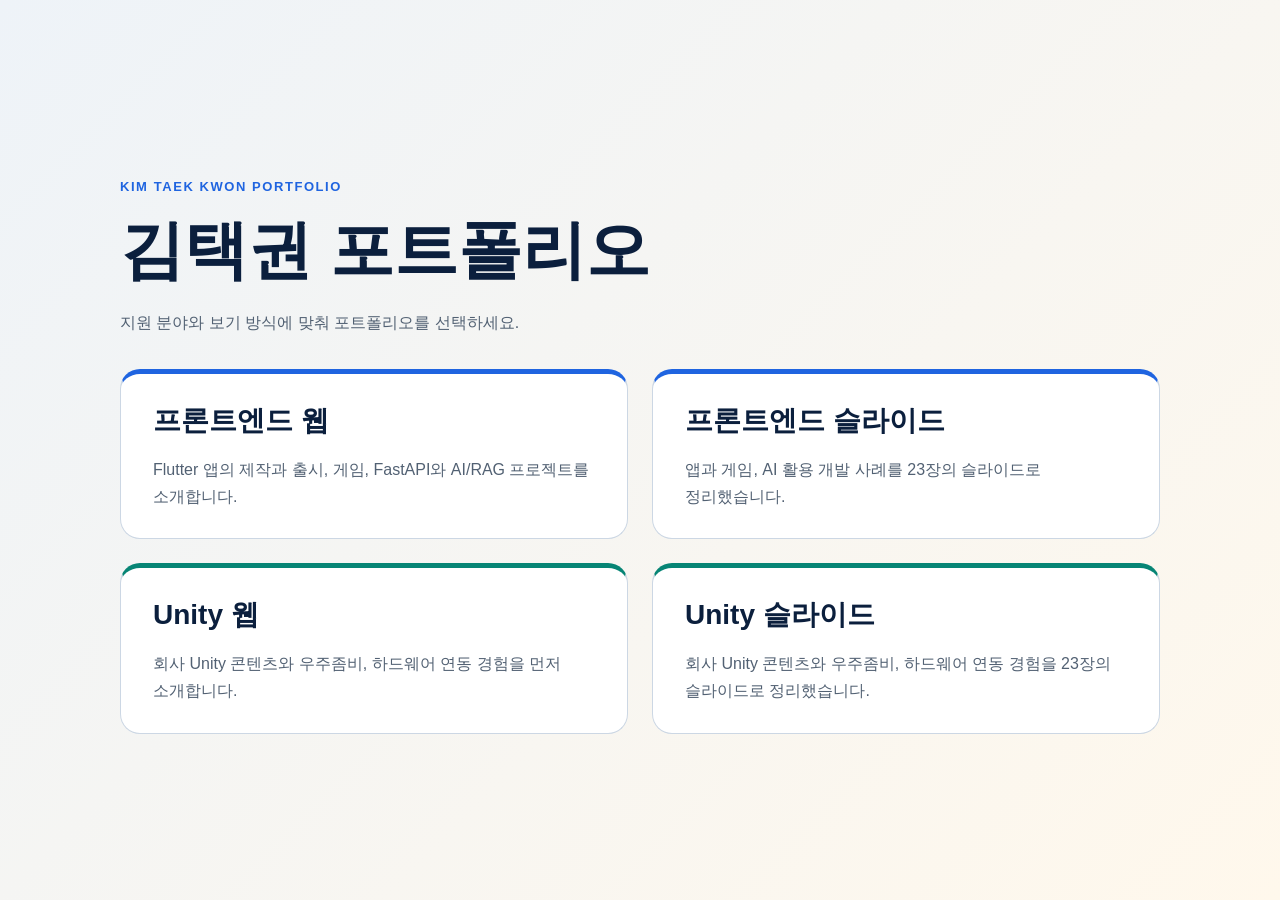
<file: index.html>
<!doctype html>
<html lang="ko">
<head>
  <meta charset="UTF-8">
  <meta name="viewport" content="width=device-width, initial-scale=1.0">
  <title>김택권 포트폴리오</title>
  <meta name="description" content="김택권의 프론트엔드와 Unity 포트폴리오를 웹과 슬라이드로 확인하세요.">
  <style>
    * { box-sizing: border-box; }
    body { margin: 0; min-height: 100vh; display: grid; place-items: center; padding: 32px; color: #0b1f3d; background: linear-gradient(135deg, #eef3f8, #fff8ec); font-family: -apple-system, BlinkMacSystemFont, "Segoe UI", "Noto Sans KR", sans-serif; }
    main { width: min(1040px, 100%); }
    .eyebrow { color: #1f64e0; font-weight: 800; font-size: 13px; letter-spacing: .12em; }
    h1 { font-size: clamp(36px, 6vw, 64px); margin: 12px 0; word-break: keep-all; }
    .intro { color: #526173; line-height: 1.65; margin-bottom: 32px; }
    .versions { display: grid; grid-template-columns: repeat(2, minmax(0, 1fr)); gap: 24px; }
    .version { display:block; border:1px solid #ccd7e4; border-top:5px solid #1f64e0; border-radius:20px; padding:28px 32px; background:#fff; color:inherit; text-decoration:none; }
    .version.unity { border-top-color:#078575; }
    .version h2 { font-size: 28px; margin: 0 0 16px; word-break: keep-all; }
    .version p { margin:0; color:#526173; line-height:1.7; word-break:keep-all; }
    .version:hover { border-color:#1f64e0; background:#f8fbff; }
    .version.unity:hover { border-color:#078575; background:#f5fbf8; }
    .version:focus-visible { outline:3px solid #1f64e0; outline-offset:4px; }
    @media (max-width: 700px) { body { padding: 24px 16px; } .versions { grid-template-columns: 1fr; } .version { padding: 24px; } .version p { min-height: 0; } }
  </style>
</head>
<body>
  <main>
    <p class="eyebrow">KIM TAEK KWON PORTFOLIO</p>
    <h1>김택권 포트폴리오</h1>
    <p class="intro">지원 분야와 보기 방식에 맞춰 포트폴리오를 선택하세요.</p>
    <nav class="versions" aria-label="포트폴리오 바로가기">
      <a class="version" href="./web-starter/" aria-labelledby="front-web-title">
        <h2 id="front-web-title">프론트엔드 웹</h2>
        <p>Flutter 앱의 제작과 출시, 게임, FastAPI와 AI/RAG 프로젝트를 소개합니다.</p>
      </a>
      <a class="version" href="./portfolio-ppt/" aria-labelledby="front-slides-title">
        <h2 id="front-slides-title">프론트엔드 슬라이드</h2>
        <p>앱과 게임, AI 활용 개발 사례를 23장의 슬라이드로 정리했습니다.</p>
      </a>
      <a class="version unity" href="./Unity_Portfolio/web-starter/" aria-labelledby="unity-web-title">
        <h2 id="unity-web-title">Unity 웹</h2>
        <p>회사 Unity 콘텐츠와 우주좀비, 하드웨어 연동 경험을 먼저 소개합니다.</p>
      </a>
      <a class="version unity" href="./Unity_Portfolio/portfolio-ppt/" aria-labelledby="unity-slides-title">
        <h2 id="unity-slides-title">Unity 슬라이드</h2>
        <p>회사 Unity 콘텐츠와 우주좀비, 하드웨어 연동 경험을 23장의 슬라이드로 정리했습니다.</p>
      </a>
    </nav>
  </main>
</body>
</html>
</file>
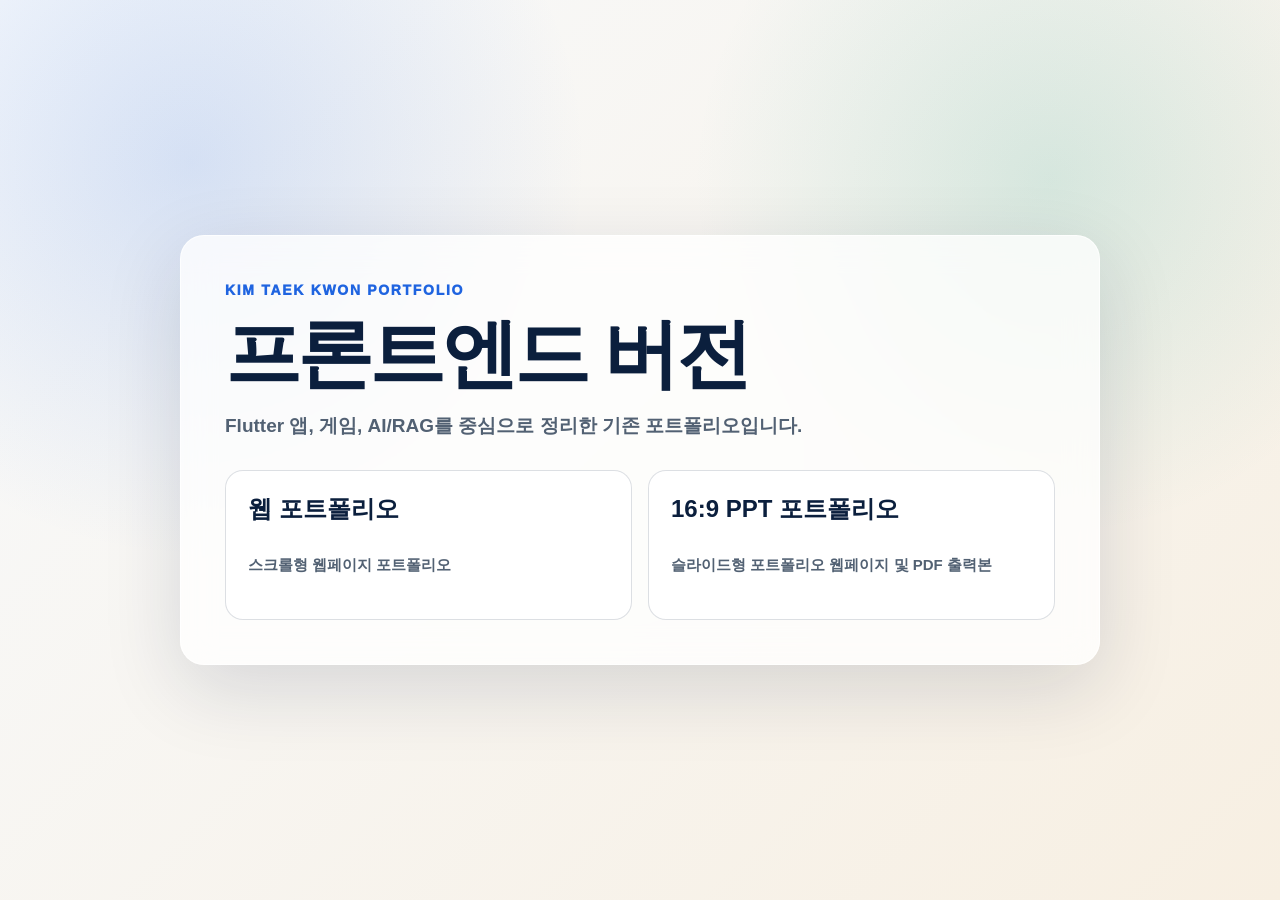
<file: Front_Portfolio/index.html>
<!doctype html>
<html lang="ko">
<head>
  <meta charset="UTF-8">
  <meta name="viewport" content="width=device-width, initial-scale=1.0">
  <title>김택권 프론트엔드 포트폴리오</title>
  <style>
    :root {
      --bg: #eef3f8;
      --ink: #0b1f3d;
      --muted: #526173;
      --blue: #1f64e0;
      --line: rgba(11, 31, 61, 0.14);
    }
    * { box-sizing: border-box; }
    body {
      margin: 0;
      min-height: 100vh;
      display: grid;
      place-items: center;
      padding: 40px;
      background:
        radial-gradient(circle at 15% 18%, rgba(31, 100, 224, 0.16), transparent 30%),
        radial-gradient(circle at 82% 20%, rgba(8, 148, 127, 0.14), transparent 28%),
        linear-gradient(135deg, #f8fafc, #f7efe2);
      color: var(--ink);
      font-family: Pretendard, "Noto Sans KR", -apple-system, BlinkMacSystemFont, "Segoe UI", sans-serif;
    }
    main {
      width: min(920px, 100%);
      padding: 44px;
      border: 1px solid rgba(255,255,255,0.74);
      border-radius: 24px;
      background: rgba(255,255,255,0.76);
      box-shadow: 0 24px 80px rgba(11, 31, 61, 0.14);
      backdrop-filter: blur(16px);
    }
    p { color: var(--muted); font-size: 19px; font-weight: 700; line-height: 1.55; }
    h1 { margin: 0 0 12px; font-size: clamp(44px, 7vw, 76px); line-height: 1; letter-spacing: -0.05em; }
    .eyebrow { margin: 0 0 14px; color: var(--blue); font-size: 14px; font-weight: 950; letter-spacing: 0.12em; }
    .links { display: grid; grid-template-columns: repeat(2, minmax(0, 1fr)); gap: 16px; margin-top: 30px; }
    a {
      display: grid;
      gap: 8px;
      min-height: 150px;
      padding: 22px;
      border: 1px solid var(--line);
      border-radius: 18px;
      background: #fff;
      color: inherit;
      text-decoration: none;
    }
    a:hover { border-color: var(--blue); transform: translateY(-2px); }
    b { font-size: 24px; }
    span { color: var(--muted); font-size: 15px; font-weight: 780; line-height: 1.45; }
    @media (max-width: 720px) { body { padding: 18px; } main { padding: 26px; } .links { grid-template-columns: 1fr; } }
  </style>
</head>
<body>
  <main>
    <p class="eyebrow">KIM TAEK KWON PORTFOLIO</p>
    <h1>프론트엔드 버전</h1>
    <p>Flutter 앱, 게임, AI/RAG를 중심으로 정리한 기존 포트폴리오입니다.</p>
    <div class="links">
      <a href="./web-starter/">
        <b>웹 포트폴리오</b>
        <span>스크롤형 웹페이지 포트폴리오</span>
      </a>
      <a href="./portfolio-ppt/">
        <b>16:9 PPT 포트폴리오</b>
        <span>슬라이드형 포트폴리오 웹페이지 및 PDF 출력본</span>
      </a>
    </div>
  </main>
</body>
</html>
</file>
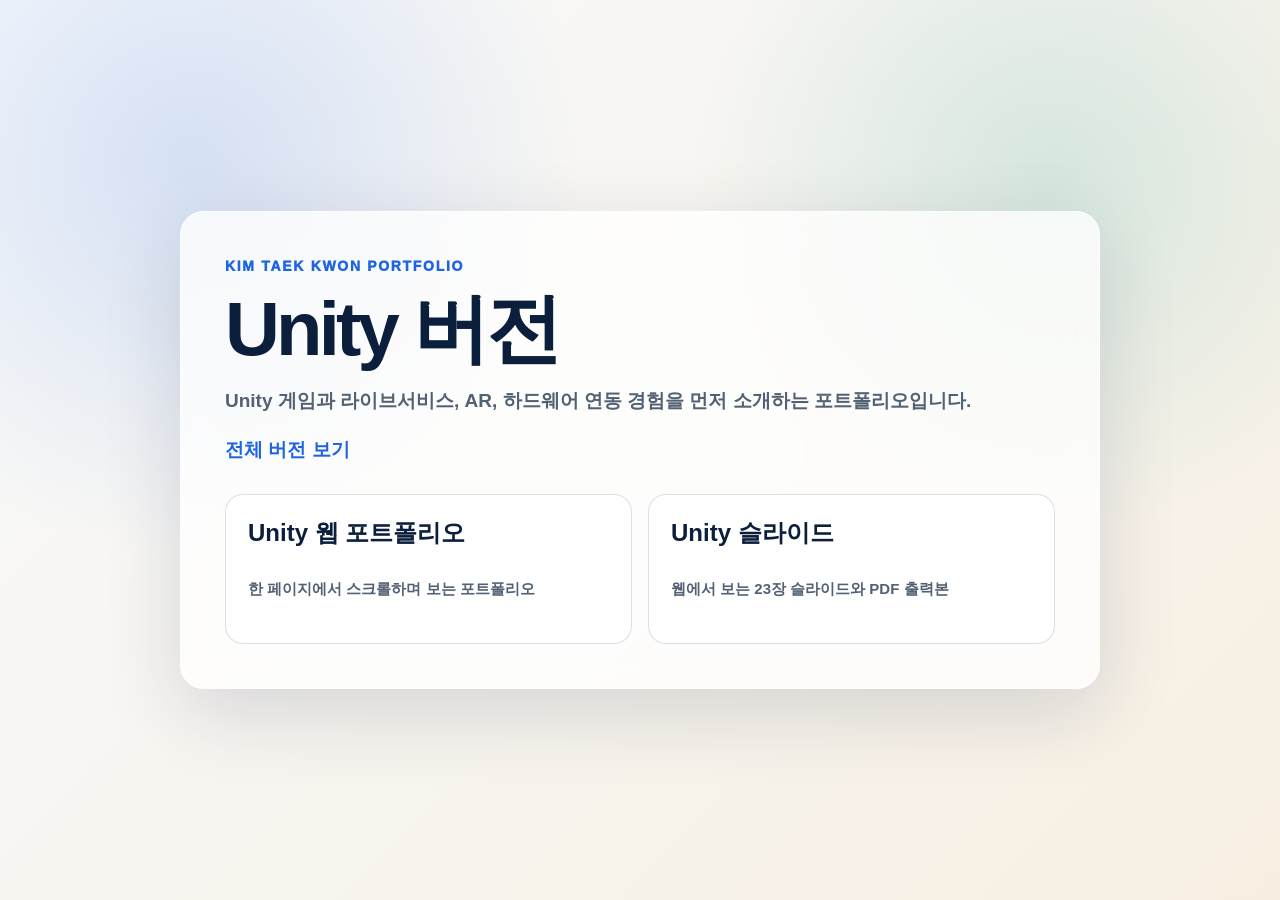
<file: Unity_Portfolio/index.html>
<!doctype html>
<html lang="ko">
<head>
  <meta charset="UTF-8">
  <meta name="viewport" content="width=device-width, initial-scale=1.0">
  <title>김택권 Unity 포트폴리오</title>
  <style>
    :root {
      --bg: #eef3f8;
      --ink: #0b1f3d;
      --muted: #526173;
      --blue: #1f64e0;
      --line: rgba(11, 31, 61, 0.14);
    }
    * { box-sizing: border-box; }
    body {
      margin: 0;
      min-height: 100vh;
      display: grid;
      place-items: center;
      padding: 40px;
      background:
        radial-gradient(circle at 15% 18%, rgba(31, 100, 224, 0.16), transparent 30%),
        radial-gradient(circle at 82% 20%, rgba(8, 148, 127, 0.14), transparent 28%),
        linear-gradient(135deg, #f8fafc, #f7efe2);
      color: var(--ink);
      font-family: Pretendard, "Noto Sans KR", -apple-system, BlinkMacSystemFont, "Segoe UI", sans-serif;
    }
    main {
      width: min(920px, 100%);
      padding: 44px;
      border: 1px solid rgba(255,255,255,0.74);
      border-radius: 24px;
      background: rgba(255,255,255,0.76);
      box-shadow: 0 24px 80px rgba(11, 31, 61, 0.14);
      backdrop-filter: blur(16px);
    }
    p { color: var(--muted); font-size: 19px; font-weight: 700; line-height: 1.55; }
    h1 { margin: 0 0 12px; font-size: clamp(44px, 7vw, 76px); line-height: 1; letter-spacing: -0.05em; }
    .eyebrow { margin: 0 0 14px; color: var(--blue); font-size: 14px; font-weight: 950; letter-spacing: 0.12em; }
    .links { display: grid; grid-template-columns: repeat(2, minmax(0, 1fr)); gap: 16px; margin-top: 30px; }
    a {
      display: grid;
      gap: 8px;
      min-height: 150px;
      padding: 22px;
      border: 1px solid var(--line);
      border-radius: 18px;
      background: #fff;
      color: inherit;
      text-decoration: none;
    }
    a.back { display: inline; padding: 0; border: 0; background: none; min-height: 0; color: var(--blue); }
    a:hover { border-color: var(--blue); transform: translateY(-2px); }
    b { font-size: 24px; }
    span { color: var(--muted); font-size: 15px; font-weight: 780; line-height: 1.45; }
    @media (max-width: 720px) { body { padding: 18px; } main { padding: 26px; } .links { grid-template-columns: 1fr; } }
  </style>
</head>
<body>
  <main>
    <p class="eyebrow">KIM TAEK KWON PORTFOLIO</p>
    <h1>Unity 버전</h1>
    <p>Unity 게임과 라이브서비스, AR, 하드웨어 연동 경험을 먼저 소개하는 포트폴리오입니다.</p>
    <p><a class="back" href="../">전체 버전 보기</a></p>
    <div class="links">
      <a href="./web-starter/">
        <b>Unity 웹 포트폴리오</b>
        <span>한 페이지에서 스크롤하며 보는 포트폴리오</span>
      </a>
      <a href="./portfolio-ppt/">
        <b>Unity 슬라이드</b>
        <span>웹에서 보는 23장 슬라이드와 PDF 출력본</span>
      </a>
    </div>
  </main>
</body>
</html>
</file>
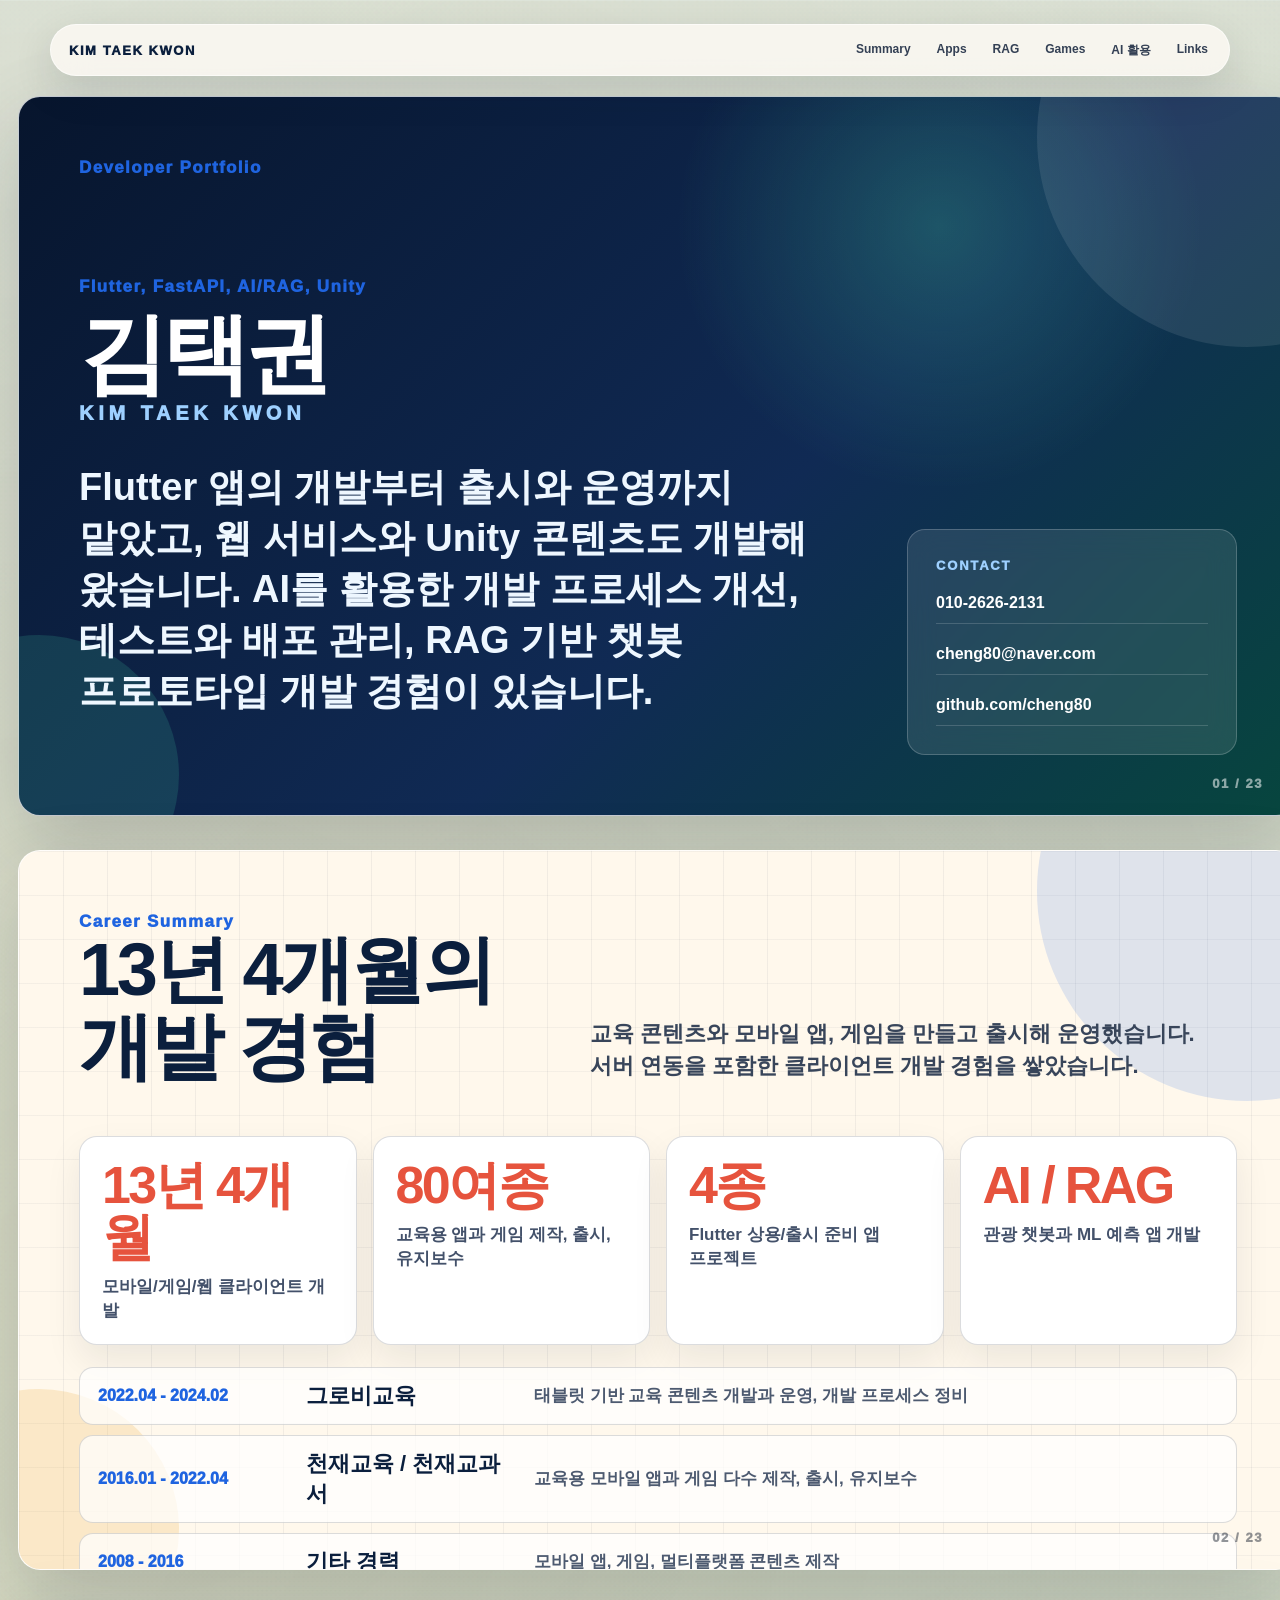
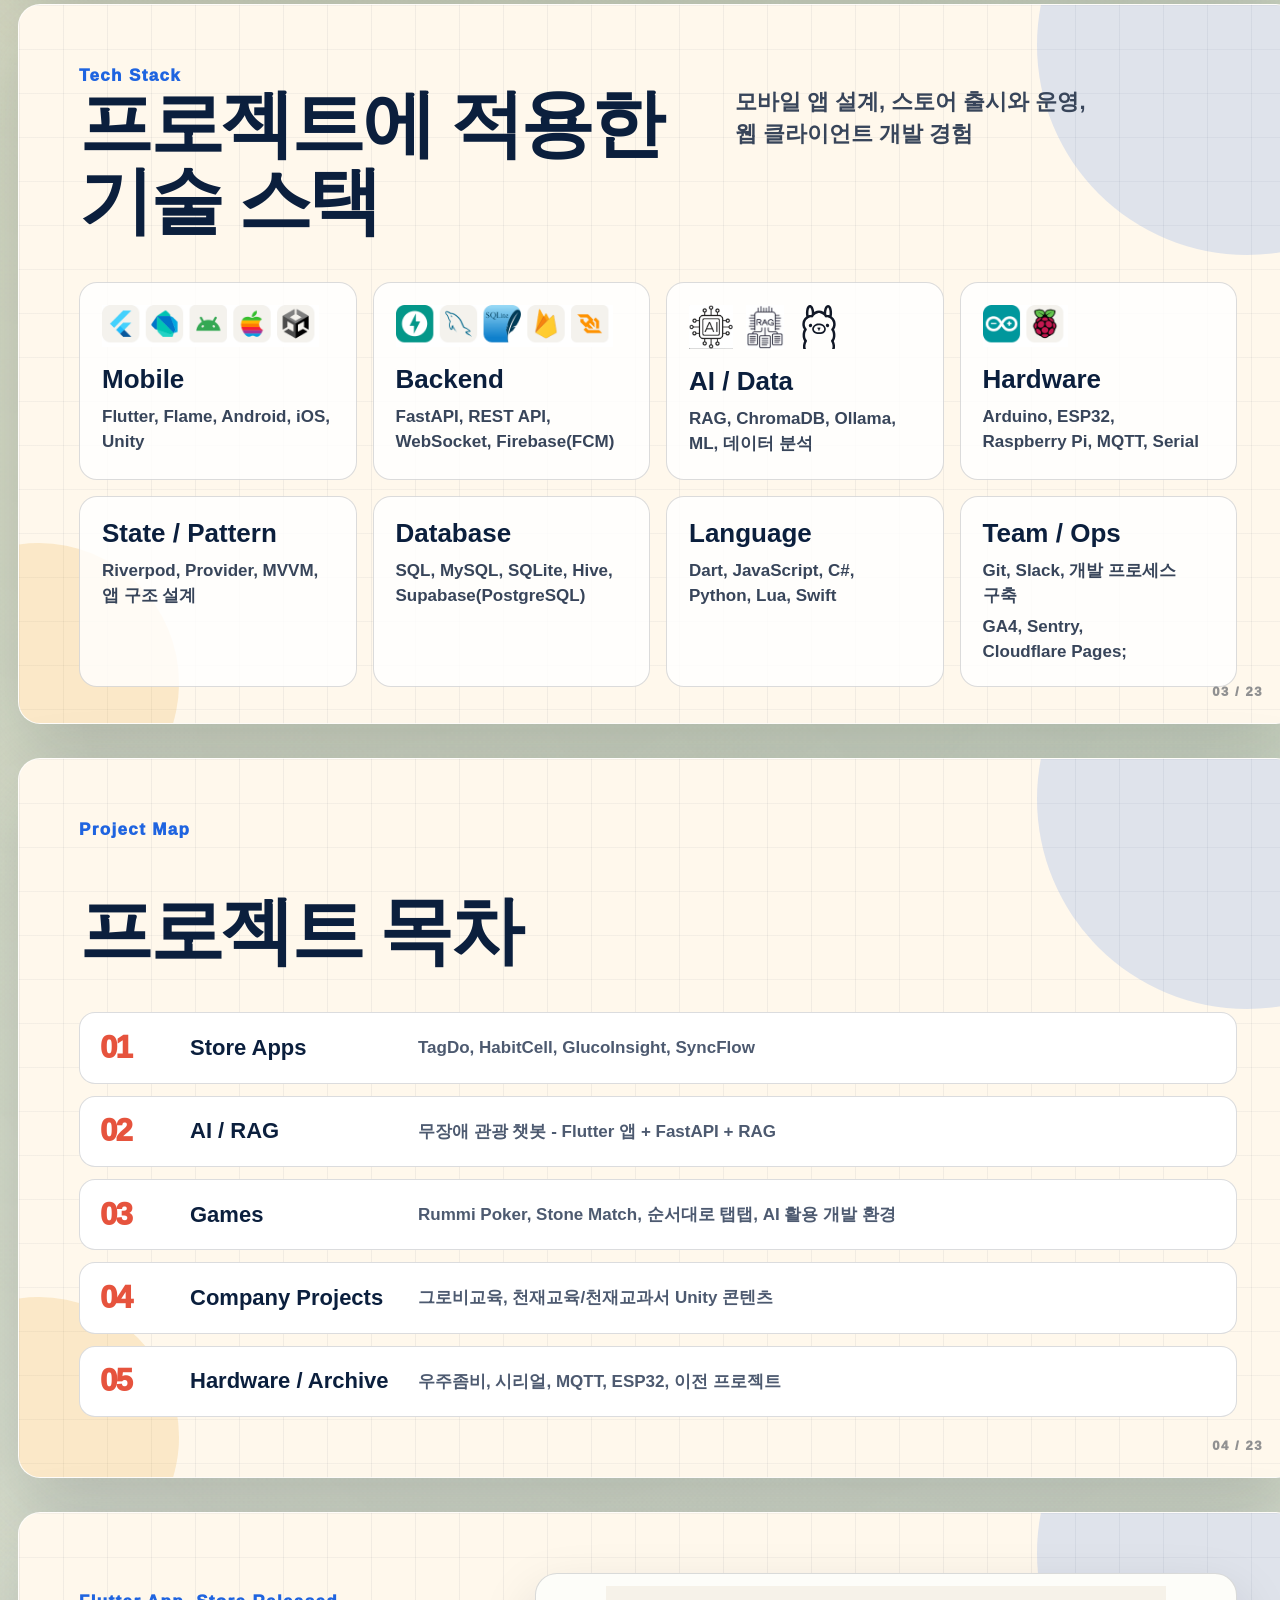
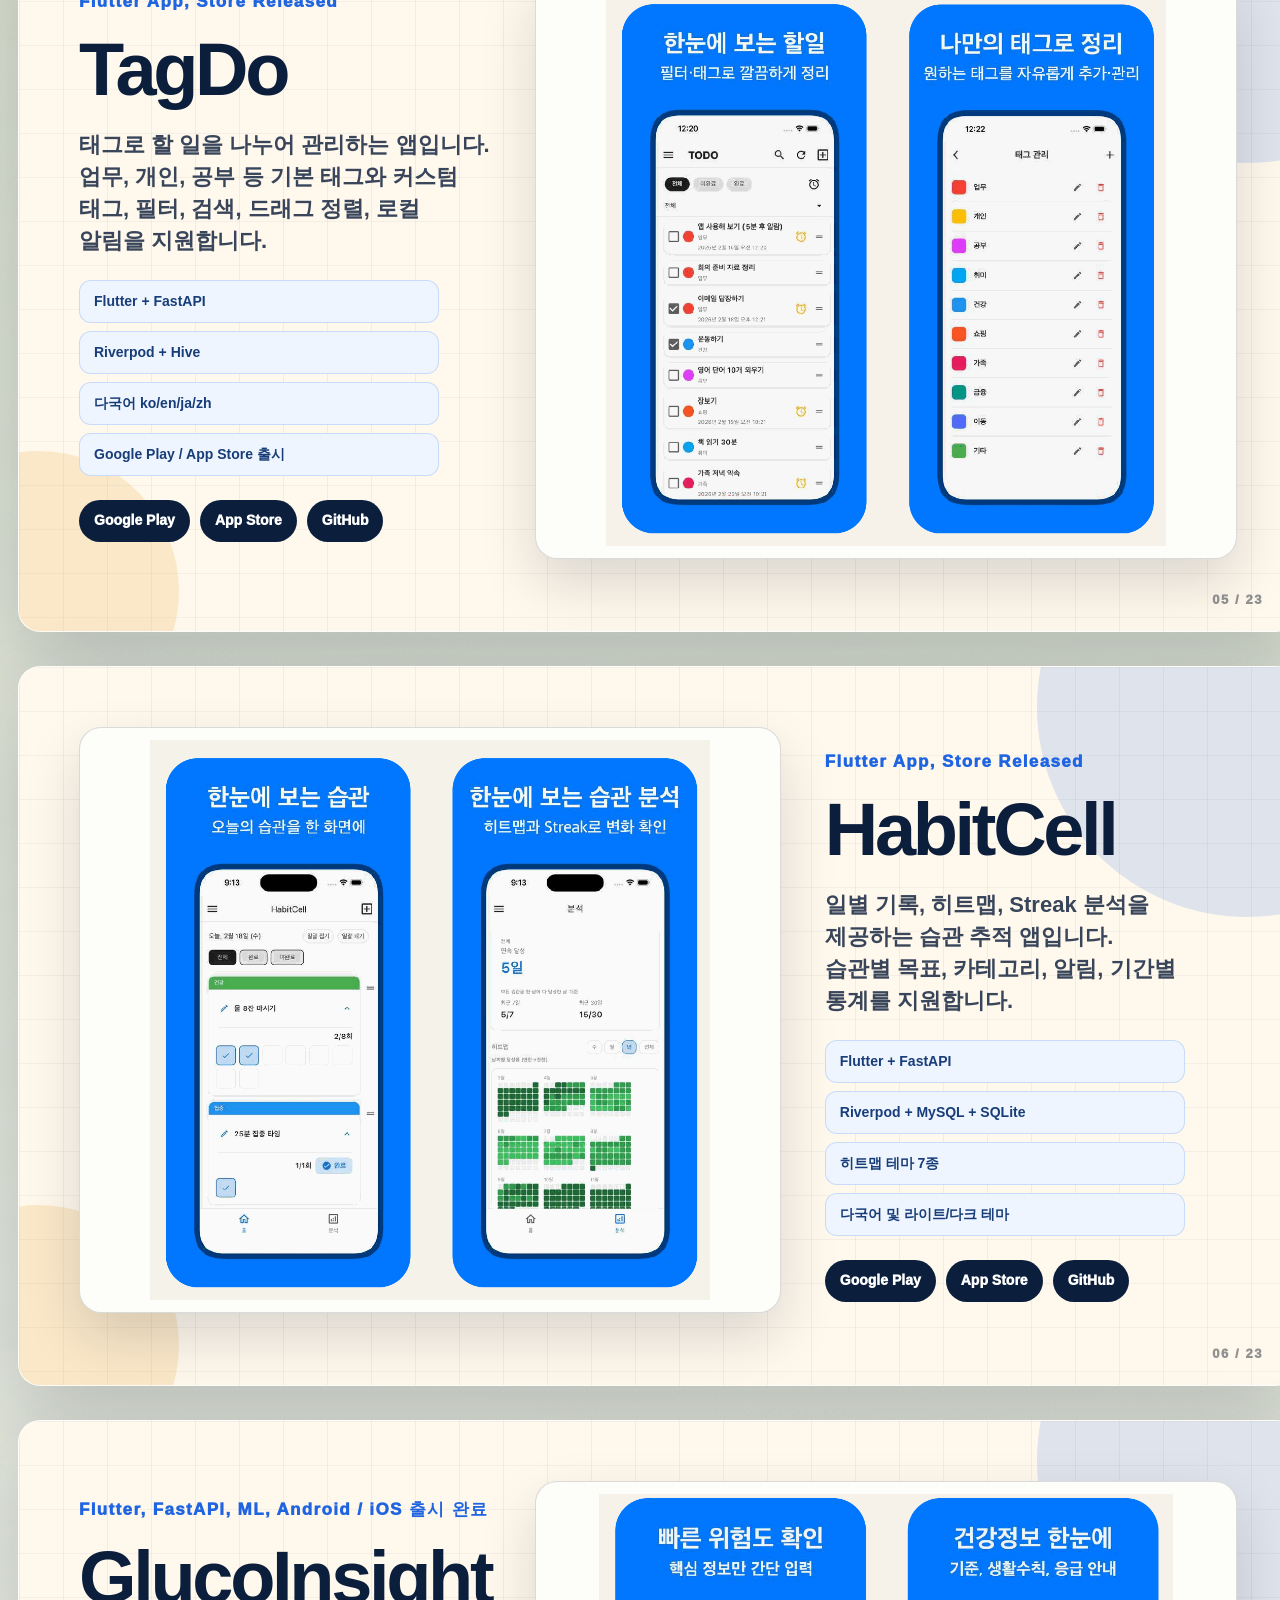
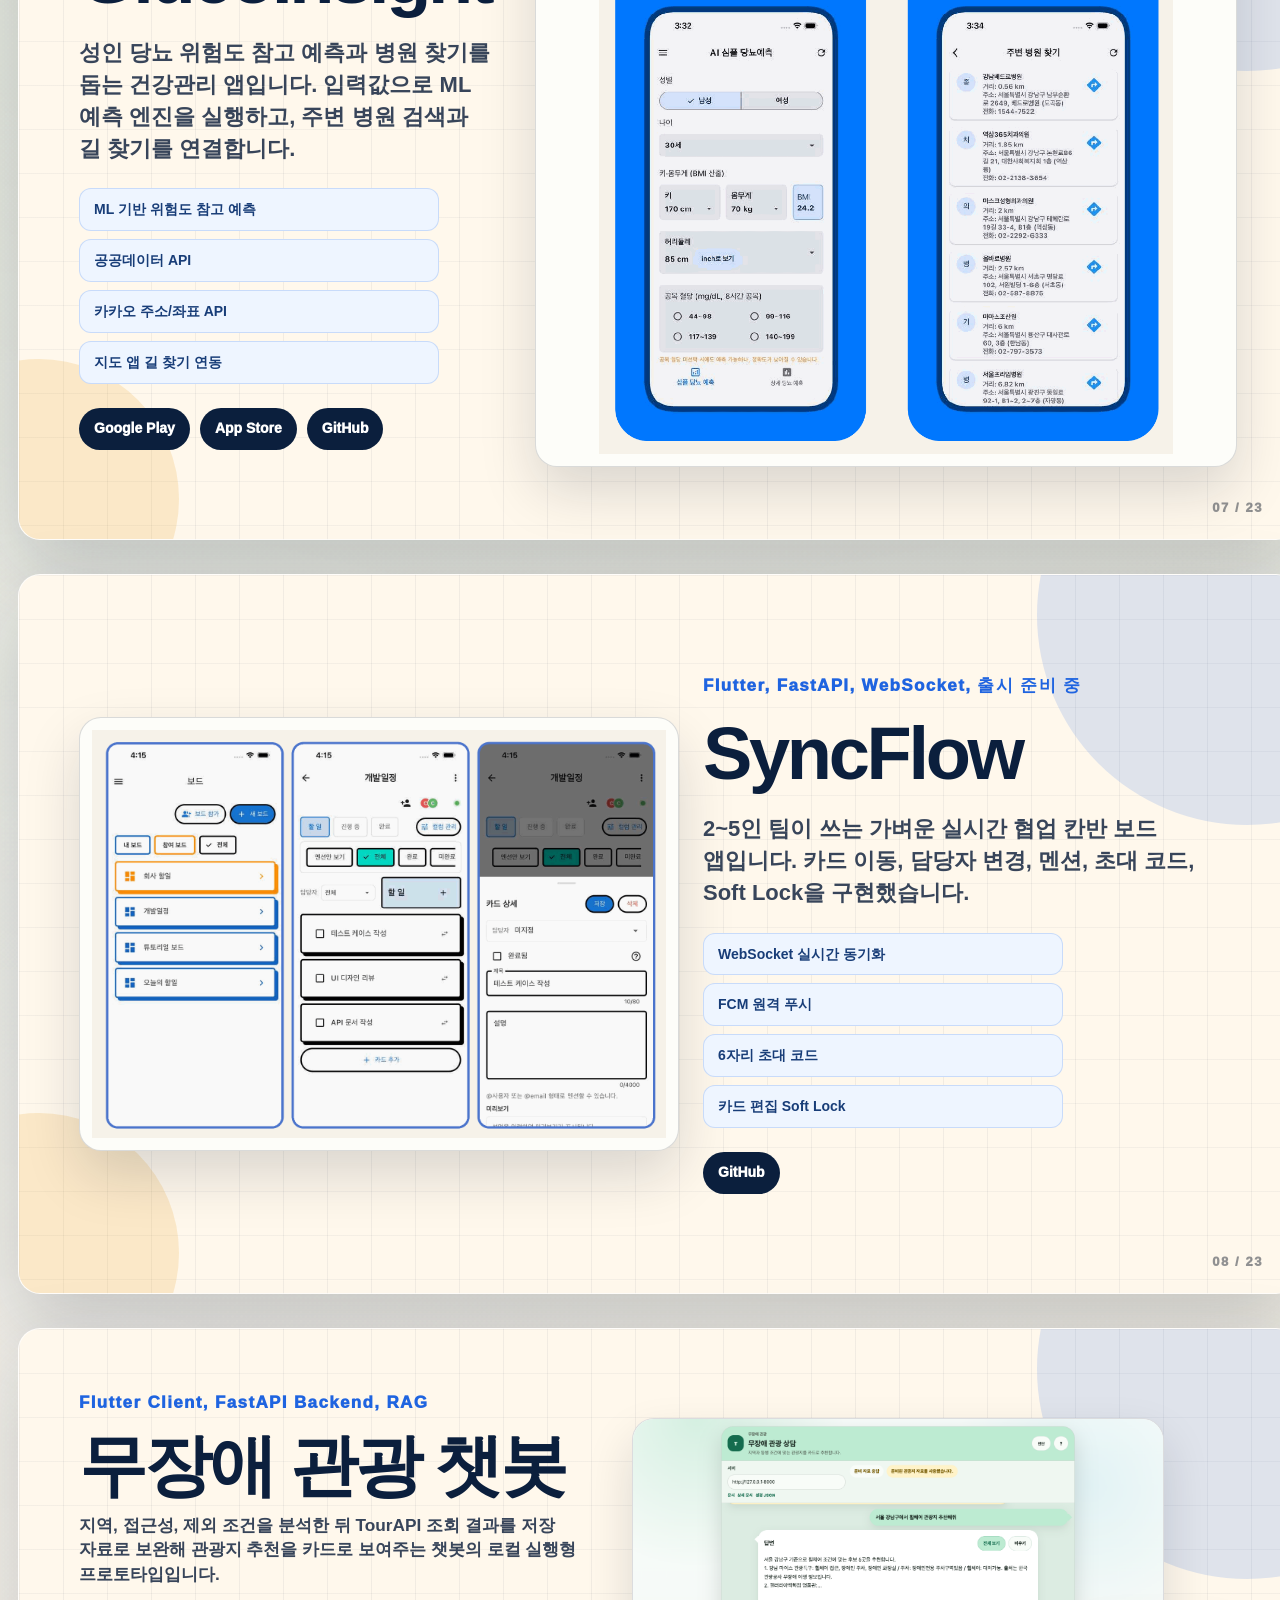
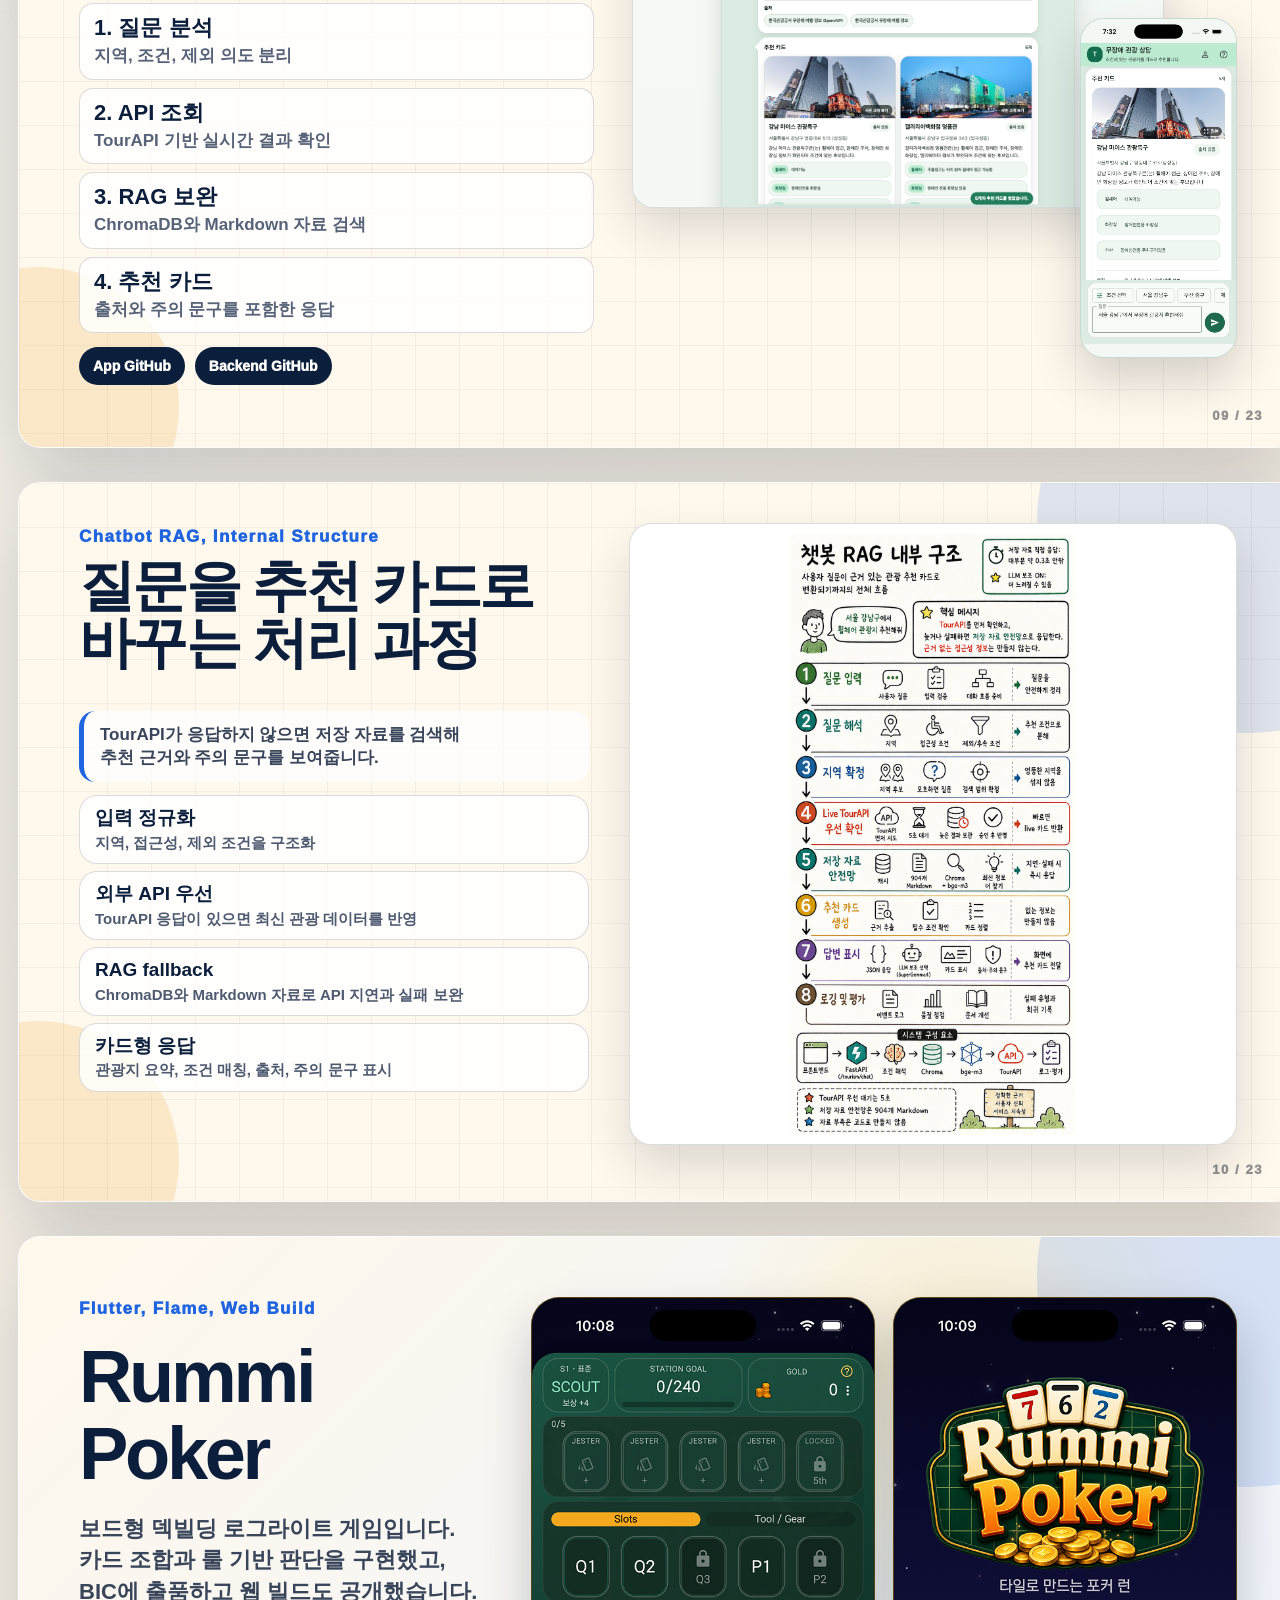
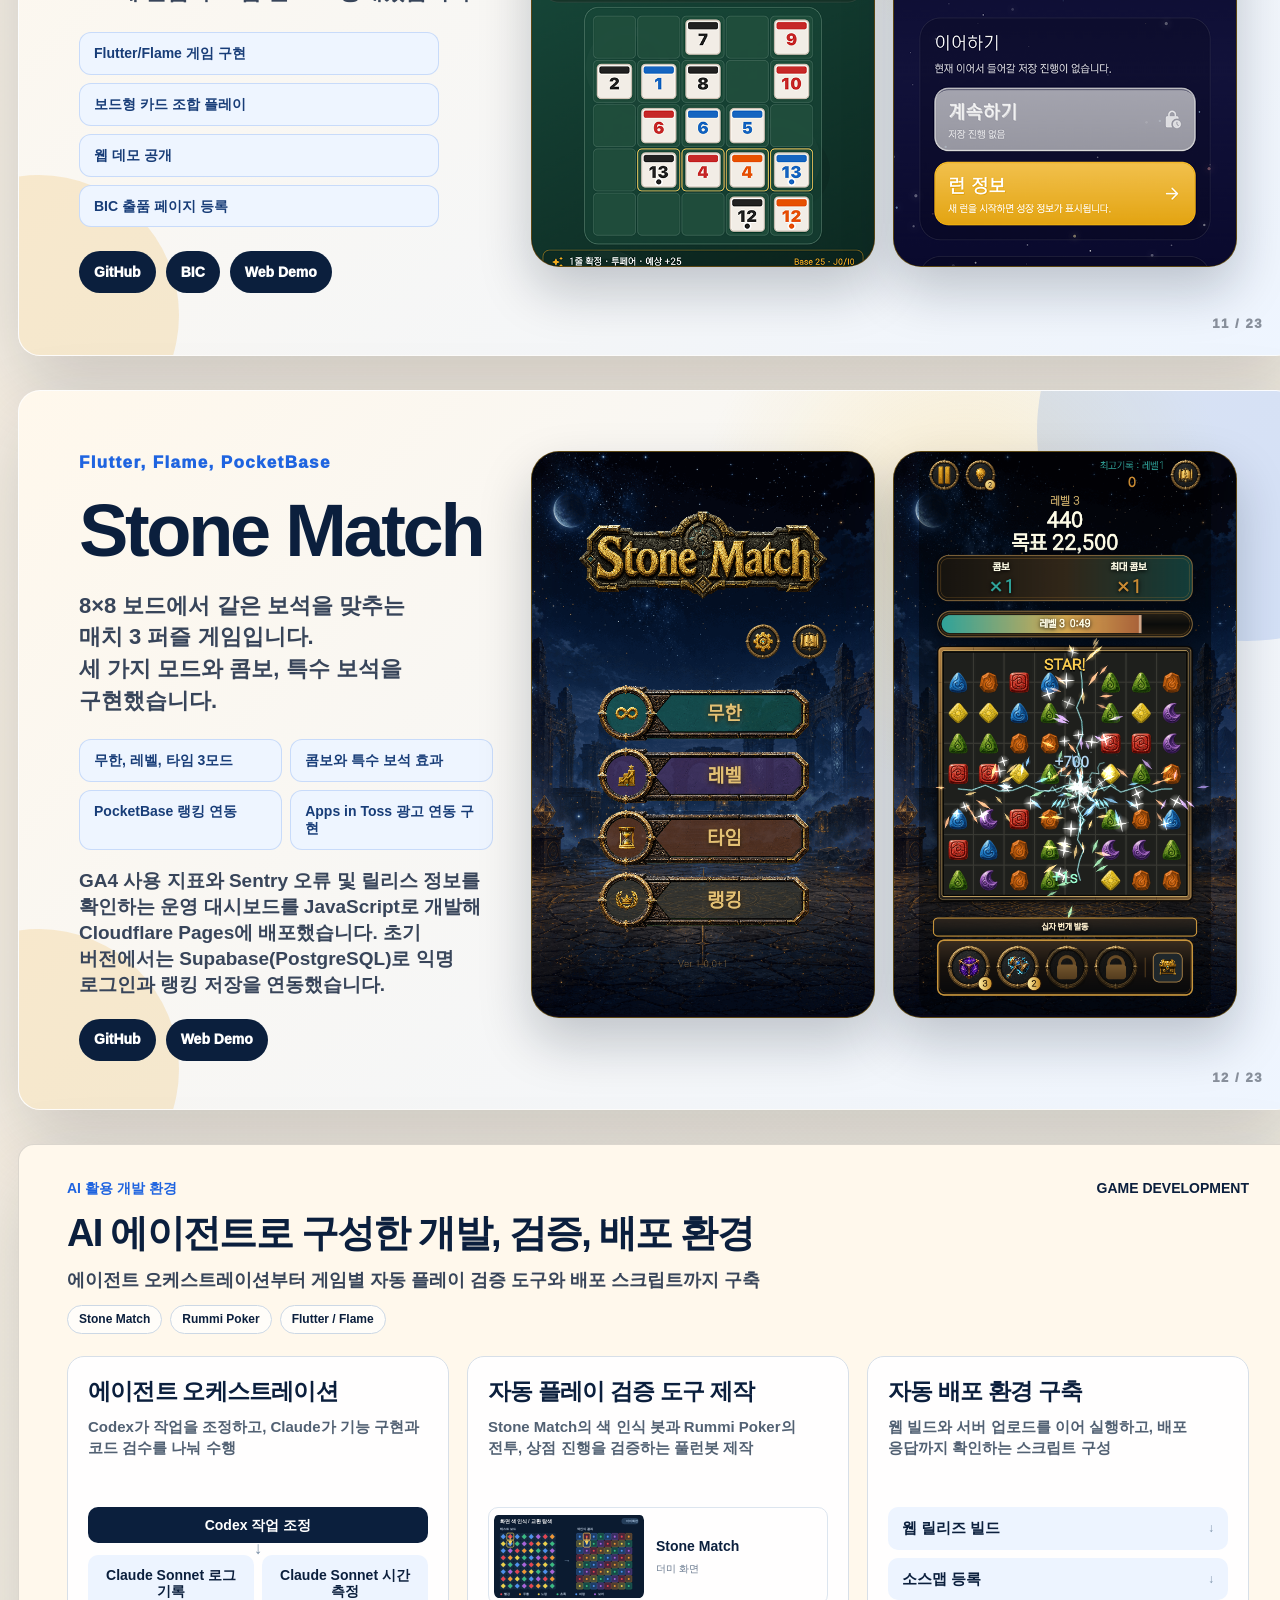
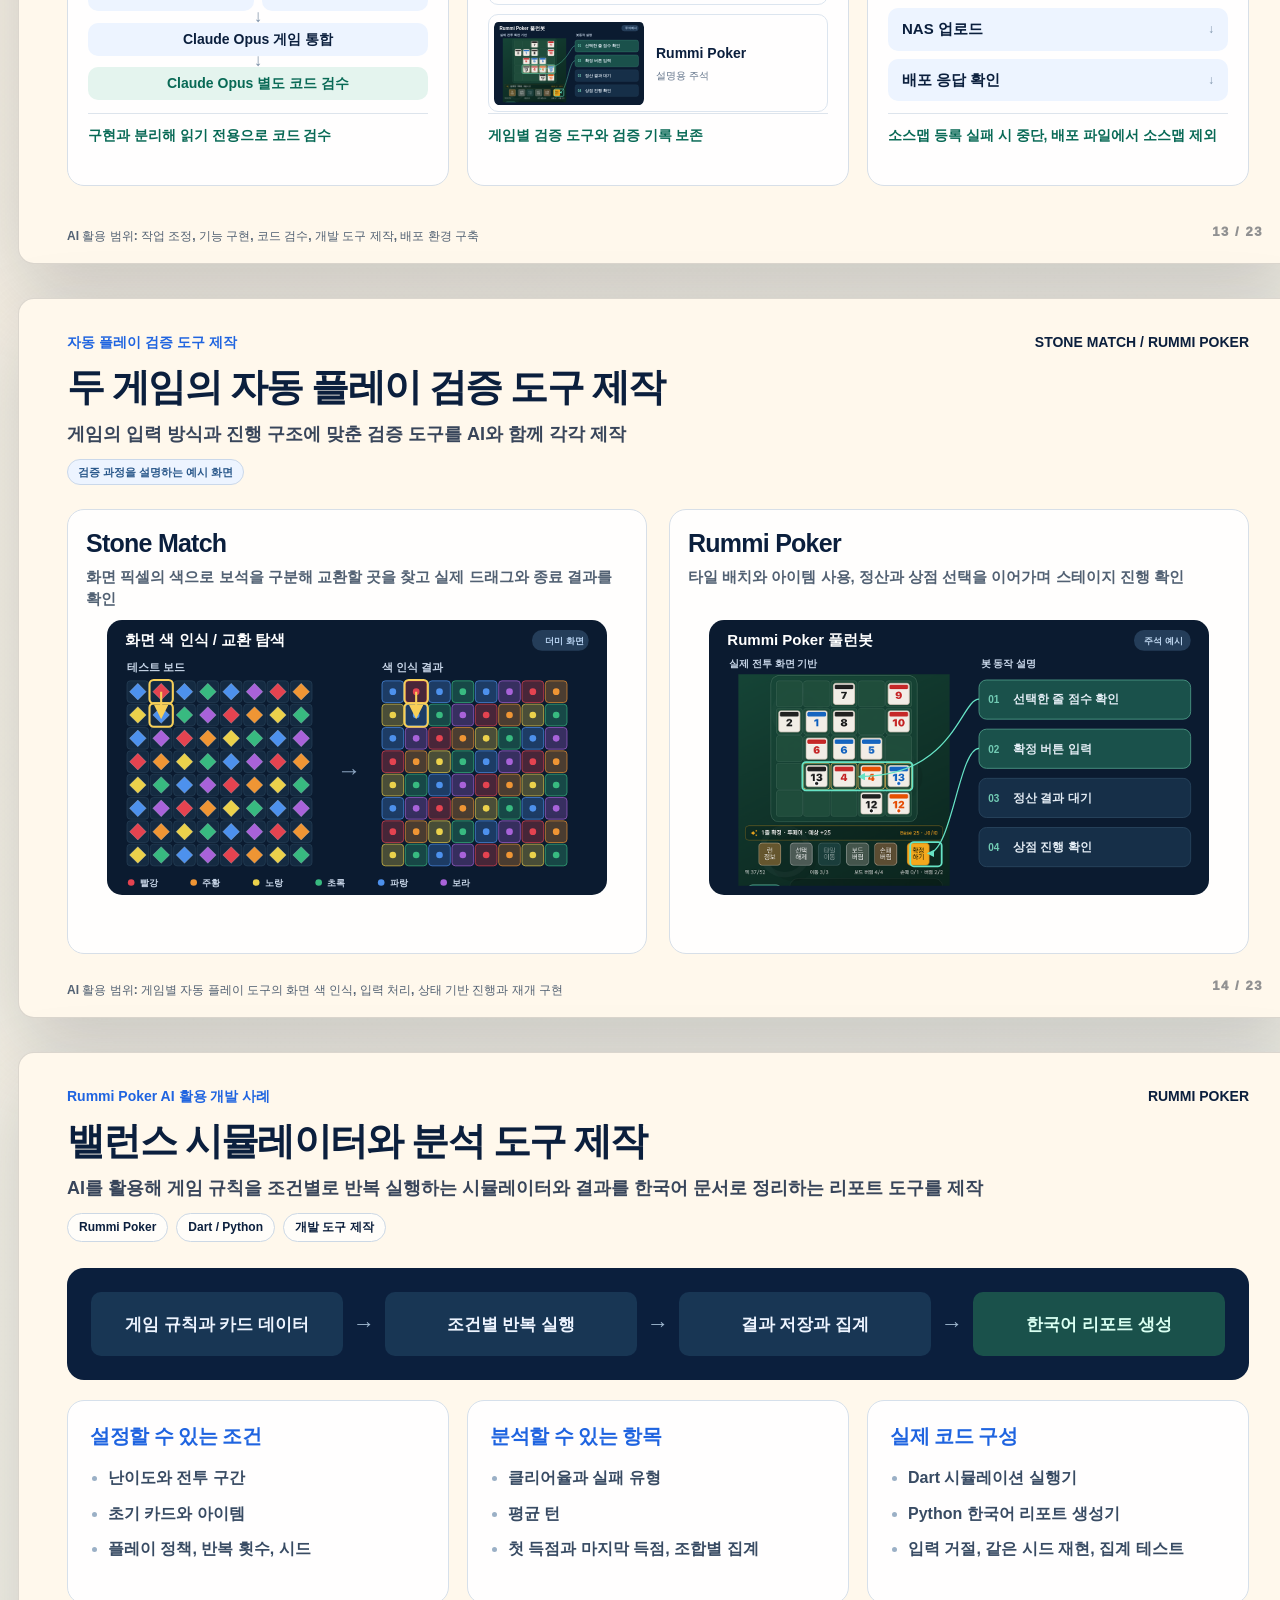
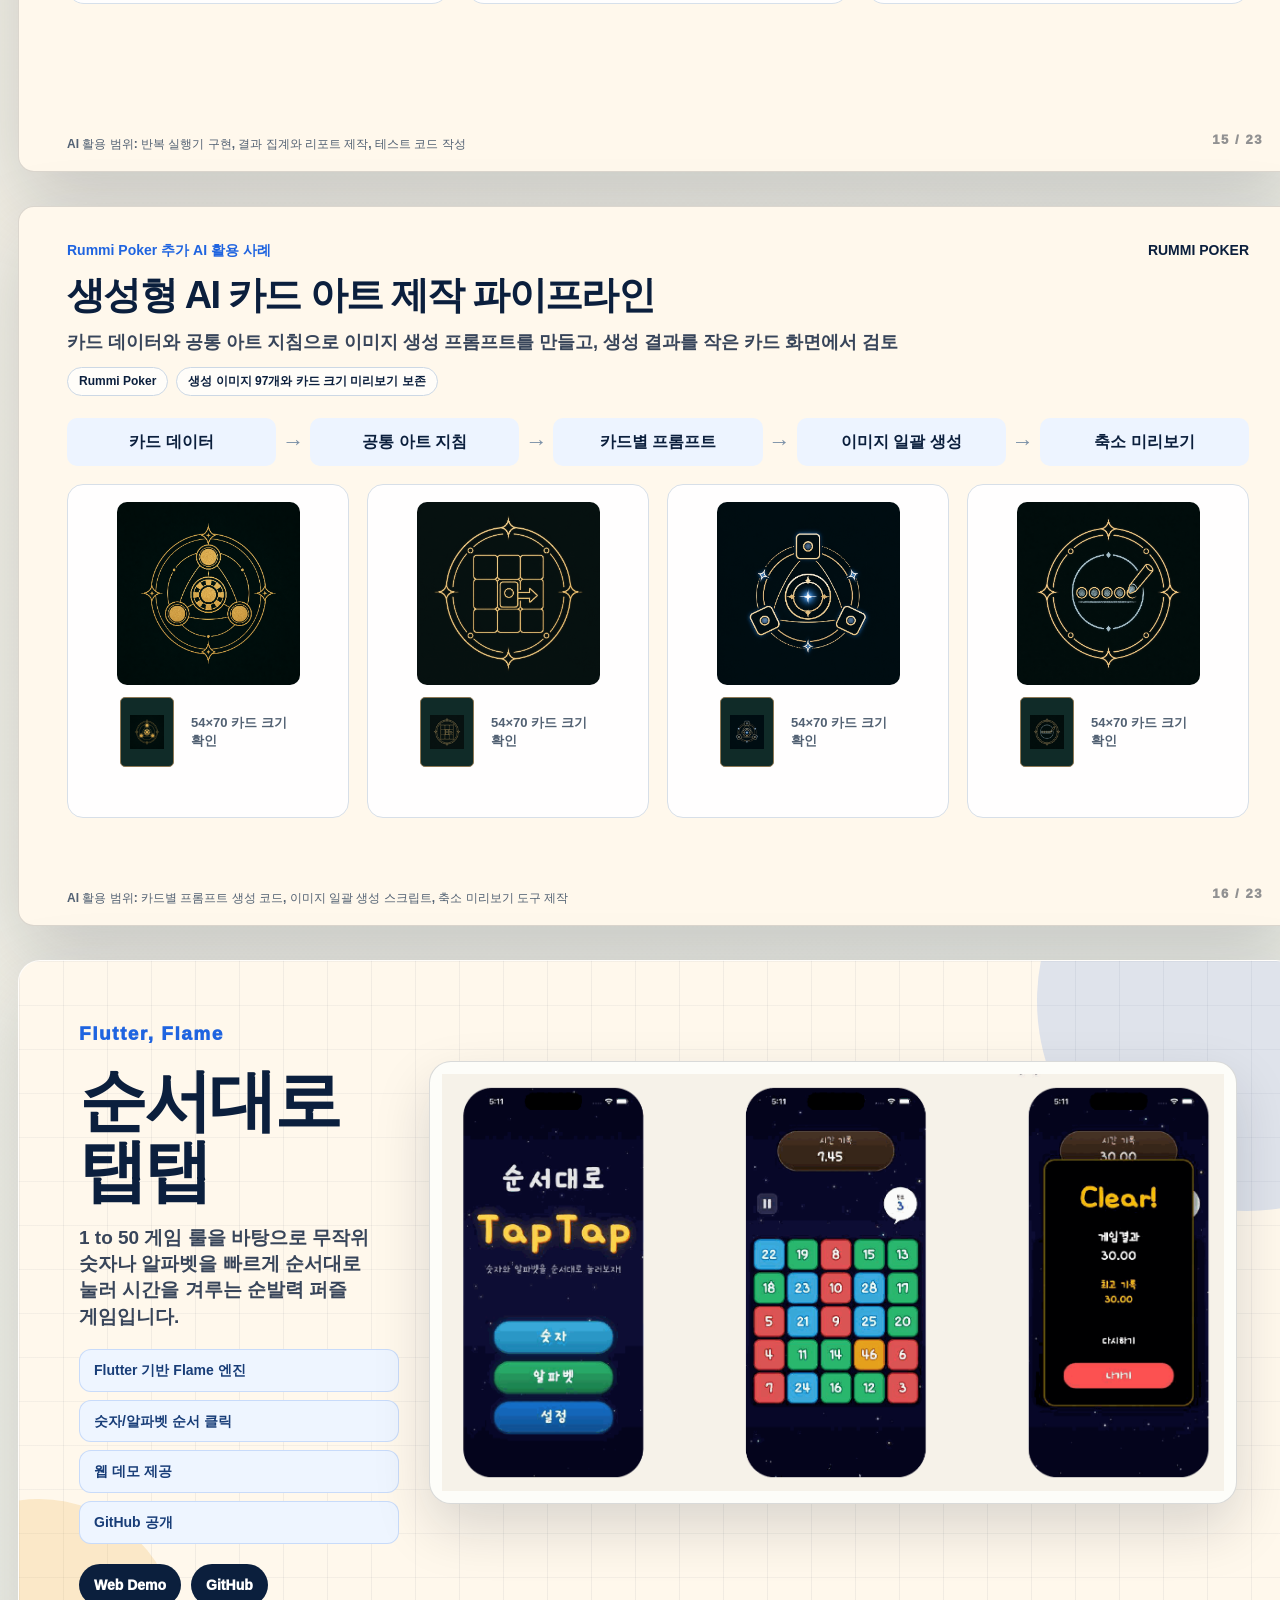
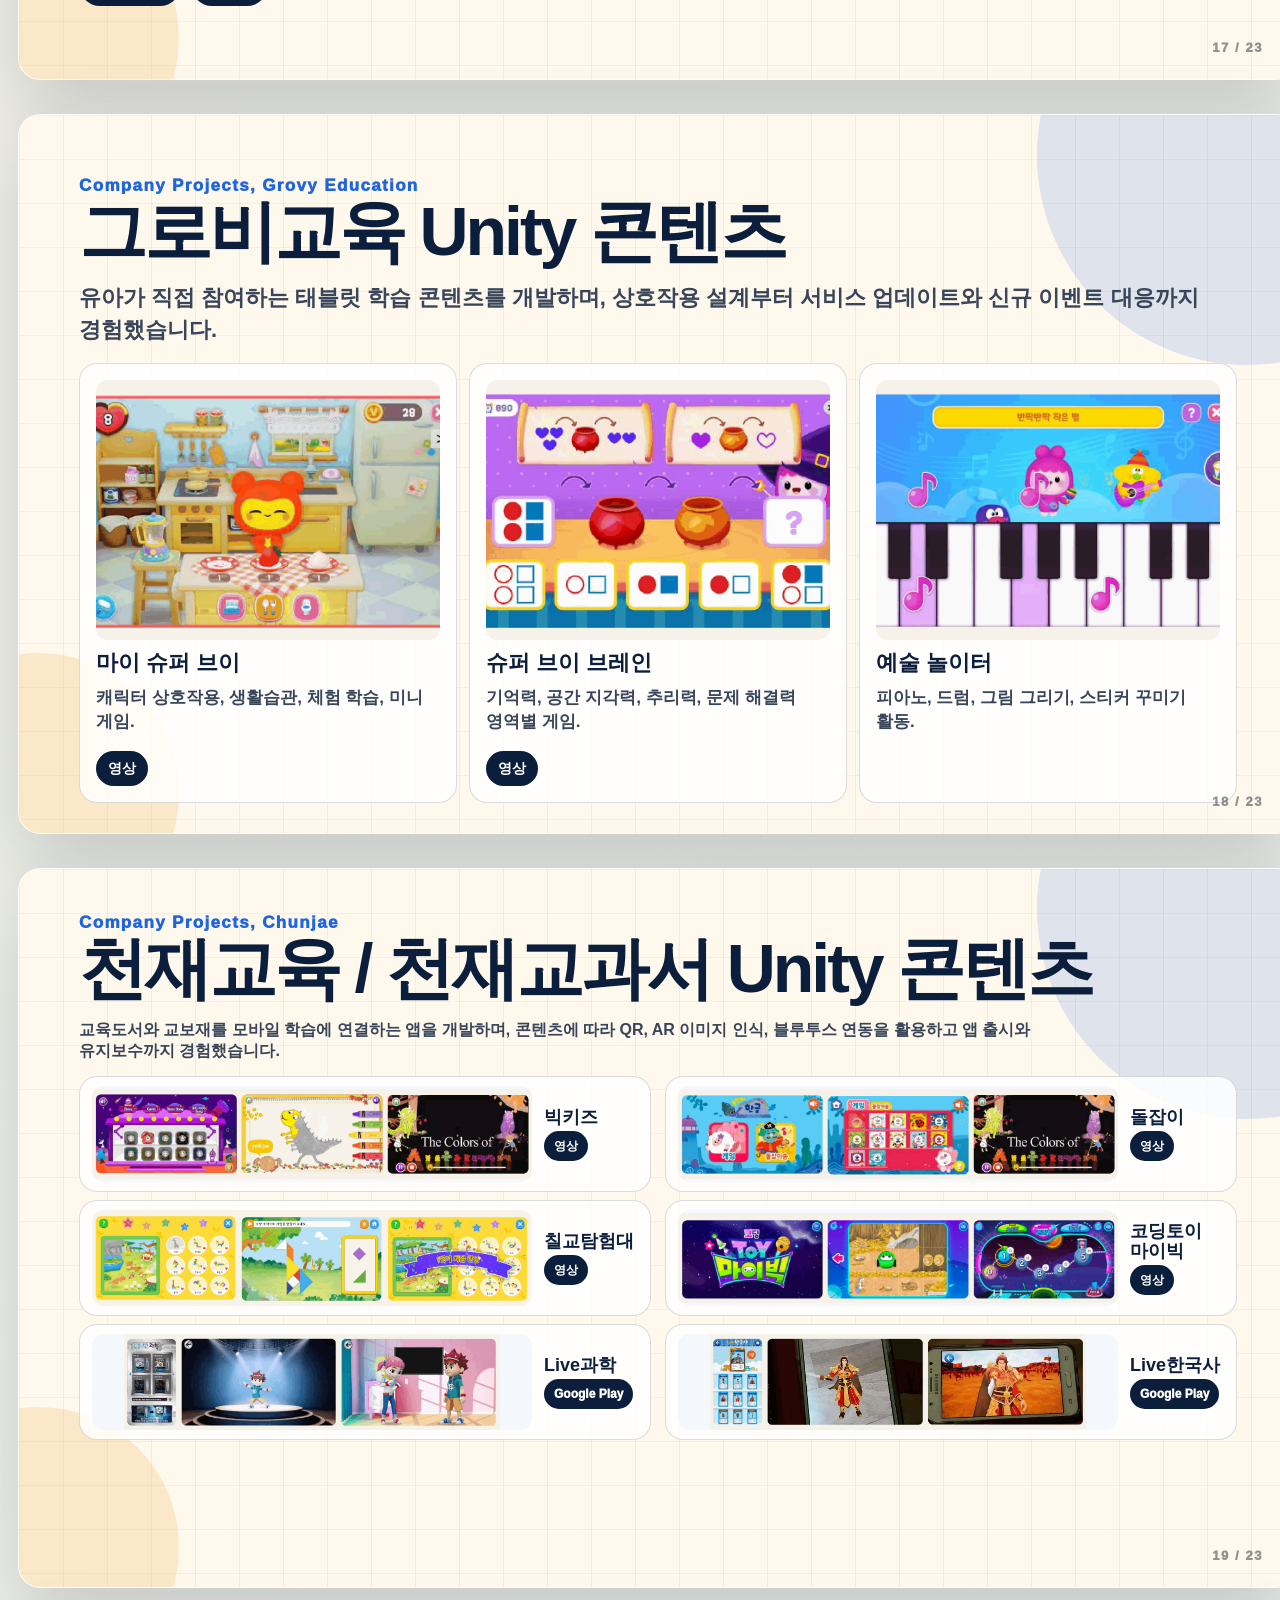
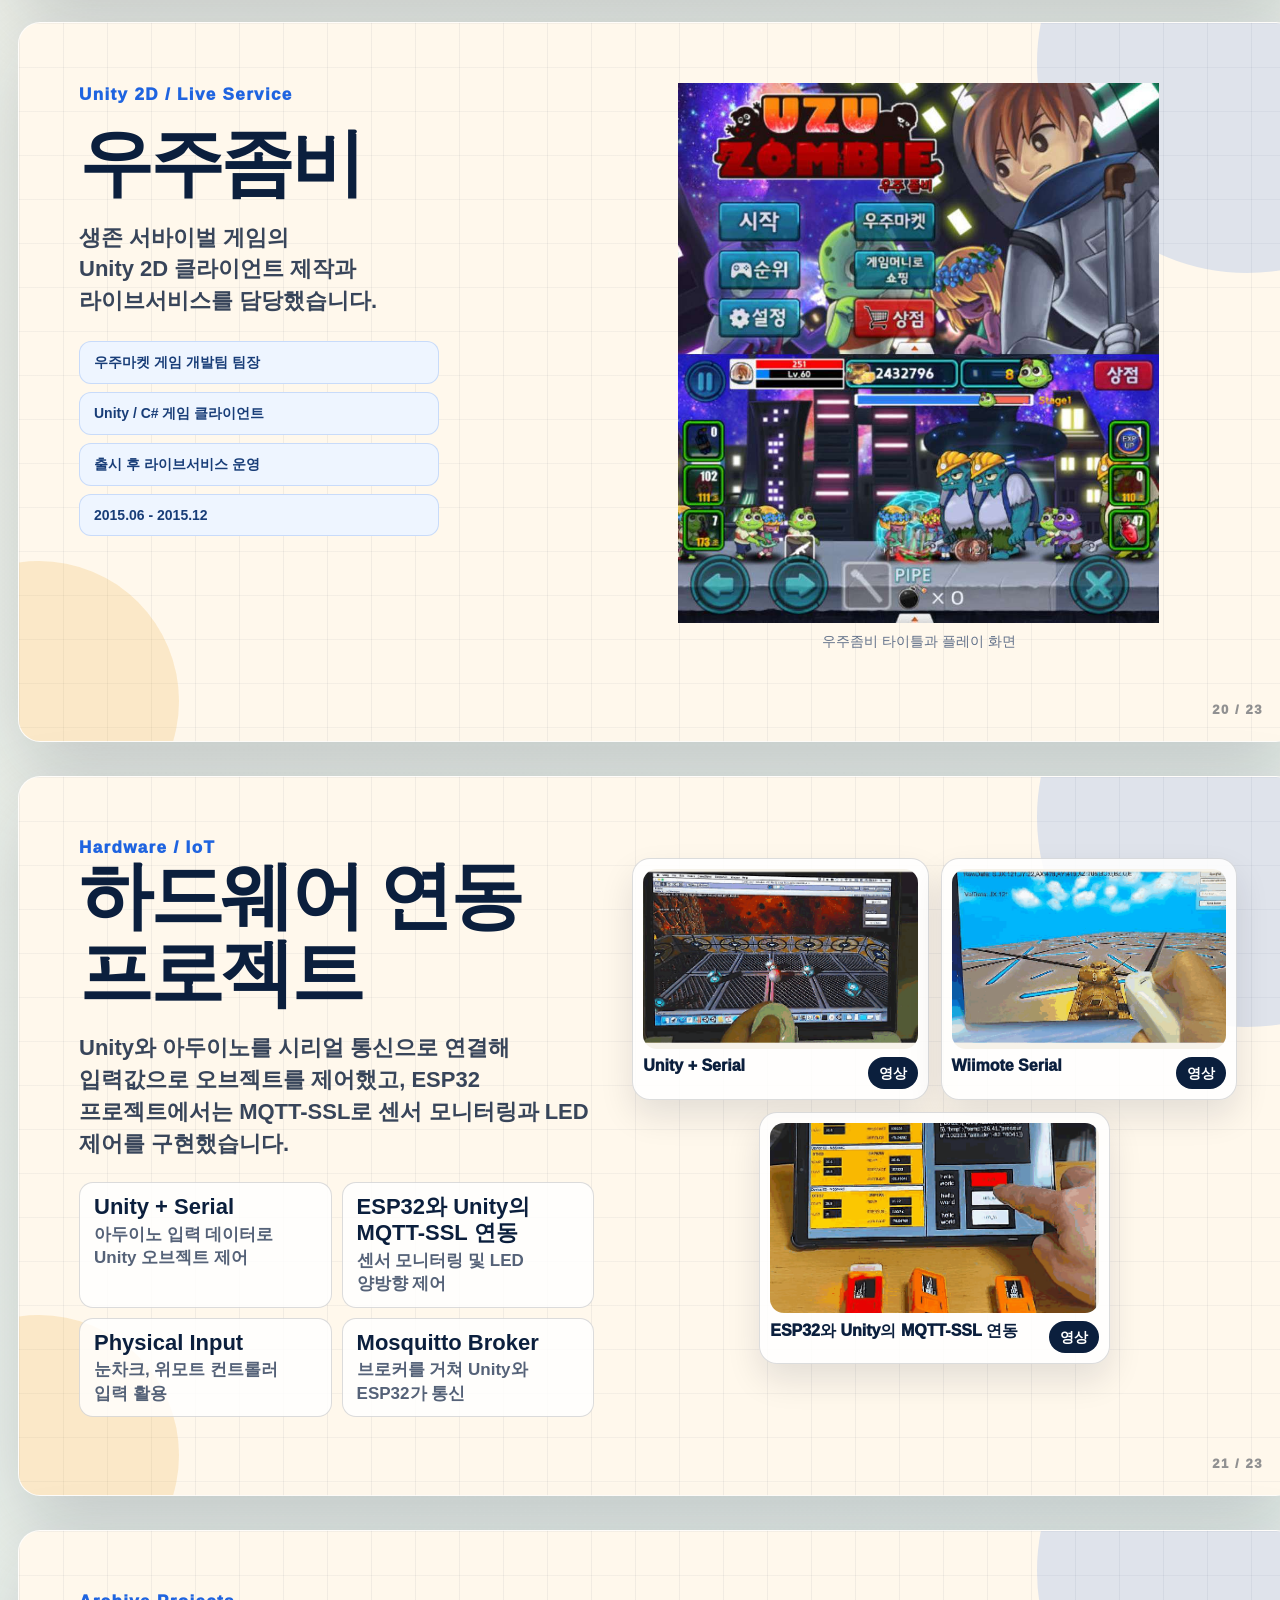
<file: Front_Portfolio/portfolio-ppt/index.html>
<!doctype html>
<html lang="ko">
<head>
  <meta charset="UTF-8">
  <meta name="viewport" content="width=device-width, initial-scale=1.0">
  <title>김택권 16:9 포트폴리오 슬라이드</title>
  <meta name="description" content="김택권 개발 포트폴리오 16:9 PPT 스타일 웹페이지">
  <link rel="stylesheet" href="./portfolio-ppt.css?v=20261115-3">
  <link rel="stylesheet" href="./assets/ai-workflow/ai-workflow.css?v=20261104-2">
</head>
<body>
  <header class="deck-nav">
    <a href="#slide-01" class="deck-brand">KIM TAEK KWON</a>
    <nav aria-label="슬라이드 빠른 이동">
      <a href="#slide-02">Summary</a>
      <a href="#slide-05">Apps</a>
      <a href="#slide-09">RAG</a>
      <a href="#slide-11">Games</a>
      <a href="#slide-13">AI 활용</a>
      <a href="#slide-23">Links</a>
    </nav>
  </header>

  <main class="deck">
    <section class="slide cover" id="slide-01">
      <div class="slide-kicker">Developer Portfolio</div>
      <div class="cover-grid">
        <div>
          <p class="overline">Flutter, FastAPI, AI/RAG, Unity</p>
          <h1>김택권</h1>
          <p class="cover-name">KIM TAEK KWON</p>
          <p class="cover-lead">Flutter 앱의 개발부터 출시와 운영까지 맡았고, 웹 서비스와 Unity 콘텐츠도 개발해 왔습니다. AI를 활용한 개발 프로세스 개선, 테스트와 배포 관리, RAG 기반 챗봇 프로토타입 개발 경험이 있습니다.</p>
        </div>
        <aside class="contact-card">
          <span>Contact</span>
          <a href="tel:01026262131">010-2626-2131</a>
          <a href="mailto:cheng80@naver.com">cheng80@naver.com</a>
          <a href="https://github.com/cheng80">github.com/cheng80</a>
        </aside>
      </div>
      <div class="slide-no">01 / 23</div>
    </section>

    <section class="slide summary" id="slide-02">
      <div class="slide-kicker">Career Summary</div>
      <div class="title-row">
        <h2>13년 4개월의 개발 경험</h2>
        <p>교육 콘텐츠와 모바일 앱, 게임을 만들고 출시해 운영했습니다.<br>서버 연동을 포함한 클라이언트 개발 경험을 쌓았습니다.</p>
      </div>
      <div class="metric-grid">
        <article><b>13년 4개월</b><span>모바일/게임/<span class="keep-phrase">웹 클라이언트</span> 개발</span></article>
        <article><b>80여종</b><span>교육용 앱과 게임 제작, 출시, <span class="keep-phrase">유지보수</span></span></article>
        <article><b>4종</b><span>Flutter 상용/출시 준비 앱 <span class="keep-phrase">프로젝트</span></span></article>
        <article><b>AI / RAG</b><span>관광 챗봇과 ML 예측 앱 개발</span></article>
      </div>
      <div class="timeline">
        <article><time>2022.04 - 2024.02</time><strong>그로비교육</strong><span>태블릿 기반 교육 콘텐츠 개발과 운영, 개발 프로세스 정비</span></article>
        <article><time>2016.01 - 2022.04</time><strong>천재교육 / 천재교과서</strong><span>교육용 모바일 앱과 게임 다수 제작, 출시, 유지보수</span></article>
        <article><time>2008 - 2016</time><strong>기타 경력</strong><span>모바일 앱, 게임, 멀티플랫폼 콘텐츠 제작</span></article>
      </div>
      <div class="slide-no">02 / 23</div>
    </section>

    <section class="slide stack" id="slide-03">
      <div class="slide-kicker">Tech Stack</div>
      <div class="title-row compact">
        <h2>프로젝트에 적용한 기술 스택</h2>
        <p>모바일 앱 설계, 스토어 출시와 운영,<br><span class="keep-phrase">웹 클라이언트</span> 개발 경험</p>
      </div>
      <div class="stack-grid">
        <article><img src="./assets/icons/mobile-stack-rendered.png" alt=""><h3>Mobile</h3><p>Flutter, Flame, Android, iOS, Unity</p></article>
        <article><img src="./assets/icons/backend-stack-rendered.png" alt=""><h3>Backend</h3><p>FastAPI, REST API,<br>WebSocket, <span class="keep-phrase">Firebase(FCM)</span></p></article>
        <article><div class="mini-icons"><img src="./assets/icons/ai-chip-user.png" alt=""><img src="./assets/icons/rag-docs-user.png" alt=""><img src="./assets/icons/ollama.svg" alt=""></div><h3>AI / Data</h3><p>RAG, ChromaDB, Ollama, ML, 데이터 분석</p></article>
        <article><img src="./assets/icons/iot-stack-rendered.png" alt=""><h3>Hardware</h3><p>Arduino, ESP32, <span class="keep-phrase">Raspberry Pi</span>, MQTT, Serial</p></article>
        <article><h3>State / Pattern</h3><p>Riverpod, Provider, MVVM, 앱 구조 설계</p></article>
        <article><h3>Database</h3><p>SQL, MySQL, SQLite, Hive,<br>Supabase(PostgreSQL)</p></article>
        <article><h3>Language</h3><p>Dart, JavaScript, C#, Python, Lua, Swift</p></article>
        <article><h3>Team / Ops</h3><p>Git, Slack, 개발 프로세스 구축</p><p>GA4, Sentry, <span class="keep-phrase">Cloudflare Pages;</span></p></article>
      </div>
      <div class="slide-no">03 / 23</div>
    </section>

    <section class="slide toc" id="slide-04">
      <div class="slide-kicker">Project Map</div>
      <div class="title-row">
        <h2>프로젝트 목차</h2>
      </div>
      <ol class="toc-list">
        <li><b>Store Apps</b><span>TagDo, HabitCell, GlucoInsight, SyncFlow</span></li>
        <li><b>AI / RAG</b><span>무장애 관광 챗봇 - Flutter 앱 + FastAPI + RAG</span></li>
        <li><b>Games</b><span>Rummi Poker, Stone Match, 순서대로 탭탭, AI 활용 개발 환경</span></li>
        <li><b>Company Projects</b><span>그로비교육, 천재교육/천재교과서 Unity 콘텐츠</span></li>
        <li><b>Hardware / Archive</b><span>우주좀비, 시리얼, MQTT, ESP32, 이전 프로젝트</span></li>
      </ol>
      <div class="slide-no">04 / 23</div>
    </section>

    <section class="slide app-slide tagdo-slide" id="slide-05">
      <div class="project-copy">
        <p class="overline">Flutter App, Store Released</p>
        <h2>TagDo</h2>
        <p>태그로 할 일을 나누어 관리하는 앱입니다. 업무, 개인, 공부 등 기본 태그와 커스텀 태그, 필터, 검색, 드래그 정렬, 로컬 알림을 지원합니다.</p>
        <ul class="bullet-grid"><li>Flutter + FastAPI</li><li>Riverpod + Hive</li><li>다국어 ko/en/ja/zh</li><li>Google Play / App Store 출시</li></ul>
        <div class="link-row"><a href="https://play.google.com/store/apps/details?id=com.cheng80.tagdo">Google Play</a><a href="https://apps.apple.com/kr/app/tagdo/id6759315965">App Store</a><a href="https://github.com/cheng80/hivetodo">GitHub</a></div>
      </div>
      <figure class="phone-board"><img src="./assets/pdf/tagdo-screens.png" alt="TagDo 앱 스크린샷"></figure>
      <div class="slide-no">05 / 23</div>
    </section>

    <section class="slide app-slide reverse habitcell-slide" id="slide-06">
      <div class="project-copy">
        <p class="overline">Flutter App, Store Released</p>
        <h2>HabitCell</h2>
        <p>일별 기록, 히트맵, Streak 분석을 제공하는 습관 추적 앱입니다.<br>습관별 목표, 카테고리, 알림, 기간별 통계를 지원합니다.</p>
        <ul class="bullet-grid"><li>Flutter + FastAPI</li><li>Riverpod + MySQL + SQLite</li><li>히트맵 테마 7종</li><li>다국어 및 라이트/다크 테마</li></ul>
        <div class="link-row"><a href="https://play.google.com/store/apps/details?id=com.cheng80.habitcell">Google Play</a><a href="https://apps.apple.com/kr/app/habitcell/id6759329455">App Store</a><a href="https://github.com/cheng80/habitcell">GitHub</a></div>
      </div>
      <figure class="phone-board"><img src="./assets/pdf/habitcell-screens.png" alt="HabitCell 앱 스크린샷"></figure>
      <div class="slide-no">06 / 23</div>
    </section>

    <section class="slide app-slide gluco-slide" id="slide-07">
      <div class="project-copy">
        <p class="overline">Flutter, FastAPI, ML, Android / iOS 출시 완료</p>
        <h2>GlucoInsight</h2>
        <p>성인 당뇨 위험도 참고 예측과 병원 찾기를 돕는 건강관리 앱입니다. 입력값으로 ML 예측 엔진을 실행하고, 주변 병원 검색과 길 찾기를 연결합니다.</p>
        <ul class="bullet-grid"><li>ML 기반 위험도 참고 예측</li><li>공공데이터 API</li><li>카카오 주소/좌표 API</li><li>지도 앱 길 찾기 연동</li></ul>
        <div class="link-row"><a href="https://play.google.com/store/apps/details?id=com.cheng80.glucoinsight">Google Play</a><a href="https://apps.apple.com/kr/app/glucoinsight/id6759739212">App Store</a><a href="https://github.com/cheng80/ml_diabetes_app">GitHub</a></div>
      </div>
      <figure class="phone-board"><img src="./assets/pdf/glucoinsight-screens-cropped.png" alt="GlucoInsight 앱 스크린샷"></figure>
      <div class="slide-no">07 / 23</div>
    </section>

    <section class="slide app-slide reverse syncflow-slide" id="slide-08">
      <div class="project-copy">
        <p class="overline">Flutter, FastAPI, WebSocket, 출시 준비 중</p>
        <h2>SyncFlow</h2>
        <p>2~5인 팀이 쓰는 가벼운 실시간 협업 칸반 보드 앱입니다. 카드 이동, 담당자 변경, 멘션, 초대 코드, <span class="keep-phrase">Soft Lock을</span> 구현했습니다.</p>
        <ul class="bullet-grid"><li>WebSocket 실시간 동기화</li><li>FCM 원격 푸시</li><li>6자리 초대 코드</li><li>카드 편집 <span class="keep-phrase">Soft Lock</span></li></ul>
        <div class="link-row"><a href="https://github.com/cheng80/syncflow">GitHub</a></div>
      </div>
      <figure class="phone-board wide"><img src="./assets/pdf/syncflow-screens.png" alt="SyncFlow 앱 스크린샷"></figure>
      <div class="slide-no">08 / 23</div>
    </section>

    <section class="slide rag-slide rag-overview" id="slide-09">
      <div class="rag-layout">
        <div class="project-copy">
          <p class="overline">Flutter Client, FastAPI Backend, RAG</p>
          <h2>무장애 관광 챗봇</h2>
          <p>지역, 접근성, 제외 조건을 분석한 뒤 TourAPI 조회 결과를 저장 자료로 보완해 관광지 추천을 카드로 보여주는 챗봇의 로컬 실행형 프로토타입입니다.</p>
          <div class="flow-cards">
            <article><b>1. 질문 분석</b><span>지역, 조건, 제외 의도 분리</span></article>
            <article><b>2. API 조회</b><span>TourAPI 기반 실시간 결과 확인</span></article>
            <article><b>3. RAG 보완</b><span>ChromaDB와 Markdown 자료 검색</span></article>
            <article><b>4. 추천 카드</b><span>출처와 주의 문구를 포함한 응답</span></article>
          </div>
          <div class="link-row"><a href="https://github.com/cheng80/chatbot_rag_app">App GitHub</a><a href="https://github.com/cheng80/chatbot_rag">Backend GitHub</a></div>
        </div>
        <div class="rag-screen-stage">
          <img class="rag-web" src="./assets/projects/chatbot-rag/chatbot-rag-web-response.png" alt="챗봇 웹 응답">
          <img class="rag-phone" src="./assets/projects/chatbot-rag/chatbot-rag-app-iphone.png" alt="챗봇 앱 화면">
        </div>
      </div>
      <div class="slide-no">09 / 23</div>
    </section>

    <section class="slide rag-slide rag-architecture" id="slide-10">
      <div class="slide-kicker">Chatbot RAG, Internal Structure</div>
      <div class="title-row compact">
        <h2>질문을 추천 카드로<br>바꾸는 처리 과정</h2>
      </div>
      <div class="rag-architecture-grid">
        <div class="architecture-points">
          <p class="architecture-intro">TourAPI가 응답하지 않으면 저장 자료를 검색해<br>추천 근거와 주의 문구를 보여줍니다.</p>
          <article><b>입력 정규화</b><span>지역, 접근성, 제외 조건을 구조화</span></article>
          <article><b>외부 API 우선</b><span>TourAPI 응답이 있으면 최신 관광 데이터를 반영</span></article>
          <article><b>RAG fallback</b><span>ChromaDB와 Markdown 자료로 API 지연과 실패 보완</span></article>
          <article><b>카드형 응답</b><span>관광지 요약, 조건 매칭, 출처, 주의 문구 표시</span></article>
        </div>
        <figure class="rag-diagram"><img src="./assets/projects/chatbot-rag/chatbot-rag-process-infographic.png" alt="챗봇 RAG 처리 과정"></figure>
      </div>
      <div class="slide-no">10 / 23</div>
    </section>

    <section class="slide game-slide" id="slide-11">
      <div class="game-layout">
        <div class="project-copy">
          <p class="overline">Flutter, Flame, Web Build</p>
          <h2>Rummi Poker</h2>
          <p>보드형 덱빌딩 로그라이트 게임입니다.<br>카드 조합과 룰 기반 판단을 구현했고, BIC에 출품하고 웹 빌드도 공개했습니다.</p>
          <ul class="bullet-grid"><li>Flutter/Flame 게임 구현</li><li>보드형 카드 조합 플레이</li><li>웹 데모 공개</li><li>BIC 출품 페이지 등록</li></ul>
          <div class="link-row"><a href="https://github.com/cheng80/rummipoker">GitHub</a><a href="https://bicfest.org/enroll/view/3405">BIC</a><a href="https://cheng80.myqnapcloud.com/rummipoker/">Web Demo</a></div>
        </div>
        <figure class="game-phones"><img src="./assets/projects/rummi-poker/rummi-poker-title.png" alt="Rummi Poker 전투 화면"><img src="./assets/projects/rummi-poker/rummi-poker-run.png" alt="Rummi Poker 시작 화면"></figure>
      </div>
      <div class="slide-no">11 / 23</div>
    </section>

    <section class="slide game-slide stone-match-slide" id="slide-12">
      <div class="game-layout">
        <div class="project-copy">
          <p class="overline">Flutter, Flame, PocketBase</p>
          <h2>Stone Match</h2>
          <p>8×8 보드에서 같은 보석을 맞추는<br>매치 3 퍼즐 게임입니다.<br>세 가지 모드와 콤보, 특수 보석을 구현했습니다.</p>
          <ul class="bullet-grid"><li>무한, 레벨, 타임 3모드</li><li>콤보와 특수 보석 효과</li><li>PocketBase 랭킹 연동</li><li><span class="keep-phrase">Apps in Toss</span> 광고 연동 구현</li></ul>
          <p class="ops-summary">GA4 사용 지표와 Sentry 오류 및 릴리스 정보를 확인하는 운영 대시보드를 JavaScript로 개발해 <span class="keep-phrase">Cloudflare Pages에</span> 배포했습니다. 초기 버전에서는 Supabase(PostgreSQL)로 익명 로그인과 랭킹 저장을 연동했습니다.</p>
          <div class="link-row"><a href="https://github.com/cheng80/jewelmatch">GitHub</a><a href="https://cheng80.myqnapcloud.com/match/">Web Demo</a></div>
        </div>
        <figure class="game-phones"><img src="./assets/projects/stone-match/stone-match-title.png" width="636" height="1048" alt="Stone Match 타이틀 화면"><img src="./assets/projects/stone-match/stone-match-gameplay.png" width="636" height="1048" alt="Stone Match 레벨 모드, 토르 망치의 십자번개 효과"></figure>
      </div>
      <div class="slide-no">12 / 23</div>
    </section>

<section class="slide ai-case" id="slide-13" data-ai-case="overview">
  <div class="ai-topline"><span>AI 활용 개발 환경</span><span class="ai-project">GAME DEVELOPMENT</span></div>
  <h2 class="ai-title">AI 에이전트로 구성한 개발, 검증, 배포 환경</h2><p class="ai-summary">에이전트 오케스트레이션부터 게임별 자동 플레이 검증 도구와 배포 스크립트까지 구축</p><div class="ai-tags"><span>Stone Match</span><span>Rummi Poker</span><span>Flutter / Flame</span></div>
  <div class="ai-work-grid">
    <section class="ai-work-card"><header><h3>에이전트 오케스트레이션</h3><p>Codex가 작업을 조정하고, Claude가 기능 구현과 코드 검수를 나눠 수행</p></header><div class="ai-agent-map"><div class="ai-node ai-coordinator">Codex 작업 조정</div><div class="ai-arrow">↓</div><div class="ai-agent-pair"><div class="ai-node">Claude&nbsp;Sonnet 로그 기록</div><div class="ai-node">Claude&nbsp;Sonnet 시간 측정</div></div><div class="ai-arrow">↓</div><div class="ai-node">Claude Opus 게임 통합</div><div class="ai-arrow">↓</div><div class="ai-node ai-review">Claude Opus 별도 코드 검수</div></div><div class="ai-artifact">구현과 분리해 읽기 전용으로 코드 검수</div></section>
    <section class="ai-work-card"><header><h3>자동 플레이 검증 도구 제작</h3><p><span class="keep-phrase">Stone Match의</span> 색 인식 봇과 <span class="keep-phrase">Rummi Poker의</span> 전투, 상점 진행을 검증하는 풀런봇 제작</p></header><div class="ai-bot-examples"><div class="ai-bot-example"><img src="./assets/ai-workflow/stone-color-analysis-demo.svg" alt="Stone Match 색 인식 더미 화면"><div><strong class="keep-phrase">Stone Match</strong><small>더미 화면</small></div></div><div class="ai-bot-example"><img src="./assets/ai-workflow/rummi-fullrun-annotated.svg" alt="실제 루미 포커 전투 화면에 봇 동작을 설명하는 표시를 더한 예시"><div><strong class="keep-phrase">Rummi Poker</strong><small>설명용 주석</small></div></div></div><div class="ai-artifact">게임별 검증 도구와 검증 기록 보존</div></section>
    <section class="ai-work-card"><header><h3>자동 배포 환경 구축</h3><p>웹 빌드와 서버 업로드를 이어 실행하고, 배포 응답까지 확인하는 스크립트 구성</p></header><div class="ai-skill-steps"><div class="ai-node"><span>웹 릴리즈 빌드</span><b>↓</b></div><div class="ai-node"><span>소스맵 등록</span><b>↓</b></div><div class="ai-node"><span>NAS 업로드</span><b>↓</b></div><div class="ai-node"><span>배포 응답 확인</span><b>↓</b></div></div><div class="ai-artifact">소스맵 등록 실패 시 중단, 배포 파일에서 소스맵 제외</div></section>
  </div><footer class="ai-foot"><p>AI 활용 범위: 작업 조정, 기능 구현, 코드 검수, 개발 도구 제작, 배포 환경 구축</p></footer>
  <div class="slide-no">13 / 23</div>
</section>

<section class="slide ai-case" id="slide-14" data-ai-case="bots">
  <div class="ai-topline"><span>자동 플레이 검증 도구 제작</span><span class="ai-project">STONE MATCH / RUMMI POKER</span></div>
  <h2 class="ai-title">두 게임의 자동 플레이 검증 도구 제작</h2><p class="ai-summary">게임의 입력 방식과 진행 구조에 맞춘 검증 도구를 AI와 함께 각각 제작</p><div class="ai-demo-tag">검증 과정을 설명하는 예시 화면</div>
  <div class="ai-detail-grid"><section class="ai-detail-card"><h3>Stone Match</h3><p class="ai-desc">화면 픽셀의 색으로 보석을 구분해 교환할 곳을 찾고 실제 드래그와 종료 결과를 확인</p><img class="ai-demo-image" src="./assets/ai-workflow/stone-color-analysis-demo.svg" alt="Stone Match 자동 플레이 검증 도구의 설명용 더미 화면"></section><section class="ai-detail-card"><h3>Rummi Poker</h3><p class="ai-desc">타일 배치와 아이템 사용, 정산과 상점 선택을 이어가며 스테이지 진행 확인</p><img class="ai-demo-image" src="./assets/ai-workflow/rummi-fullrun-annotated.svg" alt="실제 루미 포커 전투 화면에 봇 동작을 설명하는 표시를 더한 예시"></section></div><footer class="ai-foot"><p>AI 활용 범위: 게임별 자동 플레이 도구의 화면 색 인식, 입력 처리, 상태 기반 진행과 재개 구현</p></footer>
  <div class="slide-no">14 / 23</div>
</section>

<section class="slide ai-case ai-balance-case" id="slide-15" data-ai-case="balance">
  <div class="ai-topline"><span>Rummi Poker AI 활용 개발 사례</span><span class="ai-project">RUMMI POKER</span></div>
  <h2 class="ai-title">밸런스 시뮬레이터와 분석 도구 제작</h2><p class="ai-summary">AI를 활용해 게임 규칙을 조건별로 반복 실행하는 시뮬레이터와 결과를 한국어 문서로 정리하는 리포트 도구를 제작</p><div class="ai-tags"><span>Rummi Poker</span><span>Dart / Python</span><span>개발 도구 제작</span></div>
  <div class="ai-process-flow"><div class="ai-node">게임 규칙과 카드 데이터</div><span class="ai-arrow" aria-hidden="true">→</span><div class="ai-node">조건별 반복 실행</div><span class="ai-arrow" aria-hidden="true">→</span><div class="ai-node">결과 저장과 집계</div><span class="ai-arrow" aria-hidden="true">→</span><div class="ai-node">한국어 리포트 생성</div></div>
  <div class="ai-capabilities"><section class="ai-capability-panel"><h3>설정할 수 있는 조건</h3><ul><li>난이도와 전투 구간</li><li>초기 카드와 아이템</li><li>플레이 정책, 반복 횟수, 시드</li></ul></section><section class="ai-capability-panel"><h3>분석할 수 있는 항목</h3><ul><li>클리어율과 실패 유형</li><li>평균 턴</li><li>첫 득점과 마지막 득점, 조합별 집계</li></ul></section><section class="ai-capability-panel"><h3>실제 코드 구성</h3><ul><li>Dart 시뮬레이션 실행기</li><li>Python 한국어 리포트 생성기</li><li>입력 거절, 같은 시드 재현, 집계 테스트</li></ul></section></div>
  <footer class="ai-foot"><p>AI 활용 범위: 반복 실행기 구현, 결과 집계와 리포트 제작, 테스트 코드 작성</p></footer>
  <div class="slide-no">15 / 23</div>
</section>

<section class="slide ai-case ai-art-case" id="slide-16" data-ai-case="art">
  <div class="ai-topline"><span>Rummi Poker 추가 AI 활용 사례</span><span class="ai-project">RUMMI POKER</span></div>
  <h2 class="ai-title">생성형 AI 카드 아트 제작 파이프라인</h2><p class="ai-summary">카드 데이터와 공통 아트 지침으로 이미지 생성 프롬프트를 만들고, 생성 결과를 작은 카드 화면에서 검토</p><div class="ai-tags"><span>Rummi Poker</span><span>생성 이미지 97개와 카드 크기 미리보기 보존</span></div>
  <div class="ai-art-pipeline"><div class="ai-node">카드 데이터</div><div class="ai-arrow">→</div><div class="ai-node">공통 아트 지침</div><div class="ai-arrow">→</div><div class="ai-node">카드별 프롬프트</div><div class="ai-arrow">→</div><div class="ai-node">이미지 일괄 생성</div><div class="ai-arrow">→</div><div class="ai-node">축소 미리보기</div></div><div class="ai-art-gallery"><figure class="ai-art-item"><img class="ai-art-original" src="./assets/ai-workflow/art-01.png" alt="루미 포커 생성 카드 아트 예시 1"><div class="ai-art-size"><div class="ai-small-card"><img src="./assets/ai-workflow/art-01-thumb.png" alt="카드 크기 축소 미리보기"></div><figcaption>54×70 카드 크기 확인</figcaption></div></figure><figure class="ai-art-item"><img class="ai-art-original" src="./assets/ai-workflow/art-02.png" alt="루미 포커 생성 카드 아트 예시 2"><div class="ai-art-size"><div class="ai-small-card"><img src="./assets/ai-workflow/art-02-thumb.png" alt="카드 크기 축소 미리보기"></div><figcaption>54×70 카드 크기 확인</figcaption></div></figure><figure class="ai-art-item"><img class="ai-art-original" src="./assets/ai-workflow/art-03.png" alt="루미 포커 생성 카드 아트 예시 3"><div class="ai-art-size"><div class="ai-small-card"><img src="./assets/ai-workflow/art-03-thumb.png" alt="카드 크기 축소 미리보기"></div><figcaption>54×70 카드 크기 확인</figcaption></div></figure><figure class="ai-art-item"><img class="ai-art-original" src="./assets/ai-workflow/art-04.png" alt="루미 포커 생성 카드 아트 예시 4"><div class="ai-art-size"><div class="ai-small-card"><img src="./assets/ai-workflow/art-04-thumb.png" alt="카드 크기 축소 미리보기"></div><figcaption>54×70 카드 크기 확인</figcaption></div></figure></div><footer class="ai-foot"><p>AI 활용 범위: 카드별 프롬프트 생성 코드, 이미지 일괄 생성 스크립트, 축소 미리보기 도구 제작</p></footer>
  <div class="slide-no">16 / 23</div>
</section>

    <section class="slide tap-slide" id="slide-17">
      <div class="project-copy">
        <p class="overline">Flutter, Flame</p>
        <h2>순서대로 탭탭</h2>
        <p>1 to 50 게임 룰을 바탕으로 무작위 숫자나 알파벳을 빠르게 순서대로 눌러 시간을 겨루는 순발력 퍼즐 게임입니다.</p>
        <ul class="bullet-grid"><li>Flutter 기반 Flame 엔진</li><li>숫자/알파벳 순서 클릭</li><li>웹 데모 제공</li><li>GitHub 공개</li></ul>
        <div class="link-row"><a href="https://cheng80.myqnapcloud.com/taborder/">Web Demo</a><a href="https://github.com/cheng80/taborder">GitHub</a></div>
      </div>
      <figure class="wide-board"><img src="./assets/pdf/taptap-screens.png" alt="순서대로 탭탭 스크린샷"></figure>
      <div class="slide-no">17 / 23</div>
    </section>

    <section class="slide company-slide grovy-slide" id="slide-18">
      <div class="slide-kicker">Company Projects, Grovy Education</div>
      <div class="title-row compact"><h2>그로비교육 Unity 콘텐츠</h2><p>유아가 직접 참여하는 태블릿 학습 콘텐츠를 개발하며, 상호작용 설계부터 서비스 업데이트와 신규 이벤트 대응까지 경험했습니다.</p></div>
      <div class="card-gallery three grovy-list">
        <article><img src="./assets/pdf/grovy-superv.png" alt="마이 슈퍼 브이"><h3>마이 슈퍼 브이</h3><p>캐릭터 상호작용, 생활습관, 체험 학습, 미니 게임.</p><a href="https://youtu.be/e51-8Ws6mQo">영상</a></article>
        <article><img src="./assets/pdf/grovy-brain.png" alt="슈퍼 브이 브레인"><h3>슈퍼 브이 브레인</h3><p>기억력, 공간 지각력, 추리력, 문제 해결력 영역별 게임.</p><a href="https://youtu.be/BqqoiphDEHo">영상</a></article>
        <article><img src="./assets/pdf/grovy-art.png" alt="예술 놀이터"><h3>예술 놀이터</h3><p>피아노, 드럼, 그림 그리기, 스티커 꾸미기 활동.</p></article>
      </div>
      <div class="slide-no">18 / 23</div>
    </section>

    <section class="slide company-slide chunjae-slide" id="slide-19">
      <div class="slide-kicker">Company Projects, Chunjae</div>
      <div class="title-row compact"><h2>천재교육 / 천재교과서 Unity 콘텐츠</h2><p>교육도서와 교보재를 모바일 학습에 연결하는 앱을 개발하며, 콘텐츠에 따라 QR, AR 이미지 인식, 블루투스 연동을 활용하고 앱 출시와 유지보수까지 경험했습니다.</p></div>
      <div class="card-gallery six">
        <article><img src="./assets/pdf/chunjae-bigkids.png" alt="빅키즈"><h3>빅키즈</h3><a href="https://youtu.be/rn8S2CT8JlM">영상</a></article>
        <article><img src="./assets/pdf/chunjae-doljabi.png" alt="돌잡이"><h3>돌잡이</h3><a href="https://youtu.be/MLoSCO5eC_k">영상</a></article>
        <article><img src="./assets/pdf/chunjae-tangram.png" alt="칠교탐험대"><h3>칠교탐험대</h3><a href="https://youtu.be/FAiMMZuL0Hs">영상</a></article>
        <article><img src="./assets/pdf/chunjae-mybig.png" alt="코딩토이 마이빅"><h3>코딩토이 마이빅</h3><a href="https://youtu.be/H9CVGC6Ce1w">영상</a></article>
        <article><img src="./assets/pdf/chunjae-live-science.png" alt="Live과학"><h3>Live과학</h3><a href="https://play.google.com/store/search?q=LIVE%EA%B3%BC%ED%95%99&c=apps&hl=ko">Google Play</a></article>
        <article><img src="./assets/pdf/chunjae-live-history.png" alt="Live한국사"><h3>Live한국사</h3><a href="https://play.google.com/store/apps/details?id=media.chunjae.livekoreanhistory1&hl=ko">Google Play</a></article>
      </div>
      <div class="slide-no">19 / 23</div>
    </section>

    <section class="slide unity-game-slide" id="slide-20">
      <div class="unity-case-layout">
        <div class="project-copy">
          <p class="overline">Unity 2D / Live Service</p>
          <h2>우주좀비</h2>
          <p>생존 서바이벌 게임의<br><span class="keep-phrase">Unity 2D</span> 클라이언트 제작과<br>라이브서비스를 담당했습니다.</p>
          <ul class="bullet-grid"><li>우주마켓 게임 개발팀 팀장</li><li>Unity / C# 게임 클라이언트</li><li>출시 후 라이브서비스 운영</li><li>2015.06 - 2015.12</li></ul>
        </div>
        <figure class="unity-case-image"><img src="./assets/projects/space-zombie/space-zombie-screens.jpg" width="896" height="1006" alt="우주좀비의 타이틀과 실제 플레이 화면"><figcaption>우주좀비 타이틀과 플레이 화면</figcaption></figure>
      </div>
      <div class="slide-no">20 / 23</div>
    </section>

    <section class="slide hardware-slide" id="slide-21">
      <div class="slide-kicker">Hardware / IoT</div>
      <div class="hardware-layout">
        <div class="project-copy">
          <h2>하드웨어 연동 프로젝트</h2>
          <p>Unity와 아두이노를 시리얼 통신으로 연결해 입력값으로 오브젝트를 제어했고, ESP32 프로젝트에서는 <span class="keep-phrase">MQTT-SSL로</span> 센서 모니터링과 LED 제어를 구현했습니다.</p>
          <div class="flow-cards two-col">
            <article><b>Unity + Serial</b><span>아두이노 입력 데이터로 Unity 오브젝트 제어</span></article>
            <article><b>ESP32와 Unity의<br>MQTT-SSL 연동</b><span>센서 모니터링 및 LED 양방향 제어</span></article>
            <article><b>Physical Input</b><span>눈차크, 위모트 컨트롤러 입력 활용</span></article>
            <article><b>Mosquitto Broker</b><span>브로커를 거쳐 Unity와 ESP32가 통신</span></article>
          </div>
        </div>
        <div class="hardware-link-gallery">
          <article>
            <img src="./assets/pdf/hardware-split/serial-nunchuck.png" alt="Unity와 시리얼 통신 연동">
            <span>Unity + Serial</span>
            <a href="https://youtu.be/KoSGSXjBEMI">영상</a>
          </article>
          <article>
            <img src="./assets/pdf/hardware-split/serial-tank.png" alt="Unity와 위모트 시리얼 연동">
            <span>Wiimote Serial</span>
            <a href="https://youtu.be/0aaWZLIUFvI">영상</a>
          </article>
          <article>
            <img src="./assets/pdf/hardware-split/mqtt-esp32.png" alt="MQTT SSL ESP32 Unity 연동">
            <span>ESP32와 Unity의 <span class="keep-phrase">MQTT-SSL</span> 연동</span>
            <a href="https://youtu.be/mYoYQJKDidM">영상</a>
          </article>
        </div>
      </div>
      <div class="slide-no">21 / 23</div>
    </section>

    <section class="slide legacy-project-slide" id="slide-22">
      <div class="slide-kicker">Archive Projects</div>
      <div class="title-row compact">
        <h2>Lua / ActionScript 아카이브</h2>
        <p>Lua, ActionScript, 스마트 TV 등 여러 플랫폼에서 게임과 인터랙티브 콘텐츠를 만들었습니다.</p>
      </div>
      <div class="legacy-project-grid">
        <article>
          <img src="./assets/pdf/archive-lua.png" alt="Lua 이전 게임 프로젝트">
          <div>
            <h3>Lua Games</h3>
            <p>생명의 빛 - Touch 바이블, ATTACK "Z", Line Pang</p>
          </div>
        </article>
        <article>
          <img src="./assets/pdf/archive-actionscript.png" alt="ActionScript 앱북 프로젝트">
          <div>
            <h3>ActionScript App Book</h3>
            <p>시공미디어 앱북 시리즈, 시사붐붐잉글리쉬 앱북 시리즈</p>
          </div>
        </article>
        <article>
          <img src="./assets/pdf/archive-smarttv.png" alt="LG 스마트 TV 콘텐츠">
          <div>
            <h3>LG Smart TV</h3>
            <p>시사 잉글리쉬 HB Kids 시리즈</p>
          </div>
        </article>
      </div>
      <div class="slide-no">22 / 23</div>
    </section>

    <section class="slide closing" id="slide-23">
      <div class="slide-kicker">Repository / Materials</div>
      <div class="closing-grid">
        <div class="closing-copy">
          <h2>감사합니다</h2>
          <p>앱 스크린샷과 영상 자료, 저장소 접속 정보를 확인할 수 있습니다.</p>
        </div>
        <div class="final-link-panel">
          <a href="https://drive.google.com/drive/folders/1AVJ7XUGYkKo740kIkzNnqk7vfCyhYcc-?usp=sharing"><b>앱 스크린샷 및 영상 자료</b><span>drive.google.com/drive/folders/1AVJ7XUGYkKo740kIkzNnqk7vfCyhYcc-?usp=sharing</span></a>
          <a href="https://cumbersome-tuberose-d1d.notion.site/Git-47fbbe5b4e354171a9b04ee09a51b0d9"><b>개인 GitLab 저장소, GitHub 저장소 접속 정보</b><span>cumbersome-tuberose-d1d.notion.site/Git-47fbbe5b4e354171a9b04ee09a51b0d9</span></a>
        </div>
      </div>
      <div class="slide-no">23 / 23</div>
    </section>
  </main>
</body>
</html>
</file>
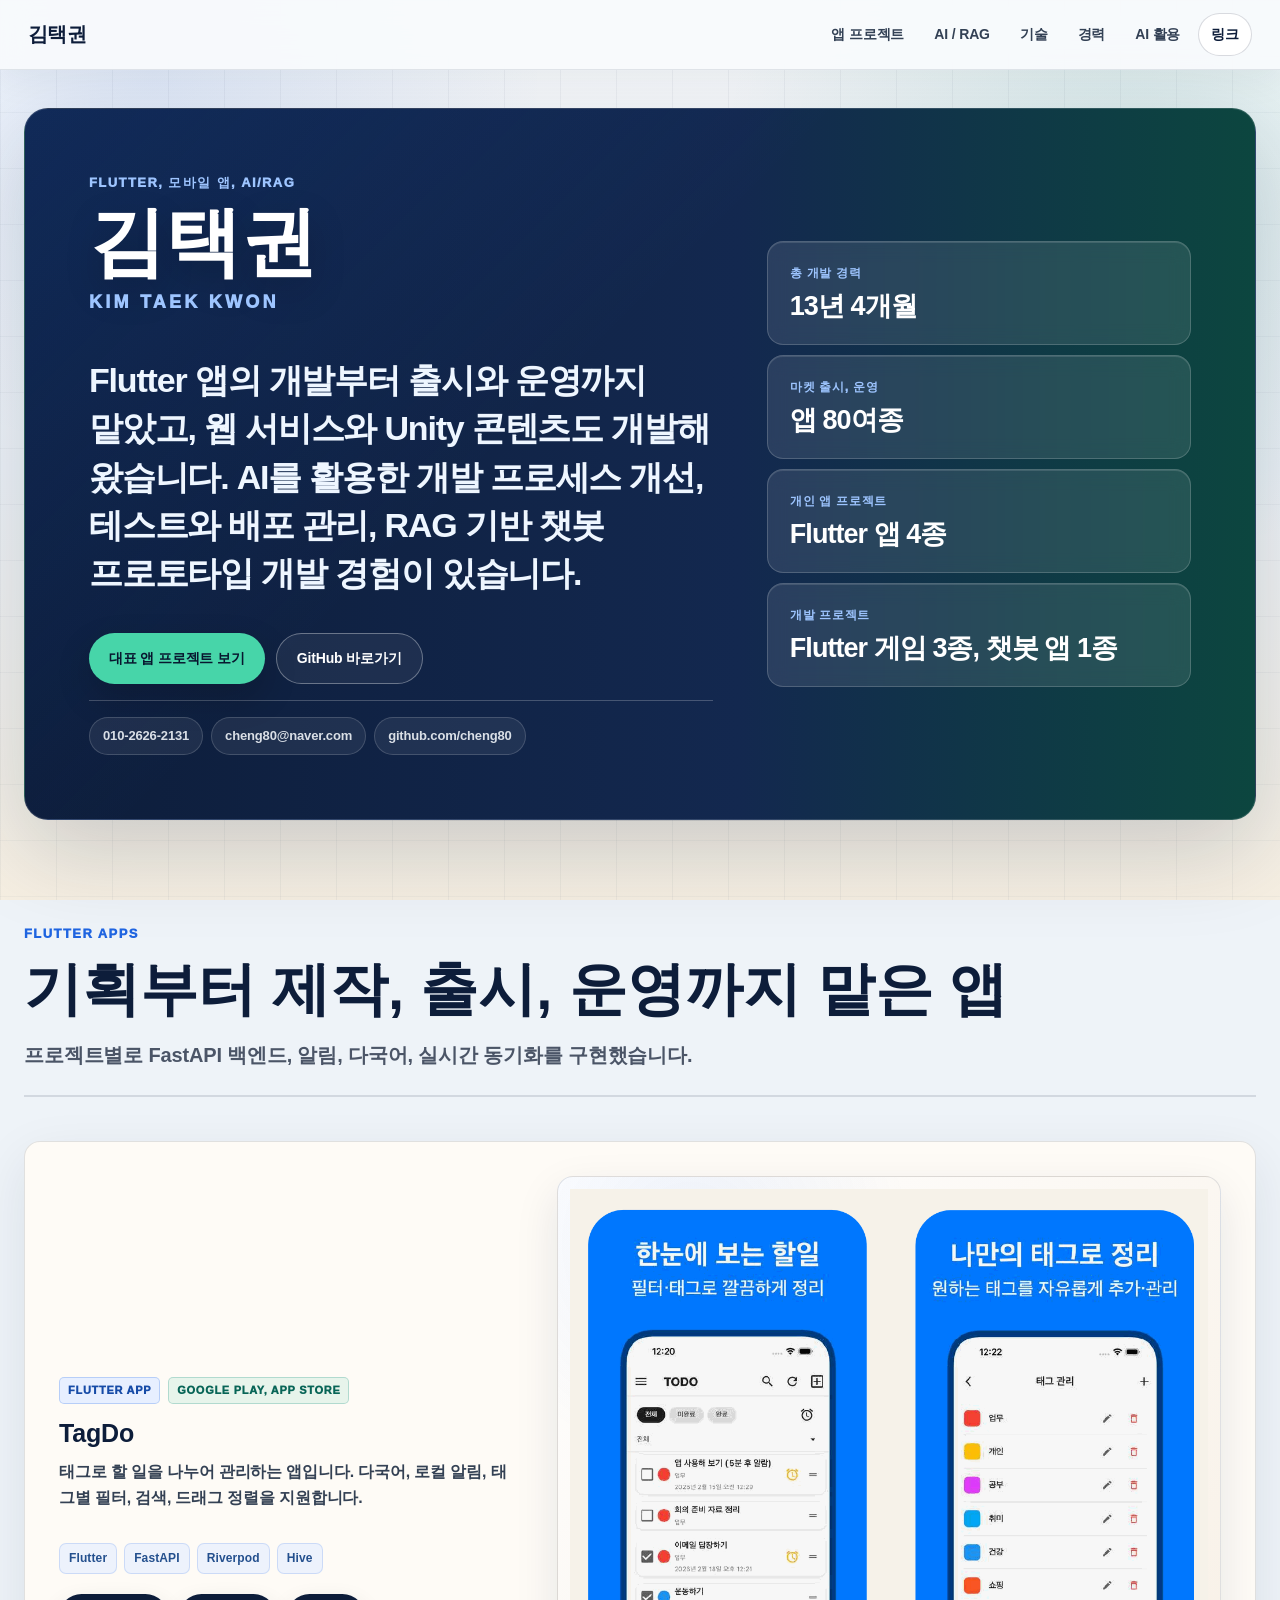
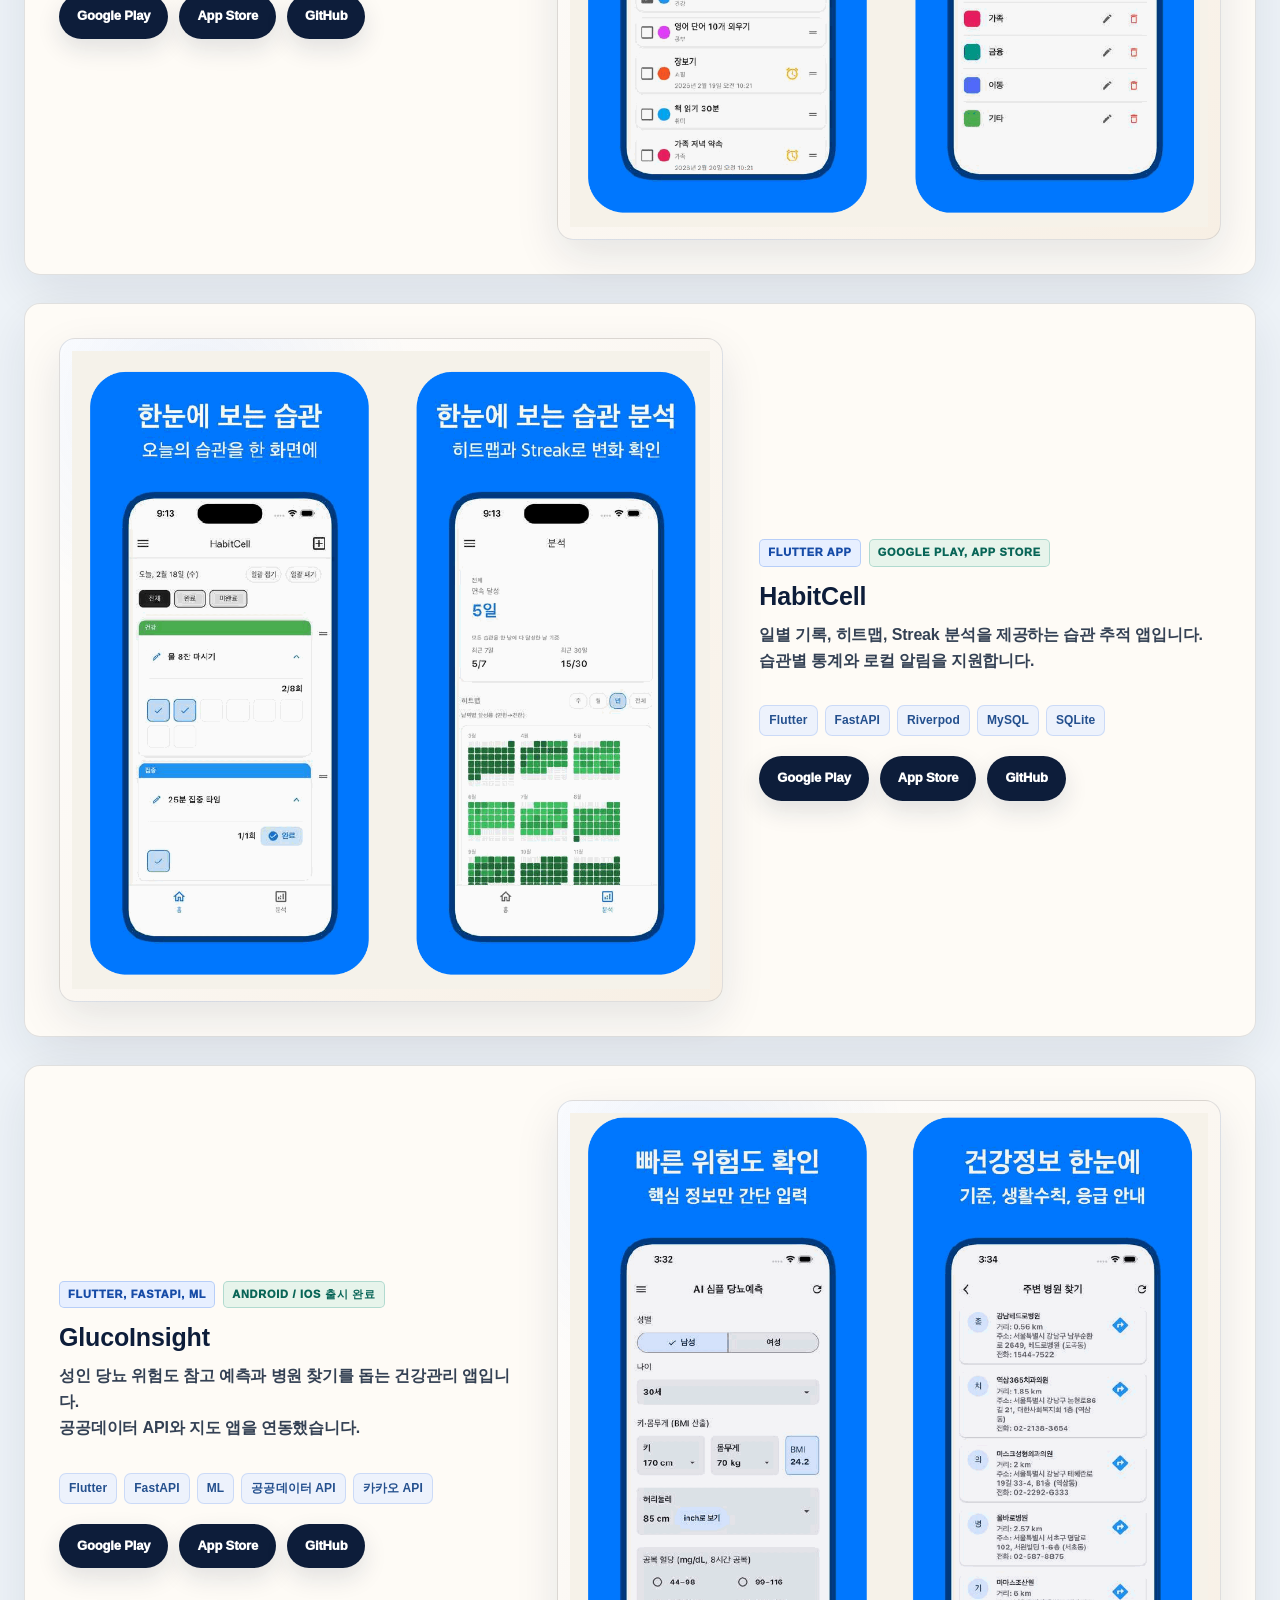
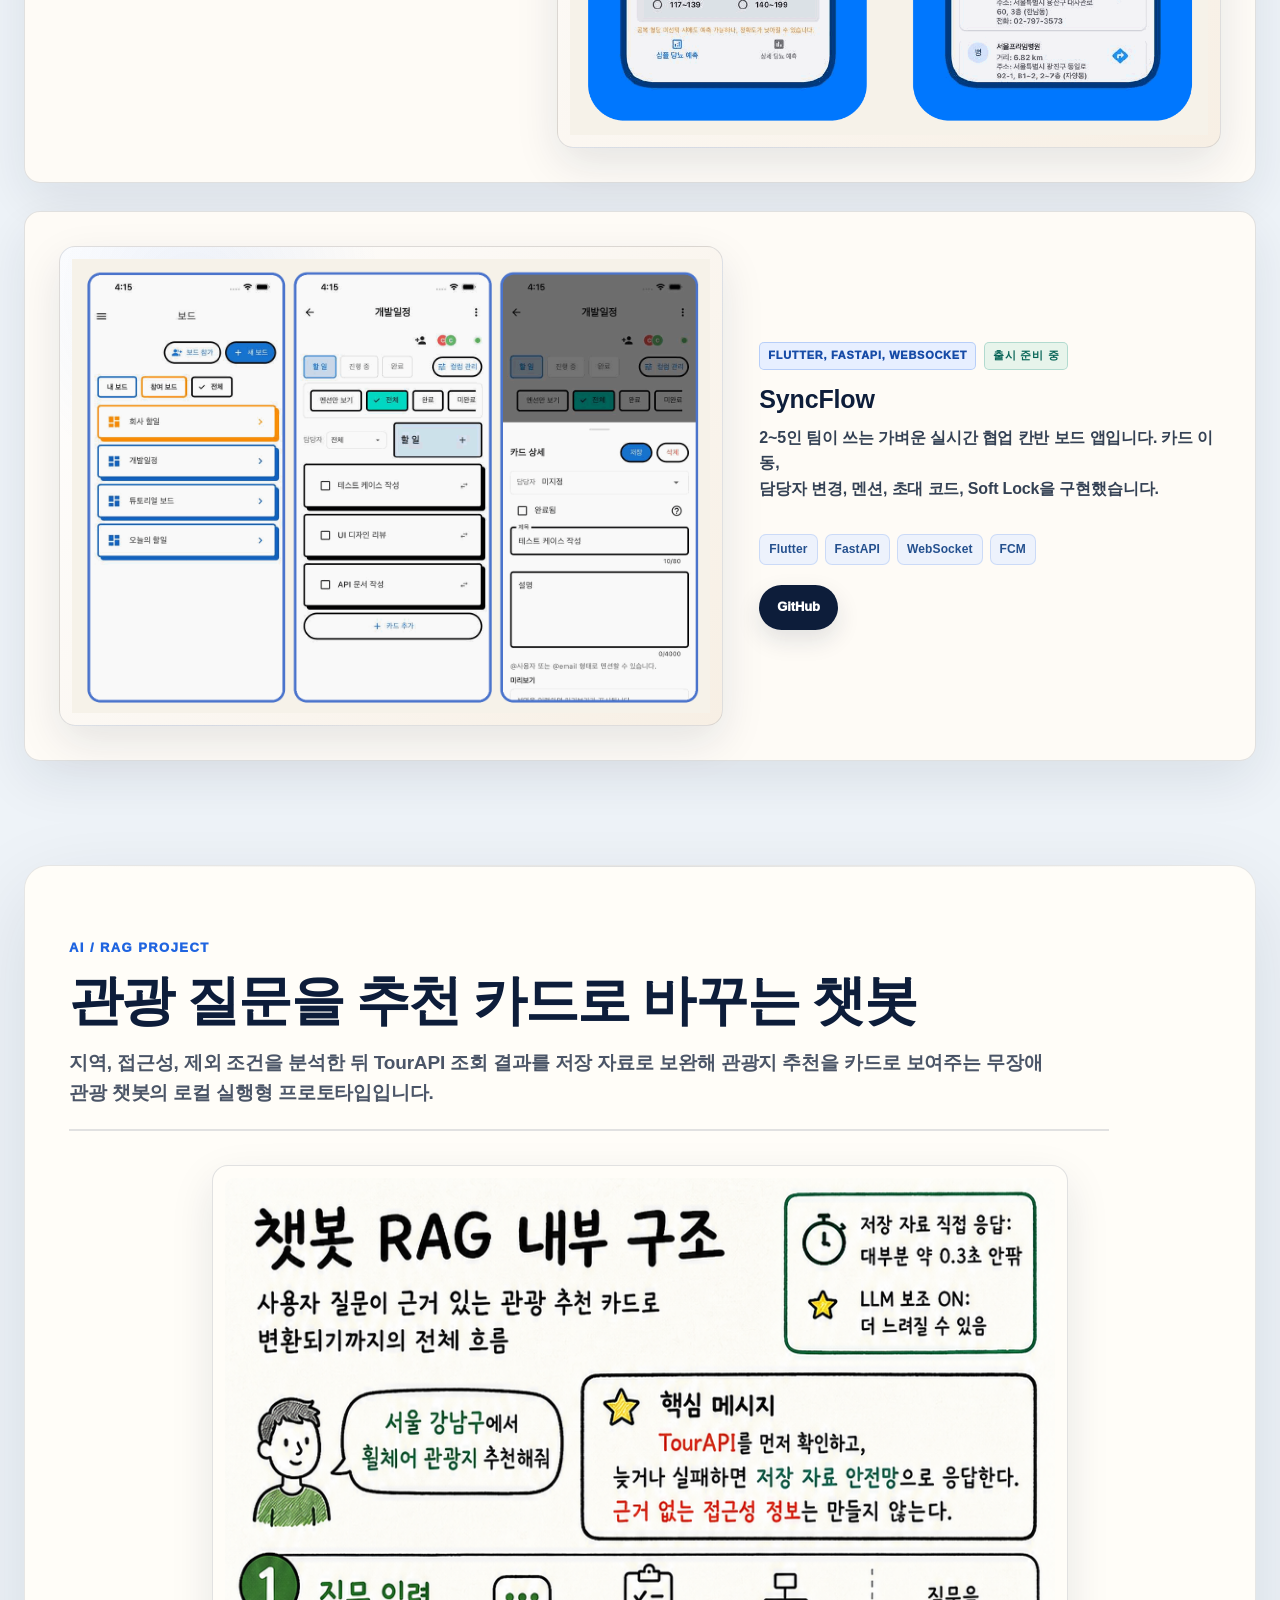
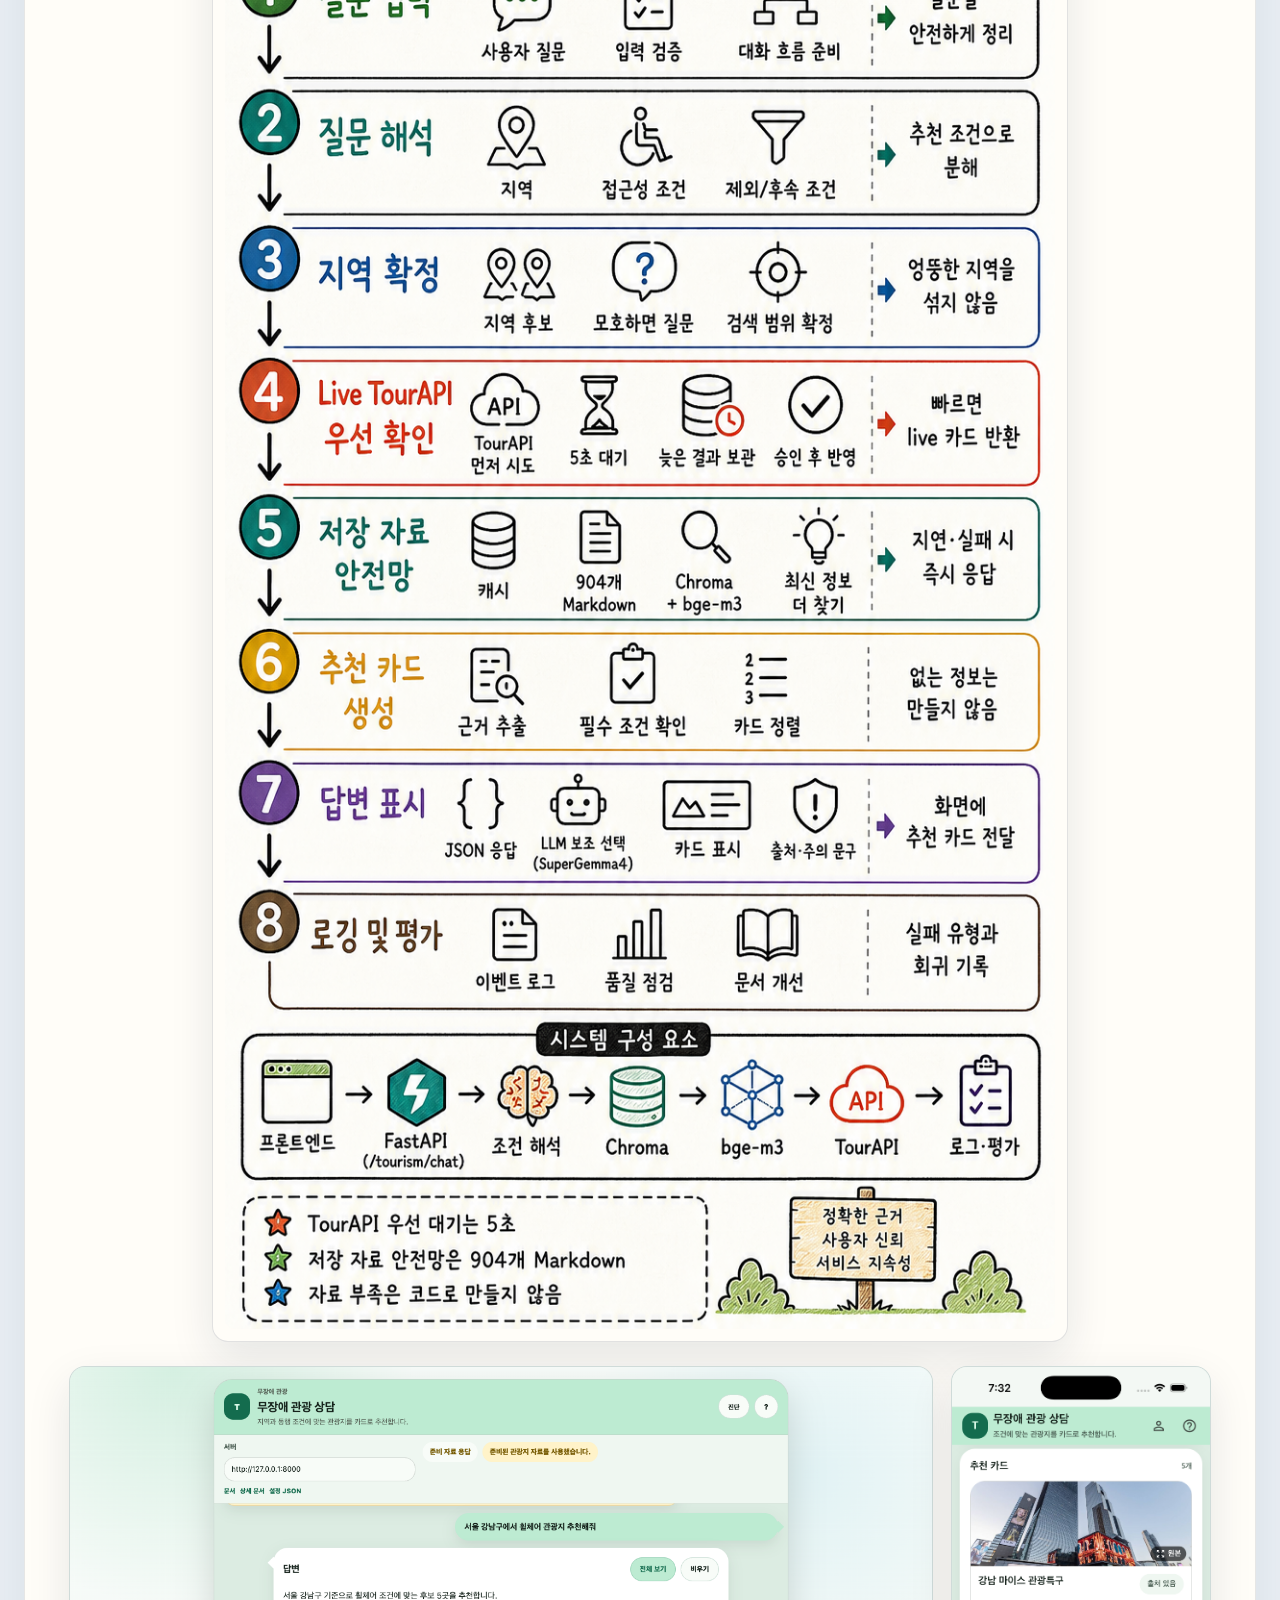
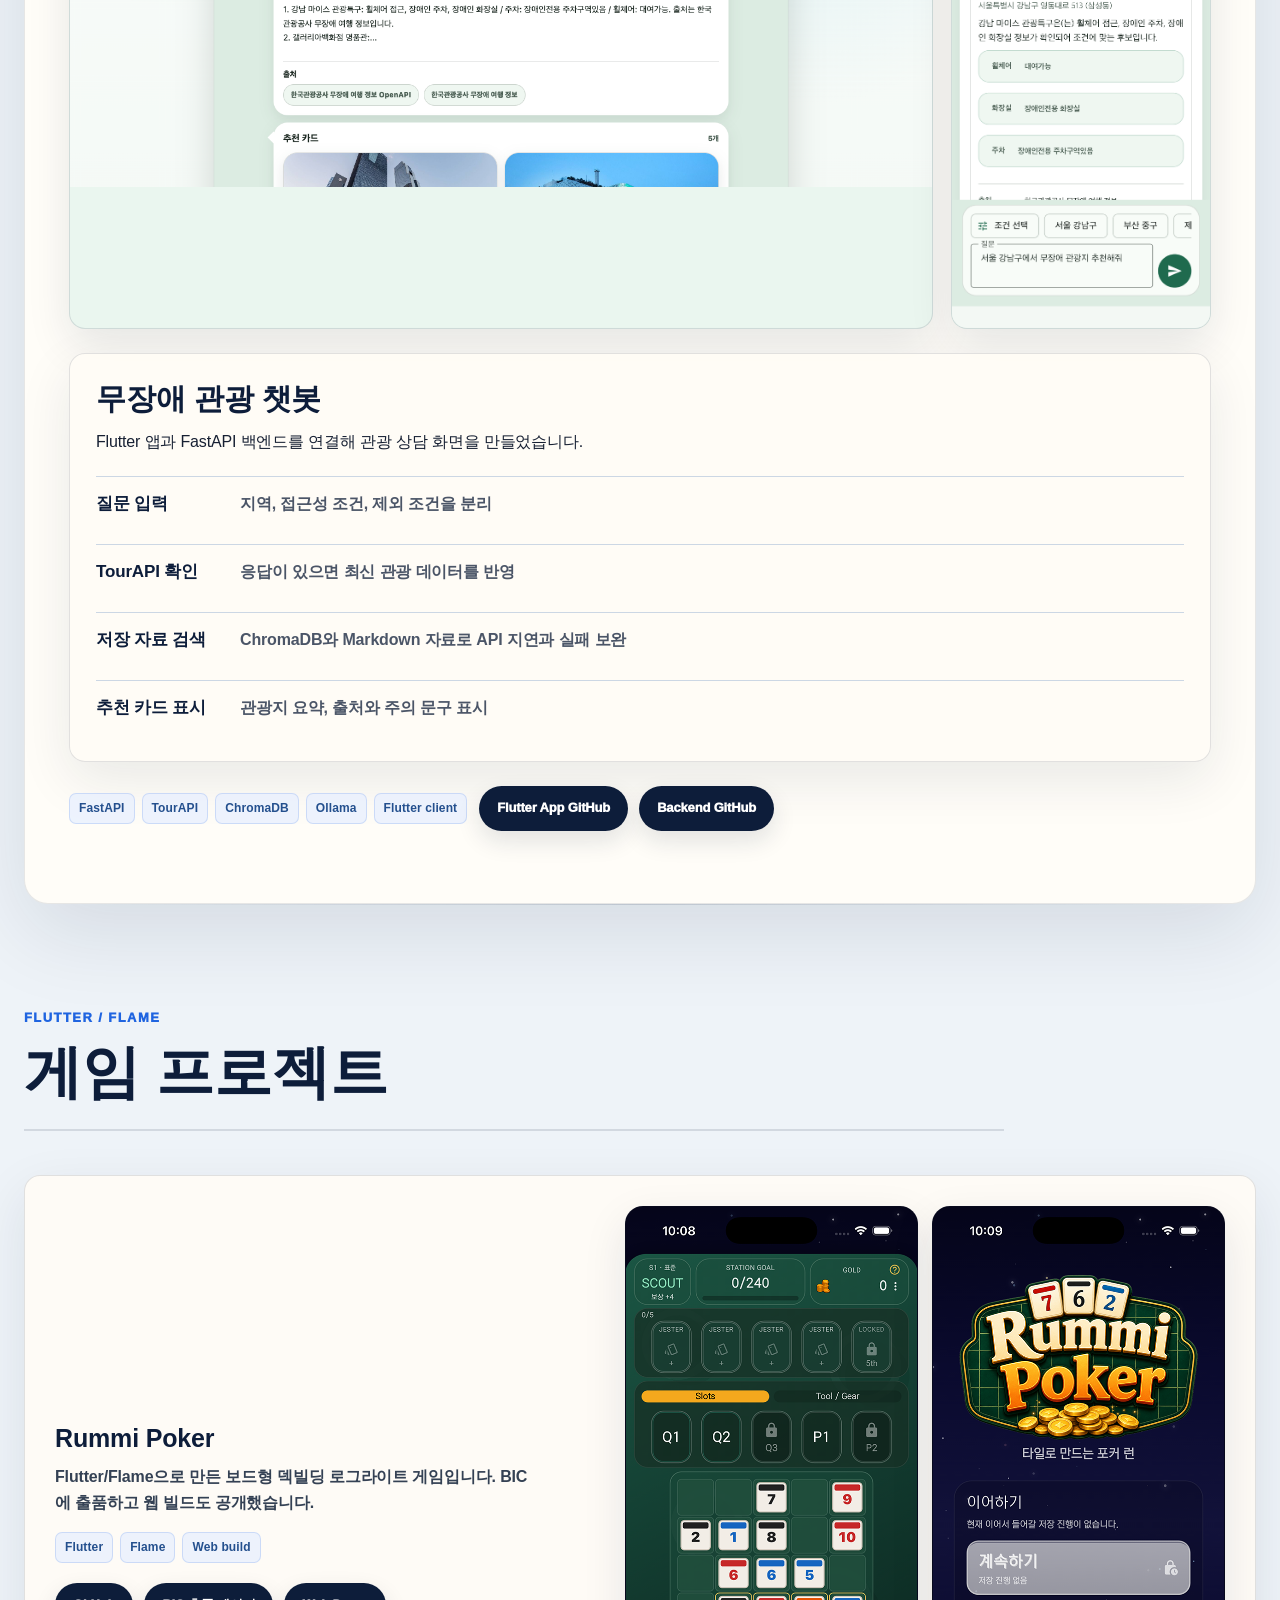
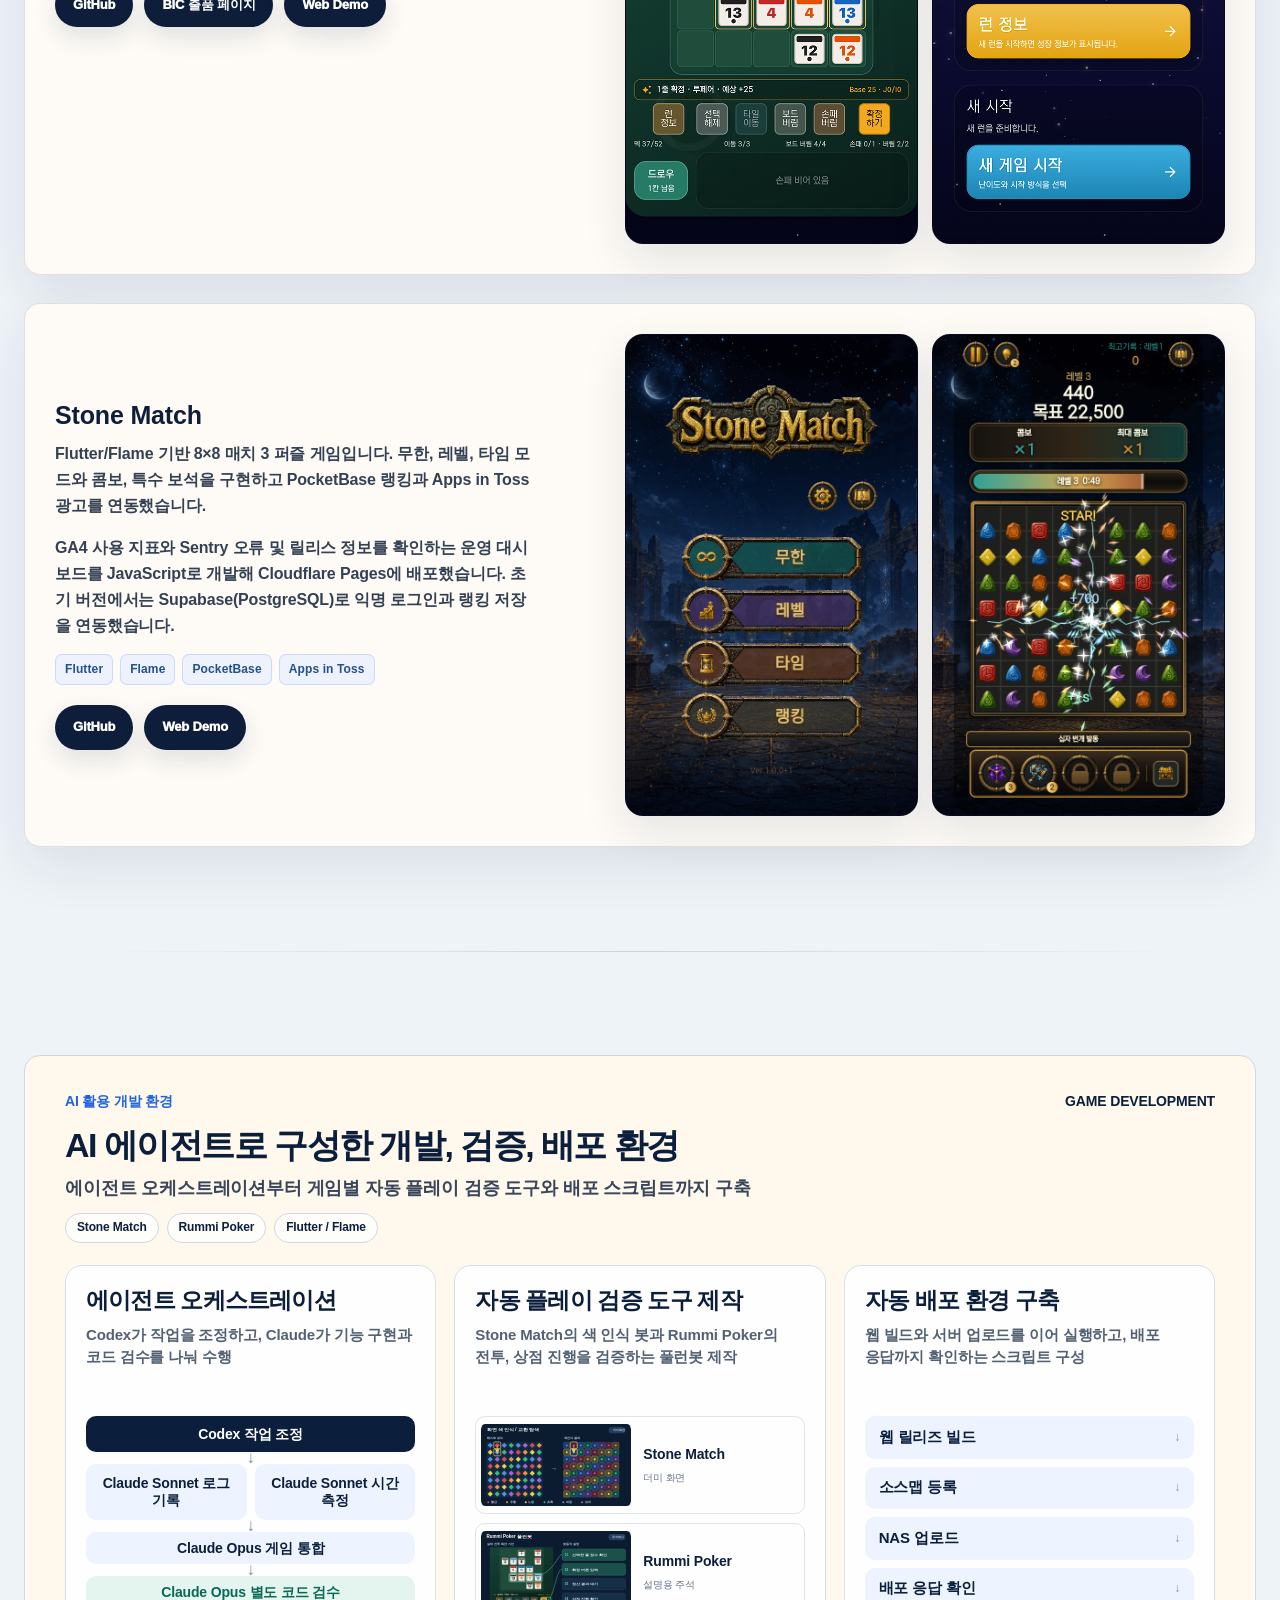
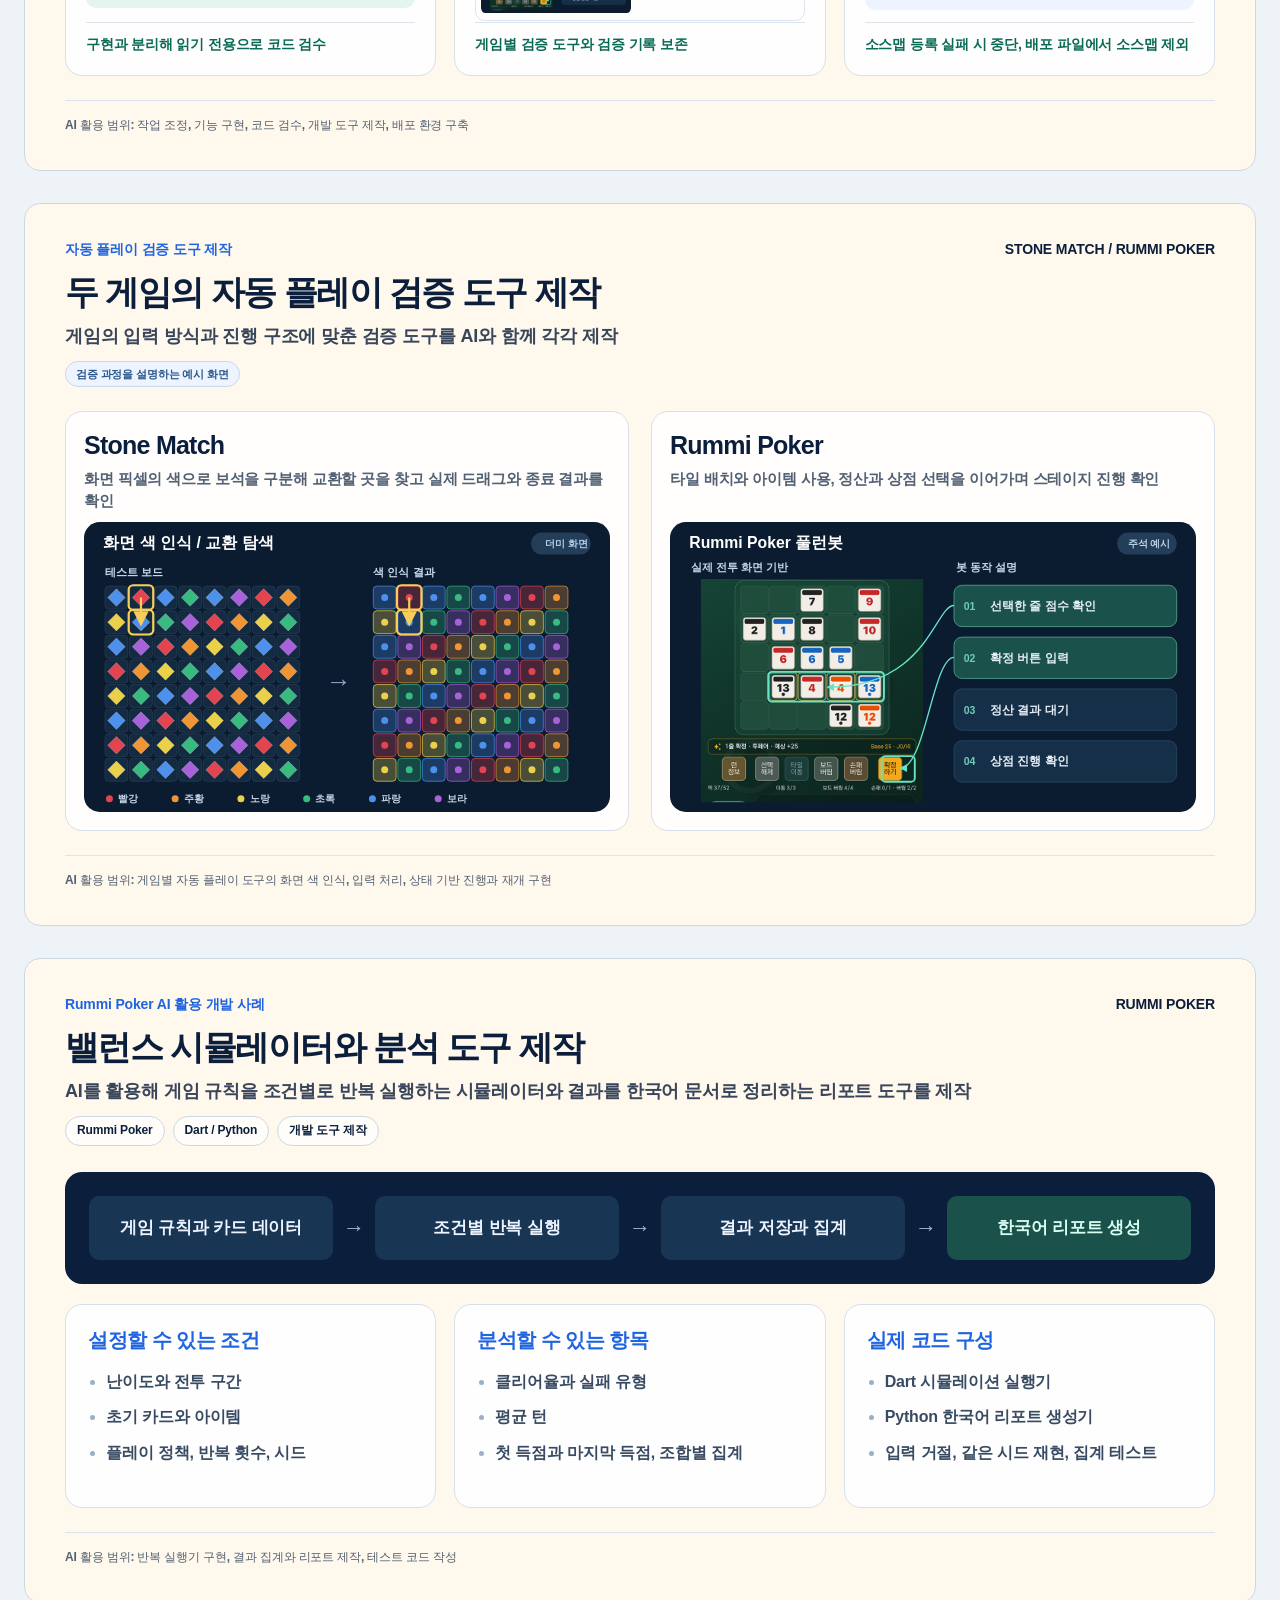
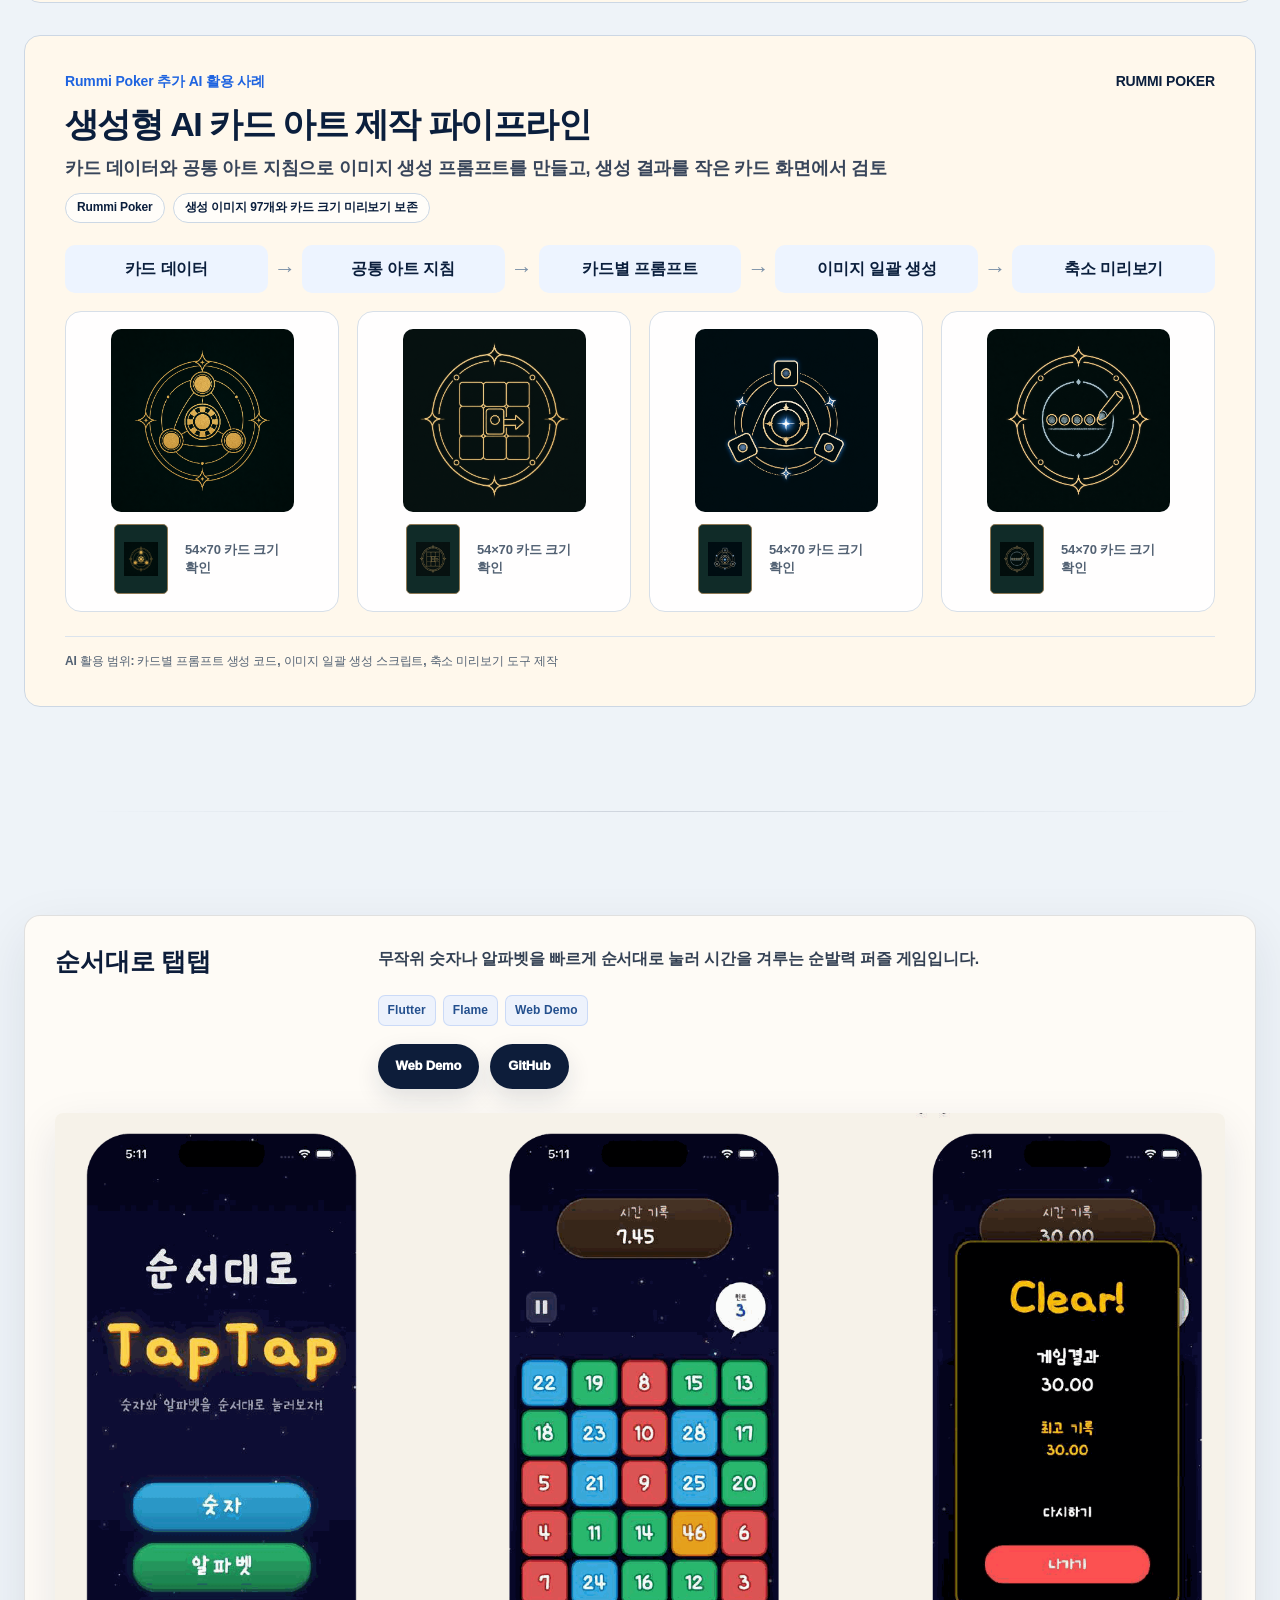
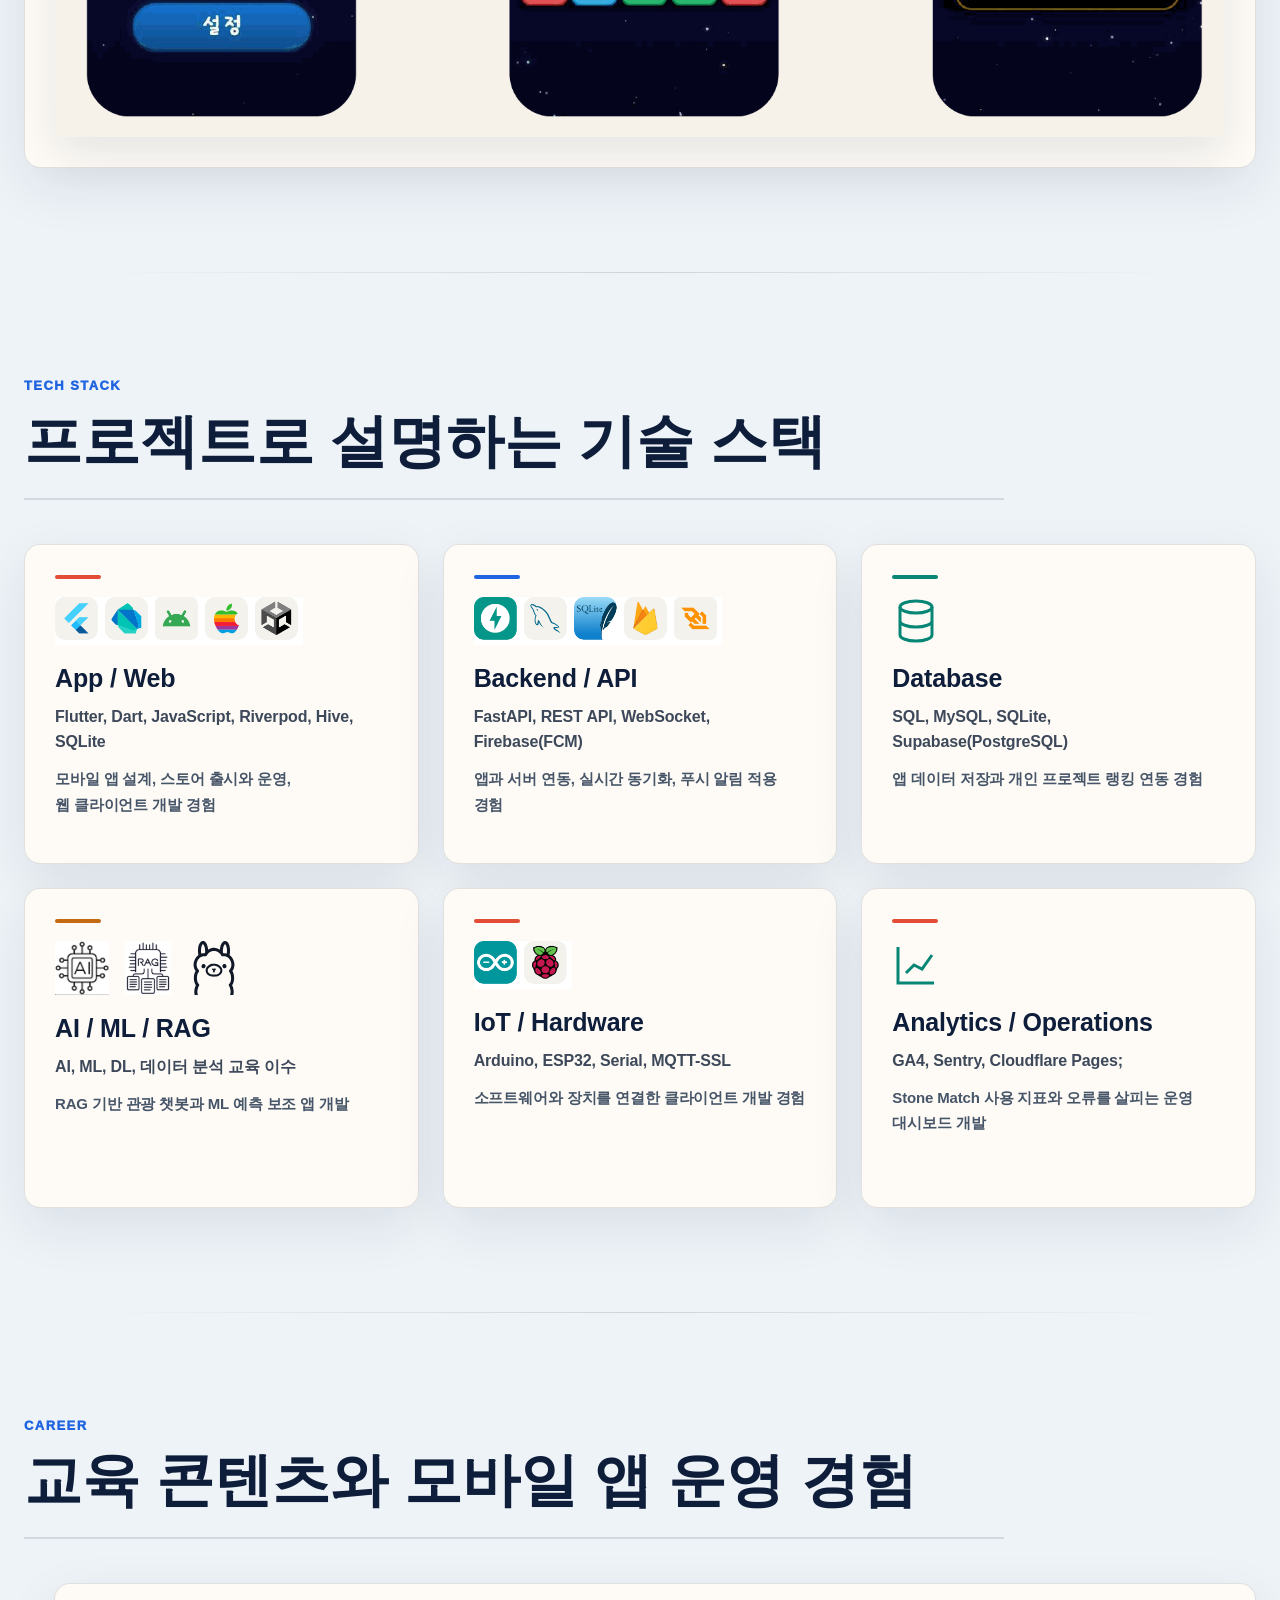
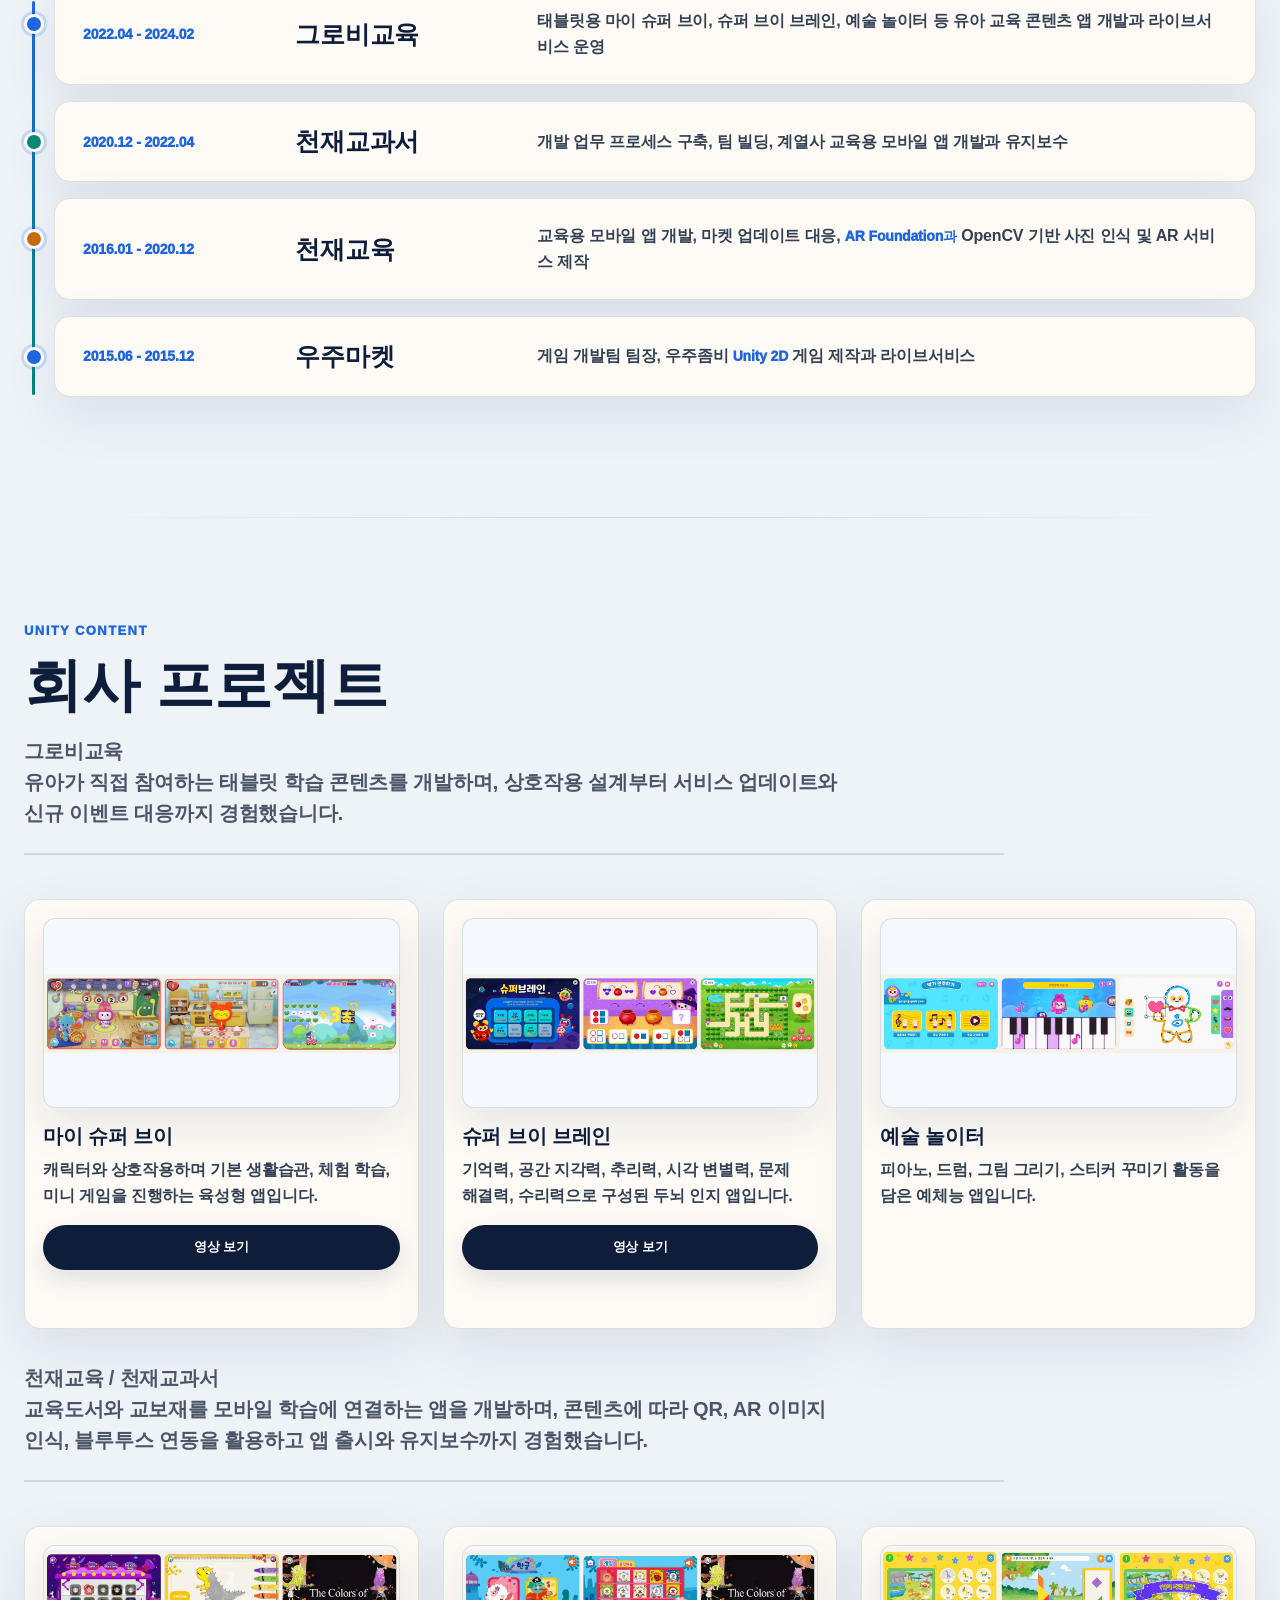
<file: Front_Portfolio/web-starter/index.html>
<!doctype html>
<html lang="ko">
<head>
  <meta charset="UTF-8">
  <meta name="viewport" content="width=device-width, initial-scale=1.0">
  <title>김택권 개발 포트폴리오</title>
  <meta name="description" content="Flutter, FastAPI, AI/RAG, Unity 개발 포트폴리오">
  <link rel="stylesheet" href="./styles.css?v=20261115-3">
  <link rel="stylesheet" href="./assets/ai-workflow/ai-workflow.css?v=20261115">
</head>
<body>
  <header class="site-header">
    <a class="brand" href="#top">김택권</a>
    <nav class="site-nav" aria-label="주요 섹션">
      <a href="#apps">앱 프로젝트</a>
      <a href="#ai-rag">AI / RAG</a>
      <a href="#skills">기술</a>
      <a href="#career">경력</a>
      <a href="#ai-workflow">AI 활용</a>
      <a href="#links" class="nav-cta">링크</a>
    </nav>
  </header>

  <main>
    <section class="hero section" id="top">
      <div class="hero-copy">
        <p class="eyebrow">Flutter, 모바일 앱, AI/RAG</p>
        <h1>김택권</h1>
        <p class="name-en">KIM TAEK KWON</p>
        <p class="hero-lead">Flutter 앱의 개발부터 출시와 운영까지 맡았고, 웹 서비스와 Unity 콘텐츠도 개발해 왔습니다. AI를 활용한 개발 프로세스 개선, 테스트와 배포 관리, RAG 기반 챗봇 프로토타입 개발 경험이 있습니다.</p>
        <div class="hero-actions">
          <a class="primary-action" href="#apps">대표 앱 프로젝트 보기</a>
          <a class="secondary-action" href="https://github.com/cheng80">GitHub 바로가기</a>
        </div>
        <div class="contact-line">
          <a href="tel:01026262131">010-2626-2131</a>
          <a href="mailto:cheng80@naver.com">cheng80@naver.com</a>
          <a href="https://github.com/cheng80">github.com/cheng80</a>
        </div>
      </div>
      <section class="hero-summary" aria-label="요약">
        <div><span>총 개발 경력</span><strong>13년 4개월</strong></div>
        <div><span>마켓 출시, 운영</span><strong>앱 80여종</strong></div>
        <div><span>개인 앱 프로젝트</span><strong>Flutter 앱 4종</strong></div>
        <div><span>개발 프로젝트</span><strong>Flutter 게임 3종, 챗봇 앱 1종</strong></div>
      </section>
    </section>

    <section class="section" id="apps">
      <div class="section-head">
        <p class="eyebrow">Flutter Apps</p>
        <h2>기획부터 제작, 출시, 운영까지 맡은 앱</h2>
        <p>프로젝트별로 FastAPI 백엔드, 알림, 다국어, 실시간 동기화를 구현했습니다.</p>
      </div>

      <div class="featured-grid">
        <article class="project-card project-feature">
          <div class="project-text">
            <div class="project-meta"><span>Flutter App</span><span>Google Play, App Store</span></div>
            <h3>TagDo</h3>
            <p>태그로 할 일을 나누어 관리하는 앱입니다. 다국어, 로컬 알림, 태그별 필터, 검색, 드래그 정렬을 지원합니다.</p>
            <div class="tag-list">
              <span>Flutter</span><span>FastAPI</span><span>Riverpod</span><span>Hive</span>
            </div>
            <div class="action-row">
              <a href="https://play.google.com/store/apps/details?id=com.cheng80.tagdo">Google Play</a>
              <a href="https://apps.apple.com/kr/app/tagdo/id6759315965">App Store</a>
              <a href="https://github.com/cheng80/hivetodo">GitHub</a>
            </div>
          </div>
          <figure class="project-image">
            <img src="./assets/pdf/tagdo-screens.png" alt="TagDo 앱 스크린샷">
          </figure>
        </article>

        <article class="project-card project-feature">
          <div class="project-text">
            <div class="project-meta"><span>Flutter App</span><span>Google Play, App Store</span></div>
            <h3>HabitCell</h3>
            <p>일별 기록, 히트맵, Streak 분석을 제공하는 습관 추적 앱입니다.<br>습관별 통계와 로컬 알림을 지원합니다.</p>
            <div class="tag-list">
              <span>Flutter</span><span>FastAPI</span><span>Riverpod</span><span>MySQL</span><span>SQLite</span>
            </div>
            <div class="action-row">
              <a href="https://play.google.com/store/apps/details?id=com.cheng80.habitcell">Google Play</a>
              <a href="https://apps.apple.com/kr/app/habitcell/id6759329455">App Store</a>
              <a href="https://github.com/cheng80/habitcell">GitHub</a>
            </div>
          </div>
          <figure class="project-image">
            <img src="./assets/pdf/habitcell-screens.png" alt="HabitCell 앱 스크린샷">
          </figure>
        </article>

        <article class="project-card project-feature">
          <div class="project-text">
            <div class="project-meta"><span>Flutter, FastAPI, ML</span><span>Android / iOS 출시 완료</span></div>
            <h3>GlucoInsight</h3>
            <p>성인 당뇨 위험도 참고 예측과 병원 찾기를 돕는 건강관리 앱입니다.<br>공공데이터 API와 지도 앱을 연동했습니다.</p>
            <div class="tag-list">
              <span>Flutter</span><span>FastAPI</span><span>ML</span><span>공공데이터 API</span><span>카카오 API</span>
            </div>
            <div class="action-row">
              <a href="https://play.google.com/store/apps/details?id=com.cheng80.glucoinsight">Google Play</a>
              <a href="https://apps.apple.com/kr/app/glucoinsight/id6759739212">App Store</a>
              <a href="https://github.com/cheng80/ml_diabetes_app">GitHub</a>
            </div>
          </div>
          <figure class="project-image">
            <img src="./assets/pdf/glucoinsight-screens-cropped.png" alt="GlucoInsight 앱 스크린샷">
          </figure>
        </article>

        <article class="project-card project-feature">
          <div class="project-text">
            <div class="project-meta"><span>Flutter, FastAPI, WebSocket</span><span>출시 준비 중</span></div>
            <h3>SyncFlow</h3>
            <p>2~5인 팀이 쓰는 가벼운 실시간 협업 칸반 보드 앱입니다. 카드 이동,<br>담당자 변경, 멘션, 초대 코드, <span class="keep-phrase">Soft Lock을</span> 구현했습니다.</p>
            <div class="tag-list">
              <span>Flutter</span><span>FastAPI</span><span>WebSocket</span><span>FCM</span>
            </div>
            <div class="action-row">
              <a href="https://github.com/cheng80/syncflow">GitHub</a>
            </div>
          </div>
          <figure class="project-image wide">
            <img src="./assets/pdf/syncflow-screens.png" alt="SyncFlow 앱 스크린샷">
          </figure>
        </article>
      </div>
    </section>

    <section class="section split-section" id="ai-rag">
      <div class="section-head">
        <p class="eyebrow">AI / RAG Project</p>
        <h2>관광 질문을 추천 카드로 바꾸는 챗봇</h2>
        <p>지역, 접근성, 제외 조건을 분석한 뒤 TourAPI 조회 결과를 저장 자료로 보완해 관광지 추천을 카드로 보여주는 무장애 관광 챗봇의 로컬 실행형 프로토타입입니다.</p>
      </div>
      <div class="ai-showcase">
        <figure class="ai-infographic">
          <img src="./assets/projects/chatbot-rag/chatbot-rag-process-infographic.png" alt="무장애 관광 챗봇 내부 처리 과정 인포그래픽">
        </figure>
        <div class="ai-screen-pair">
          <figure class="ai-web-shot">
            <img src="./assets/projects/chatbot-rag/chatbot-rag-web-response.png" alt="무장애 관광 챗봇 웹 화면">
          </figure>
          <figure class="ai-app-shot">
            <img src="./assets/projects/chatbot-rag/chatbot-rag-app-iphone.png" alt="무장애 관광 챗봇 iPhone 화면">
          </figure>
        </div>
        <div class="ai-story-card">
          <h3>무장애 관광 챗봇</h3>
          <p>Flutter 앱과 FastAPI 백엔드를 연결해 관광 상담 화면을 만들었습니다.</p>
          <ul class="flow-list">
            <li><b>질문 입력</b><span>지역, 접근성 조건, 제외 조건을 분리</span></li>
            <li><b>TourAPI 확인</b><span>응답이 있으면 최신 관광 데이터를 반영</span></li>
            <li><b>저장 자료 검색</b><span>ChromaDB와 Markdown 자료로 API 지연과 실패 보완</span></li>
            <li><b>추천 카드 표시</b><span>관광지 요약, 출처와 주의 문구 표시</span></li>
          </ul>
        </div>
        <div class="ai-story">
          <div class="tag-list">
            <span>FastAPI</span><span>TourAPI</span><span>ChromaDB</span><span>Ollama</span><span>Flutter client</span>
          </div>
          <div class="action-row">
            <a href="https://github.com/cheng80/chatbot_rag_app">Flutter App GitHub</a>
            <a href="https://github.com/cheng80/chatbot_rag">Backend GitHub</a>
          </div>
        </div>
      </div>
    </section>

    <section class="section" id="games">
      <div class="section-head">
        <p class="eyebrow">Flutter / Flame</p>
        <h2>게임 프로젝트</h2>
      </div>
      <div class="compact-grid">
        <article class="work-card game-feature">
          <div>
            <h3>Rummi Poker</h3>
            <p>Flutter/Flame으로 만든 보드형 덱빌딩 로그라이트 게임입니다. BIC에 출품하고 웹 빌드도 공개했습니다.</p>
            <div class="tag-list"><span>Flutter</span><span>Flame</span><span>Web build</span></div>
            <div class="action-row">
              <a href="https://github.com/cheng80/rummipoker">GitHub</a>
              <a href="https://bicfest.org/enroll/view/3405">BIC 출품 페이지</a>
              <a href="https://cheng80.myqnapcloud.com/rummipoker/">Web Demo</a>
            </div>
          </div>
          <section class="game-shot-pair" aria-label="Rummi Poker 게임 스크린샷">
            <img src="./assets/projects/rummi-poker/rummi-poker-title.png" alt="Rummi Poker 전투 화면">
            <img src="./assets/projects/rummi-poker/rummi-poker-run.png" alt="Rummi Poker 시작 화면">
          </section>
        </article>
        <article class="work-card game-feature stone-match-feature" id="stone-match">
          <div>
            <h3>Stone Match</h3>
            <p>Flutter/Flame 기반 8×8 매치 3 퍼즐 게임입니다. 무한, 레벨, 타임 모드와 콤보, 특수 보석을 구현하고 PocketBase 랭킹과 <span class="keep-phrase">Apps in Toss</span> 광고를 연동했습니다.</p>
            <p>GA4 사용 지표와 Sentry 오류 및 릴리스 정보를 확인하는 운영 대시보드를 JavaScript로 개발해 <span class="keep-phrase">Cloudflare Pages에</span> 배포했습니다. 초기 버전에서는 Supabase(PostgreSQL)로 익명 로그인과 랭킹 저장을 연동했습니다.</p>
            <div class="tag-list"><span>Flutter</span><span>Flame</span><span>PocketBase</span><span>Apps in Toss</span></div>
            <div class="action-row">
              <a href="https://github.com/cheng80/jewelmatch">GitHub</a>
              <a href="https://cheng80.myqnapcloud.com/match/">Web Demo</a>
            </div>
          </div>
          <section class="game-shot-pair" aria-label="Stone Match 게임 스크린샷">
            <img src="./assets/projects/stone-match/stone-match-title.png" width="636" height="1048" alt="Stone Match 타이틀 화면, 무한과 레벨 및 타임 모드 선택">
            <img src="./assets/projects/stone-match/stone-match-gameplay.png" width="636" height="1048" alt="Stone Match 레벨 모드, 토르 망치의 십자번개와 보석 파편 효과">
          </section>
        </article>

      </div>
    </section>

    <section class="section ai-workflow-section" id="ai-workflow" aria-label="AI 활용 개발 환경">
<article class="ai-case" id="ai-workflow-overview" data-ai-case="overview">
  <div class="ai-topline"><span>AI 활용 개발 환경</span><span class="ai-project">GAME DEVELOPMENT</span></div>
  <h2 class="ai-title">AI 에이전트로 구성한 개발, 검증, 배포 환경</h2><p class="ai-summary">에이전트 오케스트레이션부터 게임별 자동 플레이 검증 도구와 배포 스크립트까지 구축</p><div class="ai-tags"><span>Stone Match</span><span>Rummi Poker</span><span>Flutter / Flame</span></div>
  <div class="ai-work-grid">
    <section class="ai-work-card"><header><h3>에이전트 오케스트레이션</h3><p>Codex가 작업을 조정하고, Claude가 기능 구현과 코드 검수를 나눠 수행</p></header><div class="ai-agent-map"><div class="ai-node ai-coordinator">Codex 작업 조정</div><div class="ai-arrow">↓</div><div class="ai-agent-pair"><div class="ai-node">Claude&nbsp;Sonnet 로그 기록</div><div class="ai-node">Claude&nbsp;Sonnet 시간 측정</div></div><div class="ai-arrow">↓</div><div class="ai-node">Claude Opus 게임 통합</div><div class="ai-arrow">↓</div><div class="ai-node ai-review">Claude Opus 별도 코드 검수</div></div><div class="ai-artifact">구현과 분리해 읽기 전용으로 코드 검수</div></section>
    <section class="ai-work-card"><header><h3>자동 플레이 검증 도구 제작</h3><p><span class="keep-phrase">Stone Match의</span> 색 인식 봇과 <span class="keep-phrase">Rummi Poker의</span> 전투, 상점 진행을 검증하는 풀런봇 제작</p></header><div class="ai-bot-examples"><div class="ai-bot-example"><img src="./assets/ai-workflow/stone-color-analysis-demo.svg" alt="Stone Match 색 인식 더미 화면"><div><strong class="keep-phrase">Stone Match</strong><small>더미 화면</small></div></div><div class="ai-bot-example"><img src="./assets/ai-workflow/rummi-fullrun-annotated.svg" alt="실제 루미 포커 전투 화면에 봇 동작을 설명하는 표시를 더한 예시"><div><strong class="keep-phrase">Rummi Poker</strong><small>설명용 주석</small></div></div></div><div class="ai-artifact">게임별 검증 도구와 검증 기록 보존</div></section>
    <section class="ai-work-card"><header><h3>자동 배포 환경 구축</h3><p>웹 빌드와 서버 업로드를 이어 실행하고, 배포 응답까지 확인하는 스크립트 구성</p></header><div class="ai-skill-steps"><div class="ai-node"><span>웹 릴리즈 빌드</span><b>↓</b></div><div class="ai-node"><span>소스맵 등록</span><b>↓</b></div><div class="ai-node"><span>NAS 업로드</span><b>↓</b></div><div class="ai-node"><span>배포 응답 확인</span><b>↓</b></div></div><div class="ai-artifact">소스맵 등록 실패 시 중단, 배포 파일에서 소스맵 제외</div></section>
  </div><footer class="ai-foot"><p>AI 활용 범위: 작업 조정, 기능 구현, 코드 검수, 개발 도구 제작, 배포 환경 구축</p></footer>
</article>

<article class="ai-case" id="ai-workflow-bots" data-ai-case="bots">
  <div class="ai-topline"><span>자동 플레이 검증 도구 제작</span><span class="ai-project">STONE MATCH / RUMMI POKER</span></div>
  <h2 class="ai-title">두 게임의 자동 플레이 검증 도구 제작</h2><p class="ai-summary">게임의 입력 방식과 진행 구조에 맞춘 검증 도구를 AI와 함께 각각 제작</p><div class="ai-demo-tag">검증 과정을 설명하는 예시 화면</div>
  <div class="ai-detail-grid"><section class="ai-detail-card"><h3>Stone Match</h3><p class="ai-desc">화면 픽셀의 색으로 보석을 구분해 교환할 곳을 찾고 실제 드래그와 종료 결과를 확인</p><img class="ai-demo-image" src="./assets/ai-workflow/stone-color-analysis-demo.svg" alt="Stone Match 자동 플레이 검증 도구의 설명용 더미 화면"></section><section class="ai-detail-card"><h3>Rummi Poker</h3><p class="ai-desc">타일 배치와 아이템 사용, 정산과 상점 선택을 이어가며 스테이지 진행 확인</p><img class="ai-demo-image" src="./assets/ai-workflow/rummi-fullrun-annotated.svg" alt="실제 루미 포커 전투 화면에 봇 동작을 설명하는 표시를 더한 예시"></section></div><footer class="ai-foot"><p>AI 활용 범위: 게임별 자동 플레이 도구의 화면 색 인식, 입력 처리, 상태 기반 진행과 재개 구현</p></footer>
</article>

<article class="ai-case ai-balance-case" id="ai-workflow-balance" data-ai-case="balance">
  <div class="ai-topline"><span>Rummi Poker AI 활용 개발 사례</span><span class="ai-project">RUMMI POKER</span></div>
  <h2 class="ai-title">밸런스 시뮬레이터와 분석 도구 제작</h2><p class="ai-summary">AI를 활용해 게임 규칙을 조건별로 반복 실행하는 시뮬레이터와 결과를 한국어 문서로 정리하는 리포트 도구를 제작</p><div class="ai-tags"><span>Rummi Poker</span><span>Dart / Python</span><span>개발 도구 제작</span></div>
  <div class="ai-process-flow"><div class="ai-node">게임 규칙과 카드 데이터</div><span class="ai-arrow" aria-hidden="true">→</span><div class="ai-node">조건별 반복 실행</div><span class="ai-arrow" aria-hidden="true">→</span><div class="ai-node">결과 저장과 집계</div><span class="ai-arrow" aria-hidden="true">→</span><div class="ai-node">한국어 리포트 생성</div></div>
  <div class="ai-capabilities"><section class="ai-capability-panel"><h3>설정할 수 있는 조건</h3><ul><li>난이도와 전투 구간</li><li>초기 카드와 아이템</li><li>플레이 정책, 반복 횟수, 시드</li></ul></section><section class="ai-capability-panel"><h3>분석할 수 있는 항목</h3><ul><li>클리어율과 실패 유형</li><li>평균 턴</li><li>첫 득점과 마지막 득점, 조합별 집계</li></ul></section><section class="ai-capability-panel"><h3>실제 코드 구성</h3><ul><li>Dart 시뮬레이션 실행기</li><li>Python 한국어 리포트 생성기</li><li>입력 거절, 같은 시드 재현, 집계 테스트</li></ul></section></div>
  <footer class="ai-foot"><p>AI 활용 범위: 반복 실행기 구현, 결과 집계와 리포트 제작, 테스트 코드 작성</p></footer>
</article>

<article class="ai-case ai-art-case" id="ai-workflow-art" data-ai-case="art">
  <div class="ai-topline"><span>Rummi Poker 추가 AI 활용 사례</span><span class="ai-project">RUMMI POKER</span></div>
  <h2 class="ai-title">생성형 AI 카드 아트 제작 파이프라인</h2><p class="ai-summary">카드 데이터와 공통 아트 지침으로 이미지 생성 프롬프트를 만들고, 생성 결과를 작은 카드 화면에서 검토</p><div class="ai-tags"><span>Rummi Poker</span><span>생성 이미지 97개와 카드 크기 미리보기 보존</span></div>
  <div class="ai-art-pipeline"><div class="ai-node">카드 데이터</div><div class="ai-arrow">→</div><div class="ai-node">공통 아트 지침</div><div class="ai-arrow">→</div><div class="ai-node">카드별 프롬프트</div><div class="ai-arrow">→</div><div class="ai-node">이미지 일괄 생성</div><div class="ai-arrow">→</div><div class="ai-node">축소 미리보기</div></div><div class="ai-art-gallery"><figure class="ai-art-item"><img class="ai-art-original" src="./assets/ai-workflow/art-01.png" alt="루미 포커 생성 카드 아트 예시 1"><div class="ai-art-size"><div class="ai-small-card"><img src="./assets/ai-workflow/art-01-thumb.png" alt="카드 크기 축소 미리보기"></div><figcaption>54×70 카드 크기 확인</figcaption></div></figure><figure class="ai-art-item"><img class="ai-art-original" src="./assets/ai-workflow/art-02.png" alt="루미 포커 생성 카드 아트 예시 2"><div class="ai-art-size"><div class="ai-small-card"><img src="./assets/ai-workflow/art-02-thumb.png" alt="카드 크기 축소 미리보기"></div><figcaption>54×70 카드 크기 확인</figcaption></div></figure><figure class="ai-art-item"><img class="ai-art-original" src="./assets/ai-workflow/art-03.png" alt="루미 포커 생성 카드 아트 예시 3"><div class="ai-art-size"><div class="ai-small-card"><img src="./assets/ai-workflow/art-03-thumb.png" alt="카드 크기 축소 미리보기"></div><figcaption>54×70 카드 크기 확인</figcaption></div></figure><figure class="ai-art-item"><img class="ai-art-original" src="./assets/ai-workflow/art-04.png" alt="루미 포커 생성 카드 아트 예시 4"><div class="ai-art-size"><div class="ai-small-card"><img src="./assets/ai-workflow/art-04-thumb.png" alt="카드 크기 축소 미리보기"></div><figcaption>54×70 카드 크기 확인</figcaption></div></figure></div><footer class="ai-foot"><p>AI 활용 범위: 카드별 프롬프트 생성 코드, 이미지 일괄 생성 스크립트, 축소 미리보기 도구 제작</p></footer>
</article>
    </section>

    <section class="section" id="tap-game" aria-label="순서대로 탭탭">
      <div class="compact-grid">
        <article class="work-card with-image tap-feature">
          <div class="tap-copy">
            <h3>순서대로 탭탭</h3>
            <p>무작위 숫자나 알파벳을 빠르게 순서대로 눌러 시간을 겨루는 순발력 퍼즐 게임입니다.</p>
            <div class="tag-list"><span>Flutter</span><span>Flame</span><span>Web Demo</span></div>
            <div class="action-row">
              <a href="https://cheng80.myqnapcloud.com/taborder/">Web Demo</a>
              <a href="https://github.com/cheng80/taborder">GitHub</a>
            </div>
          </div>
          <img src="./assets/pdf/taptap-screens.png" alt="순서대로 탭탭 게임 스크린샷">
        </article>
      </div>
    </section>

    <section class="section" id="skills">
      <div class="section-head">
        <p class="eyebrow">Tech Stack</p>
        <h2>프로젝트로 설명하는 기술 스택</h2>
      </div>
      <div class="skill-grid">
        <article>
          <img src="./assets/icons/mobile-stack-rendered.png" alt="">
          <h3>App / Web</h3>
          <p>Flutter, Dart, JavaScript, Riverpod, Hive, SQLite</p>
          <span>모바일 앱 설계, 스토어 출시와 운영, <span class="keep-phrase">웹 클라이언트</span> 개발 경험</span>
        </article>
        <article>
          <img src="./assets/icons/backend-stack-rendered.png" alt="">
          <h3>Backend / API</h3>
          <p>FastAPI, REST API, WebSocket, <span class="keep-phrase">Firebase(FCM)</span></p>
          <span>앱과 서버 연동, 실시간 동기화, 푸시 알림 적용 경험</span>
        </article>
        <article>
          <svg viewBox="0 0 24 24" fill="none" stroke="currentColor" stroke-width="1.5" aria-hidden="true"><ellipse cx="12" cy="5" rx="8" ry="3"/><path d="M4 5v14a8 3 0 0 0 16 0V5M4 12a8 3 0 0 0 16 0"/></svg>
          <h3>Database</h3>
          <p>SQL, MySQL, SQLite, Supabase(PostgreSQL)</p>
          <span>앱 데이터 저장과 개인 프로젝트 랭킹 연동 경험</span>
        </article>
        <article>
              <section class="skill-icons ai-icons" aria-label="AI, RAG, Ollama">
            <img src="./assets/icons/ai-chip-user.png" alt="AI">
            <img src="./assets/icons/rag-docs-user.png" alt="RAG">
            <img src="./assets/icons/ollama.svg" alt="Ollama">
              </section>
          <h3>AI / ML / RAG</h3>
          <p>AI, ML, DL, 데이터 분석 교육 이수</p>
          <span>RAG 기반 관광 챗봇과 ML 예측 보조 앱 개발</span>
        </article>
        <article>
          <img src="./assets/icons/iot-stack-rendered.png" alt="">
          <h3>IoT / Hardware</h3>
          <p>Arduino, ESP32, Serial, MQTT-SSL</p>
          <span>소프트웨어와 장치를 연결한 클라이언트 개발 경험</span>
        </article>
        <article>
          <svg viewBox="0 0 24 24" fill="none" stroke="currentColor" stroke-width="1.5" aria-hidden="true"><path d="M3 3v18h18M7 16l4-4 4 2 5-7"/></svg>
          <h3>Analytics / Operations</h3>
          <p>GA4, Sentry, <span class="keep-phrase">Cloudflare Pages;</span></p>
          <span>Stone Match 사용 지표와 오류를 살피는 운영 대시보드 개발</span>
        </article>
      </div>
    </section>

    <section class="section" id="career">
      <div class="section-head">
        <p class="eyebrow">Career</p>
        <h2>교육 콘텐츠와 모바일 앱 운영 경험</h2>
      </div>
      <div class="career-list">
        <article>
          <span>2022.04 - 2024.02</span>
          <h3>그로비교육</h3>
          <p>태블릿용 마이 슈퍼 브이, 슈퍼 브이 브레인, 예술 놀이터 등 유아 교육 콘텐츠 앱 개발과 라이브서비스 운영</p>
        </article>
        <article>
          <span>2020.12 - 2022.04</span>
          <h3>천재교과서</h3>
          <p>개발 업무 프로세스 구축, 팀 빌딩, 계열사 교육용 모바일 앱 개발과 유지보수</p>
        </article>
        <article>
          <span>2016.01 - 2020.12</span>
          <h3>천재교육</h3>
          <p>교육용 모바일 앱 개발, 마켓 업데이트 대응, <span class="keep-phrase">AR Foundation과</span> OpenCV 기반 사진 인식 및 AR 서비스 제작</p>
        </article>
        <article><span>2015.06 - 2015.12</span><h3>우주마켓</h3><p>게임 개발팀 팀장, 우주좀비 <span class="keep-phrase">Unity 2D</span> 게임 제작과 라이브서비스</p></article>
      </div>
    </section>

    <section class="section" id="company-work">
      <div class="section-head">
        <p class="eyebrow">Unity Content</p>
        <h2>회사 프로젝트</h2>
        <p><strong>그로비교육</strong><br>유아가 직접 참여하는 태블릿 학습 콘텐츠를 개발하며, 상호작용 설계부터 서비스 업데이트와 신규 이벤트 대응까지 경험했습니다.</p>
      </div>
      <div class="work-grid">
        <article>
          <img src="./assets/pdf/grovy-superv.png" alt="마이 슈퍼 브이 이미지">
          <h3>마이 슈퍼 브이</h3>
          <p>캐릭터와 상호작용하며 기본 생활습관, 체험 학습, 미니 게임을 진행하는 육성형 앱입니다.</p>
          <a href="https://youtu.be/e51-8Ws6mQo">영상 보기</a>
        </article>
        <article>
          <img src="./assets/pdf/grovy-brain.png" alt="슈퍼 브이 브레인 이미지">
          <h3>슈퍼 브이 브레인</h3>
          <p>기억력, 공간 지각력, 추리력, 시각 변별력, 문제 해결력, 수리력으로 구성된 두뇌 인지 앱입니다.</p>
          <a href="https://youtu.be/BqqoiphDEHo">영상 보기</a>
        </article>
        <article>
          <img src="./assets/pdf/grovy-art.png" alt="예술 놀이터 이미지">
          <h3>예술 놀이터</h3>
          <p>피아노, 드럼, 그림 그리기, 스티커 꾸미기 활동을 담은 예체능 앱입니다.</p>
        </article>
      </div>
      <div class="section-head">
        <p><strong>천재교육 / 천재교과서</strong><br>교육도서와 교보재를 모바일 학습에 연결하는 앱을 개발하며, 콘텐츠에 따라 QR, AR 이미지 인식, 블루투스 연동을 활용하고 앱 출시와 유지보수까지 경험했습니다.</p>
      </div>
      <div class="work-grid compact">
        <article><img src="./assets/pdf/chunjae-bigkids.png" alt="빅키즈 시리즈 이미지"><h3>빅키즈 시리즈</h3><p>영어, 한글, 수학 책과 연동한 영상, 노래, 게임 콘텐츠.</p><a href="https://youtu.be/rn8S2CT8JlM">영상</a></article>
        <article><img src="./assets/pdf/chunjae-doljabi.png" alt="돌잡이 시리즈 이미지"><h3>돌잡이 시리즈</h3><p>영어, 한글, 수학, 명화 책과 연동한 영상, 노래, 게임 콘텐츠.</p><a href="https://youtu.be/MLoSCO5eC_k">영상</a></article>
        <article><img src="./assets/pdf/chunjae-tangram.png" alt="칠교탐험대 이미지"><h3>칠교탐험대</h3><p>칠교 블록을 조립해 퍼즐을 완성하는 인터랙티브 게임 앱.</p><a href="https://youtu.be/FAiMMZuL0Hs">영상</a></article>
        <article><img src="./assets/pdf/chunjae-mybig.png" alt="코딩토이 마이빅 이미지"><h3>코딩토이 마이빅</h3><p>블루투스 교보재 로봇과 앱을 연동한 코딩 교육 앱.</p><a href="https://youtu.be/H9CVGC6Ce1w">영상</a></article>
        <article><img src="./assets/pdf/chunjae-live-science.png" alt="Live과학 시리즈 이미지"><h3>Live과학 시리즈</h3><p>Live과학 전집과 연동한 영상, 게임 앱.</p><a href="https://play.google.com/store/search?q=LIVE%EA%B3%BC%ED%95%99&c=apps&hl=ko">Google Play</a></article>
        <article><img src="./assets/pdf/chunjae-live-history.png" alt="Live한국사 시리즈 이미지"><h3>Live한국사 시리즈</h3><p>증강현실 카드를 찍어 AR 콘텐츠와 주제별 영상을 보는 앱.</p><a href="https://play.google.com/store/apps/details?id=media.chunjae.livekoreanhistory1&hl=ko">Google Play</a></article>
      </div>
    </section>

    <section class="section" id="unity-game">
      <div class="section-head">
        <p class="eyebrow">Unity 2D / Live Service</p>
        <h2>우주좀비</h2>
        <p>우주마켓, 2015.06 - 2015.12. Unity 2D 게임 제작과 라이브서비스를 담당했습니다.</p>
      </div>
      <article class="work-card unity-game-feature">
        <div>
          <h3>생존형 좀비 게임의 클라이언트 개발과 운영</h3>
          <p>Unity 기반 2D 생존 서바이벌 게임으로, 제작부터 라이브서비스까지 맡았습니다.</p>
          <div class="tag-list"><span>Unity</span><span>C#</span><span>2D Game</span><span>Live Service</span></div>
          <ul class="unity-proof-list"><li>우주마켓 게임 개발팀 팀장</li><li>Unity 2D 게임 클라이언트 제작</li><li>출시 후 라이브서비스 운영</li></ul>
        </div>
        <figure class="unity-game-shot"><img src="./assets/projects/space-zombie/space-zombie-screens.jpg" width="896" height="1006" alt="Unity 2D 게임 우주좀비의 타이틀과 플레이 화면"><figcaption>우주좀비 타이틀과 플레이 화면</figcaption></figure>
      </article>
    </section>

    <section class="section" id="hardware">
      <div class="section-head">
        <p class="eyebrow">Hardware / IoT</p>
        <h2>하드웨어 연동</h2>
      </div>
      <div class="compact-grid">
        <article class="work-card with-image">
          <div>
            <h3>Unity와 시리얼 통신 연동</h3>
            <p>아두이노에서 받은 눈차크 컨트롤러 데이터로 Unity 화면의 오브젝트를 제어했습니다.</p>
            <div class="action-row"><a href="https://youtu.be/KoSGSXjBEMI">영상 1</a><a href="https://youtu.be/0aaWZLIUFvI">영상 2</a></div>
          </div>
          <img src="./assets/pdf/hardware-images.png" alt="하드웨어 연동 이미지">
        </article>
        <article class="work-card">
          <h3>ESP32와 Unity의 <span class="keep-phrase">MQTT-SSL</span> 연동</h3>
          <p>Mosquitto 브로커와 <span class="keep-phrase">MQTT-SSL</span> 통신으로 센서 정보를 모니터링하고 ESP32 LED를 양방향으로 제어했습니다.</p>
          <div class="action-row"><a href="https://youtu.be/mYoYQJKDidM">영상 보기</a></div>
        </article>
      </div>
    </section>

    <section class="section" id="links">
      <div class="section-head">
        <p class="eyebrow">Archive / Links</p>
        <h2>이전 작업과 외부 링크</h2>
      </div>
      <div class="archive-layout">
        <div class="archive-list">
          <span>생명의 빛 - Touch 바이블 (Lua)</span>
          <span>ATTACK "Z" (Lua)</span>
          <span>Line Pang (Lua)</span>
          <span>시공미디어 앱북 시리즈 (ActionScript)</span>
          <span>시사붐붐잉글리쉬 앱북 시리즈 (ActionScript)</span>
          <span>LG 스마트 TV: 시사 잉글리쉬 HB Kids 시리즈 (ActionScript)</span>
        </div>
        <div class="archive-images">
          <img src="./assets/pdf/archive-lua.png" alt="이전 Lua 게임 프로젝트 이미지">
          <img src="./assets/pdf/archive-actionscript.png" alt="2016년 이전 ActionScript 프로젝트 이미지">
        </div>
        <div class="final-links">
          <a href="https://drive.google.com/drive/folders/1AVJ7XUGYkKo740kIkzNnqk7vfCyhYcc-?usp=sharing">앱 스크린샷 및 영상 자료</a>
          <a href="https://cumbersome-tuberose-d1d.notion.site/Git-47fbbe5b4e354171a9b04ee09a51b0d9">개인 GitLab 저장소, GitHub 저장소 접속 정보</a>
        </div>
      </div>
    </section>
  </main>
</body>
</html>
</file>
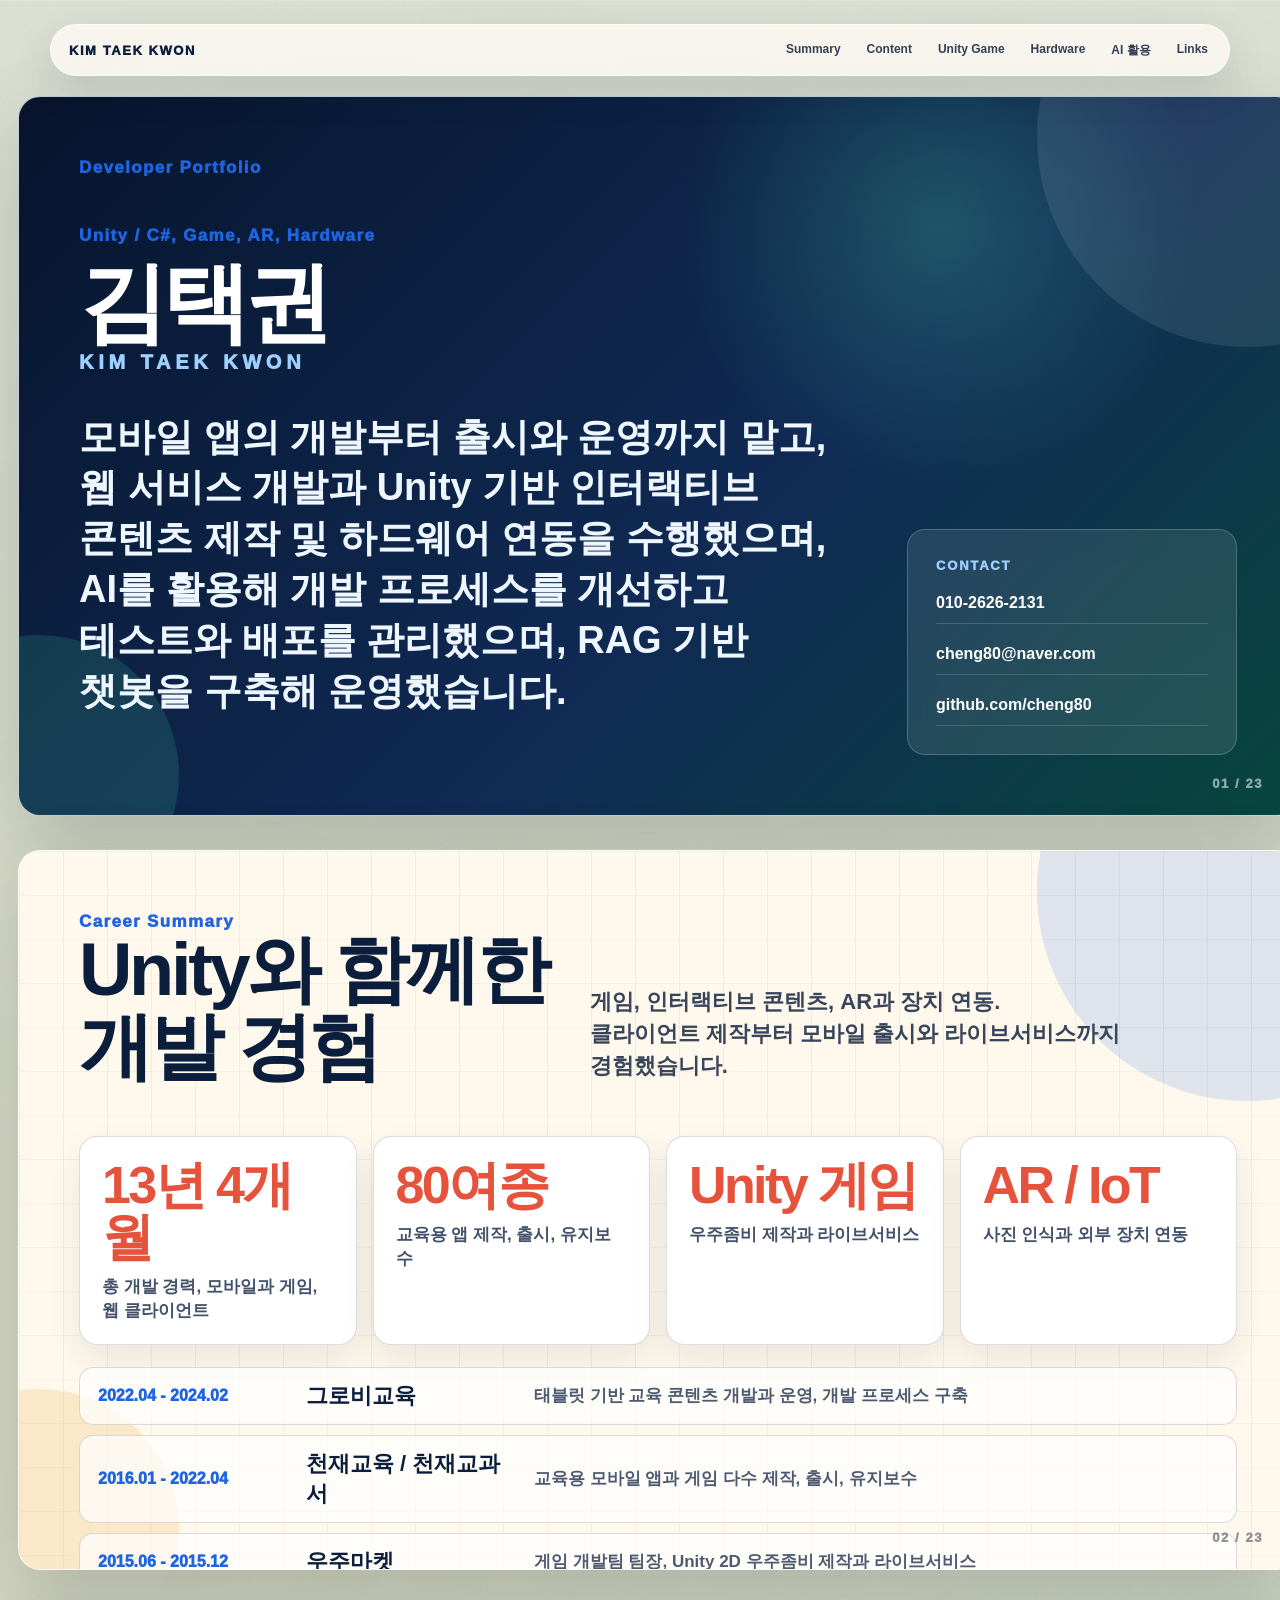
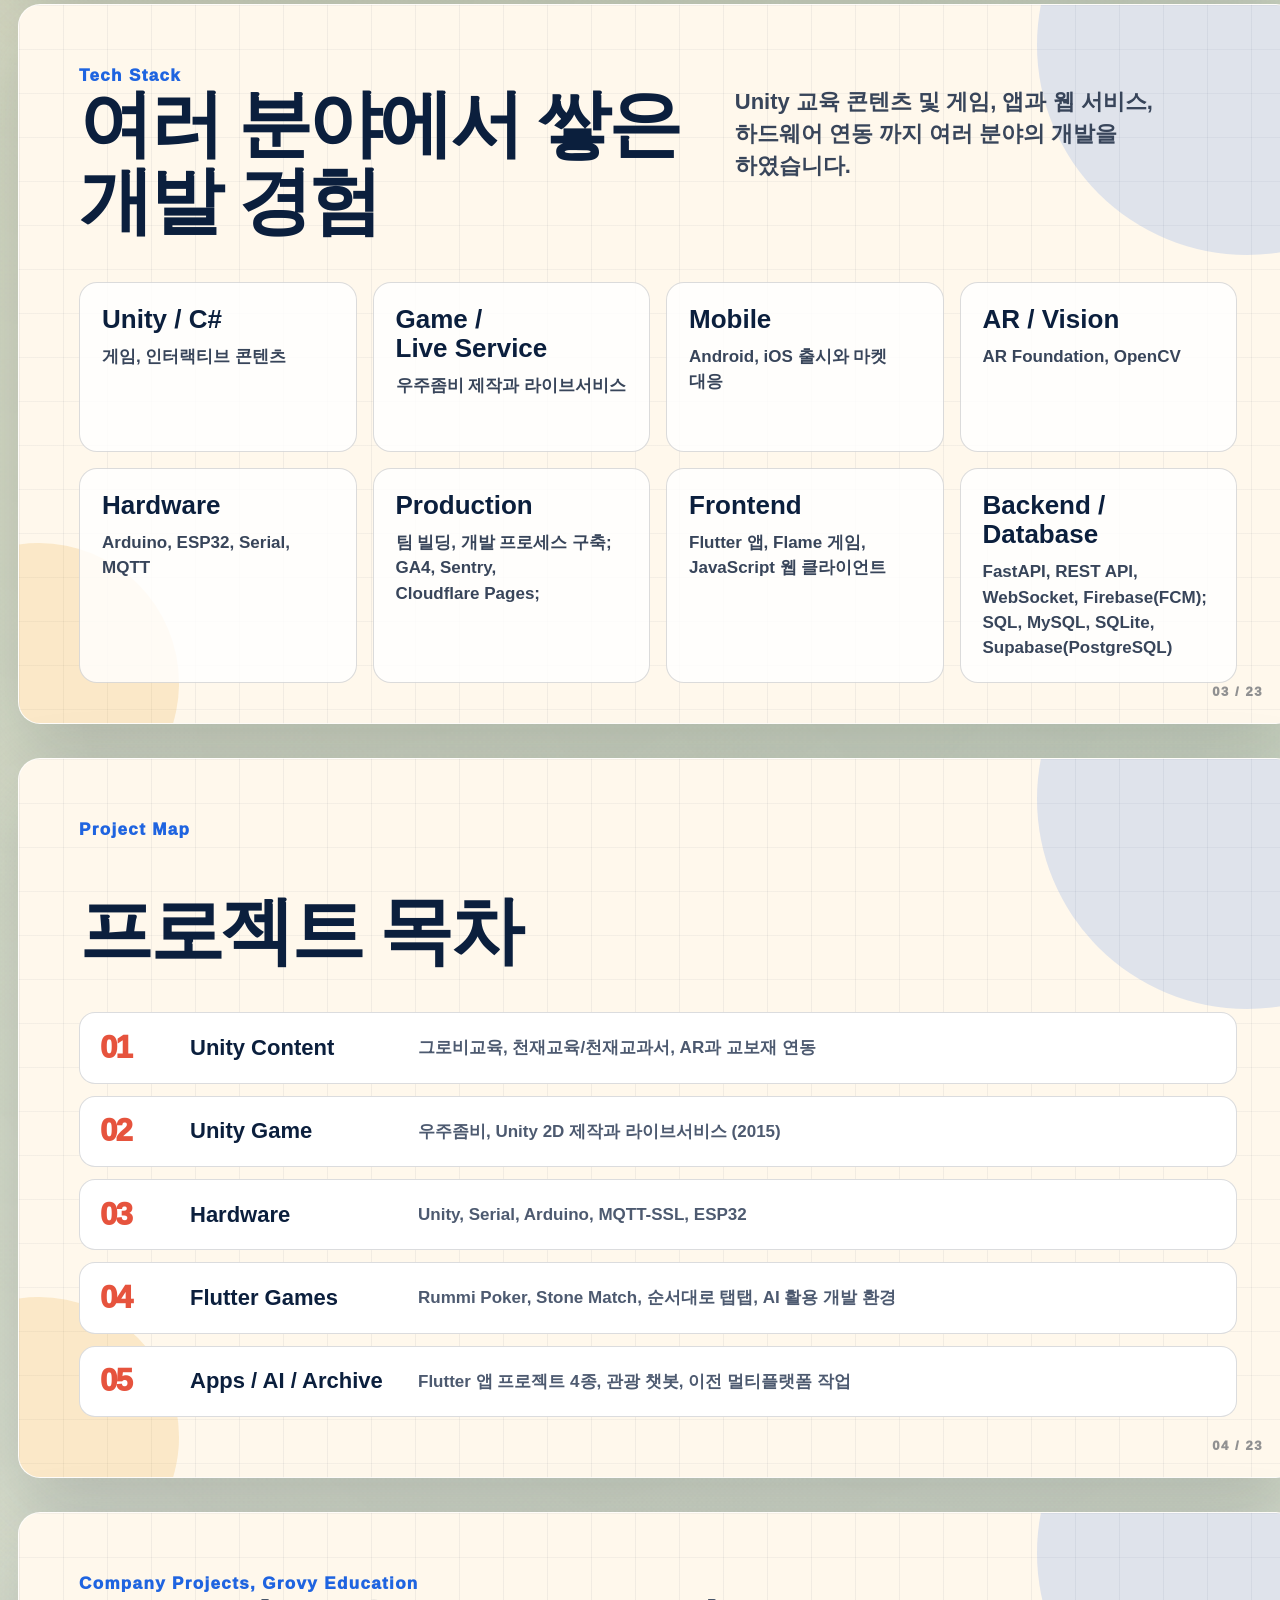
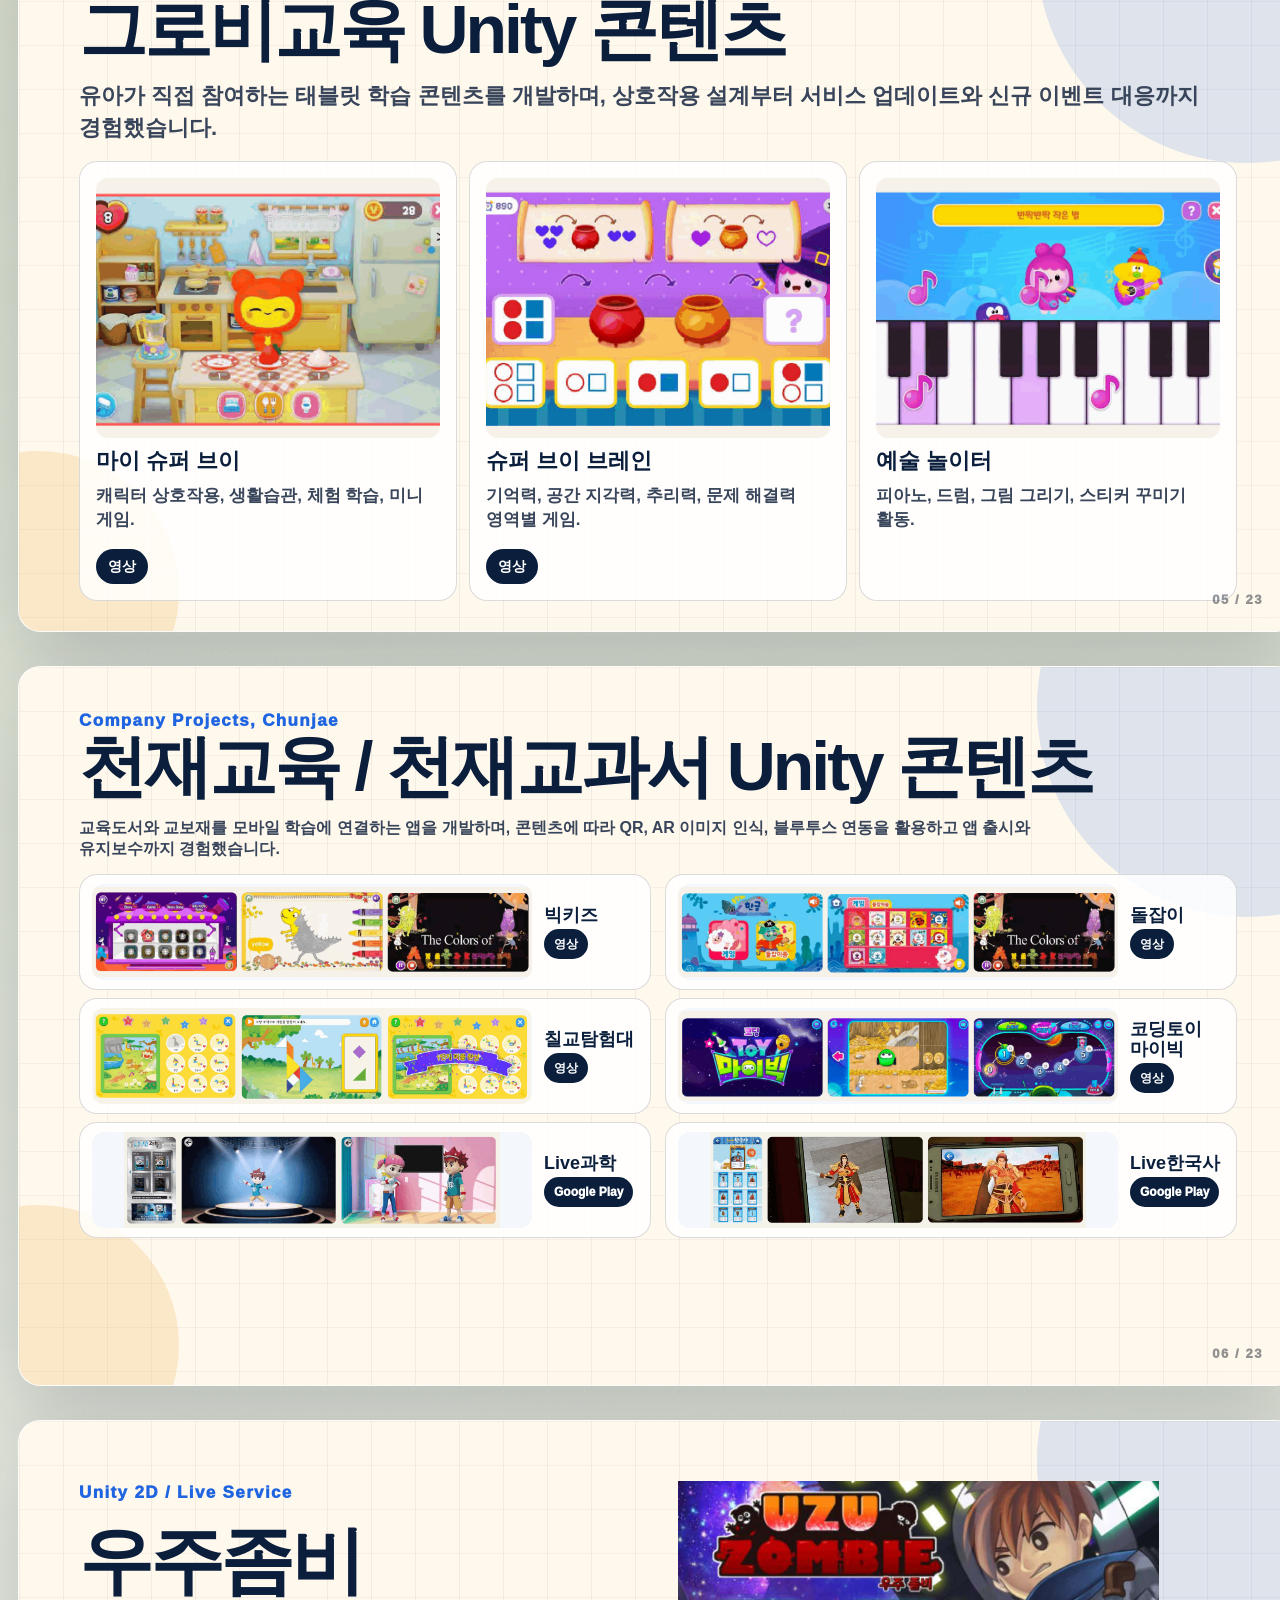
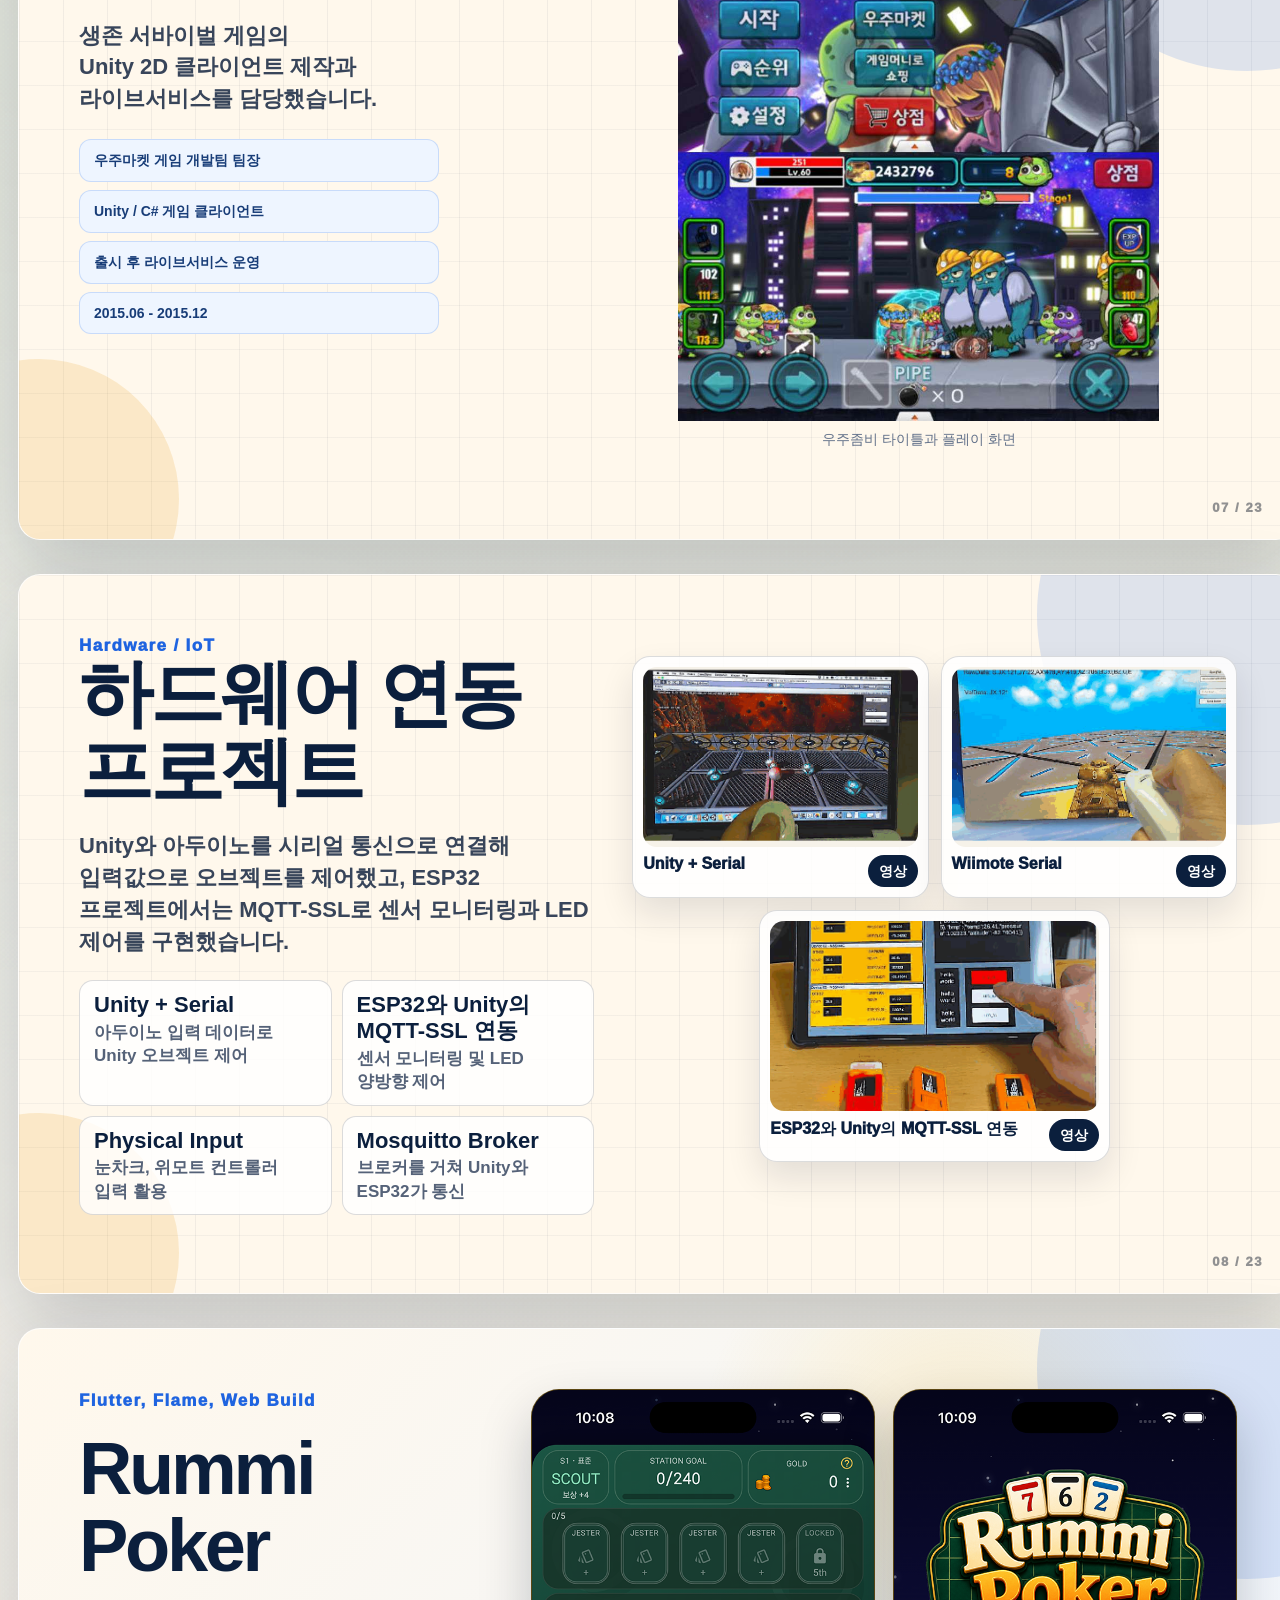
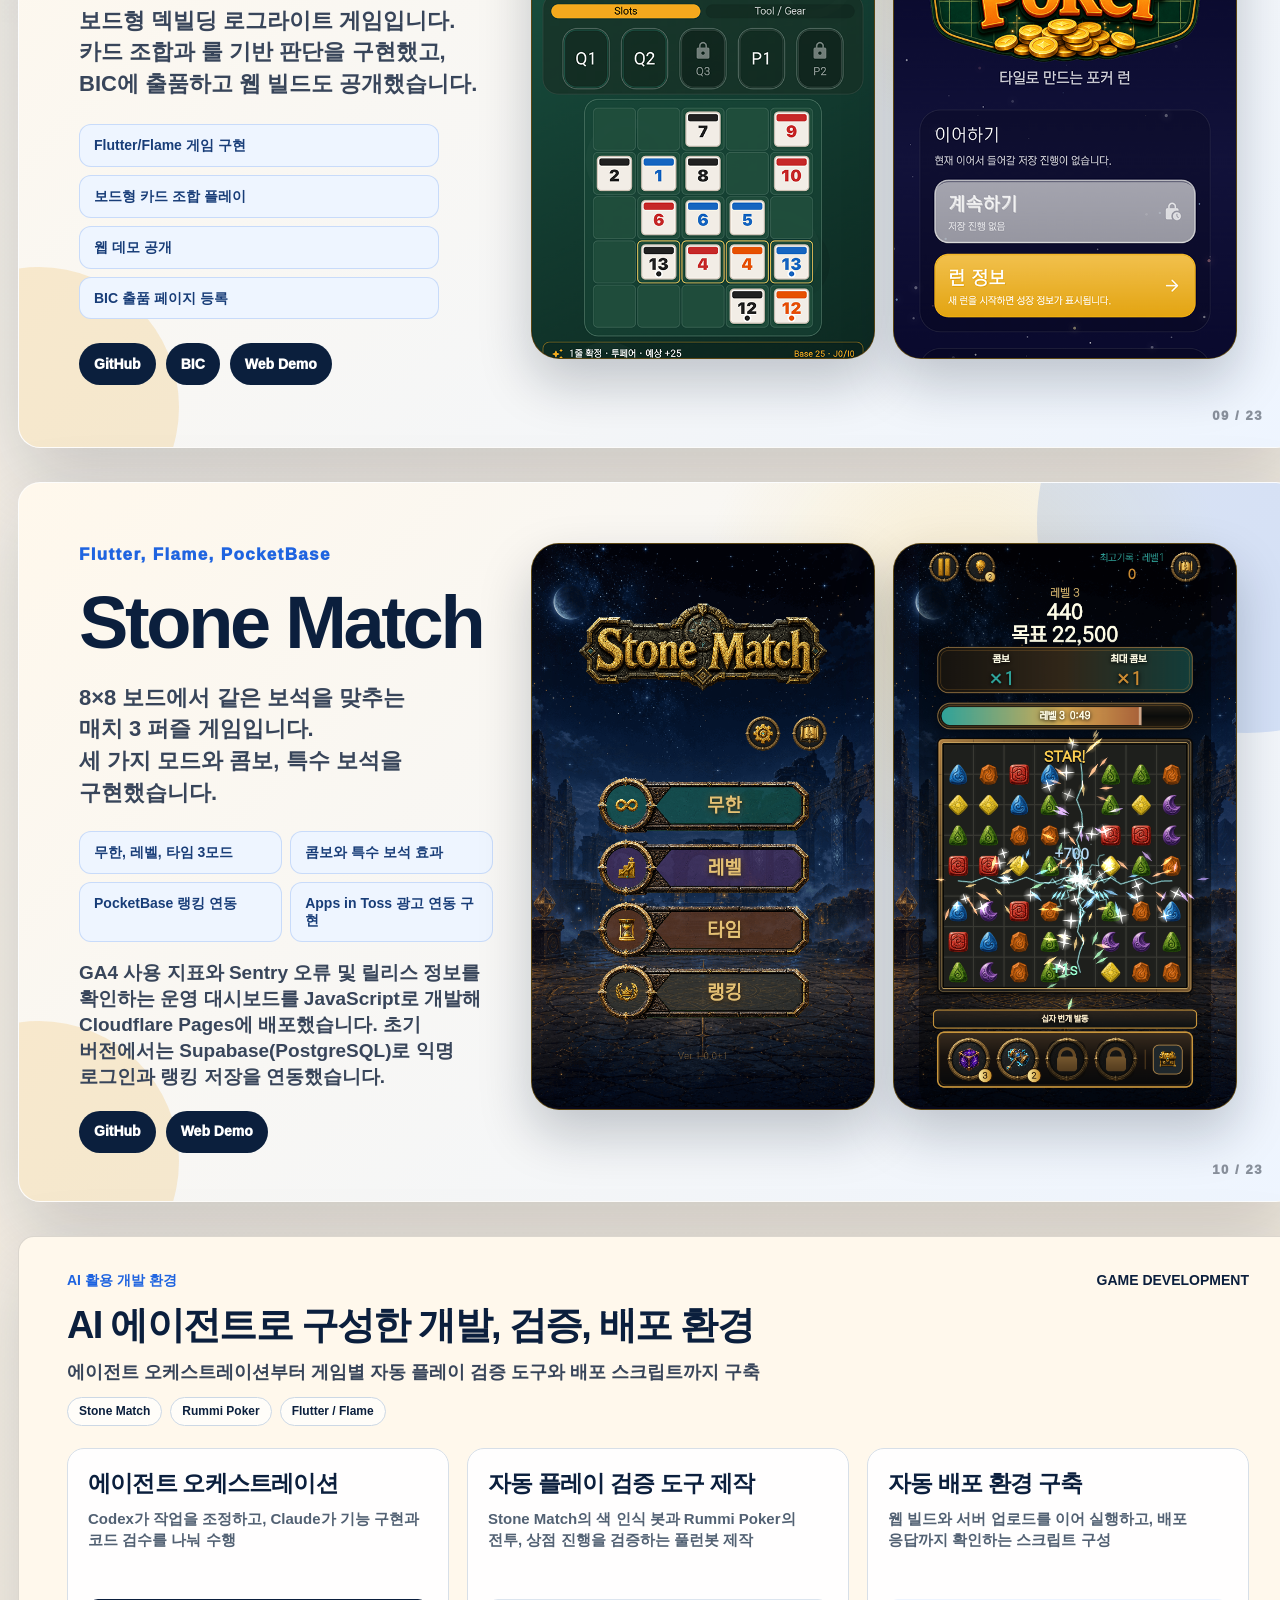
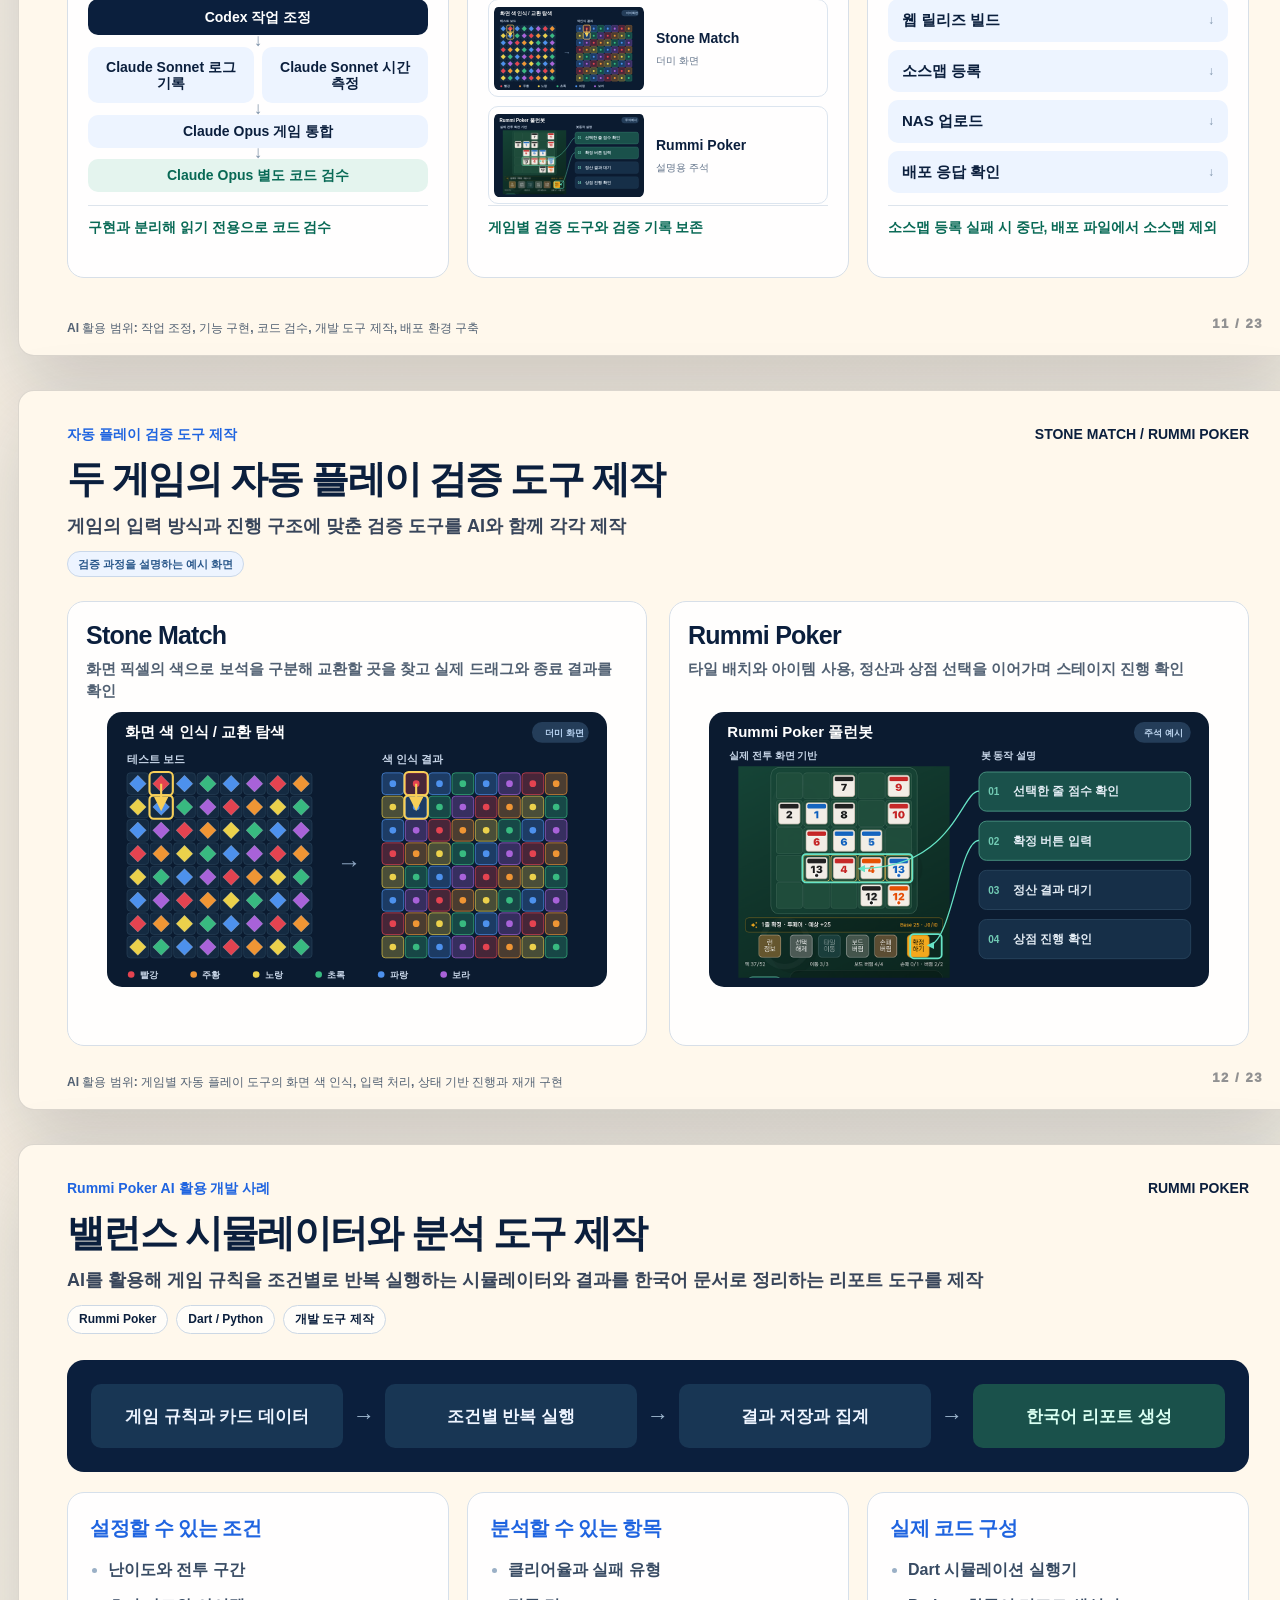
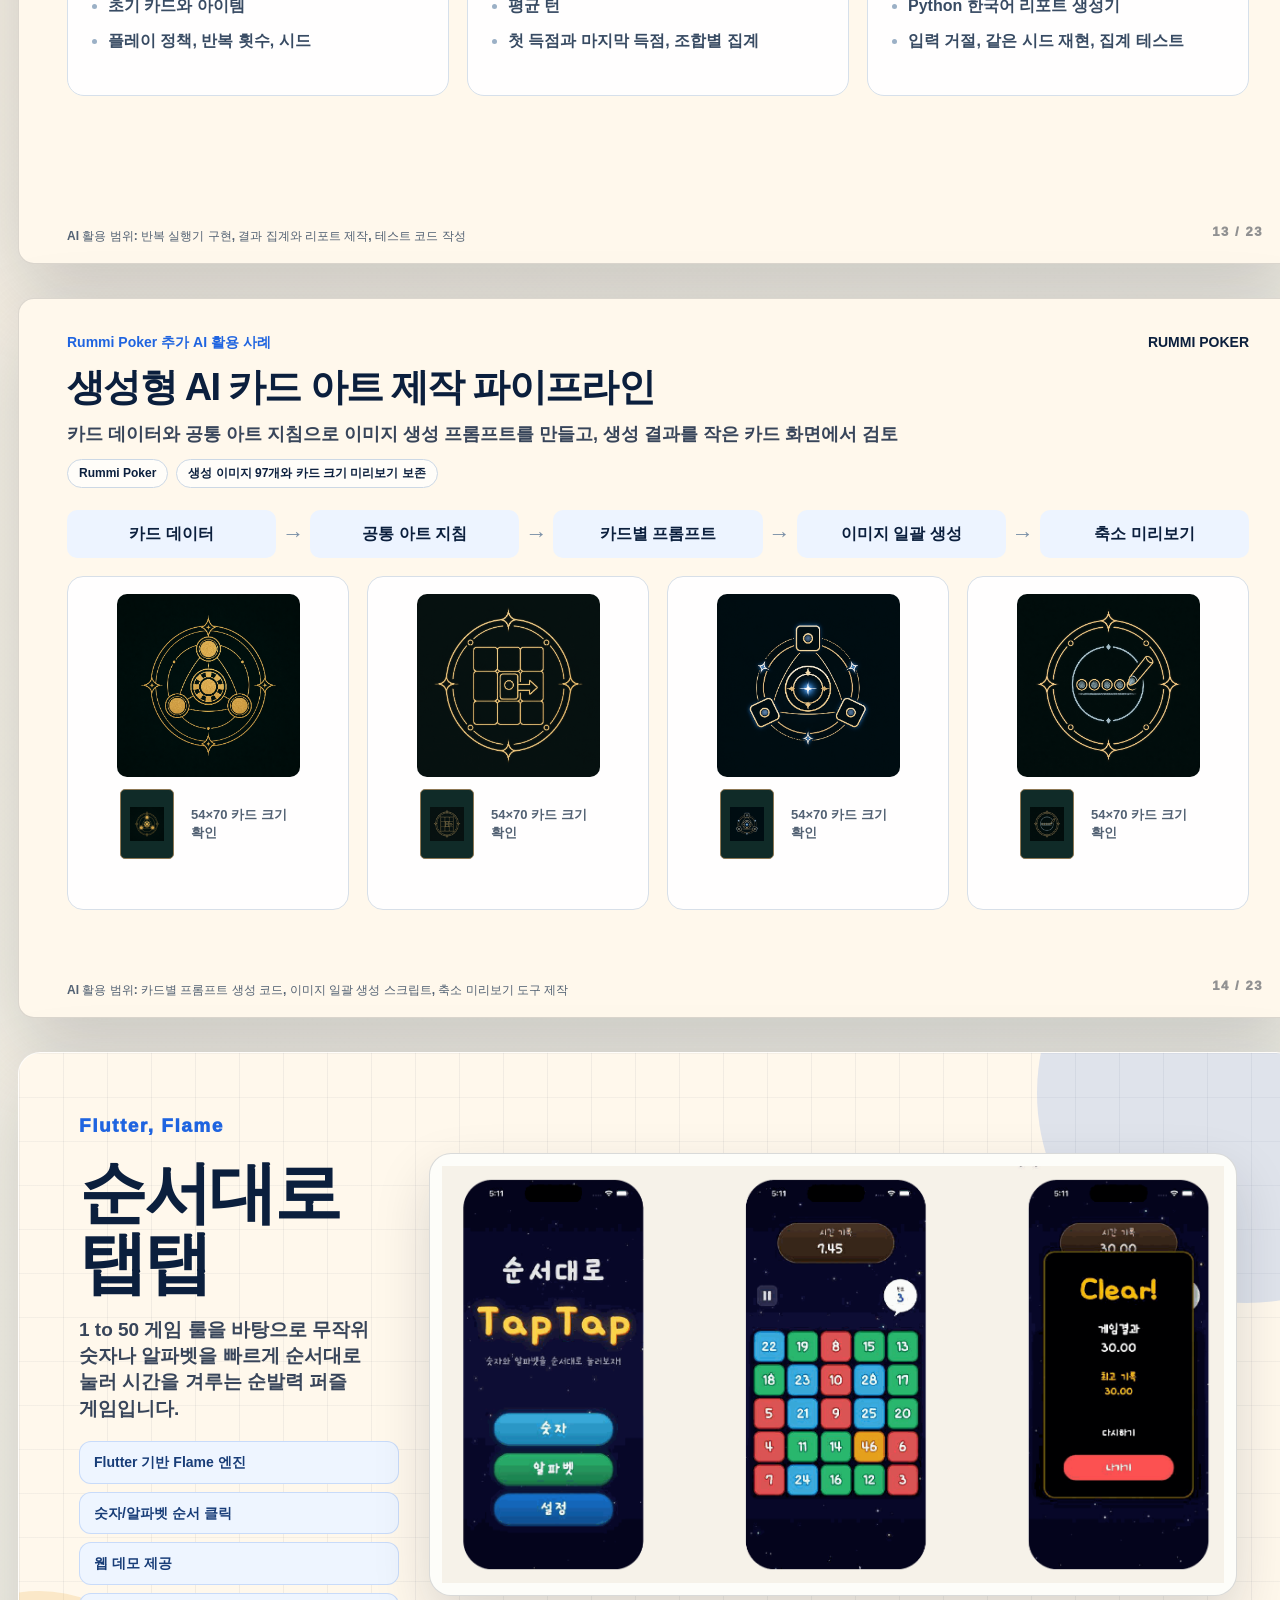
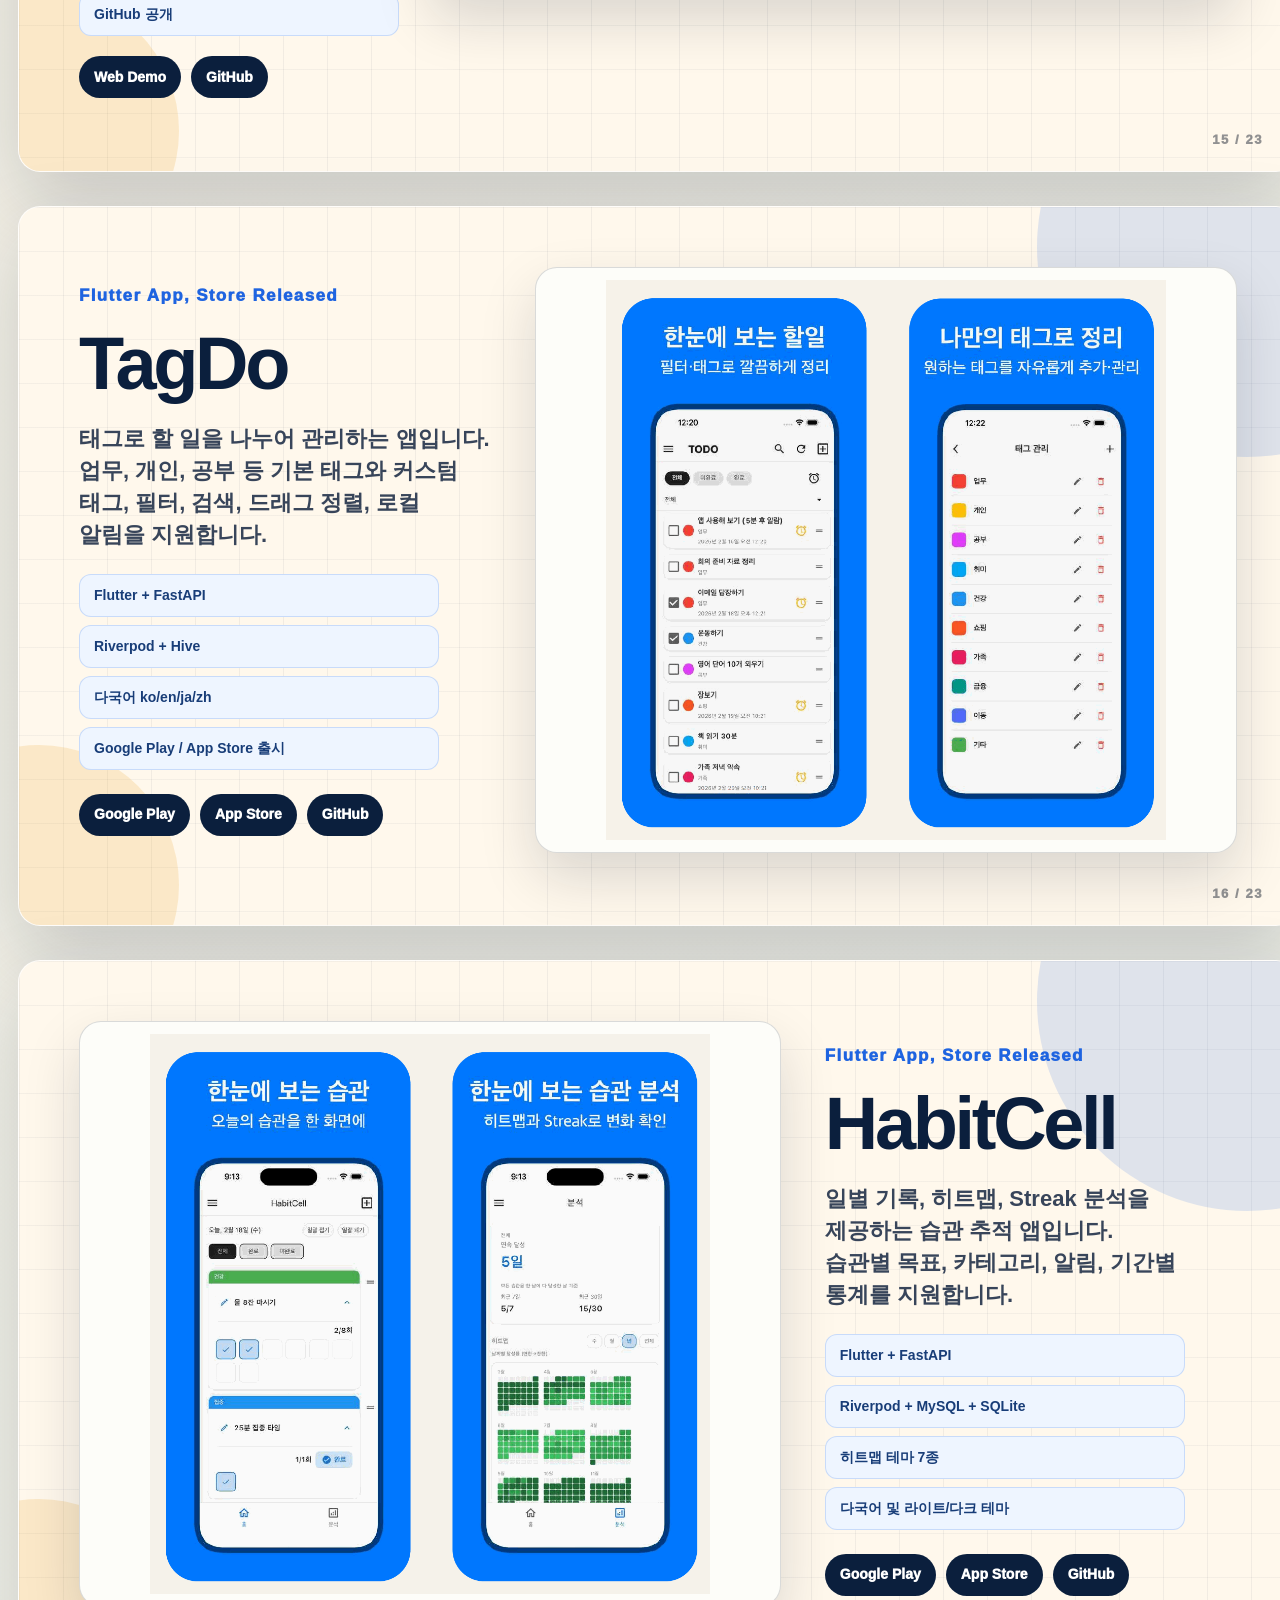
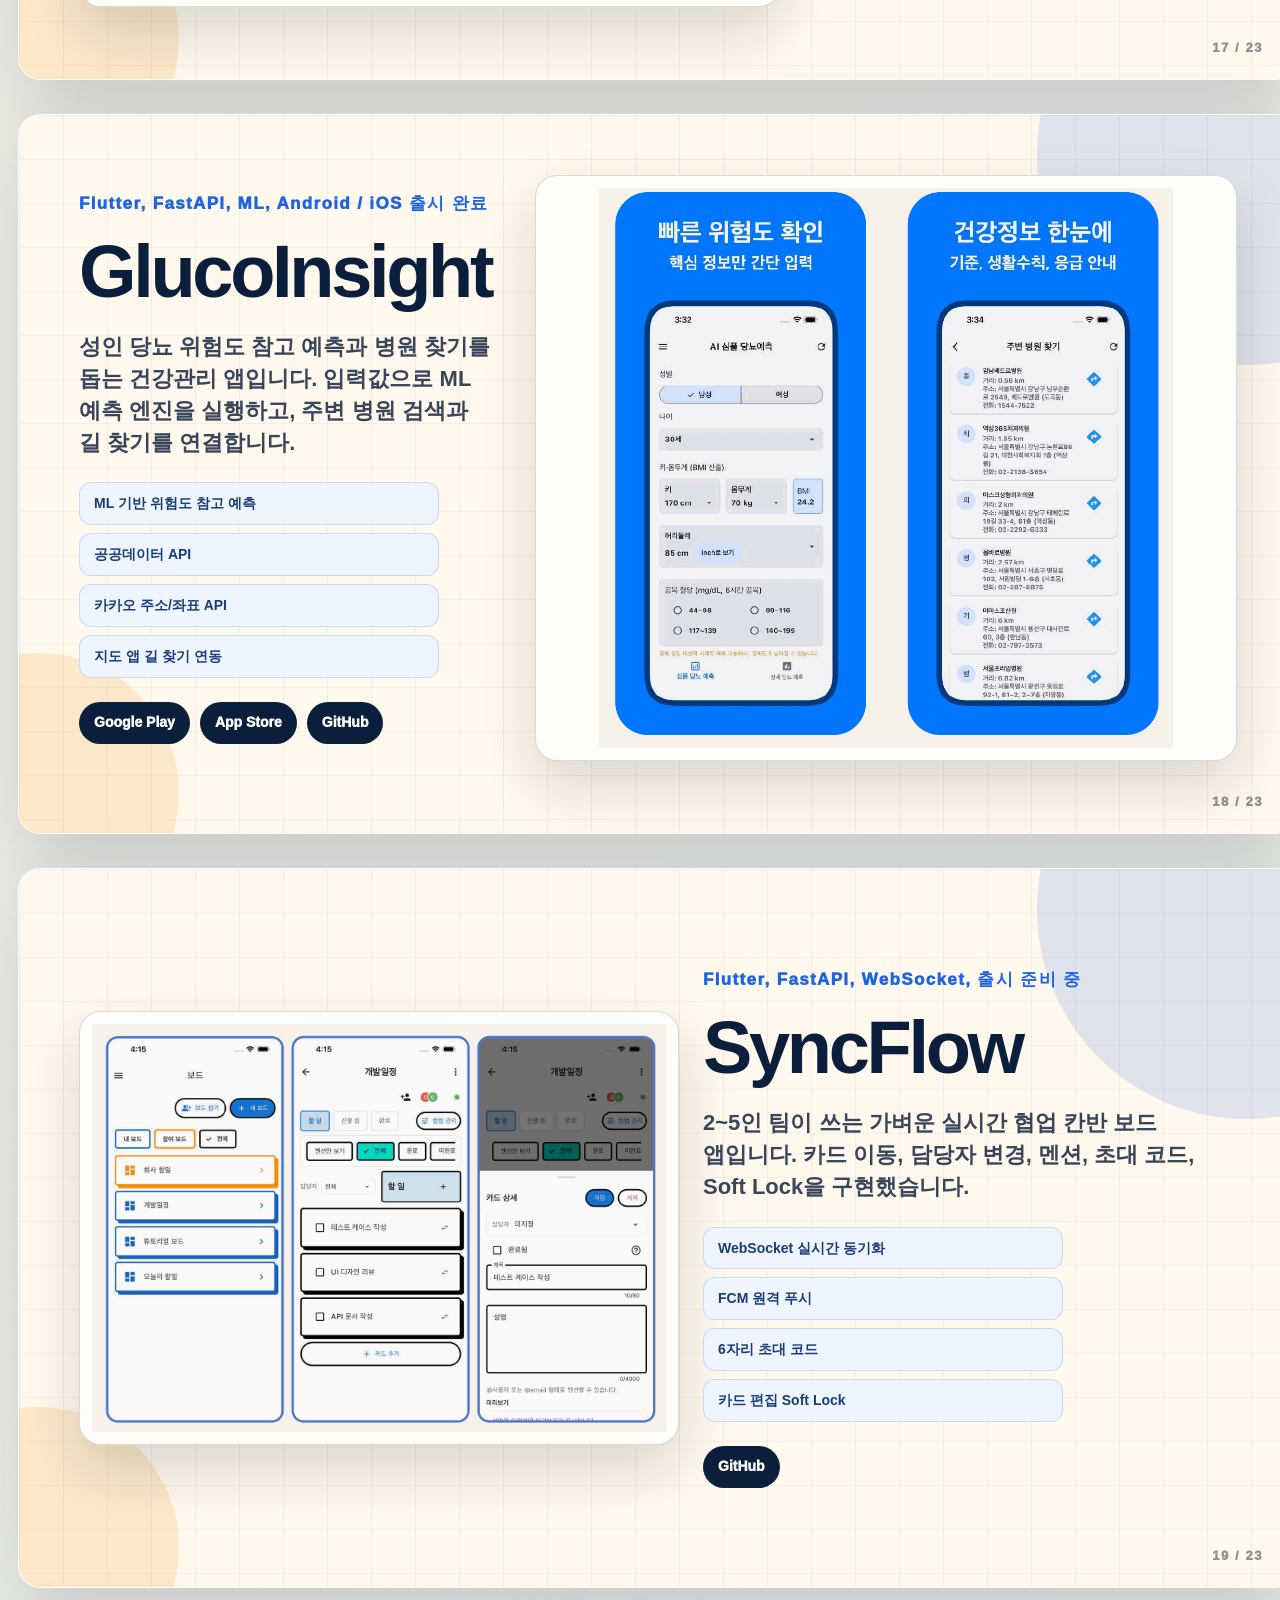
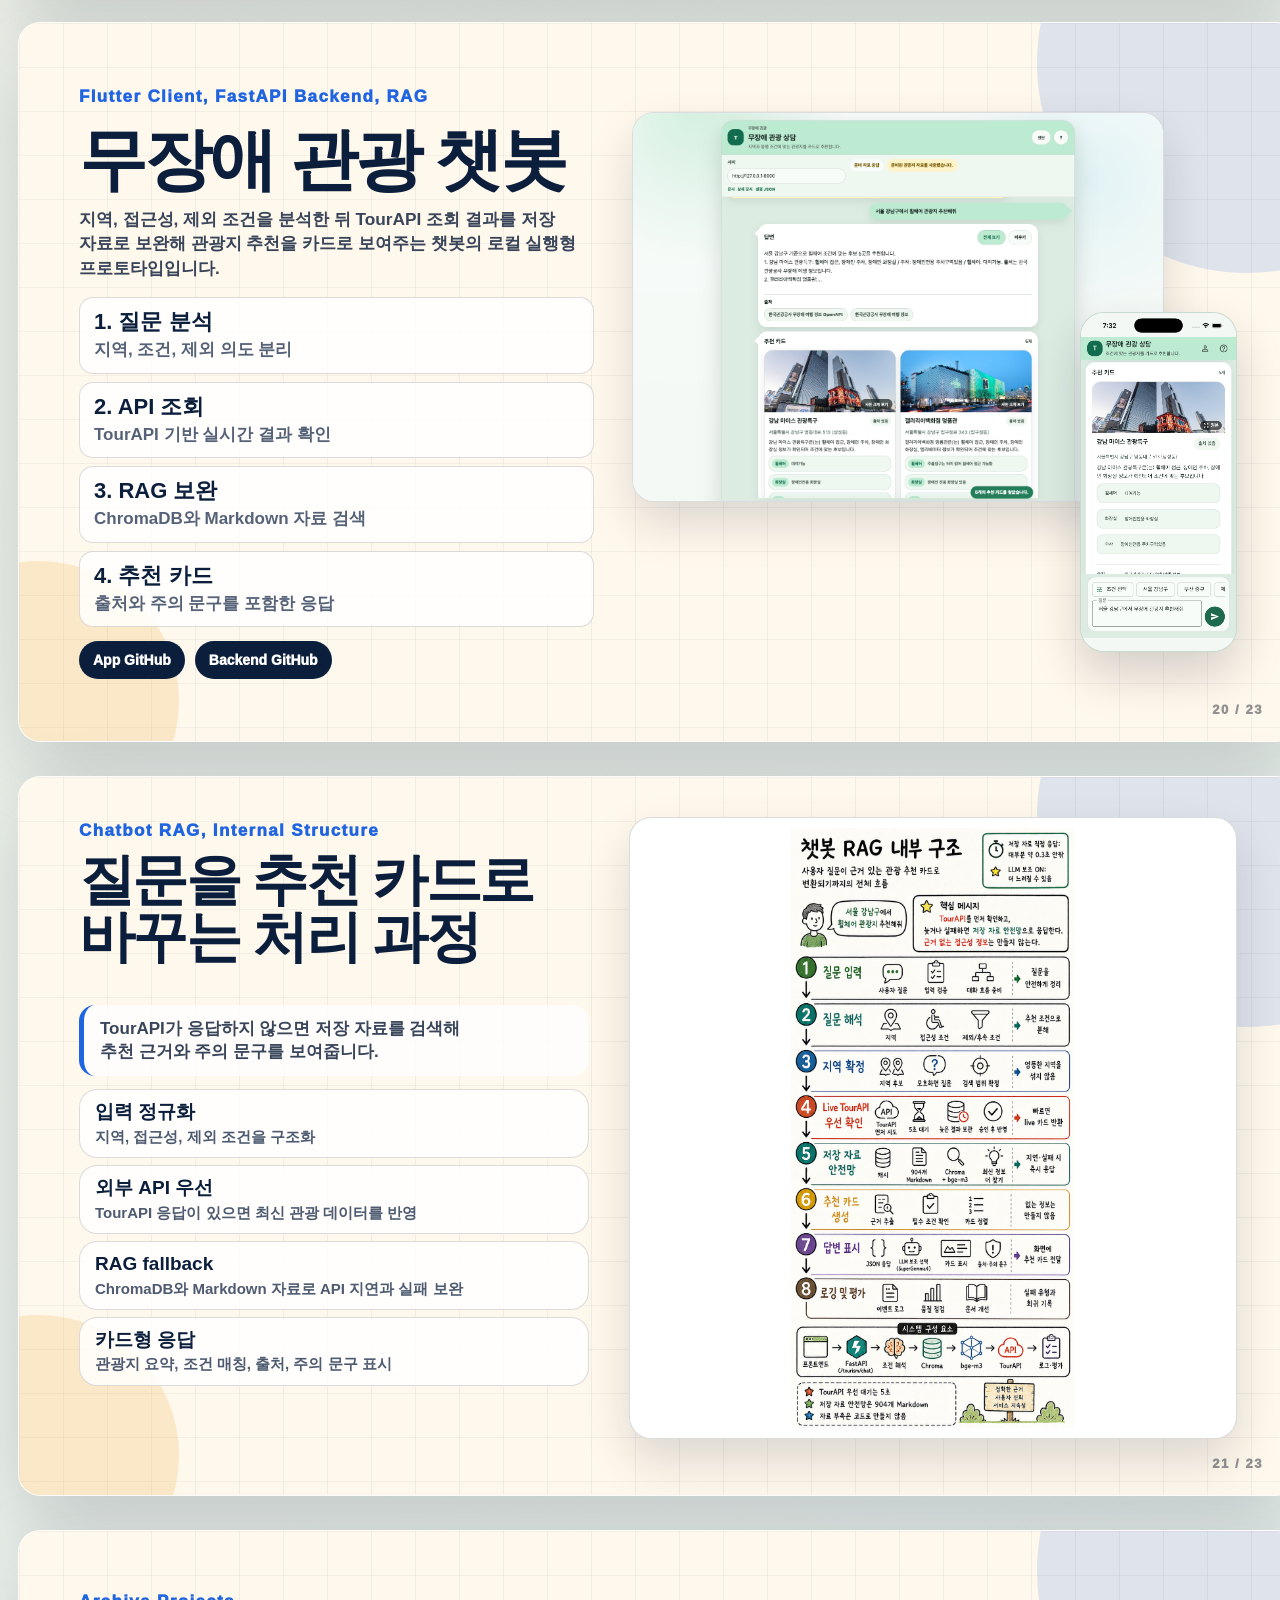
<file: Unity_Portfolio/portfolio-ppt/index.html>
<!doctype html>
<html lang="ko">
<head>
  <meta charset="UTF-8">
  <meta name="viewport" content="width=device-width, initial-scale=1.0">
  <title>김택권 Unity 포트폴리오 슬라이드</title>
  <meta name="description" content="Unity 게임, 라이브서비스, AR, 하드웨어 연동 중심의 23장 포트폴리오">
  <link rel="stylesheet" href="./portfolio-ppt.css?v=20261115-2">
  <link rel="stylesheet" href="./assets/ai-workflow/ai-workflow.css?v=20261104-2">
</head>
<body>
  <header class="deck-nav">
    <a href="#slide-01" class="deck-brand">KIM TAEK KWON</a>
    <nav aria-label="슬라이드 빠른 이동">
      <a href="#slide-02">Summary</a>
      <a href="#slide-05">Content</a>
      <a href="#slide-07">Unity Game</a>
      <a href="#slide-08">Hardware</a>
      <a href="#slide-11">AI 활용</a>
      <a href="#slide-23">Links</a>
    </nav>
  </header>

  <main class="deck">
    <section class="slide cover" id="slide-01">
      <div class="slide-kicker">Developer Portfolio</div>
      <div class="cover-grid">
        <div>
          <p class="overline">Unity / C#, Game, AR, Hardware</p>
          <h1>김택권</h1>
          <p class="cover-name">KIM TAEK KWON</p>
          <p class="cover-lead">모바일 앱의 개발부터 출시와 운영까지 맡고, 웹 서비스 개발과 Unity 기반 인터랙티브 콘텐츠 제작 및 하드웨어 연동을 수행했으며, AI를 활용해 개발 프로세스를 개선하고 테스트와 배포를 관리했으며, RAG 기반 챗봇을 구축해 운영했습니다.</p>
        </div>
        <aside class="contact-card">
          <span>Contact</span>
          <a href="tel:01026262131">010-2626-2131</a>
          <a href="mailto:cheng80@naver.com">cheng80@naver.com</a>
          <a href="https://github.com/cheng80">github.com/cheng80</a>
        </aside>
      </div>
      <div class="slide-no">01 / 23</div>
    </section>

    <section class="slide summary" id="slide-02">
      <div class="slide-kicker">Career Summary</div>
      <div class="title-row">
        <h2>Unity와 함께한 개발 경험</h2>
        <p>게임, 인터랙티브 콘텐츠, AR과 장치 연동.<br>클라이언트 제작부터 모바일 출시와 라이브서비스까지 경험했습니다.</p>
      </div>
      <div class="metric-grid">
        <article><b>13년 4개월</b><span>총 개발 경력, 모바일과 게임, <span class="keep-phrase">웹 클라이언트</span></span></article>
        <article><b>80여종</b><span>교육용 앱 제작, 출시, 유지보수</span></article>
        <article><b>Unity 게임</b><span>우주좀비 제작과 라이브서비스</span></article>
        <article><b>AR / IoT</b><span>사진 인식과 외부 장치 연동</span></article>
      </div>
      <div class="timeline">
        <article><time>2022.04 - 2024.02</time><strong>그로비교육</strong><span>태블릿 기반 교육 콘텐츠 개발과 운영, 개발 프로세스 구축</span></article>
        <article><time>2016.01 - 2022.04</time><strong>천재교육 / 천재교과서</strong><span>교육용 모바일 앱과 게임 다수 제작, 출시, 유지보수</span></article>
        <article><time>2015.06 - 2015.12</time><strong>우주마켓</strong><span>게임 개발팀 팀장, <span class="keep-phrase">Unity 2D</span> 우주좀비 제작과 라이브서비스</span></article>
      </div>
      <div class="slide-no">02 / 23</div>
    </section>

    <section class="slide stack" id="slide-03">
      <div class="slide-kicker">Tech Stack</div>
      <div class="title-row compact">
        <h2>여러 분야에서 쌓은<br><span class="keep-phrase">개발 경험</span></h2>
        <p>Unity 교육 콘텐츠 및 게임, 앱과  웹 서비스, 하드웨어 연동 까지 여러 분야의 개발을 하였습니다.</p>
      </div>
      <div class="stack-grid">
        <article><h3>Unity / C#</h3><p>게임, 인터랙티브 콘텐츠</p></article>
        <article><h3>Game / <span class="keep-phrase">Live Service</span></h3><p>우주좀비 제작과 라이브서비스</p></article>
        <article><h3>Mobile</h3><p>Android, iOS 출시와 마켓 대응</p></article>
        <article><h3>AR / Vision</h3><p><span class="keep-phrase">AR Foundation</span>, OpenCV</p></article>
        <article><h3>Hardware</h3><p>Arduino, ESP32, Serial, MQTT</p></article>
        <article><h3>Production</h3><p>팀 빌딩, 개발 프로세스 구축;<br>GA4, Sentry, <span class="keep-phrase">Cloudflare Pages;</span></p></article>
        <article><h3>Frontend</h3><p>Flutter 앱, Flame 게임,<br>JavaScript <span class="keep-phrase">웹 클라이언트</span></p></article>
        <article><h3>Backend / Database</h3><p>FastAPI, REST API, WebSocket, <span class="keep-phrase">Firebase(FCM);</span><br>SQL, MySQL, SQLite,<br>Supabase(PostgreSQL)</p></article>
      </div>

      <div class="slide-no">03 / 23</div>
    </section>

    <section class="slide toc" id="slide-04">
      <div class="slide-kicker">Project Map</div>
      <div class="title-row">
        <h2>프로젝트 목차</h2>
      </div>
      <ol class="toc-list">
        <li><b>Unity Content</b><span>그로비교육, 천재교육/천재교과서, AR과 교보재 연동</span></li>
        <li><b>Unity Game</b><span>우주좀비, Unity 2D 제작과 라이브서비스 (2015)</span></li>
        <li><b>Hardware</b><span>Unity, Serial, Arduino, MQTT-SSL, ESP32</span></li>
        <li><b>Flutter Games</b><span>Rummi Poker, Stone Match, 순서대로 탭탭, AI 활용 개발 환경</span></li>
        <li><b>Apps / AI / Archive</b><span>Flutter 앱 프로젝트 4종, 관광 챗봇, 이전 멀티플랫폼 작업</span></li>
      </ol>
      <div class="slide-no">04 / 23</div>
    </section>

    <section class="slide company-slide grovy-slide" id="slide-05">
      <div class="slide-kicker">Company Projects, Grovy Education</div>
      <div class="title-row compact"><h2>그로비교육 Unity 콘텐츠</h2><p>유아가 직접 참여하는 태블릿 학습 콘텐츠를 개발하며, 상호작용 설계부터 서비스 업데이트와 신규 이벤트 대응까지 경험했습니다.</p></div>
      <div class="card-gallery three grovy-list">
        <article><img src="./assets/pdf/grovy-superv.png" alt="마이 슈퍼 브이"><h3>마이 슈퍼 브이</h3><p>캐릭터 상호작용, 생활습관, 체험 학습, 미니 게임.</p><a href="https://youtu.be/e51-8Ws6mQo">영상</a></article>
        <article><img src="./assets/pdf/grovy-brain.png" alt="슈퍼 브이 브레인"><h3>슈퍼 브이 브레인</h3><p>기억력, 공간 지각력, 추리력, 문제 해결력 영역별 게임.</p><a href="https://youtu.be/BqqoiphDEHo">영상</a></article>
        <article><img src="./assets/pdf/grovy-art.png" alt="예술 놀이터"><h3>예술 놀이터</h3><p>피아노, 드럼, 그림 그리기, 스티커 꾸미기 활동.</p></article>
      </div>
      <div class="slide-no">05 / 23</div>
    </section>

    <section class="slide company-slide chunjae-slide" id="slide-06">
      <div class="slide-kicker">Company Projects, Chunjae</div>
      <div class="title-row compact"><h2>천재교육 / 천재교과서 Unity 콘텐츠</h2><p>교육도서와 교보재를 모바일 학습에 연결하는 앱을 개발하며, 콘텐츠에 따라 QR, AR 이미지 인식, 블루투스 연동을 활용하고 앱 출시와 유지보수까지 경험했습니다.</p></div>
      <div class="card-gallery six">
        <article><img src="./assets/pdf/chunjae-bigkids.png" alt="빅키즈"><h3>빅키즈</h3><a href="https://youtu.be/rn8S2CT8JlM">영상</a></article>
        <article><img src="./assets/pdf/chunjae-doljabi.png" alt="돌잡이"><h3>돌잡이</h3><a href="https://youtu.be/MLoSCO5eC_k">영상</a></article>
        <article><img src="./assets/pdf/chunjae-tangram.png" alt="칠교탐험대"><h3>칠교탐험대</h3><a href="https://youtu.be/FAiMMZuL0Hs">영상</a></article>
        <article><img src="./assets/pdf/chunjae-mybig.png" alt="코딩토이 마이빅"><h3>코딩토이 마이빅</h3><a href="https://youtu.be/H9CVGC6Ce1w">영상</a></article>
        <article><img src="./assets/pdf/chunjae-live-science.png" alt="Live과학"><h3>Live과학</h3><a href="https://play.google.com/store/search?q=LIVE%EA%B3%BC%ED%95%99&c=apps&hl=ko">Google Play</a></article>
        <article><img src="./assets/pdf/chunjae-live-history.png" alt="Live한국사"><h3>Live한국사</h3><a href="https://play.google.com/store/apps/details?id=media.chunjae.livekoreanhistory1&hl=ko">Google Play</a></article>
      </div>
      <div class="slide-no">06 / 23</div>
    </section>

    <section class="slide unity-game-slide" id="slide-07">
      <div class="unity-case-layout">
        <div class="project-copy">
          <p class="overline">Unity 2D / Live Service</p>
          <h2>우주좀비</h2>
          <p>생존 서바이벌 게임의<br><span class="keep-phrase">Unity 2D</span> 클라이언트 제작과<br>라이브서비스를 담당했습니다.</p>
          <ul class="bullet-grid"><li>우주마켓 게임 개발팀 팀장</li><li>Unity / C# 게임 클라이언트</li><li>출시 후 라이브서비스 운영</li><li>2015.06 - 2015.12</li></ul>
        </div>
        <figure class="unity-case-image"><img src="./assets/projects/space-zombie/space-zombie-screens.jpg" width="896" height="1006" alt="우주좀비의 타이틀과 실제 플레이 화면"><figcaption>우주좀비 타이틀과 플레이 화면</figcaption></figure>
      </div>
      <div class="slide-no">07 / 23</div>
    </section>

    <section class="slide hardware-slide" id="slide-08">
      <div class="slide-kicker">Hardware / IoT</div>
      <div class="hardware-layout">
        <div class="project-copy">
          <h2>하드웨어 연동 프로젝트</h2>
          <p>Unity와 아두이노를 시리얼 통신으로 연결해 입력값으로 오브젝트를 제어했고, ESP32 프로젝트에서는 <span class="keep-phrase">MQTT-SSL로</span> 센서 모니터링과 LED 제어를 구현했습니다.</p>
          <div class="flow-cards two-col">
            <article><b>Unity + Serial</b><span>아두이노 입력 데이터로 Unity 오브젝트 제어</span></article>
            <article><b>ESP32와 Unity의<br>MQTT-SSL 연동</b><span>센서 모니터링 및 LED 양방향 제어</span></article>
            <article><b>Physical Input</b><span>눈차크, 위모트 컨트롤러 입력 활용</span></article>
            <article><b>Mosquitto Broker</b><span>브로커를 거쳐 Unity와 ESP32가 통신</span></article>
          </div>
        </div>
        <div class="hardware-link-gallery">
          <article>
            <img src="./assets/pdf/hardware-split/serial-nunchuck.png" alt="Unity와 시리얼 통신 연동">
            <span>Unity + Serial</span>
            <a href="https://youtu.be/KoSGSXjBEMI">영상</a>
          </article>
          <article>
            <img src="./assets/pdf/hardware-split/serial-tank.png" alt="Unity와 위모트 시리얼 연동">
            <span>Wiimote Serial</span>
            <a href="https://youtu.be/0aaWZLIUFvI">영상</a>
          </article>
          <article>
            <img src="./assets/pdf/hardware-split/mqtt-esp32.png" alt="MQTT SSL ESP32 Unity 연동">
            <span>ESP32와 Unity의 <span class="keep-phrase">MQTT-SSL</span> 연동</span>
            <a href="https://youtu.be/mYoYQJKDidM">영상</a>
          </article>
        </div>
      </div>
      <div class="slide-no">08 / 23</div>
    </section>

    <section class="slide game-slide" id="slide-09">
      <div class="game-layout">
        <div class="project-copy">
          <p class="overline">Flutter, Flame, Web Build</p>
          <h2>Rummi Poker</h2>
          <p>보드형 덱빌딩 로그라이트 게임입니다.<br>카드 조합과 룰 기반 판단을 구현했고, BIC에 출품하고 웹 빌드도 공개했습니다.</p>
          <ul class="bullet-grid"><li>Flutter/Flame 게임 구현</li><li>보드형 카드 조합 플레이</li><li>웹 데모 공개</li><li>BIC 출품 페이지 등록</li></ul>
          <div class="link-row"><a href="https://github.com/cheng80/rummipoker">GitHub</a><a href="https://bicfest.org/enroll/view/3405">BIC</a><a href="https://cheng80.myqnapcloud.com/rummipoker/">Web Demo</a></div>
        </div>
        <figure class="game-phones"><img src="./assets/projects/rummi-poker/rummi-poker-title.png" alt="Rummi Poker 전투 화면"><img src="./assets/projects/rummi-poker/rummi-poker-run.png" alt="Rummi Poker 시작 화면"></figure>
      </div>
      <div class="slide-no">09 / 23</div>
    </section>

    <section class="slide game-slide stone-match-slide" id="slide-10">
      <div class="game-layout">
        <div class="project-copy">
          <p class="overline">Flutter, Flame, PocketBase</p>
          <h2>Stone Match</h2>
          <p>8×8 보드에서 같은 보석을 맞추는<br>매치 3 퍼즐 게임입니다.<br>세 가지 모드와 콤보, 특수 보석을 구현했습니다.</p>
          <ul class="bullet-grid"><li>무한, 레벨, 타임 3모드</li><li>콤보와 특수 보석 효과</li><li>PocketBase 랭킹 연동</li><li><span class="keep-phrase">Apps in Toss</span> 광고 연동 구현</li></ul>
          <p class="ops-summary">GA4 사용 지표와 Sentry 오류 및 릴리스 정보를 확인하는 운영 대시보드를 JavaScript로 개발해 <span class="keep-phrase">Cloudflare Pages에</span> 배포했습니다. 초기 버전에서는 Supabase(PostgreSQL)로 익명 로그인과 랭킹 저장을 연동했습니다.</p>
          <div class="link-row"><a href="https://github.com/cheng80/jewelmatch">GitHub</a><a href="https://cheng80.myqnapcloud.com/match/">Web Demo</a></div>
        </div>
        <figure class="game-phones"><img src="./assets/projects/stone-match/stone-match-title.png" width="636" height="1048" alt="Stone Match 타이틀 화면"><img src="./assets/projects/stone-match/stone-match-gameplay.png" width="636" height="1048" alt="Stone Match 레벨 모드, 토르 망치의 십자번개 효과"></figure>
      </div>
      <div class="slide-no">10 / 23</div>
    </section>

<section class="slide ai-case" id="slide-11" data-ai-case="overview">
  <div class="ai-topline"><span>AI 활용 개발 환경</span><span class="ai-project">GAME DEVELOPMENT</span></div>
  <h2 class="ai-title">AI 에이전트로 구성한 개발, 검증, 배포 환경</h2><p class="ai-summary">에이전트 오케스트레이션부터 게임별 자동 플레이 검증 도구와 배포 스크립트까지 구축</p><div class="ai-tags"><span>Stone Match</span><span>Rummi Poker</span><span>Flutter / Flame</span></div>
  <div class="ai-work-grid">
    <section class="ai-work-card"><header><h3>에이전트 오케스트레이션</h3><p>Codex가 작업을 조정하고, Claude가 기능 구현과 코드 검수를 나눠 수행</p></header><div class="ai-agent-map"><div class="ai-node ai-coordinator">Codex 작업 조정</div><div class="ai-arrow">↓</div><div class="ai-agent-pair"><div class="ai-node">Claude&nbsp;Sonnet 로그 기록</div><div class="ai-node">Claude&nbsp;Sonnet 시간 측정</div></div><div class="ai-arrow">↓</div><div class="ai-node">Claude Opus 게임 통합</div><div class="ai-arrow">↓</div><div class="ai-node ai-review">Claude Opus 별도 코드 검수</div></div><div class="ai-artifact">구현과 분리해 읽기 전용으로 코드 검수</div></section>
    <section class="ai-work-card"><header><h3>자동 플레이 검증 도구 제작</h3><p><span class="keep-phrase">Stone Match의</span> 색 인식 봇과 <span class="keep-phrase">Rummi Poker의</span> 전투, 상점 진행을 검증하는 풀런봇 제작</p></header><div class="ai-bot-examples"><div class="ai-bot-example"><img src="./assets/ai-workflow/stone-color-analysis-demo.svg" alt="Stone Match 색 인식 더미 화면"><div><strong class="keep-phrase">Stone Match</strong><small>더미 화면</small></div></div><div class="ai-bot-example"><img src="./assets/ai-workflow/rummi-fullrun-annotated.svg" alt="실제 루미 포커 전투 화면에 봇 동작을 설명하는 표시를 더한 예시"><div><strong class="keep-phrase">Rummi Poker</strong><small>설명용 주석</small></div></div></div><div class="ai-artifact">게임별 검증 도구와 검증 기록 보존</div></section>
    <section class="ai-work-card"><header><h3>자동 배포 환경 구축</h3><p>웹 빌드와 서버 업로드를 이어 실행하고, 배포 응답까지 확인하는 스크립트 구성</p></header><div class="ai-skill-steps"><div class="ai-node"><span>웹 릴리즈 빌드</span><b>↓</b></div><div class="ai-node"><span>소스맵 등록</span><b>↓</b></div><div class="ai-node"><span>NAS 업로드</span><b>↓</b></div><div class="ai-node"><span>배포 응답 확인</span><b>↓</b></div></div><div class="ai-artifact">소스맵 등록 실패 시 중단, 배포 파일에서 소스맵 제외</div></section>
  </div><footer class="ai-foot"><p>AI 활용 범위: 작업 조정, 기능 구현, 코드 검수, 개발 도구 제작, 배포 환경 구축</p></footer>
  <div class="slide-no">11 / 23</div>
</section>

<section class="slide ai-case" id="slide-12" data-ai-case="bots">
  <div class="ai-topline"><span>자동 플레이 검증 도구 제작</span><span class="ai-project">STONE MATCH / RUMMI POKER</span></div>
  <h2 class="ai-title">두 게임의 자동 플레이 검증 도구 제작</h2><p class="ai-summary">게임의 입력 방식과 진행 구조에 맞춘 검증 도구를 AI와 함께 각각 제작</p><div class="ai-demo-tag">검증 과정을 설명하는 예시 화면</div>
  <div class="ai-detail-grid"><section class="ai-detail-card"><h3>Stone Match</h3><p class="ai-desc">화면 픽셀의 색으로 보석을 구분해 교환할 곳을 찾고 실제 드래그와 종료 결과를 확인</p><img class="ai-demo-image" src="./assets/ai-workflow/stone-color-analysis-demo.svg" alt="Stone Match 자동 플레이 검증 도구의 설명용 더미 화면"></section><section class="ai-detail-card"><h3>Rummi Poker</h3><p class="ai-desc">타일 배치와 아이템 사용, 정산과 상점 선택을 이어가며 스테이지 진행 확인</p><img class="ai-demo-image" src="./assets/ai-workflow/rummi-fullrun-annotated.svg" alt="실제 루미 포커 전투 화면에 봇 동작을 설명하는 표시를 더한 예시"></section></div><footer class="ai-foot"><p>AI 활용 범위: 게임별 자동 플레이 도구의 화면 색 인식, 입력 처리, 상태 기반 진행과 재개 구현</p></footer>
  <div class="slide-no">12 / 23</div>
</section>

<section class="slide ai-case ai-balance-case" id="slide-13" data-ai-case="balance">
  <div class="ai-topline"><span>Rummi Poker AI 활용 개발 사례</span><span class="ai-project">RUMMI POKER</span></div>
  <h2 class="ai-title">밸런스 시뮬레이터와 분석 도구 제작</h2><p class="ai-summary">AI를 활용해 게임 규칙을 조건별로 반복 실행하는 시뮬레이터와 결과를 한국어 문서로 정리하는 리포트 도구를 제작</p><div class="ai-tags"><span>Rummi Poker</span><span>Dart / Python</span><span>개발 도구 제작</span></div>
  <div class="ai-process-flow"><div class="ai-node">게임 규칙과 카드 데이터</div><span class="ai-arrow" aria-hidden="true">→</span><div class="ai-node">조건별 반복 실행</div><span class="ai-arrow" aria-hidden="true">→</span><div class="ai-node">결과 저장과 집계</div><span class="ai-arrow" aria-hidden="true">→</span><div class="ai-node">한국어 리포트 생성</div></div>
  <div class="ai-capabilities"><section class="ai-capability-panel"><h3>설정할 수 있는 조건</h3><ul><li>난이도와 전투 구간</li><li>초기 카드와 아이템</li><li>플레이 정책, 반복 횟수, 시드</li></ul></section><section class="ai-capability-panel"><h3>분석할 수 있는 항목</h3><ul><li>클리어율과 실패 유형</li><li>평균 턴</li><li>첫 득점과 마지막 득점, 조합별 집계</li></ul></section><section class="ai-capability-panel"><h3>실제 코드 구성</h3><ul><li>Dart 시뮬레이션 실행기</li><li>Python 한국어 리포트 생성기</li><li>입력 거절, 같은 시드 재현, 집계 테스트</li></ul></section></div>
  <footer class="ai-foot"><p>AI 활용 범위: 반복 실행기 구현, 결과 집계와 리포트 제작, 테스트 코드 작성</p></footer>
  <div class="slide-no">13 / 23</div>
</section>

<section class="slide ai-case ai-art-case" id="slide-14" data-ai-case="art">
  <div class="ai-topline"><span>Rummi Poker 추가 AI 활용 사례</span><span class="ai-project">RUMMI POKER</span></div>
  <h2 class="ai-title">생성형 AI 카드 아트 제작 파이프라인</h2><p class="ai-summary">카드 데이터와 공통 아트 지침으로 이미지 생성 프롬프트를 만들고, 생성 결과를 작은 카드 화면에서 검토</p><div class="ai-tags"><span>Rummi Poker</span><span>생성 이미지 97개와 카드 크기 미리보기 보존</span></div>
  <div class="ai-art-pipeline"><div class="ai-node">카드 데이터</div><div class="ai-arrow">→</div><div class="ai-node">공통 아트 지침</div><div class="ai-arrow">→</div><div class="ai-node">카드별 프롬프트</div><div class="ai-arrow">→</div><div class="ai-node">이미지 일괄 생성</div><div class="ai-arrow">→</div><div class="ai-node">축소 미리보기</div></div><div class="ai-art-gallery"><figure class="ai-art-item"><img class="ai-art-original" src="./assets/ai-workflow/art-01.png" alt="루미 포커 생성 카드 아트 예시 1"><div class="ai-art-size"><div class="ai-small-card"><img src="./assets/ai-workflow/art-01-thumb.png" alt="카드 크기 축소 미리보기"></div><figcaption>54×70 카드 크기 확인</figcaption></div></figure><figure class="ai-art-item"><img class="ai-art-original" src="./assets/ai-workflow/art-02.png" alt="루미 포커 생성 카드 아트 예시 2"><div class="ai-art-size"><div class="ai-small-card"><img src="./assets/ai-workflow/art-02-thumb.png" alt="카드 크기 축소 미리보기"></div><figcaption>54×70 카드 크기 확인</figcaption></div></figure><figure class="ai-art-item"><img class="ai-art-original" src="./assets/ai-workflow/art-03.png" alt="루미 포커 생성 카드 아트 예시 3"><div class="ai-art-size"><div class="ai-small-card"><img src="./assets/ai-workflow/art-03-thumb.png" alt="카드 크기 축소 미리보기"></div><figcaption>54×70 카드 크기 확인</figcaption></div></figure><figure class="ai-art-item"><img class="ai-art-original" src="./assets/ai-workflow/art-04.png" alt="루미 포커 생성 카드 아트 예시 4"><div class="ai-art-size"><div class="ai-small-card"><img src="./assets/ai-workflow/art-04-thumb.png" alt="카드 크기 축소 미리보기"></div><figcaption>54×70 카드 크기 확인</figcaption></div></figure></div><footer class="ai-foot"><p>AI 활용 범위: 카드별 프롬프트 생성 코드, 이미지 일괄 생성 스크립트, 축소 미리보기 도구 제작</p></footer>
  <div class="slide-no">14 / 23</div>
</section>

    <section class="slide tap-slide" id="slide-15">
      <div class="project-copy">
        <p class="overline">Flutter, Flame</p>
        <h2>순서대로 탭탭</h2>
        <p>1 to 50 게임 룰을 바탕으로 무작위 숫자나 알파벳을 빠르게 순서대로 눌러 시간을 겨루는 순발력 퍼즐 게임입니다.</p>
        <ul class="bullet-grid"><li>Flutter 기반 Flame 엔진</li><li>숫자/알파벳 순서 클릭</li><li>웹 데모 제공</li><li>GitHub 공개</li></ul>
        <div class="link-row"><a href="https://cheng80.myqnapcloud.com/taborder/">Web Demo</a><a href="https://github.com/cheng80/taborder">GitHub</a></div>
      </div>
      <figure class="wide-board"><img src="./assets/pdf/taptap-screens.png" alt="순서대로 탭탭 스크린샷"></figure>
      <div class="slide-no">15 / 23</div>
    </section>

    <section class="slide app-slide tagdo-slide" id="slide-16">
      <div class="project-copy">
        <p class="overline">Flutter App, Store Released</p>
        <h2>TagDo</h2>
        <p>태그로 할 일을 나누어 관리하는 앱입니다. 업무, 개인, 공부 등 기본 태그와 커스텀 태그, 필터, 검색, 드래그 정렬, 로컬 알림을 지원합니다.</p>
        <ul class="bullet-grid"><li>Flutter + FastAPI</li><li>Riverpod + Hive</li><li>다국어 ko/en/ja/zh</li><li>Google Play / App Store 출시</li></ul>
        <div class="link-row"><a href="https://play.google.com/store/apps/details?id=com.cheng80.tagdo">Google Play</a><a href="https://apps.apple.com/kr/app/tagdo/id6759315965">App Store</a><a href="https://github.com/cheng80/hivetodo">GitHub</a></div>
      </div>
      <figure class="phone-board"><img src="./assets/pdf/tagdo-screens.png" alt="TagDo 앱 스크린샷"></figure>
      <div class="slide-no">16 / 23</div>
    </section>

    <section class="slide app-slide reverse habitcell-slide" id="slide-17">
      <div class="project-copy">
        <p class="overline">Flutter App, Store Released</p>
        <h2>HabitCell</h2>
        <p>일별 기록, 히트맵, Streak 분석을 제공하는 습관 추적 앱입니다.<br>습관별 목표, 카테고리, 알림, 기간별 통계를 지원합니다.</p>
        <ul class="bullet-grid"><li>Flutter + FastAPI</li><li>Riverpod + MySQL + SQLite</li><li>히트맵 테마 7종</li><li>다국어 및 라이트/다크 테마</li></ul>
        <div class="link-row"><a href="https://play.google.com/store/apps/details?id=com.cheng80.habitcell">Google Play</a><a href="https://apps.apple.com/kr/app/habitcell/id6759329455">App Store</a><a href="https://github.com/cheng80/habitcell">GitHub</a></div>
      </div>
      <figure class="phone-board"><img src="./assets/pdf/habitcell-screens.png" alt="HabitCell 앱 스크린샷"></figure>
      <div class="slide-no">17 / 23</div>
    </section>

    <section class="slide app-slide gluco-slide" id="slide-18">
      <div class="project-copy">
        <p class="overline">Flutter, FastAPI, ML, Android / iOS 출시 완료</p>
        <h2>GlucoInsight</h2>
        <p>성인 당뇨 위험도 참고 예측과 병원 찾기를 돕는 건강관리 앱입니다. 입력값으로 ML 예측 엔진을 실행하고, 주변 병원 검색과 길 찾기를 연결합니다.</p>
        <ul class="bullet-grid"><li>ML 기반 위험도 참고 예측</li><li>공공데이터 API</li><li>카카오 주소/좌표 API</li><li>지도 앱 길 찾기 연동</li></ul>
        <div class="link-row"><a href="https://play.google.com/store/apps/details?id=com.cheng80.glucoinsight">Google Play</a><a href="https://apps.apple.com/kr/app/glucoinsight/id6759739212">App Store</a><a href="https://github.com/cheng80/ml_diabetes_app">GitHub</a></div>
      </div>
      <figure class="phone-board"><img src="./assets/pdf/glucoinsight-screens-cropped.png" alt="GlucoInsight 앱 스크린샷"></figure>
      <div class="slide-no">18 / 23</div>
    </section>

    <section class="slide app-slide reverse syncflow-slide" id="slide-19">
      <div class="project-copy">
        <p class="overline">Flutter, FastAPI, WebSocket, 출시 준비 중</p>
        <h2>SyncFlow</h2>
        <p>2~5인 팀이 쓰는 가벼운 실시간 협업 칸반 보드 앱입니다. 카드 이동, 담당자 변경, 멘션, 초대 코드, <span class="keep-phrase">Soft Lock을</span> 구현했습니다.</p>
        <ul class="bullet-grid"><li>WebSocket 실시간 동기화</li><li>FCM 원격 푸시</li><li>6자리 초대 코드</li><li>카드 편집 <span class="keep-phrase">Soft Lock</span></li></ul>
        <div class="link-row"><a href="https://github.com/cheng80/syncflow">GitHub</a></div>
      </div>
      <figure class="phone-board wide"><img src="./assets/pdf/syncflow-screens.png" alt="SyncFlow 앱 스크린샷"></figure>
      <div class="slide-no">19 / 23</div>
    </section>

    <section class="slide rag-slide rag-overview" id="slide-20">
      <div class="rag-layout">
        <div class="project-copy">
          <p class="overline">Flutter Client, FastAPI Backend, RAG</p>
          <h2>무장애 관광 챗봇</h2>
          <p>지역, 접근성, 제외 조건을 분석한 뒤 TourAPI 조회 결과를 저장 자료로 보완해 관광지 추천을 카드로 보여주는 챗봇의 로컬 실행형 프로토타입입니다.</p>
          <div class="flow-cards">
            <article><b>1. 질문 분석</b><span>지역, 조건, 제외 의도 분리</span></article>
            <article><b>2. API 조회</b><span>TourAPI 기반 실시간 결과 확인</span></article>
            <article><b>3. RAG 보완</b><span>ChromaDB와 Markdown 자료 검색</span></article>
            <article><b>4. 추천 카드</b><span>출처와 주의 문구를 포함한 응답</span></article>
          </div>
          <div class="link-row"><a href="https://github.com/cheng80/chatbot_rag_app">App GitHub</a><a href="https://github.com/cheng80/chatbot_rag">Backend GitHub</a></div>
        </div>
        <div class="rag-screen-stage">
          <img class="rag-web" src="./assets/projects/chatbot-rag/chatbot-rag-web-response.png" alt="챗봇 웹 응답">
          <img class="rag-phone" src="./assets/projects/chatbot-rag/chatbot-rag-app-iphone.png" alt="챗봇 앱 화면">
        </div>
      </div>
      <div class="slide-no">20 / 23</div>
    </section>

    <section class="slide rag-slide rag-architecture" id="slide-21">
      <div class="slide-kicker">Chatbot RAG, Internal Structure</div>
      <div class="title-row compact">
        <h2>질문을 추천 카드로<br>바꾸는 처리 과정</h2>
      </div>
      <div class="rag-architecture-grid">
        <div class="architecture-points">
          <p class="architecture-intro">TourAPI가 응답하지 않으면 저장 자료를 검색해<br>추천 근거와 주의 문구를 보여줍니다.</p>
          <article><b>입력 정규화</b><span>지역, 접근성, 제외 조건을 구조화</span></article>
          <article><b>외부 API 우선</b><span>TourAPI 응답이 있으면 최신 관광 데이터를 반영</span></article>
          <article><b>RAG fallback</b><span>ChromaDB와 Markdown 자료로 API 지연과 실패 보완</span></article>
          <article><b>카드형 응답</b><span>관광지 요약, 조건 매칭, 출처, 주의 문구 표시</span></article>
        </div>
        <figure class="rag-diagram"><img src="./assets/projects/chatbot-rag/chatbot-rag-process-infographic.png" alt="챗봇 RAG 처리 과정"></figure>
      </div>
      <div class="slide-no">21 / 23</div>
    </section>

    <section class="slide legacy-project-slide" id="slide-22">
      <div class="slide-kicker">Archive Projects</div>
      <div class="title-row compact">
        <h2>Lua / ActionScript 아카이브</h2>
        <p>Lua, ActionScript, 스마트 TV 등 여러 플랫폼에서 게임과 인터랙티브 콘텐츠를 만들었습니다.</p>
      </div>
      <div class="legacy-project-grid">
        <article>
          <img src="./assets/pdf/archive-lua.png" alt="Lua 이전 게임 프로젝트">
          <div>
            <h3>Lua Games</h3>
            <p>생명의 빛 - Touch 바이블, ATTACK "Z", Line Pang</p>
          </div>
        </article>
        <article>
          <img src="./assets/pdf/archive-actionscript.png" alt="ActionScript 앱북 프로젝트">
          <div>
            <h3>ActionScript App Book</h3>
            <p>시공미디어 앱북 시리즈, 시사붐붐잉글리쉬 앱북 시리즈</p>
          </div>
        </article>
        <article>
          <img src="./assets/pdf/archive-smarttv.png" alt="LG 스마트 TV 콘텐츠">
          <div>
            <h3>LG Smart TV</h3>
            <p>시사 잉글리쉬 HB Kids 시리즈</p>
          </div>
        </article>
      </div>
      <div class="slide-no">22 / 23</div>
    </section>

    <section class="slide closing" id="slide-23">
      <div class="slide-kicker">Repository / Materials</div>
      <div class="closing-grid">
        <div class="closing-copy">
          <h2>감사합니다</h2>
          <p>앱 스크린샷과 영상 자료, 저장소 접속 정보를 확인할 수 있습니다.</p>
        </div>
        <div class="final-link-panel">
          <a href="https://drive.google.com/drive/folders/1AVJ7XUGYkKo740kIkzNnqk7vfCyhYcc-?usp=sharing"><b>앱 스크린샷 및 영상 자료</b><span>drive.google.com/drive/folders/1AVJ7XUGYkKo740kIkzNnqk7vfCyhYcc-?usp=sharing</span></a>
          <a href="https://cumbersome-tuberose-d1d.notion.site/Git-47fbbe5b4e354171a9b04ee09a51b0d9"><b>개인 GitLab 저장소, GitHub 저장소 접속 정보</b><span>cumbersome-tuberose-d1d.notion.site/Git-47fbbe5b4e354171a9b04ee09a51b0d9</span></a>
        </div>
      </div>
      <div class="slide-no">23 / 23</div>
    </section>
  </main>
</body>
</html>
</file>
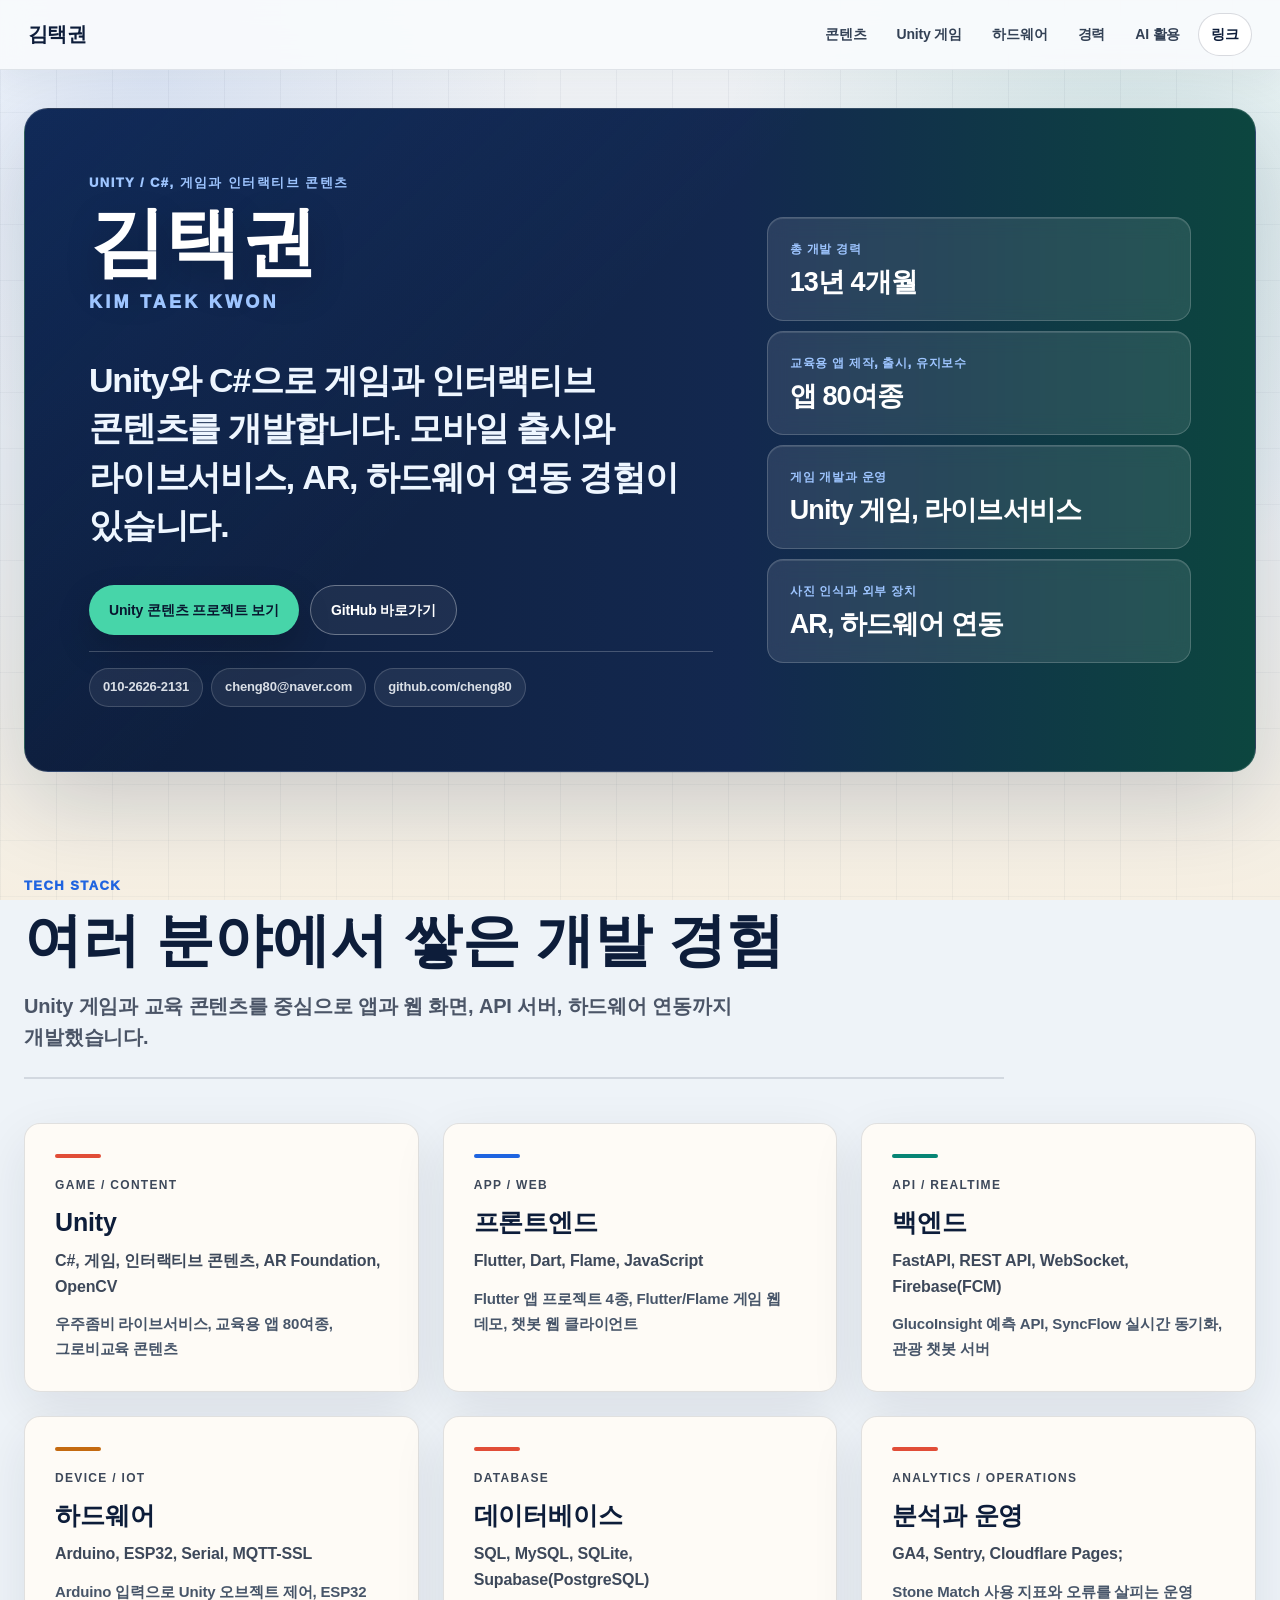
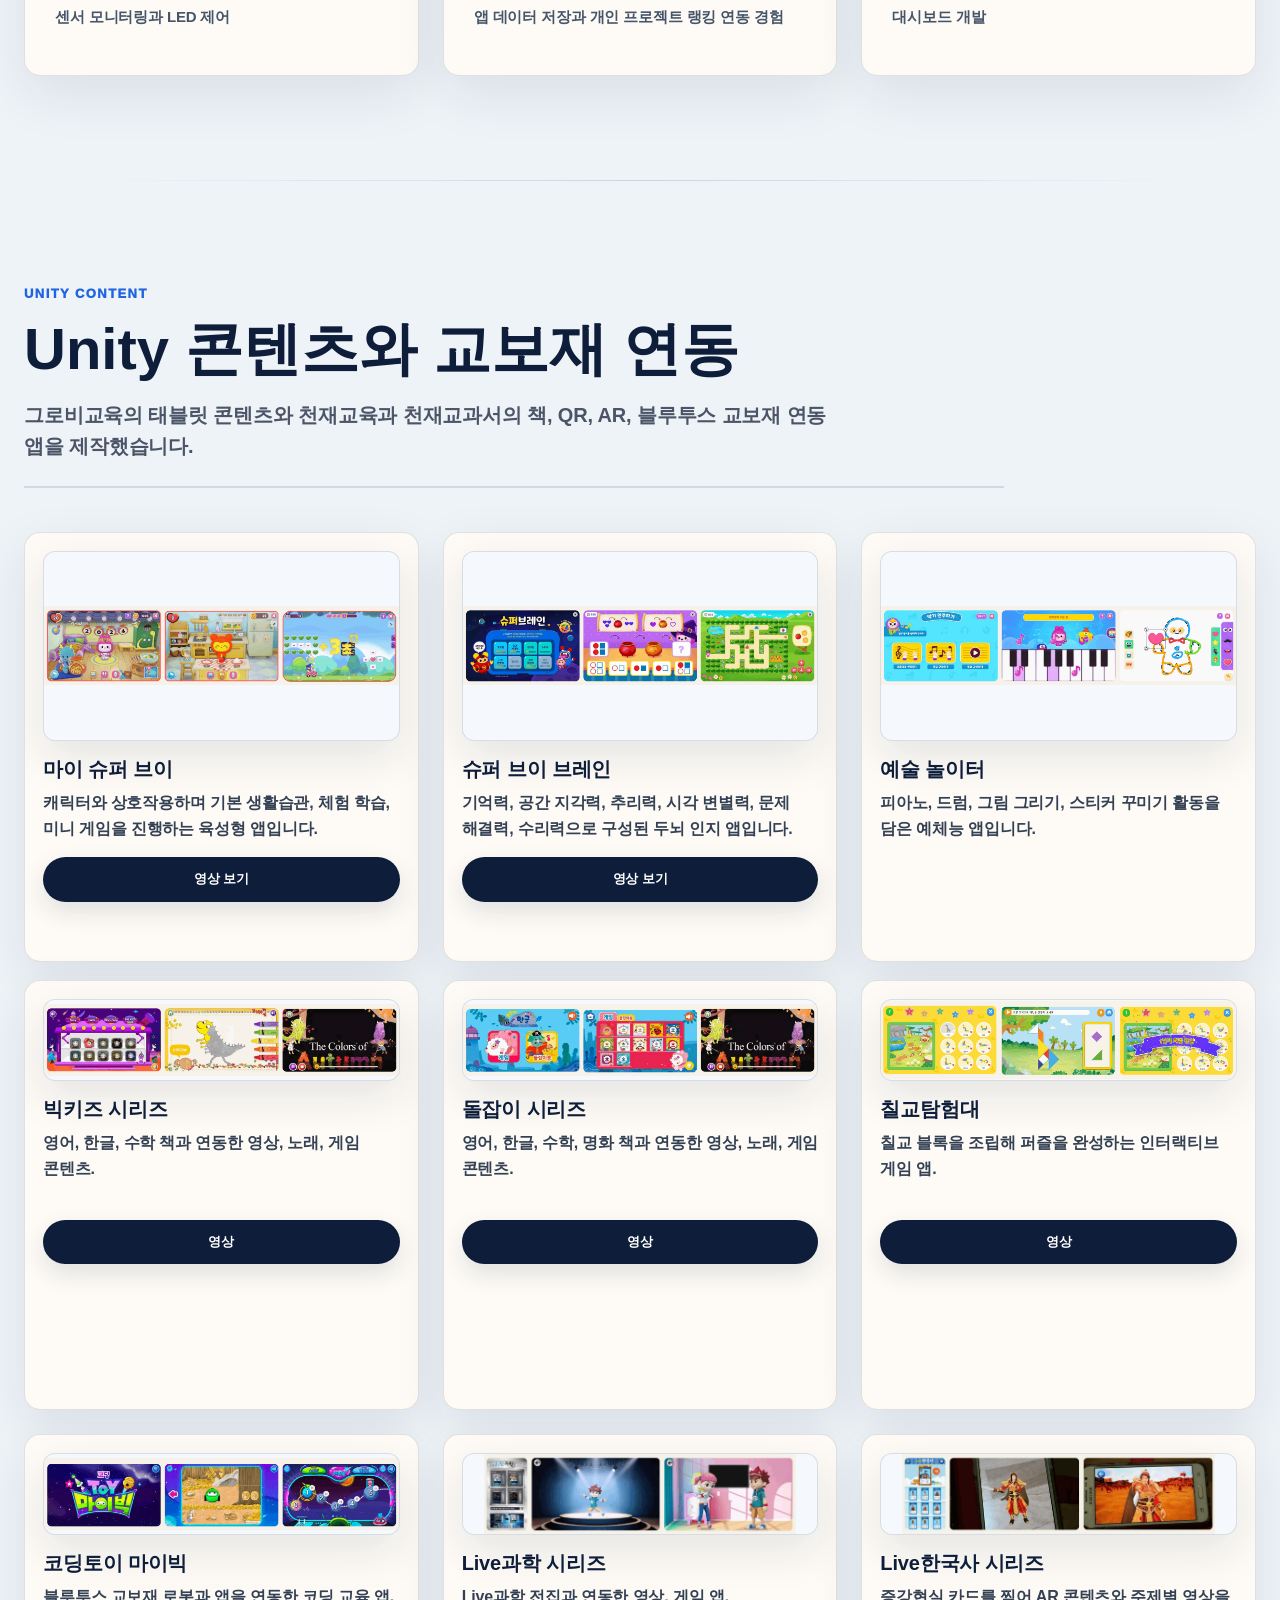
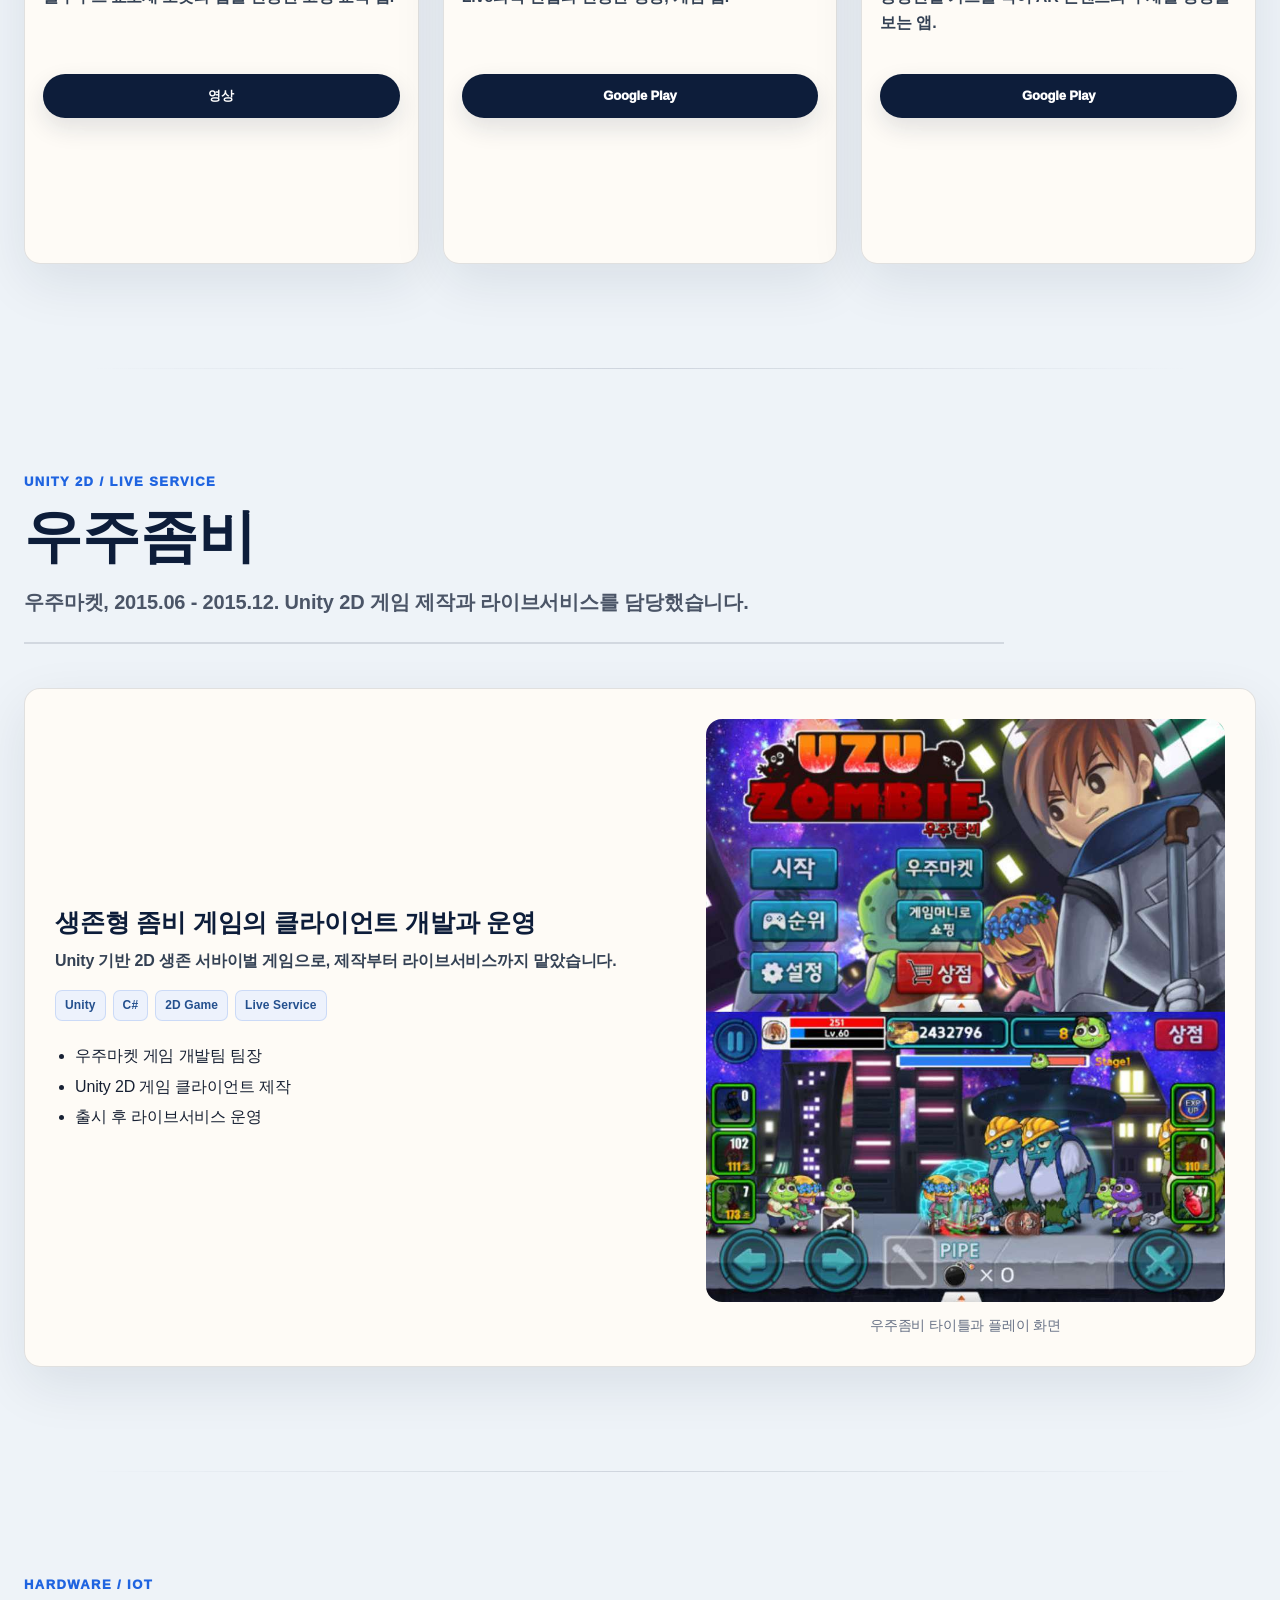
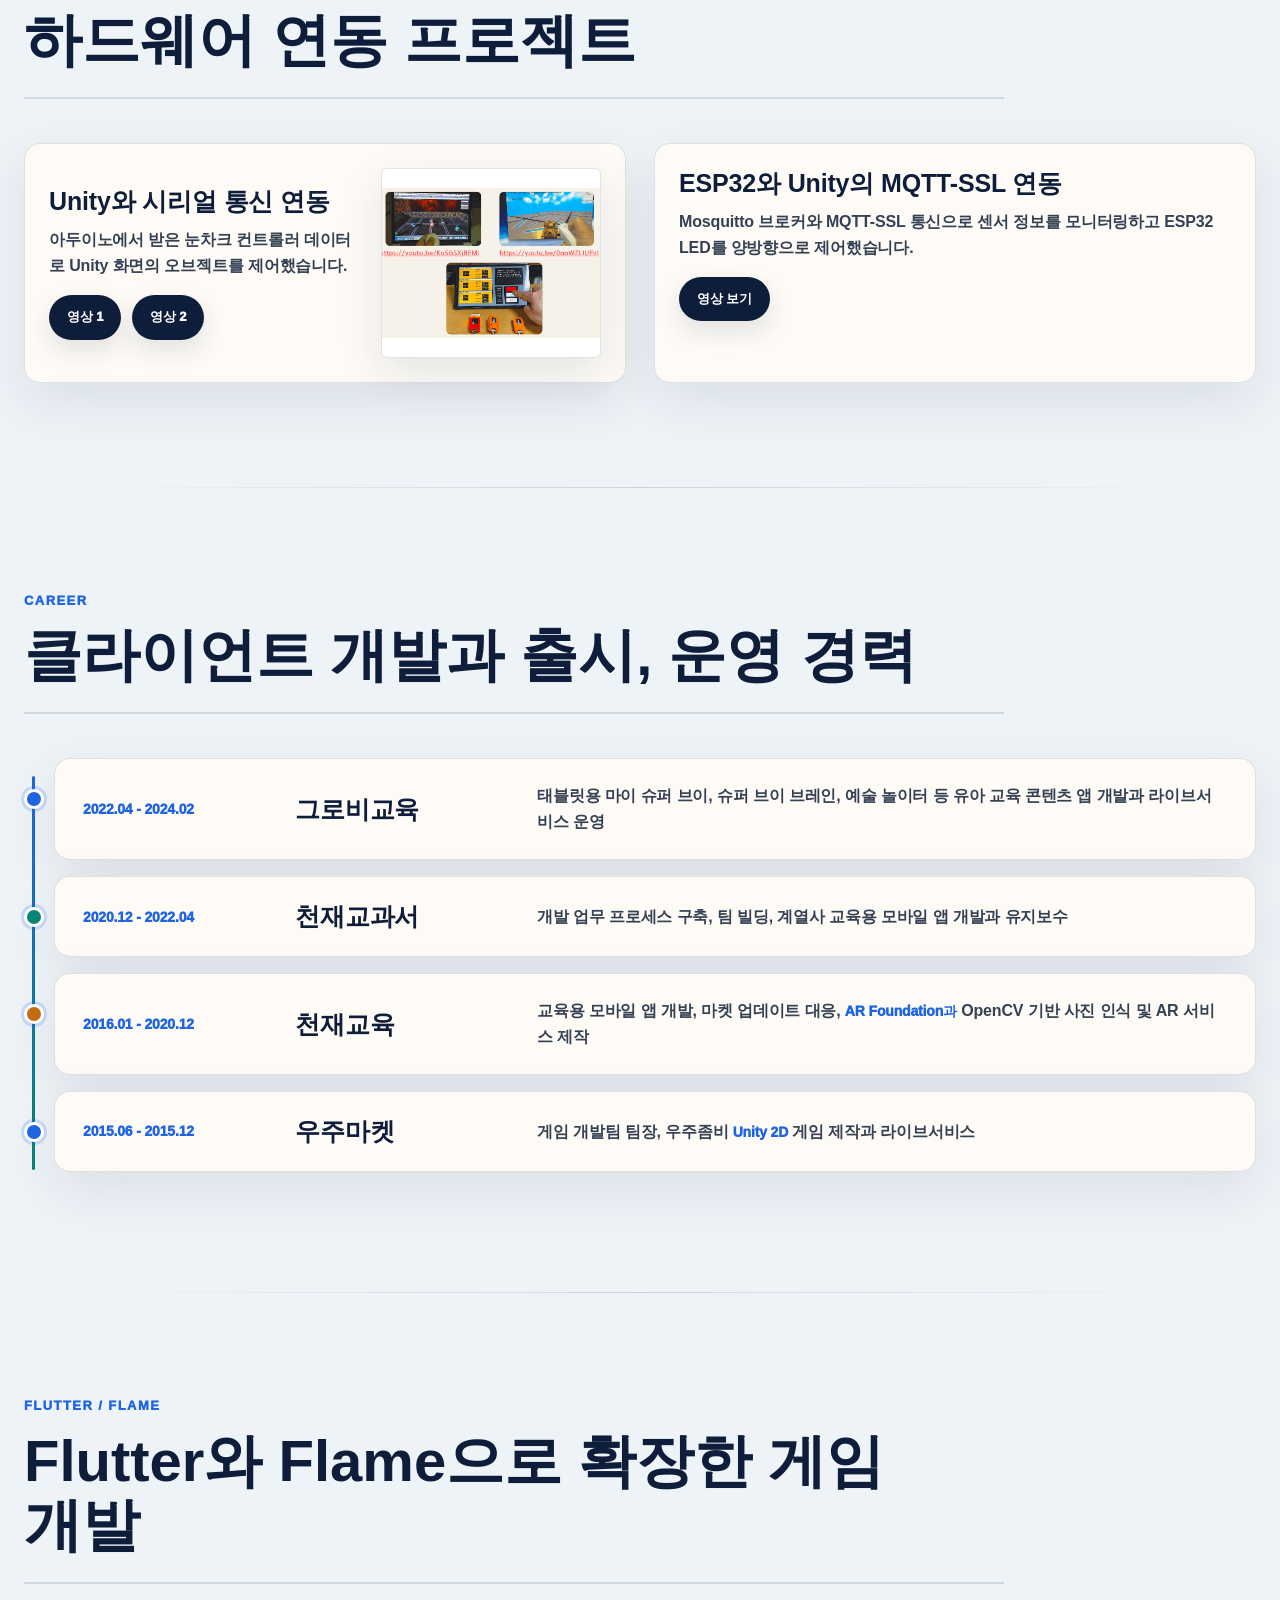
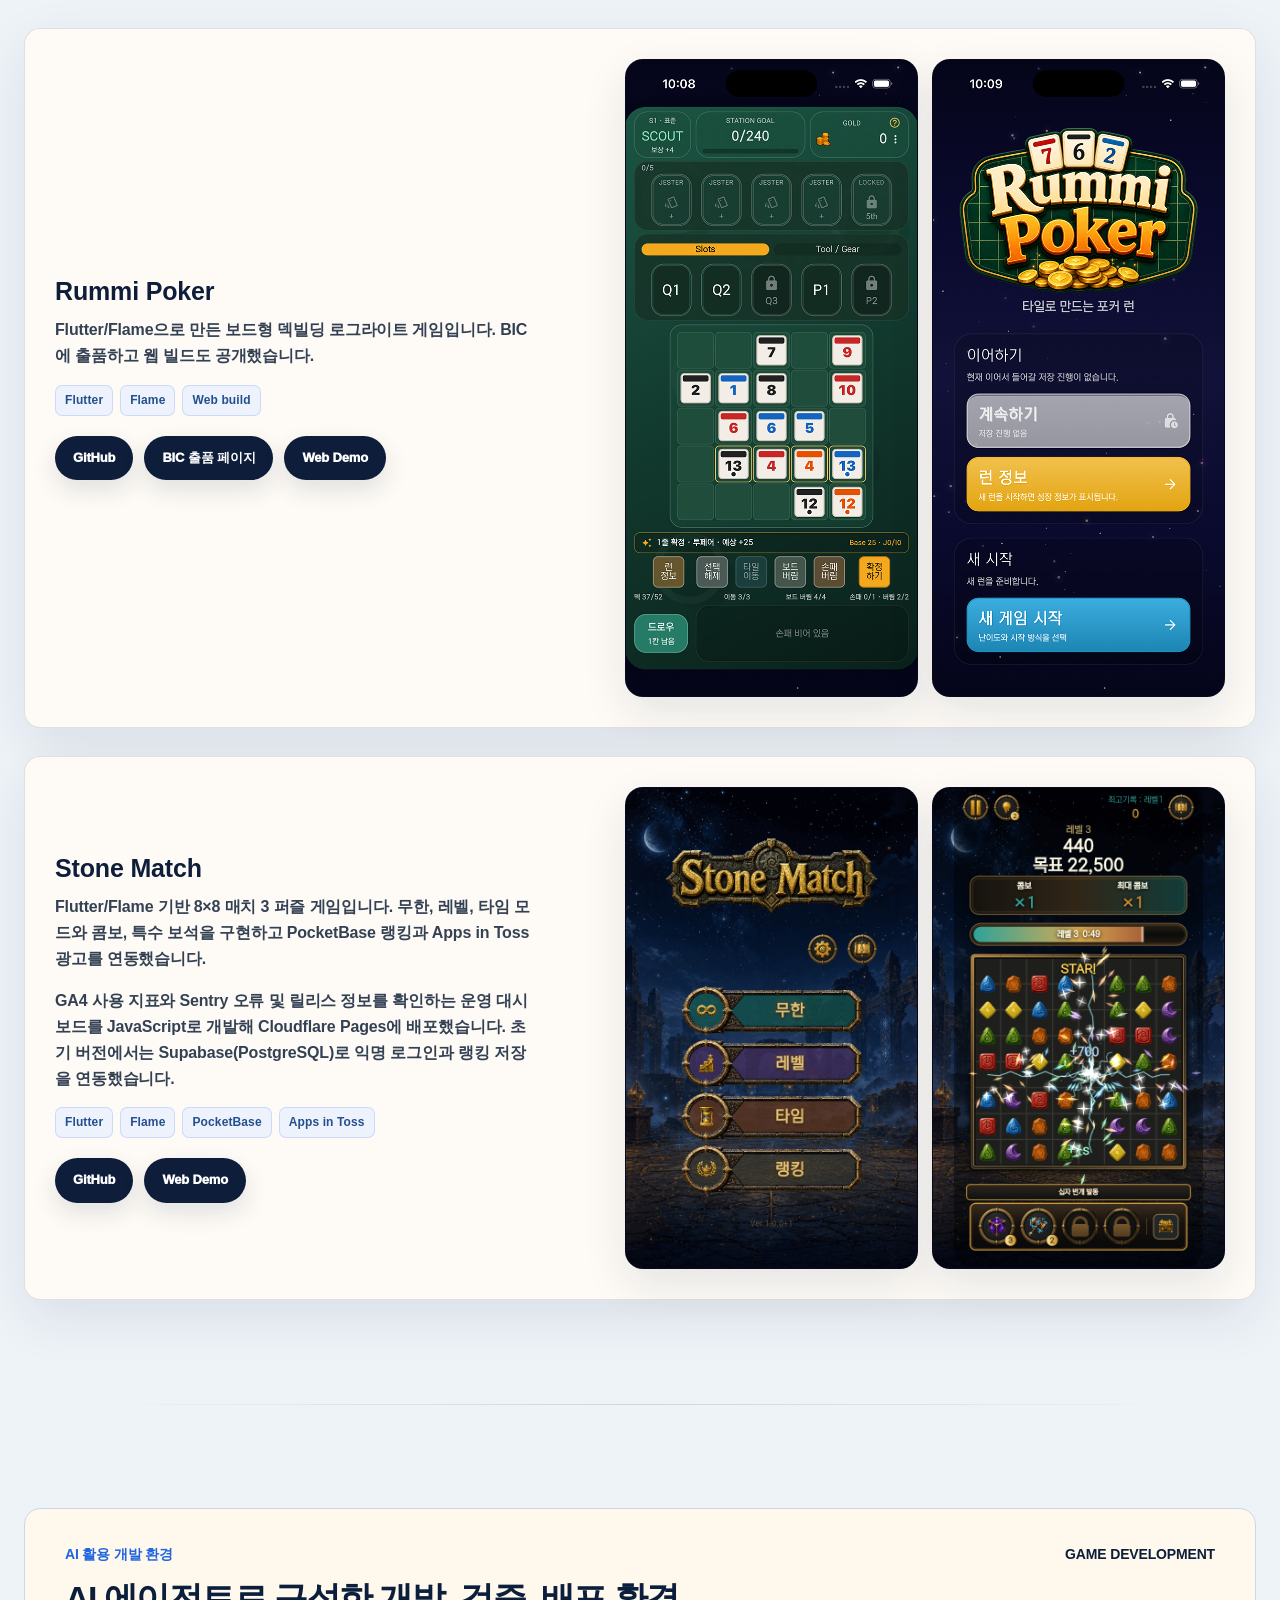
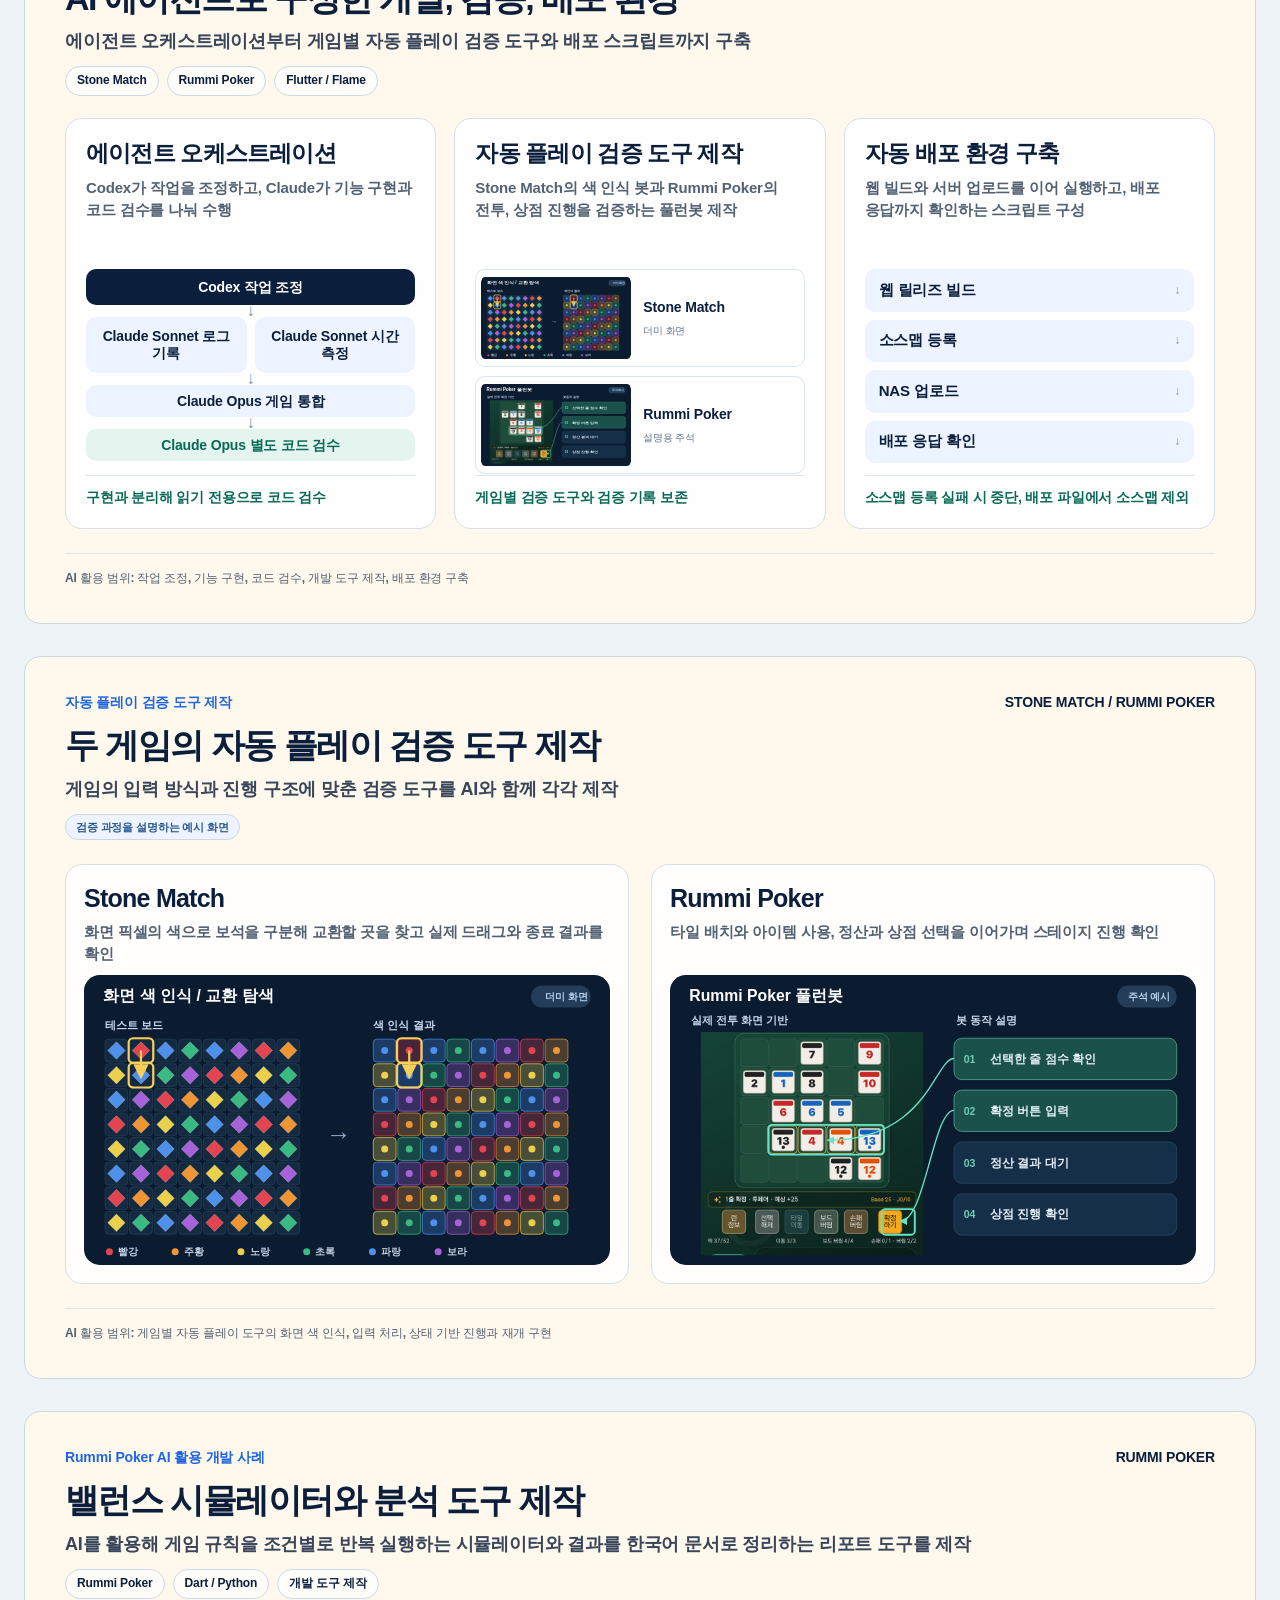
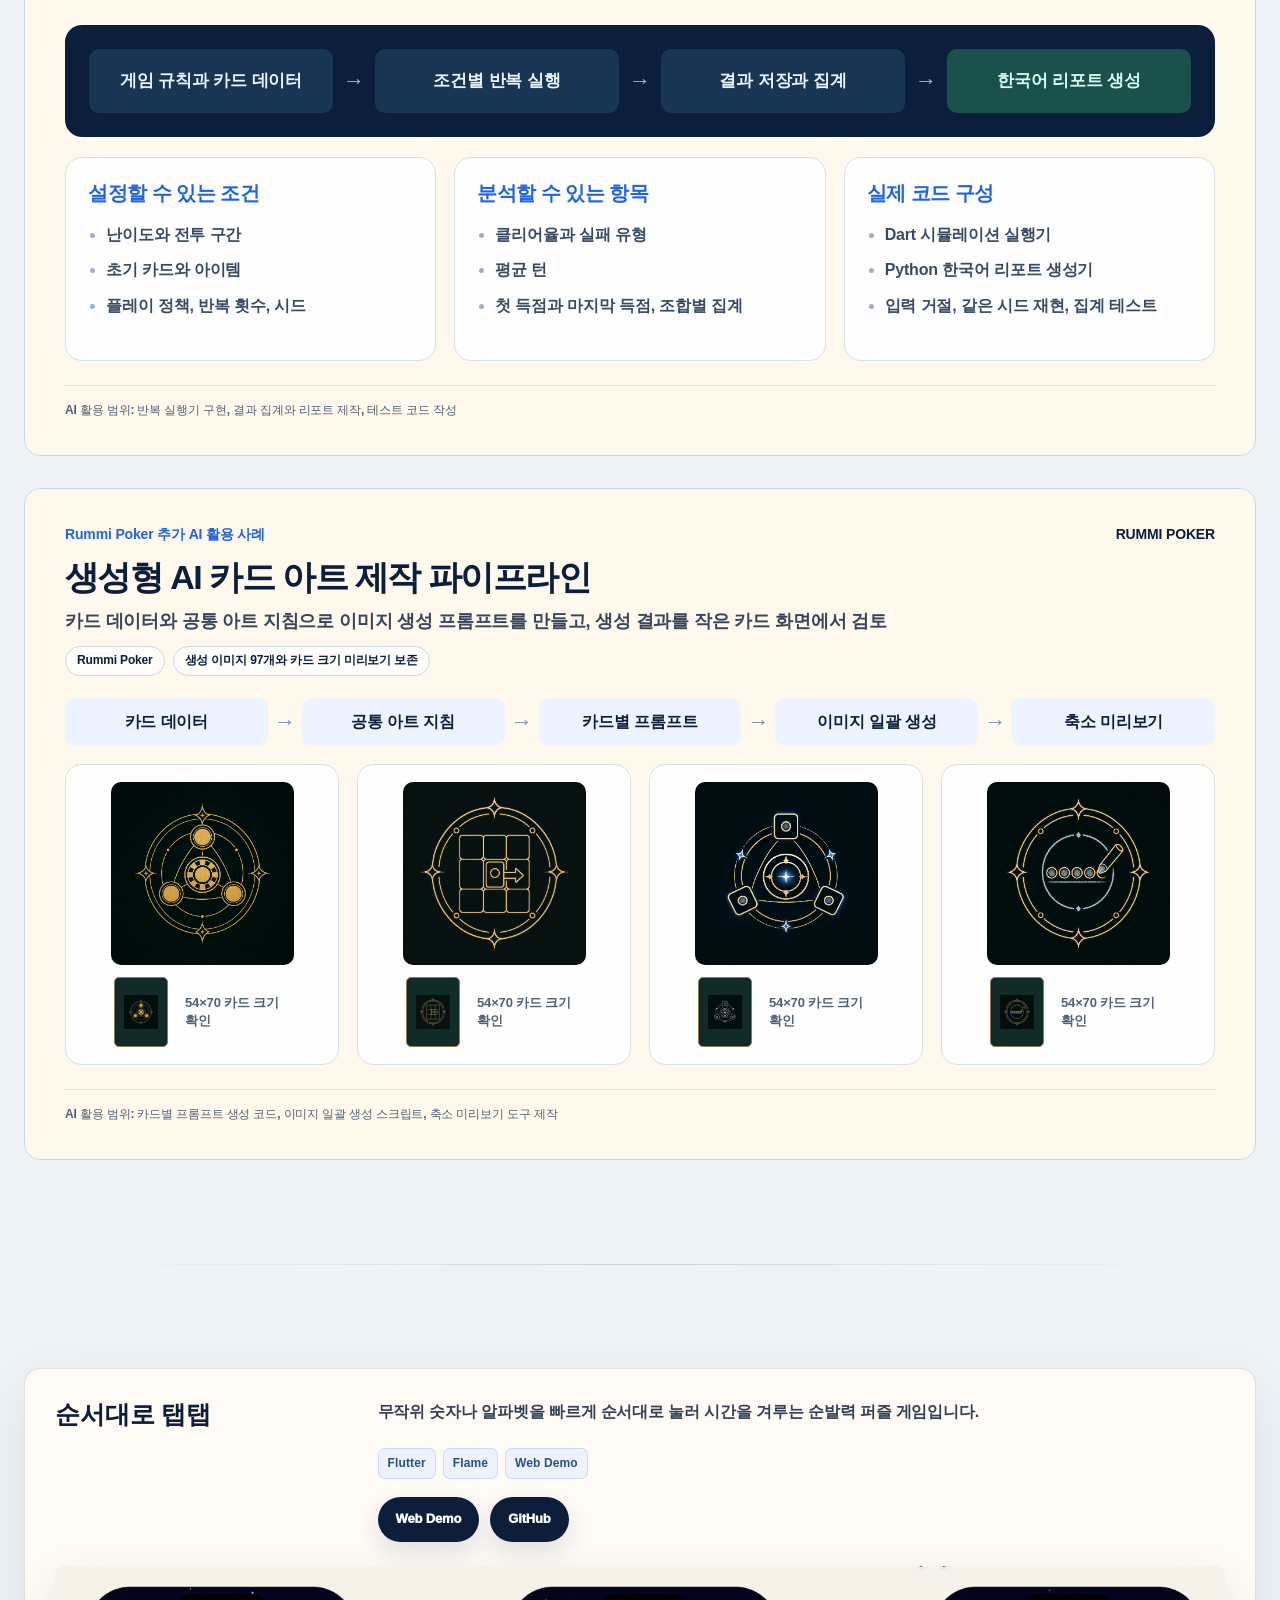
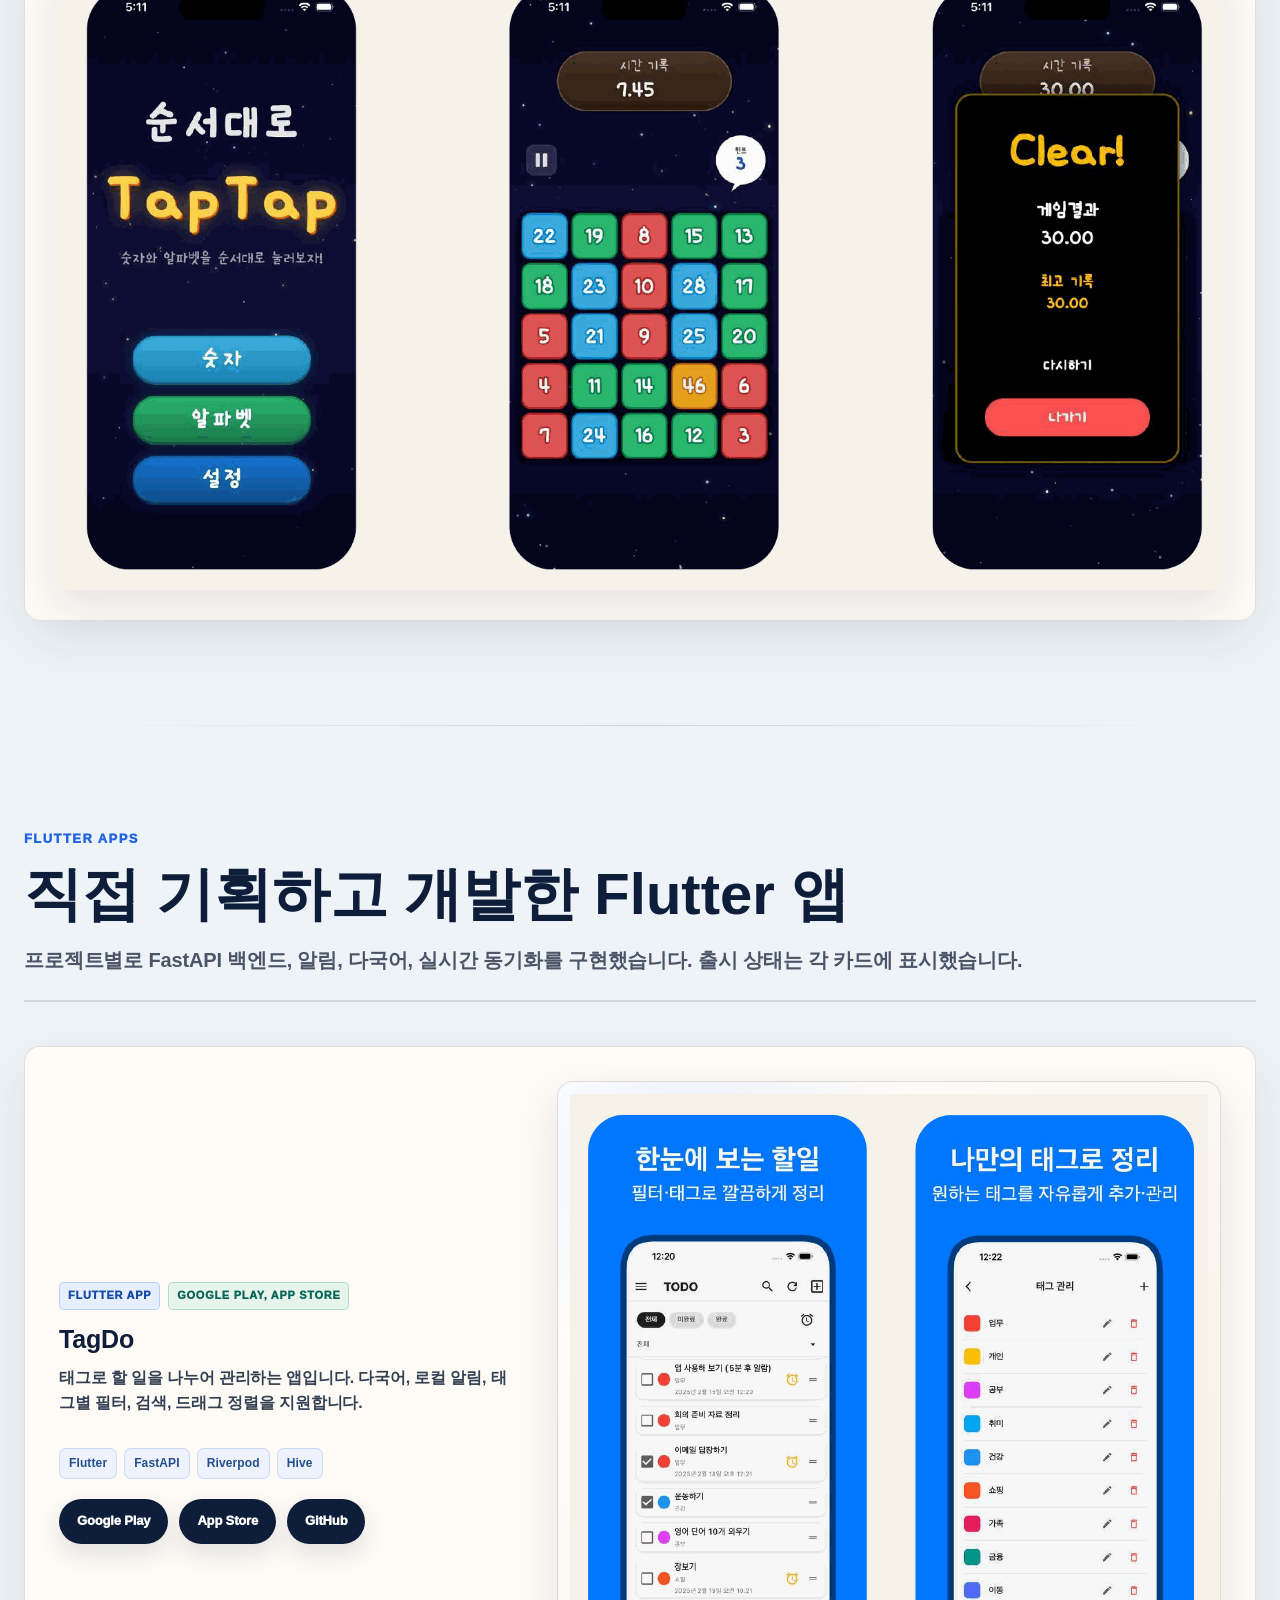
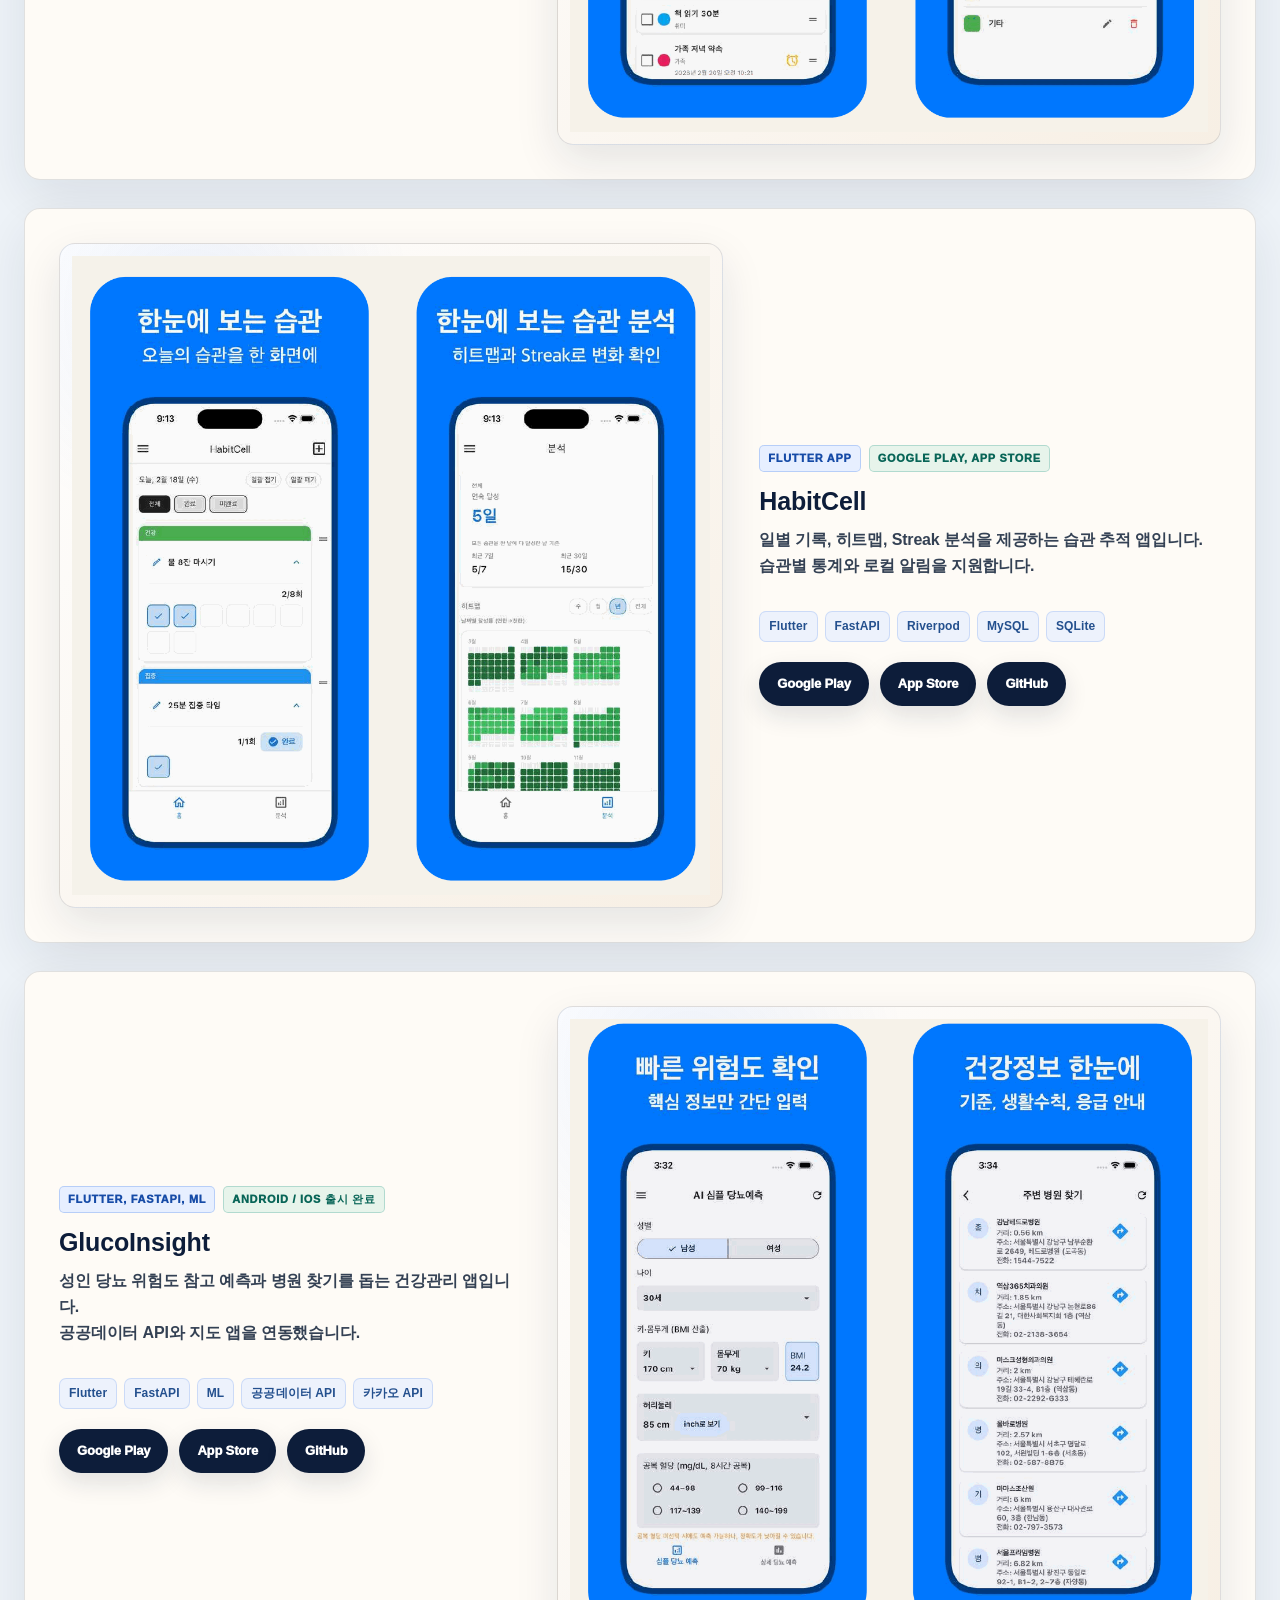
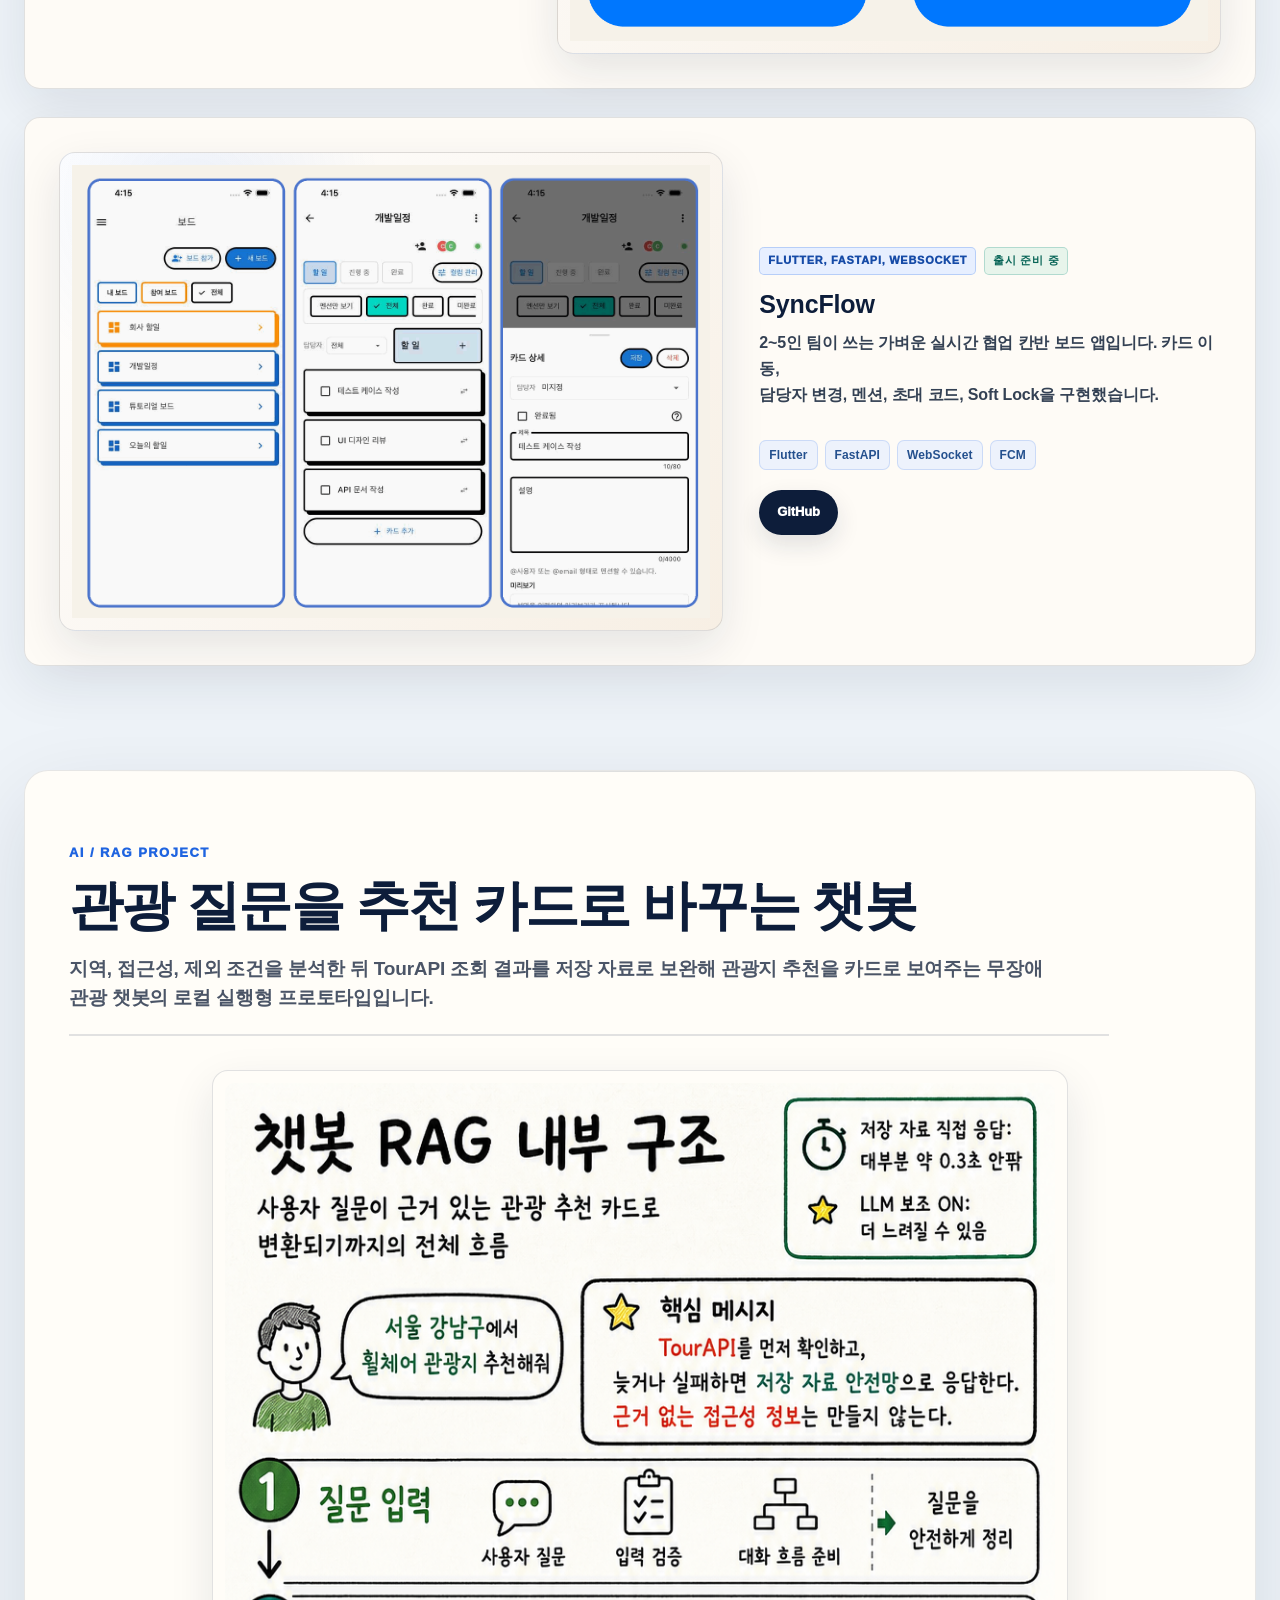
<file: Unity_Portfolio/web-starter/index.html>
<!doctype html>
<html lang="ko">
<head>
  <meta charset="UTF-8">
  <meta name="viewport" content="width=device-width, initial-scale=1.0">
  <title>김택권 Unity 개발 포트폴리오</title>
  <meta name="description" content="Unity, C#, 게임과 인터랙티브 콘텐츠, 라이브서비스, AR 및 하드웨어 연동 개발 포트폴리오">
  <link rel="stylesheet" href="./styles.css?v=20261115-3">
  <link rel="stylesheet" href="./assets/ai-workflow/ai-workflow.css?v=20261115">
</head>
<body>
  <header class="site-header">
    <a class="brand" href="#top">김택권</a>
    <nav class="site-nav" aria-label="주요 섹션">
      <a href="#company-work">콘텐츠</a>
      <a href="#unity-game">Unity 게임</a>
      <a href="#hardware">하드웨어</a>
      <a href="#career">경력</a>
      <a href="#ai-workflow">AI 활용</a>
      <a href="#links" class="nav-cta">링크</a>
    </nav>
  </header>

  <main>
    <section class="hero section" id="top">
      <div class="hero-copy">
        <p class="eyebrow">Unity / C#, 게임과 인터랙티브 콘텐츠</p>
        <h1>김택권</h1>
        <p class="name-en">KIM TAEK KWON</p>
        <p class="hero-lead">Unity와 C#으로 게임과 인터랙티브 콘텐츠를 개발합니다. 모바일 출시와 라이브서비스, AR, 하드웨어 연동 경험이 있습니다.</p>
        <div class="hero-actions">
          <a class="primary-action" href="#company-work">Unity 콘텐츠 프로젝트 보기</a>
          <a class="secondary-action" href="https://github.com/cheng80">GitHub 바로가기</a>
        </div>
        <div class="contact-line">
          <a href="tel:01026262131">010-2626-2131</a>
          <a href="mailto:cheng80@naver.com">cheng80@naver.com</a>
          <a href="https://github.com/cheng80">github.com/cheng80</a>
        </div>
      </div>
      <section class="hero-summary" aria-label="요약">
        <div><span>총 개발 경력</span><strong>13년 4개월</strong></div>
        <div><span>교육용 앱 제작, 출시, 유지보수</span><strong>앱 80여종</strong></div>
        <div><span>게임 개발과 운영</span><strong>Unity 게임, 라이브서비스</strong></div>
        <div><span>사진 인식과 외부 장치</span><strong>AR, 하드웨어 연동</strong></div>
      </section>
    </section>

    <section class="section" id="skills">
      <div class="section-head">
        <p class="eyebrow">Tech Stack</p>
        <h2>여러 분야에서 쌓은 <span class="keep-phrase">개발 경험</span></h2>
        <p>Unity 게임과 교육 콘텐츠를 중심으로 앱과 웹 화면, API 서버, 하드웨어 연동까지 개발했습니다.</p>
      </div>
      <div class="skill-grid unity-skill-grid">
        <article><p class="eyebrow">Game / Content</p><h3>Unity</h3><p>C#, 게임, 인터랙티브 콘텐츠, <span class="keep-phrase">AR Foundation</span>, OpenCV</p><span>우주좀비 라이브서비스, 교육용 앱 80여종, 그로비교육 콘텐츠</span></article>
        <article><p class="eyebrow">App / Web</p><h3>프론트엔드</h3><p>Flutter, Dart, Flame, JavaScript</p><span>Flutter 앱 프로젝트 4종, Flutter/Flame 게임 웹 데모, 챗봇 <span class="keep-phrase">웹 클라이언트</span></span></article>
        <article><p class="eyebrow">API / Realtime</p><h3>백엔드</h3><p>FastAPI, REST API, WebSocket, <span class="keep-phrase">Firebase(FCM)</span></p><span>GlucoInsight 예측 API, SyncFlow 실시간 동기화, 관광 챗봇 서버</span></article>
        <article><p class="eyebrow">Device / IoT</p><h3>하드웨어</h3><p>Arduino, ESP32, Serial, MQTT-SSL</p><span>Arduino 입력으로 Unity 오브젝트 제어, ESP32 센서 모니터링과 LED 제어</span></article>
        <article><p class="eyebrow">Database</p><h3>데이터베이스</h3><p>SQL, MySQL, SQLite, Supabase(PostgreSQL)</p><span>앱 데이터 저장과 개인 프로젝트 랭킹 연동 경험</span></article>
        <article><p class="eyebrow">Analytics / Operations</p><h3>분석과 운영</h3><p>GA4, Sentry, <span class="keep-phrase">Cloudflare Pages;</span></p><span>Stone Match 사용 지표와 오류를 살피는 운영 대시보드 개발</span></article>
      </div>
    </section>

    <section class="section" id="company-work">
      <div class="section-head">
        <p class="eyebrow">Unity Content</p>
        <h2>Unity 콘텐츠와 교보재 연동</h2>
        <p>그로비교육의 태블릿 콘텐츠와 천재교육과 천재교과서의 책, QR, AR, 블루투스 교보재 연동 앱을 제작했습니다.</p>
      </div>
      <div class="work-grid">
        <article>
          <img src="./assets/pdf/grovy-superv.png" alt="마이 슈퍼 브이 이미지">
          <h3>마이 슈퍼 브이</h3>
          <p>캐릭터와 상호작용하며 기본 생활습관, 체험 학습, 미니 게임을 진행하는 육성형 앱입니다.</p>
          <a href="https://youtu.be/e51-8Ws6mQo">영상 보기</a>
        </article>
        <article>
          <img src="./assets/pdf/grovy-brain.png" alt="슈퍼 브이 브레인 이미지">
          <h3>슈퍼 브이 브레인</h3>
          <p>기억력, 공간 지각력, 추리력, 시각 변별력, 문제 해결력, 수리력으로 구성된 두뇌 인지 앱입니다.</p>
          <a href="https://youtu.be/BqqoiphDEHo">영상 보기</a>
        </article>
        <article>
          <img src="./assets/pdf/grovy-art.png" alt="예술 놀이터 이미지">
          <h3>예술 놀이터</h3>
          <p>피아노, 드럼, 그림 그리기, 스티커 꾸미기 활동을 담은 예체능 앱입니다.</p>
        </article>
      </div>
      <div class="work-grid compact">
        <article><img src="./assets/pdf/chunjae-bigkids.png" alt="빅키즈 시리즈 이미지"><h3>빅키즈 시리즈</h3><p>영어, 한글, 수학 책과 연동한 영상, 노래, 게임 콘텐츠.</p><a href="https://youtu.be/rn8S2CT8JlM">영상</a></article>
        <article><img src="./assets/pdf/chunjae-doljabi.png" alt="돌잡이 시리즈 이미지"><h3>돌잡이 시리즈</h3><p>영어, 한글, 수학, 명화 책과 연동한 영상, 노래, 게임 콘텐츠.</p><a href="https://youtu.be/MLoSCO5eC_k">영상</a></article>
        <article><img src="./assets/pdf/chunjae-tangram.png" alt="칠교탐험대 이미지"><h3>칠교탐험대</h3><p>칠교 블록을 조립해 퍼즐을 완성하는 인터랙티브 게임 앱.</p><a href="https://youtu.be/FAiMMZuL0Hs">영상</a></article>
        <article><img src="./assets/pdf/chunjae-mybig.png" alt="코딩토이 마이빅 이미지"><h3>코딩토이 마이빅</h3><p>블루투스 교보재 로봇과 앱을 연동한 코딩 교육 앱.</p><a href="https://youtu.be/H9CVGC6Ce1w">영상</a></article>
        <article><img src="./assets/pdf/chunjae-live-science.png" alt="Live과학 시리즈 이미지"><h3>Live과학 시리즈</h3><p>Live과학 전집과 연동한 영상, 게임 앱.</p><a href="https://play.google.com/store/search?q=LIVE%EA%B3%BC%ED%95%99&c=apps&hl=ko">Google Play</a></article>
        <article><img src="./assets/pdf/chunjae-live-history.png" alt="Live한국사 시리즈 이미지"><h3>Live한국사 시리즈</h3><p>증강현실 카드를 찍어 AR 콘텐츠와 주제별 영상을 보는 앱.</p><a href="https://play.google.com/store/apps/details?id=media.chunjae.livekoreanhistory1&hl=ko">Google Play</a></article>
      </div>
    </section>

    <section class="section" id="unity-game">
      <div class="section-head">
        <p class="eyebrow">Unity 2D / Live Service</p>
        <h2>우주좀비</h2>
        <p>우주마켓, 2015.06 - 2015.12. Unity 2D 게임 제작과 라이브서비스를 담당했습니다.</p>
      </div>
      <article class="work-card unity-game-feature">
        <div>
          <h3>생존형 좀비 게임의 클라이언트 개발과 운영</h3>
          <p>Unity 기반 2D 생존 서바이벌 게임으로, 제작부터 라이브서비스까지 맡았습니다.</p>
          <div class="tag-list"><span>Unity</span><span>C#</span><span>2D Game</span><span>Live Service</span></div>
          <ul class="unity-proof-list"><li>우주마켓 게임 개발팀 팀장</li><li>Unity 2D 게임 클라이언트 제작</li><li>출시 후 라이브서비스 운영</li></ul>
        </div>
        <figure class="unity-game-shot"><img src="./assets/projects/space-zombie/space-zombie-screens.jpg" width="896" height="1006" alt="Unity 2D 게임 우주좀비의 타이틀과 플레이 화면"><figcaption>우주좀비 타이틀과 플레이 화면</figcaption></figure>
      </article>
    </section>

    <section class="section" id="hardware">
      <div class="section-head">
        <p class="eyebrow">Hardware / IoT</p>
        <h2>하드웨어 연동 프로젝트</h2>
      </div>
      <div class="compact-grid">
        <article class="work-card with-image">
          <div>
            <h3>Unity와 시리얼 통신 연동</h3>
            <p>아두이노에서 받은 눈차크 컨트롤러 데이터로 Unity 화면의 오브젝트를 제어했습니다.</p>
            <div class="action-row"><a href="https://youtu.be/KoSGSXjBEMI">영상 1</a><a href="https://youtu.be/0aaWZLIUFvI">영상 2</a></div>
          </div>
          <img src="./assets/pdf/hardware-images.png" alt="하드웨어 연동 이미지">
        </article>
        <article class="work-card">
          <h3>ESP32와 Unity의 <span class="keep-phrase">MQTT-SSL</span> 연동</h3>
          <p>Mosquitto 브로커와 <span class="keep-phrase">MQTT-SSL</span> 통신으로 센서 정보를 모니터링하고 ESP32 LED를 양방향으로 제어했습니다.</p>
          <div class="action-row"><a href="https://youtu.be/mYoYQJKDidM">영상 보기</a></div>
        </article>
      </div>
    </section>

    <section class="section" id="career">
      <div class="section-head">
        <p class="eyebrow">Career</p>
        <h2>클라이언트 개발과 출시, 운영 경력</h2>
      </div>
      <div class="career-list">
        <article>
          <span>2022.04 - 2024.02</span>
          <h3>그로비교육</h3>
          <p>태블릿용 마이 슈퍼 브이, 슈퍼 브이 브레인, 예술 놀이터 등 유아 교육 콘텐츠 앱 개발과 라이브서비스 운영</p>
        </article>
        <article>
          <span>2020.12 - 2022.04</span>
          <h3>천재교과서</h3>
          <p>개발 업무 프로세스 구축, 팀 빌딩, 계열사 교육용 모바일 앱 개발과 유지보수</p>
        </article>
        <article>
          <span>2016.01 - 2020.12</span>
          <h3>천재교육</h3>
          <p>교육용 모바일 앱 개발, 마켓 업데이트 대응, <span class="keep-phrase">AR Foundation과</span> OpenCV 기반 사진 인식 및 AR 서비스 제작</p>
        </article>
        <article><span>2015.06 - 2015.12</span><h3>우주마켓</h3><p>게임 개발팀 팀장, 우주좀비 <span class="keep-phrase">Unity 2D</span> 게임 제작과 라이브서비스</p></article>
      </div>
    </section>

    <section class="section" id="games">
      <div class="section-head">
        <p class="eyebrow">Flutter / Flame</p>
        <h2>Flutter와 Flame으로 확장한 게임 개발</h2>
      </div>
      <div class="compact-grid">
        <article class="work-card game-feature">
          <div>
            <h3>Rummi Poker</h3>
            <p>Flutter/Flame으로 만든 보드형 덱빌딩 로그라이트 게임입니다. BIC에 출품하고 웹 빌드도 공개했습니다.</p>
            <div class="tag-list"><span>Flutter</span><span>Flame</span><span>Web build</span></div>
            <div class="action-row">
              <a href="https://github.com/cheng80/rummipoker">GitHub</a>
              <a href="https://bicfest.org/enroll/view/3405">BIC 출품 페이지</a>
              <a href="https://cheng80.myqnapcloud.com/rummipoker/">Web Demo</a>
            </div>
          </div>
          <section class="game-shot-pair" aria-label="Rummi Poker 게임 스크린샷">
            <img src="./assets/projects/rummi-poker/rummi-poker-title.png" alt="Rummi Poker 전투 화면">
            <img src="./assets/projects/rummi-poker/rummi-poker-run.png" alt="Rummi Poker 시작 화면">
          </section>
        </article>
        <article class="work-card game-feature stone-match-feature" id="stone-match">
          <div>
            <h3>Stone Match</h3>
            <p>Flutter/Flame 기반 8×8 매치 3 퍼즐 게임입니다. 무한, 레벨, 타임 모드와 콤보, 특수 보석을 구현하고 PocketBase 랭킹과 <span class="keep-phrase">Apps in Toss</span> 광고를 연동했습니다.</p>
            <p>GA4 사용 지표와 Sentry 오류 및 릴리스 정보를 확인하는 운영 대시보드를 JavaScript로 개발해 <span class="keep-phrase">Cloudflare Pages에</span> 배포했습니다. 초기 버전에서는 Supabase(PostgreSQL)로 익명 로그인과 랭킹 저장을 연동했습니다.</p>
            <div class="tag-list"><span>Flutter</span><span>Flame</span><span>PocketBase</span><span>Apps in Toss</span></div>
            <div class="action-row">
              <a href="https://github.com/cheng80/jewelmatch">GitHub</a>
              <a href="https://cheng80.myqnapcloud.com/match/">Web Demo</a>
            </div>
          </div>
          <section class="game-shot-pair" aria-label="Stone Match 게임 스크린샷">
            <img src="./assets/projects/stone-match/stone-match-title.png" width="636" height="1048" alt="Stone Match 타이틀 화면, 무한과 레벨 및 타임 모드 선택">
            <img src="./assets/projects/stone-match/stone-match-gameplay.png" width="636" height="1048" alt="Stone Match 레벨 모드, 토르 망치의 십자번개와 보석 파편 효과">
          </section>
        </article>

      </div>
    </section>

    <section class="section ai-workflow-section" id="ai-workflow" aria-label="AI 활용 개발 환경">
<article class="ai-case" id="ai-workflow-overview" data-ai-case="overview">
  <div class="ai-topline"><span>AI 활용 개발 환경</span><span class="ai-project">GAME DEVELOPMENT</span></div>
  <h2 class="ai-title">AI 에이전트로 구성한 개발, 검증, 배포 환경</h2><p class="ai-summary">에이전트 오케스트레이션부터 게임별 자동 플레이 검증 도구와 배포 스크립트까지 구축</p><div class="ai-tags"><span>Stone Match</span><span>Rummi Poker</span><span>Flutter / Flame</span></div>
  <div class="ai-work-grid">
    <section class="ai-work-card"><header><h3>에이전트 오케스트레이션</h3><p>Codex가 작업을 조정하고, Claude가 기능 구현과 코드 검수를 나눠 수행</p></header><div class="ai-agent-map"><div class="ai-node ai-coordinator">Codex 작업 조정</div><div class="ai-arrow">↓</div><div class="ai-agent-pair"><div class="ai-node">Claude&nbsp;Sonnet 로그 기록</div><div class="ai-node">Claude&nbsp;Sonnet 시간 측정</div></div><div class="ai-arrow">↓</div><div class="ai-node">Claude Opus 게임 통합</div><div class="ai-arrow">↓</div><div class="ai-node ai-review">Claude Opus 별도 코드 검수</div></div><div class="ai-artifact">구현과 분리해 읽기 전용으로 코드 검수</div></section>
    <section class="ai-work-card"><header><h3>자동 플레이 검증 도구 제작</h3><p><span class="keep-phrase">Stone Match의</span> 색 인식 봇과 <span class="keep-phrase">Rummi Poker의</span> 전투, 상점 진행을 검증하는 풀런봇 제작</p></header><div class="ai-bot-examples"><div class="ai-bot-example"><img src="./assets/ai-workflow/stone-color-analysis-demo.svg" alt="Stone Match 색 인식 더미 화면"><div><strong class="keep-phrase">Stone Match</strong><small>더미 화면</small></div></div><div class="ai-bot-example"><img src="./assets/ai-workflow/rummi-fullrun-annotated.svg" alt="실제 루미 포커 전투 화면에 봇 동작을 설명하는 표시를 더한 예시"><div><strong class="keep-phrase">Rummi Poker</strong><small>설명용 주석</small></div></div></div><div class="ai-artifact">게임별 검증 도구와 검증 기록 보존</div></section>
    <section class="ai-work-card"><header><h3>자동 배포 환경 구축</h3><p>웹 빌드와 서버 업로드를 이어 실행하고, 배포 응답까지 확인하는 스크립트 구성</p></header><div class="ai-skill-steps"><div class="ai-node"><span>웹 릴리즈 빌드</span><b>↓</b></div><div class="ai-node"><span>소스맵 등록</span><b>↓</b></div><div class="ai-node"><span>NAS 업로드</span><b>↓</b></div><div class="ai-node"><span>배포 응답 확인</span><b>↓</b></div></div><div class="ai-artifact">소스맵 등록 실패 시 중단, 배포 파일에서 소스맵 제외</div></section>
  </div><footer class="ai-foot"><p>AI 활용 범위: 작업 조정, 기능 구현, 코드 검수, 개발 도구 제작, 배포 환경 구축</p></footer>
</article>

<article class="ai-case" id="ai-workflow-bots" data-ai-case="bots">
  <div class="ai-topline"><span>자동 플레이 검증 도구 제작</span><span class="ai-project">STONE MATCH / RUMMI POKER</span></div>
  <h2 class="ai-title">두 게임의 자동 플레이 검증 도구 제작</h2><p class="ai-summary">게임의 입력 방식과 진행 구조에 맞춘 검증 도구를 AI와 함께 각각 제작</p><div class="ai-demo-tag">검증 과정을 설명하는 예시 화면</div>
  <div class="ai-detail-grid"><section class="ai-detail-card"><h3>Stone Match</h3><p class="ai-desc">화면 픽셀의 색으로 보석을 구분해 교환할 곳을 찾고 실제 드래그와 종료 결과를 확인</p><img class="ai-demo-image" src="./assets/ai-workflow/stone-color-analysis-demo.svg" alt="Stone Match 자동 플레이 검증 도구의 설명용 더미 화면"></section><section class="ai-detail-card"><h3>Rummi Poker</h3><p class="ai-desc">타일 배치와 아이템 사용, 정산과 상점 선택을 이어가며 스테이지 진행 확인</p><img class="ai-demo-image" src="./assets/ai-workflow/rummi-fullrun-annotated.svg" alt="실제 루미 포커 전투 화면에 봇 동작을 설명하는 표시를 더한 예시"></section></div><footer class="ai-foot"><p>AI 활용 범위: 게임별 자동 플레이 도구의 화면 색 인식, 입력 처리, 상태 기반 진행과 재개 구현</p></footer>
</article>

<article class="ai-case ai-balance-case" id="ai-workflow-balance" data-ai-case="balance">
  <div class="ai-topline"><span>Rummi Poker AI 활용 개발 사례</span><span class="ai-project">RUMMI POKER</span></div>
  <h2 class="ai-title">밸런스 시뮬레이터와 분석 도구 제작</h2><p class="ai-summary">AI를 활용해 게임 규칙을 조건별로 반복 실행하는 시뮬레이터와 결과를 한국어 문서로 정리하는 리포트 도구를 제작</p><div class="ai-tags"><span>Rummi Poker</span><span>Dart / Python</span><span>개발 도구 제작</span></div>
  <div class="ai-process-flow"><div class="ai-node">게임 규칙과 카드 데이터</div><span class="ai-arrow" aria-hidden="true">→</span><div class="ai-node">조건별 반복 실행</div><span class="ai-arrow" aria-hidden="true">→</span><div class="ai-node">결과 저장과 집계</div><span class="ai-arrow" aria-hidden="true">→</span><div class="ai-node">한국어 리포트 생성</div></div>
  <div class="ai-capabilities"><section class="ai-capability-panel"><h3>설정할 수 있는 조건</h3><ul><li>난이도와 전투 구간</li><li>초기 카드와 아이템</li><li>플레이 정책, 반복 횟수, 시드</li></ul></section><section class="ai-capability-panel"><h3>분석할 수 있는 항목</h3><ul><li>클리어율과 실패 유형</li><li>평균 턴</li><li>첫 득점과 마지막 득점, 조합별 집계</li></ul></section><section class="ai-capability-panel"><h3>실제 코드 구성</h3><ul><li>Dart 시뮬레이션 실행기</li><li>Python 한국어 리포트 생성기</li><li>입력 거절, 같은 시드 재현, 집계 테스트</li></ul></section></div>
  <footer class="ai-foot"><p>AI 활용 범위: 반복 실행기 구현, 결과 집계와 리포트 제작, 테스트 코드 작성</p></footer>
</article>

<article class="ai-case ai-art-case" id="ai-workflow-art" data-ai-case="art">
  <div class="ai-topline"><span>Rummi Poker 추가 AI 활용 사례</span><span class="ai-project">RUMMI POKER</span></div>
  <h2 class="ai-title">생성형 AI 카드 아트 제작 파이프라인</h2><p class="ai-summary">카드 데이터와 공통 아트 지침으로 이미지 생성 프롬프트를 만들고, 생성 결과를 작은 카드 화면에서 검토</p><div class="ai-tags"><span>Rummi Poker</span><span>생성 이미지 97개와 카드 크기 미리보기 보존</span></div>
  <div class="ai-art-pipeline"><div class="ai-node">카드 데이터</div><div class="ai-arrow">→</div><div class="ai-node">공통 아트 지침</div><div class="ai-arrow">→</div><div class="ai-node">카드별 프롬프트</div><div class="ai-arrow">→</div><div class="ai-node">이미지 일괄 생성</div><div class="ai-arrow">→</div><div class="ai-node">축소 미리보기</div></div><div class="ai-art-gallery"><figure class="ai-art-item"><img class="ai-art-original" src="./assets/ai-workflow/art-01.png" alt="루미 포커 생성 카드 아트 예시 1"><div class="ai-art-size"><div class="ai-small-card"><img src="./assets/ai-workflow/art-01-thumb.png" alt="카드 크기 축소 미리보기"></div><figcaption>54×70 카드 크기 확인</figcaption></div></figure><figure class="ai-art-item"><img class="ai-art-original" src="./assets/ai-workflow/art-02.png" alt="루미 포커 생성 카드 아트 예시 2"><div class="ai-art-size"><div class="ai-small-card"><img src="./assets/ai-workflow/art-02-thumb.png" alt="카드 크기 축소 미리보기"></div><figcaption>54×70 카드 크기 확인</figcaption></div></figure><figure class="ai-art-item"><img class="ai-art-original" src="./assets/ai-workflow/art-03.png" alt="루미 포커 생성 카드 아트 예시 3"><div class="ai-art-size"><div class="ai-small-card"><img src="./assets/ai-workflow/art-03-thumb.png" alt="카드 크기 축소 미리보기"></div><figcaption>54×70 카드 크기 확인</figcaption></div></figure><figure class="ai-art-item"><img class="ai-art-original" src="./assets/ai-workflow/art-04.png" alt="루미 포커 생성 카드 아트 예시 4"><div class="ai-art-size"><div class="ai-small-card"><img src="./assets/ai-workflow/art-04-thumb.png" alt="카드 크기 축소 미리보기"></div><figcaption>54×70 카드 크기 확인</figcaption></div></figure></div><footer class="ai-foot"><p>AI 활용 범위: 카드별 프롬프트 생성 코드, 이미지 일괄 생성 스크립트, 축소 미리보기 도구 제작</p></footer>
</article>
    </section>

    <section class="section" id="tap-game" aria-label="순서대로 탭탭">
      <div class="compact-grid">
        <article class="work-card with-image tap-feature">
          <div class="tap-copy">
            <h3>순서대로 탭탭</h3>
            <p>무작위 숫자나 알파벳을 빠르게 순서대로 눌러 시간을 겨루는 순발력 퍼즐 게임입니다.</p>
            <div class="tag-list"><span>Flutter</span><span>Flame</span><span>Web Demo</span></div>
            <div class="action-row">
              <a href="https://cheng80.myqnapcloud.com/taborder/">Web Demo</a>
              <a href="https://github.com/cheng80/taborder">GitHub</a>
            </div>
          </div>
          <img src="./assets/pdf/taptap-screens.png" alt="순서대로 탭탭 게임 스크린샷">
        </article>
      </div>
    </section>

    <section class="section" id="apps">
      <div class="section-head">
        <p class="eyebrow">Flutter Apps</p>
        <h2>직접 기획하고 개발한 Flutter 앱</h2>
        <p>프로젝트별로 FastAPI 백엔드, 알림, 다국어, 실시간 동기화를 구현했습니다. 출시 상태는 각 카드에 표시했습니다.</p>
      </div>

      <div class="featured-grid">
        <article class="project-card project-feature">
          <div class="project-text">
            <div class="project-meta"><span>Flutter App</span><span>Google Play, App Store</span></div>
            <h3>TagDo</h3>
            <p>태그로 할 일을 나누어 관리하는 앱입니다. 다국어, 로컬 알림, 태그별 필터, 검색, 드래그 정렬을 지원합니다.</p>
            <div class="tag-list">
              <span>Flutter</span><span>FastAPI</span><span>Riverpod</span><span>Hive</span>
            </div>
            <div class="action-row">
              <a href="https://play.google.com/store/apps/details?id=com.cheng80.tagdo">Google Play</a>
              <a href="https://apps.apple.com/kr/app/tagdo/id6759315965">App Store</a>
              <a href="https://github.com/cheng80/hivetodo">GitHub</a>
            </div>
          </div>
          <figure class="project-image">
            <img src="./assets/pdf/tagdo-screens.png" alt="TagDo 앱 스크린샷">
          </figure>
        </article>

        <article class="project-card project-feature">
          <div class="project-text">
            <div class="project-meta"><span>Flutter App</span><span>Google Play, App Store</span></div>
            <h3>HabitCell</h3>
            <p>일별 기록, 히트맵, Streak 분석을 제공하는 습관 추적 앱입니다.<br>습관별 통계와 로컬 알림을 지원합니다.</p>
            <div class="tag-list">
              <span>Flutter</span><span>FastAPI</span><span>Riverpod</span><span>MySQL</span><span>SQLite</span>
            </div>
            <div class="action-row">
              <a href="https://play.google.com/store/apps/details?id=com.cheng80.habitcell">Google Play</a>
              <a href="https://apps.apple.com/kr/app/habitcell/id6759329455">App Store</a>
              <a href="https://github.com/cheng80/habitcell">GitHub</a>
            </div>
          </div>
          <figure class="project-image">
            <img src="./assets/pdf/habitcell-screens.png" alt="HabitCell 앱 스크린샷">
          </figure>
        </article>

        <article class="project-card project-feature">
          <div class="project-text">
            <div class="project-meta"><span>Flutter, FastAPI, ML</span><span>Android / iOS 출시 완료</span></div>
            <h3>GlucoInsight</h3>
            <p>성인 당뇨 위험도 참고 예측과 병원 찾기를 돕는 건강관리 앱입니다.<br>공공데이터 API와 지도 앱을 연동했습니다.</p>
            <div class="tag-list">
              <span>Flutter</span><span>FastAPI</span><span>ML</span><span>공공데이터 API</span><span>카카오 API</span>
            </div>
            <div class="action-row">
              <a href="https://play.google.com/store/apps/details?id=com.cheng80.glucoinsight">Google Play</a>
              <a href="https://apps.apple.com/kr/app/glucoinsight/id6759739212">App Store</a>
              <a href="https://github.com/cheng80/ml_diabetes_app">GitHub</a>
            </div>
          </div>
          <figure class="project-image">
            <img src="./assets/pdf/glucoinsight-screens-cropped.png" alt="GlucoInsight 앱 스크린샷">
          </figure>
        </article>

        <article class="project-card project-feature">
          <div class="project-text">
            <div class="project-meta"><span>Flutter, FastAPI, WebSocket</span><span>출시 준비 중</span></div>
            <h3>SyncFlow</h3>
            <p>2~5인 팀이 쓰는 가벼운 실시간 협업 칸반 보드 앱입니다. 카드 이동,<br>담당자 변경, 멘션, 초대 코드, <span class="keep-phrase">Soft Lock을</span> 구현했습니다.</p>
            <div class="tag-list">
              <span>Flutter</span><span>FastAPI</span><span>WebSocket</span><span>FCM</span>
            </div>
            <div class="action-row">
              <a href="https://github.com/cheng80/syncflow">GitHub</a>
            </div>
          </div>
          <figure class="project-image wide">
            <img src="./assets/pdf/syncflow-screens.png" alt="SyncFlow 앱 스크린샷">
          </figure>
        </article>
      </div>
    </section>

    <section class="section split-section" id="ai-rag">
      <div class="section-head">
        <p class="eyebrow">AI / RAG Project</p>
        <h2>관광 질문을 추천 카드로 바꾸는 챗봇</h2>
        <p>지역, 접근성, 제외 조건을 분석한 뒤 TourAPI 조회 결과를 저장 자료로 보완해 관광지 추천을 카드로 보여주는 무장애 관광 챗봇의 로컬 실행형 프로토타입입니다.</p>
      </div>
      <div class="ai-showcase">
        <figure class="ai-infographic">
          <img src="./assets/projects/chatbot-rag/chatbot-rag-process-infographic.png" alt="무장애 관광 챗봇 내부 처리 과정 인포그래픽">
        </figure>
        <div class="ai-screen-pair">
          <figure class="ai-web-shot">
            <img src="./assets/projects/chatbot-rag/chatbot-rag-web-response.png" alt="무장애 관광 챗봇 웹 화면">
          </figure>
          <figure class="ai-app-shot">
            <img src="./assets/projects/chatbot-rag/chatbot-rag-app-iphone.png" alt="무장애 관광 챗봇 iPhone 화면">
          </figure>
        </div>
        <div class="ai-story-card">
          <h3>무장애 관광 챗봇</h3>
          <p>Flutter 앱과 FastAPI 백엔드를 연결해 관광 상담 화면을 만들었습니다.</p>
          <ul class="flow-list">
            <li><b>질문 입력</b><span>지역, 접근성 조건, 제외 조건을 분리</span></li>
            <li><b>TourAPI 확인</b><span>응답이 있으면 최신 관광 데이터를 반영</span></li>
            <li><b>저장 자료 검색</b><span>ChromaDB와 Markdown 자료로 API 지연과 실패 보완</span></li>
            <li><b>추천 카드 표시</b><span>관광지 요약, 출처와 주의 문구 표시</span></li>
          </ul>
        </div>
        <div class="ai-story">
          <div class="tag-list">
            <span>FastAPI</span><span>TourAPI</span><span>ChromaDB</span><span>Ollama</span><span>Flutter client</span>
          </div>
          <div class="action-row">
            <a href="https://github.com/cheng80/chatbot_rag_app">Flutter App GitHub</a>
            <a href="https://github.com/cheng80/chatbot_rag">Backend GitHub</a>
          </div>
        </div>
      </div>
    </section>

    <section class="section" id="links">
      <div class="section-head">
        <p class="eyebrow">Archive / Links</p>
        <h2>이전 작업과 외부 링크</h2>
      </div>
      <div class="archive-layout">
        <div class="archive-list">
          <span>생명의 빛 - Touch 바이블 (Lua)</span>
          <span>ATTACK "Z" (Lua)</span>
          <span>Line Pang (Lua)</span>
          <span>시공미디어 앱북 시리즈 (ActionScript)</span>
          <span>시사붐붐잉글리쉬 앱북 시리즈 (ActionScript)</span>
          <span>LG 스마트 TV: 시사 잉글리쉬 HB Kids 시리즈 (ActionScript)</span>
        </div>
        <div class="archive-images">
          <img src="./assets/pdf/archive-lua.png" alt="이전 Lua 게임 프로젝트 이미지">
          <img src="./assets/pdf/archive-actionscript.png" alt="2016년 이전 ActionScript 프로젝트 이미지">
        </div>
        <div class="final-links">
          <a href="https://drive.google.com/drive/folders/1AVJ7XUGYkKo740kIkzNnqk7vfCyhYcc-?usp=sharing">앱 스크린샷 및 영상 자료</a>
          <a href="https://cumbersome-tuberose-d1d.notion.site/Git-47fbbe5b4e354171a9b04ee09a51b0d9">개인 GitLab 저장소, GitHub 저장소 접속 정보</a>
        </div>
      </div>
    </section>
  </main>
</body>
</html>
</file>
<file: Front_Portfolio/portfolio-ppt/portfolio-ppt.css>
:root {
  --paper: #fff8ec;
  --ink: #101827;
  --muted: #617089;
  --navy: #0b1f3d;
  --blue: #1f64e0;
  --teal: #08947f;
  --amber: #e7a324;
  --red: #e6533d;
  --line: rgba(16, 24, 39, 0.15);
  --shadow: 0 30px 80px rgba(10, 22, 43, 0.18);
}

* { box-sizing: border-box; }
html { scroll-behavior: smooth; scroll-snap-type: y mandatory; }
body {
  margin: 0;
  background:
    radial-gradient(circle at 12% 8%, rgba(231, 163, 36, 0.2), transparent 28%),
    radial-gradient(circle at 86% 12%, rgba(8, 148, 127, 0.16), transparent 30%),
    linear-gradient(135deg, #eaf0f8 0%, #f7efe2 48%, #e8f3ef 100%);
  color: var(--ink);
  font-family: Pretendard, "Noto Sans KR", -apple-system, BlinkMacSystemFont, "Segoe UI", sans-serif;
}

a { color: inherit; text-decoration: none; }
img { display: block; max-width: 100%; }

.deck-nav {
  position: fixed;
  top: 18px;
  left: 50%;
  z-index: 20;
  display: flex;
  width: min(1180px, calc(100vw - 36px));
  min-height: 52px;
  transform: translateX(-50%);
  align-items: center;
  justify-content: space-between;
  gap: 16px;
  padding: 8px 10px 8px 18px;
  border: 1px solid rgba(255,255,255,0.56);
  border-radius: 999px;
  background: rgba(255, 252, 246, 0.78);
  box-shadow: 0 14px 40px rgba(10, 22, 43, 0.12);
  backdrop-filter: blur(18px);
}

.deck-brand { color: var(--navy); font-size: 13px; font-weight: 950; letter-spacing: 0.12em; }
.deck-nav nav { display: flex; flex-wrap: wrap; gap: 4px; justify-content: flex-end; }
.deck-nav nav a {
  padding: 8px 11px;
  border-radius: 999px;
  color: #344054;
  font-size: 12px;
  font-weight: 900;
}
.deck-nav nav a:hover { background: var(--navy); color: white; }

.deck {
  display: grid;
  gap: 34px;
  width: min(1420px, calc(100vw - 36px));
  margin: 0 auto;
  padding: 96px 0 44px;
}

.slide {
  position: relative;
  display: grid;
  min-height: min(78.75vw, 798px);
  aspect-ratio: 16 / 9;
  overflow: hidden;
  padding: clamp(42px, 5vw, 76px);
  border: 1px solid rgba(255,255,255,0.76);
  border-radius: 22px;
  background:
    linear-gradient(90deg, rgba(11, 31, 61, 0.055) 1px, transparent 1px),
    linear-gradient(180deg, rgba(11, 31, 61, 0.045) 1px, transparent 1px),
    var(--paper);
  background-size: 44px 44px, 44px 44px, auto;
  box-shadow: var(--shadow);
  scroll-snap-align: center;
}

.slide::before {
  content: "";
  position: absolute;
  width: 420px;
  height: 420px;
  right: -160px;
  top: -170px;
  border-radius: 50%;
  background: rgba(31, 100, 224, 0.14);
}

.slide::after {
  content: "";
  position: absolute;
  width: 280px;
  height: 280px;
  left: -120px;
  bottom: -100px;
  border-radius: 50%;
  background: rgba(231, 163, 36, 0.18);
}

.slide > * { position: relative; z-index: 1; }
.slide-kicker, .overline {
  color: var(--blue);
  font-size: clamp(14px, 1.25vw, 18px);
  font-weight: 950;
  line-height: 1.25;
  letter-spacing: 0.1em;
}
.slide-kicker { align-self: start; }

h1, h2, h3, p { margin-top: 0; word-break: keep-all; }
h1 { margin: 8px 0 4px; color: white; font-size: 88px; line-height: 0.92; letter-spacing: -0.06em; }
h2 { margin-bottom: 18px; color: var(--navy); font-size: clamp(38px, 4.9vw, 74px); line-height: 1.04; letter-spacing: -0.045em; }
h3 { margin: 0 0 10px; color: var(--navy); font-size: clamp(19px, 2vw, 28px); line-height: 1.12; }
p { color: #38455a; font-size: clamp(17px, 1.55vw, 23px); font-weight: 720; line-height: 1.48; }

.slide-no {
  position: absolute;
  right: 34px;
  bottom: 24px;
  z-index: 2;
  color: rgba(16, 24, 39, 0.46);
  font-size: 13px;
  font-weight: 950;
  letter-spacing: 0.12em;
}

.cover {
  align-content: space-between;
  background:
    radial-gradient(circle at 72% 18%, rgba(71, 213, 169, 0.26), transparent 24%),
    linear-gradient(135deg, #07152d 0%, #102a54 58%, #07463e 100%);
  color: white;
}
.cover::before { background: rgba(255, 255, 255, 0.09); }
.cover::after { background: rgba(71, 213, 169, 0.16); }
.cover .slide-kicker, .cover .overline { color: #9ed0ff; }
.cover-grid { display: grid; grid-template-columns: minmax(0, 1fr) 330px; gap: 54px; align-items: end; }
.cover-name { margin-bottom: 34px; color: #9ed0ff; font-size: 20px; font-weight: 950; letter-spacing: 0.24em; }
.cover-lead { max-width: 900px; color: #eef7ff; font-size: clamp(27px, 3vw, 43px); font-weight: 850; line-height: 1.34; }
.contact-card { display: grid; gap: 10px; padding: 28px; border: 1px solid rgba(255,255,255,0.2); border-radius: 18px; background: rgba(255,255,255,0.1); backdrop-filter: blur(14px); }
.contact-card span { color: #9ed0ff; font-size: 13px; font-weight: 950; letter-spacing: 0.14em; text-transform: uppercase; }
.contact-card a { padding: 11px 0; border-bottom: 1px solid rgba(255,255,255,0.16); color: white; font-weight: 850; }
.cover .slide-no { color: rgba(255,255,255,0.54); }

.title-row { display: grid; grid-template-columns: minmax(0, 1.1fr) minmax(320px, 0.9fr); gap: 42px; align-items: end; }
.title-row.compact { align-items: start; }
.summary .title-row { grid-template-columns: minmax(0, 0.84fr) minmax(0, 1.16fr); }
.metric-grid { display: grid; grid-template-columns: repeat(4, 1fr); gap: 16px; margin-top: 32px; }
.metric-grid article { min-height: 148px; padding: 22px; border: 1px solid var(--line); border-radius: 18px; background: white; box-shadow: 0 16px 36px rgba(10, 22, 43, 0.08); }
.metric-grid b { display: block; margin-bottom: 12px; color: var(--red); font-size: clamp(32px, 4vw, 58px); line-height: 1; letter-spacing: -0.05em; }
.metric-grid span { color: #43516a; font-size: 16px; font-weight: 820; line-height: 1.42; }
.timeline { display: grid; gap: 10px; margin-top: 28px; }
.timeline article { display: grid; grid-template-columns: 190px 210px 1fr; gap: 18px; align-items: center; padding: 16px 18px; border-radius: 14px; background: rgba(255,255,255,0.72); border: 1px solid var(--line); }
.timeline time { color: var(--blue); font-weight: 950; }
.timeline strong { color: var(--navy); font-size: 22px; }
.timeline span { color: #4d5a70; font-weight: 760; }

.stack-grid { display: grid; grid-template-columns: repeat(4, 1fr); gap: 16px; margin-top: 24px; }
.stack-grid article { min-height: 170px; padding: 22px; border: 1px solid var(--line); border-radius: 18px; background: rgba(255,255,255,0.82); }
.stack-grid img { width: 100%; height: 42px; margin-bottom: 18px; object-fit: contain; object-position: left center; }
.stack-grid p { margin-bottom: 0; font-size: 17px; }
.stack-grid p + p { margin-top: 6px; }
.keep-phrase { white-space: nowrap; }
.mini-icons { display: flex; gap: 10px; margin-bottom: 18px; }
.mini-icons img { width: 44px; height: 44px; margin: 0; object-position: center; }

.toc-list { display: grid; gap: 12px; margin: 24px 0 0; padding: 0; list-style: none; counter-reset: item; }
.toc-list li { counter-increment: item; display: grid; grid-template-columns: 72px 210px 1fr; gap: 18px; align-items: center; padding: 14px 20px; border-radius: 16px; background: white; border: 1px solid var(--line); }
.toc-list li::before { content: counter(item, decimal-leading-zero); color: var(--red); font-size: 31px; font-weight: 950; letter-spacing: -0.06em; }
.toc-list b { color: var(--navy); font-size: 22px; }
.toc-list span { color: #4d5a70; font-size: 17px; font-weight: 760; }

.app-slide, .tap-slide { grid-template-columns: minmax(0, 0.74fr) minmax(600px, 1.26fr); gap: 44px; align-items: center; }
.app-slide.reverse .project-copy { order: 2; }
.app-slide.reverse .phone-board { order: 1; }
.project-copy h2 { margin-bottom: 20px; }
.bullet-grid { display: grid; grid-template-columns: 1fr; max-width: 360px; gap: 8px; margin: 24px 0; padding: 0; list-style: none; }
.bullet-grid li { padding: 12px 14px; border: 1px solid rgba(31,100,224,0.18); border-radius: 12px; background: #eef5ff; color: #183d78; font-size: 15px; font-weight: 900; }
.link-row { display: flex; flex-wrap: wrap; gap: 10px; margin-top: 20px; }
.link-row a, .card-gallery a { display: inline-flex; min-height: 42px; align-items: center; justify-content: center; padding: 10px 14px; border: 1px solid rgba(11,31,61,0.16); border-radius: 999px; background: var(--navy); color: white; font-size: 13px; font-weight: 950; }
.link-row a:hover, .card-gallery a:hover, .final-link-panel a:hover { transform: translateY(-2px); }
.phone-board, .wide-board { margin: 0; padding: 12px; border: 1px solid var(--line); border-radius: 22px; background: #fdfdf9; box-shadow: 0 24px 56px rgba(10,22,43,0.15); }
.phone-board img { width: 100%; max-height: 650px; object-fit: contain; }
.phone-board.wide img { object-fit: cover; }

.syncflow-slide .project-copy {
  max-width: 740px;
}

.syncflow-slide {
  grid-template-columns: minmax(600px, 1fr) minmax(0, 1fr);
  gap: 24px;
}

.syncflow-slide .project-copy p {
  max-width: 760px;
}

.syncflow-slide .phone-board img {
  max-height: 690px;
}

.rag-slide {
  padding-top: clamp(34px, 4vw, 56px);
  padding-bottom: 58px;
}

.rag-slide h2 {
  margin-bottom: 14px;
  font-size: clamp(48px, 4.8vw, 72px);
  line-height: 0.98;
}

.rag-slide .project-copy p {
  font-size: clamp(17px, 1.35vw, 21px);
  line-height: 1.42;
}

.rag-slide .flow-cards {
  gap: 8px;
  margin-top: 16px;
}

.rag-slide .link-row {
  margin-top: 14px;
}

.rag-slide .link-row a {
  min-height: 38px;
  padding: 8px 13px;
}

.rag-layout, .game-layout, .hardware-layout, .closing-grid { display: grid; grid-template-columns: minmax(0, 0.92fr) minmax(520px, 1.08fr); gap: 38px; align-items: center; }
.rag-screen-stage {
  position: relative;
  min-height: 540px;
}

.rag-screen-stage .rag-web {
  width: 88%;
  height: 390px;
  object-fit: cover;
  object-position: top center;
  border: 1px solid var(--line);
  border-radius: 22px;
  background: white;
  box-shadow: 0 22px 48px rgba(10,22,43,0.14);
}

.rag-screen-stage .rag-phone {
  position: absolute;
  right: 0;
  bottom: 0;
  width: min(26%, 190px);
  max-height: 360px;
  object-fit: contain;
  border: 1px solid var(--line);
  border-radius: 24px;
  background: #e8fbf1;
  box-shadow: 0 22px 48px rgba(10,22,43,0.18);
}

.rag-architecture {
  align-content: start;
}

.rag-architecture .slide-kicker {
  margin-bottom: 16px;
  font-size: clamp(16px, 1.35vw, 20px);
}

.rag-architecture h2 {
  margin-bottom: 12px;
  font-size: clamp(36px, 3.8vw, 58px);
}

.rag-architecture-grid {
  display: grid;
  grid-template-columns: minmax(480px, 1fr) minmax(360px, 0.72fr);
  gap: 30px;
  align-items: stretch;
  margin-top: -86px;
}

.rag-diagram {
  display: grid;
  margin: -54px 0 0;
  padding: 10px;
  border: 1px solid var(--line);
  border-radius: 22px;
  background: white;
  box-shadow: 0 22px 48px rgba(10,22,43,0.14);
  place-items: center;
  align-self: start;
}

.rag-diagram img {
  width: auto;
  max-width: 100%;
  height: 650px;
  max-height: 100%;
  object-fit: contain;
}

.architecture-points {
  display: grid;
  align-content: start;
  gap: 9px;
  padding-top: 132px;
}

.architecture-intro {
  margin: 0 0 6px;
  padding: 16px 18px;
  border-left: 5px solid var(--blue);
  border-radius: 16px;
  background: rgba(255,255,255,0.78);
  color: #38455a;
  font-size: clamp(16px, 1.28vw, 20px);
  font-weight: 820;
  line-height: 1.38;
}

.architecture-points article {
  padding: 14px 18px;
  border: 1px solid var(--line);
  border-radius: 18px;
  background: rgba(255,255,255,0.84);
}

.architecture-points b {
  display: block;
  margin-bottom: 5px;
  color: var(--navy);
  font-size: 21px;
}

.architecture-points span {
  color: #4d5a70;
  font-size: 16px;
  font-weight: 780;
  line-height: 1.38;
}
.rag-media { display: grid; gap: 14px; }
.rag-media img { border: 1px solid var(--line); border-radius: 16px; background: white; box-shadow: 0 18px 38px rgba(10,22,43,0.12); }
.rag-media .rag-main { max-height: 300px; width: 100%; padding: 8px; object-fit: contain; }
.rag-media div { display: grid; grid-template-columns: 1fr 0.38fr; gap: 14px; align-items: start; }
.rag-media div img:first-child { height: 160px; width: 100%; object-fit: cover; object-position: top center; }
.rag-media div img:last-child { max-height: 190px; object-fit: contain; justify-self: center; }
.flow-cards { display: grid; gap: 10px; margin-top: 20px; }
.flow-cards article { padding: 11px 14px; border: 1px solid var(--line); border-radius: 14px; background: rgba(255,255,255,0.82); }
.flow-cards b { display: block; margin-bottom: 3px; color: var(--navy); font-size: 16px; }
.flow-cards span { color: #556278; font-weight: 760; }
.two-col { grid-template-columns: repeat(2, 1fr); }

.game-slide { background: radial-gradient(circle at 74% 18%, rgba(255, 204, 77, 0.24), transparent 24%), linear-gradient(135deg, #fff8ec, #eef5ff); }
.game-phones { display: grid; grid-template-columns: repeat(2, minmax(0, 1fr)); gap: 18px; align-items: end; margin: 0; }
.game-phones img { width: 100%; max-height: 620px; object-fit: cover; object-position: top center; border: 1px solid rgba(255,193,7,0.34); border-radius: 28px; background: #070719; box-shadow: 0 24px 52px rgba(10,22,43,0.22); }
.tap-slide .wide-board img { max-height: 540px; width: 100%; object-fit: contain; }

.card-gallery { display: grid; gap: 18px; margin-top: 26px; }
.card-gallery.three { grid-template-columns: repeat(3, 1fr); }
.card-gallery.six { grid-template-columns: repeat(2, 1fr); gap: 12px 18px; }
.card-gallery article { display: grid; align-content: start; min-height: 280px; padding: 16px; border: 1px solid var(--line); border-radius: 18px; background: rgba(255,255,255,0.84); }
.card-gallery img { width: 100%; height: 170px; margin-bottom: 14px; object-fit: contain; border-radius: 12px; background: #f4f7fb; }
.card-gallery.three img { height: 260px; }
.card-gallery.six article { min-height: 250px; padding: 14px; }
.card-gallery.six img { height: 160px; margin-bottom: 10px; }
.card-gallery h3 { font-size: 21px; }
.card-gallery.six h3 { margin-bottom: 8px; font-size: 18px; }
.card-gallery p { font-size: 16px; margin-bottom: 14px; }
.card-gallery a { justify-self: start; min-height: 34px; padding: 8px 11px; font-size: 12px; }

.card-gallery.three.grovy-list {
  grid-template-columns: repeat(3, minmax(0, 1fr));
  gap: 12px;
  margin-top: 18px;
}

.grovy-list article {
  display: grid;
  grid-template-columns: 1fr;
  gap: 10px;
  min-height: 430px;
  padding: 16px;
  align-content: start;
}

.grovy-list img {
  grid-area: auto;
  width: 100%;
  height: 270px;
  margin: 0;
  object-fit: cover;
  object-position: center;
}

.grovy-list h3 {
  grid-area: auto;
  margin: 0;
  font-size: 24px;
}

.grovy-list p {
  grid-area: auto;
  margin: 0;
  font-size: 18px;
  line-height: 1.35;
}

.grovy-list a {
  grid-area: auto;
  margin-top: 8px;
}

.grovy-slide .title-row {
  display: block;
}

.grovy-slide h2 {
  margin-bottom: 14px;
}

.grovy-slide h2,
.chunjae-slide h2,
.legacy-project-slide h2 {
  font-size: clamp(40px, 4.8vw, 72px);
  line-height: 1.05;
}

.grovy-slide .title-row p {
  margin: 0;
}

.chunjae-slide {
  padding-top: clamp(34px, 4vw, 54px);
  padding-bottom: 54px;
}

.chunjae-slide .title-row {
  display: block;
  gap: 28px;
}

.chunjae-slide h2 {
  margin-bottom: 14px;
  white-space: nowrap;
}

.chunjae-slide .title-row p {
  max-width: 980px;
  margin: 0;
  font-size: clamp(16px, 1.25vw, 20px);
  line-height: 1.35;
}

.chunjae-slide .card-gallery.six {
  width: 92%;
  margin: 18px 0 0;
  gap: 12px 16px;
}

.chunjae-slide .card-gallery.six article {
  grid-template-columns: minmax(480px, 1fr) minmax(110px, 0.22fr);
  grid-template-areas:
    "image title"
    "image link";
  gap: 8px 16px;
  align-items: center;
  min-height: 150px;
  padding: 12px;
}

.chunjae-slide .card-gallery.six img {
  grid-area: image;
  width: 100%;
  height: 148px;
  margin-bottom: 0;
  object-fit: contain;
}

.chunjae-slide .card-gallery.six h3 {
  grid-area: title;
  align-self: end;
  margin-bottom: 0;
  font-size: 19px;
}

.chunjae-slide .card-gallery.six a {
  grid-area: link;
  align-self: start;
  justify-self: start;
  margin: 0;
  white-space: nowrap;
}

.game-slide .game-layout,
.tap-slide {
  grid-template-columns: minmax(0, 0.74fr) minmax(600px, 1.26fr);
}

.game-slide .bullet-grid,
.tap-slide .bullet-grid {
  grid-template-columns: 1fr;
  max-width: 360px;
}

.game-slide .game-phones img {
  max-height: 650px;
}

.tap-slide .wide-board {
  padding: 12px;
}

.tap-slide .wide-board img {
  max-height: 650px;
}

.legacy-media { display: grid; grid-template-columns: repeat(2, 1fr); gap: 14px; }
.legacy-media img { width: 100%; height: 210px; object-fit: contain; padding: 8px; border: 1px solid var(--line); border-radius: 16px; background: white; box-shadow: 0 16px 34px rgba(10,22,43,0.11); }
.legacy-media img:first-child { grid-column: 1 / -1; height: 250px; }

.hardware-link-gallery {
  display: grid;
  grid-template-columns: repeat(2, minmax(0, 1fr));
  gap: 16px;
}

.hardware-link-gallery article {
  display: grid;
  grid-template-columns: minmax(0, 1fr) auto;
  gap: 10px;
  padding: 12px;
  border: 1px solid var(--line);
  border-radius: 18px;
  background: rgba(255,255,255,0.86);
  box-shadow: 0 16px 34px rgba(10,22,43,0.11);
}

.hardware-link-gallery article:nth-child(3) {
  grid-column: 1 / -1;
  width: 58%;
  justify-self: center;
}

.hardware-link-gallery img {
  grid-column: 1 / -1;
  width: 100%;
  height: 210px;
  object-fit: cover;
  border-radius: 14px;
  background: #f4f7fb;
}

.hardware-link-gallery article:nth-child(3) img {
  height: 230px;
}

.hardware-link-gallery span {
  color: var(--navy);
  font-size: 18px;
  font-weight: 950;
}

.hardware-link-gallery a {
  display: inline-flex;
  min-height: 36px;
  align-items: center;
  justify-content: center;
  padding: 8px 13px;
  border-radius: 999px;
  background: var(--navy);
  color: white;
  font-size: 13px;
  font-weight: 950;
}

.legacy-project-slide .title-row {
  display: block;
}

.legacy-project-slide h2 {
  margin-bottom: 14px;
}

.legacy-project-slide .title-row p {
  max-width: 980px;
  margin: 0;
}

.legacy-project-grid {
  display: grid;
  width: 96%;
  gap: 14px;
  margin: 28px auto 0;
}

.legacy-project-grid article {
  display: grid;
  grid-template-columns: minmax(520px, 0.86fr) minmax(0, 1fr);
  gap: 24px;
  align-items: center;
  min-height: 162px;
  padding: 14px;
  border: 1px solid var(--line);
  border-radius: 20px;
  background: rgba(255,255,255,0.86);
  box-shadow: 0 16px 34px rgba(10,22,43,0.09);
}

.legacy-project-grid img {
  width: 100%;
  height: 140px;
  object-fit: contain;
  border-radius: 14px;
  background: #f4f7fb;
}

.legacy-project-grid h3 {
  margin-bottom: 8px;
  font-size: 26px;
}

.legacy-project-grid p {
  margin: 0;
  font-size: 18px;
  line-height: 1.38;
}

.closing { align-content: center; background: linear-gradient(135deg, #07152d 0%, #102a54 62%, #07463e 100%); }
.closing h2 { color: white; font-size: clamp(64px, 9vw, 128px); }
.closing p { color: #dcecff; font-size: clamp(24px, 2.4vw, 36px); }
.closing .slide-kicker { color: #9ed0ff; }
.final-link-panel { display: grid; gap: 14px; }
.final-link-panel a { display: grid; gap: 6px; padding: 20px 22px; border: 1px solid rgba(255,255,255,0.18); border-radius: 18px; background: rgba(255,255,255,0.1); color: white; transition: transform .18s ease; }
.final-link-panel b { font-size: 22px; }
.final-link-panel span { color: #9ed0ff; font-weight: 780; }
.closing .slide-no { color: rgba(255,255,255,0.56); }

/* Typography normalization */
.slide-kicker,
.overline {
  color: var(--blue);
  font-size: clamp(14px, 1.15vw, 17px);
  line-height: 1.25;
  letter-spacing: 0.08em;
}

.project-copy .overline {
  color: var(--blue);
}

.slide .slide-kicker,
.slide .overline,
.slide p.overline,
.slide div.slide-kicker {
  color: var(--blue) !important;
  font-weight: 950;
}

.title-row p,
.project-copy p,
.architecture-intro,
.legacy-project-grid p {
  color: #38455a;
  font-size: clamp(18px, 1.45vw, 22px);
  font-weight: 780;
  line-height: 1.45;
}

.metric-grid span,
.timeline span,
.toc-list span,
.flow-cards span,
.architecture-points span,
.card-gallery p {
  font-size: 17px;
  line-height: 1.38;
}

.bullet-grid li,
.link-row a,
.card-gallery a,
.hardware-link-gallery a,
.final-link-panel span {
  font-size: 14px;
  line-height: 1.2;
}

.card-gallery h3,
.legacy-project-grid h3,
.architecture-points b,
.flow-cards b {
  font-size: 22px;
  line-height: 1.18;
}

.chunjae-slide .card-gallery.six h3,
.grovy-list h3 {
  font-size: 22px;
  line-height: 1.18;
}

.chunjae-slide .card-gallery.six a {
  font-size: 13px;
}

@media (max-width: 980px) {
  html { scroll-snap-type: none; }
  .deck { width: min(760px, calc(100vw - 24px)); padding-top: 86px; }
  .deck-nav { top: 10px; width: calc(100vw - 20px); border-radius: 18px; align-items: flex-start; }
  .deck-nav nav a { padding: 7px 8px; }
  .slide { aspect-ratio: auto; min-height: auto; padding: 34px 22px 64px; border-radius: 18px; }
  .cover-grid, .title-row, .app-slide, .tap-slide, .rag-layout, .game-layout, .hardware-layout, .closing-grid { grid-template-columns: 1fr; }
  .cover-grid { gap: 28px; }
  .contact-card { max-width: none; }
  .metric-grid, .stack-grid, .card-gallery.three, .card-gallery.six, .two-col { grid-template-columns: 1fr; }
  .timeline article, .toc-list li { grid-template-columns: 1fr; gap: 8px; }
  .app-slide.reverse .project-copy, .app-slide.reverse .phone-board { order: initial; }
  .phone-board img, .game-phones img { max-height: none; }
  .rag-media div, .game-phones, .legacy-media { grid-template-columns: 1fr; }
  .legacy-media img:first-child { grid-column: auto; }
}

@media print {
  @page {
    size: 16in 9in;
    margin: 0;
  }

  html,
  body {
    width: 16in;
    margin: 0;
    background: white;
    -webkit-print-color-adjust: exact;
    print-color-adjust: exact;
  }

  html {
    scroll-snap-type: none;
  }

  .deck-nav {
    display: none;
  }

  .deck {
    display: block;
    width: 16in;
    margin: 0;
    padding: 0;
  }

  .slide {
    width: 16in;
    height: 9in;
    min-height: 9in;
    margin: 0;
    border: 0;
    border-radius: 0;
    box-shadow: none;
    break-after: page;
    page-break-after: always;
  }

  .slide:last-child {
    break-after: auto;
    page-break-after: auto;
  }
}

/* Fixed screen rendering: keep slide layout independent from browser size. */
@media screen {
  .deck {
    width: 1600px;
    max-width: none;
  }

  .slide {
    width: 1600px;
    height: 900px;
    min-height: 900px;
    aspect-ratio: auto;
  }

  h1 {
    font-size: 88px;
  }

  h2 {
    font-size: 74px;
  }

  h3 {
    font-size: 26px;
  }

  p {
    font-size: 22px;
  }

  .slide-kicker,
  .overline,
  .slide .slide-kicker,
  .slide .overline,
  .slide p.overline,
  .slide div.slide-kicker {
    font-size: 17px;
  }

  .cover-lead {
    font-size: 38px;
  }

  .title-row p,
  .project-copy p,
  .architecture-intro,
  .legacy-project-grid p {
    font-size: 22px;
  }

  .metric-grid b {
    font-size: 52px;
  }

  .metric-grid span,
  .timeline span,
  .toc-list span,
  .flow-cards span,
  .architecture-points span,
  .card-gallery p {
    font-size: 17px;
  }

  .bullet-grid li,
  .link-row a,
  .card-gallery a,
  .hardware-link-gallery a,
  .final-link-panel span {
    font-size: 14px;
  }

  .card-gallery h3,
  .legacy-project-grid h3,
  .architecture-points b,
  .flow-cards b,
  .chunjae-slide .card-gallery.six h3,
  .grovy-list h3 {
    font-size: 22px;
  }

  .rag-slide h2,
  .rag-architecture h2,
  .grovy-slide h2,
  .chunjae-slide h2,
  .legacy-project-slide h2 {
    font-size: 68px;
  }

  .rag-architecture .slide-kicker {
    font-size: 20px;
  }
}

/* Final fixed-position overrides: no viewport-dependent spacing on screen. */
@media screen {
  body {
    min-width: 1600px;
  }

  .deck {
    width: 1600px !important;
    min-width: 1600px !important;
  }

  .slide {
    width: 1600px !important;
    height: 900px !important;
    min-width: 1600px !important;
    min-height: 900px !important;
    padding: 76px !important;
  }

  .cover,
  .summary,
  .stack,
  .toc,
  .app-slide,
  .rag-slide,
  .game-slide,
  .tap-slide,
  .company-slide,
  .hardware-slide,
  .legacy-project-slide,
  .closing {
    padding: 76px !important;
  }

  .chunjae-slide,
  .rag-architecture {
    padding-top: 54px !important;
    padding-bottom: 54px !important;
  }

  .slide-no {
    right: 34px !important;
    bottom: 24px !important;
  }
}

/* PDF must match the fixed 1600x900 screen layout exactly. */
@media print {
  @page {
    size: 1600px 900px;
    margin: 0;
  }

  html,
  body {
    width: 1600px !important;
    min-width: 1600px !important;
    height: auto !important;
    margin: 0 !important;
    background: white !important;
    -webkit-print-color-adjust: exact;
    print-color-adjust: exact;
  }

  .deck-nav {
    display: none !important;
  }

  .deck {
    display: block !important;
    width: 1600px !important;
    min-width: 1600px !important;
    margin: 0 !important;
    padding: 0 !important;
  }

  .slide {
    width: 1600px !important;
    height: 900px !important;
    min-width: 1600px !important;
    min-height: 900px !important;
    max-width: none !important;
    max-height: none !important;
    margin: 0 !important;
    padding: 76px !important;
    border: 0 !important;
    border-radius: 0 !important;
    box-shadow: none !important;
    break-after: page;
    page-break-after: always;
  }

  .cover,
  .summary,
  .stack,
  .toc,
  .app-slide,
  .rag-slide,
  .game-slide,
  .tap-slide,
  .company-slide,
  .hardware-slide,
  .legacy-project-slide,
  .closing {
    padding: 76px !important;
  }

  .chunjae-slide,
  .rag-architecture {
    padding-top: 54px !important;
    padding-bottom: 54px !important;
  }

  .slide:last-child {
    break-after: auto;
    page-break-after: auto;
  }
}

/* Last-mile PDF lock: mirror the fixed screen deck in print media. */
@media print {
  @page {
    size: 16.6667in 9.375in;
    margin: 0;
  }

  html,
  body,
  .deck,
  .slide {
    overflow: hidden !important;
  }

  h1 { font-size: 88px !important; }
  h2 { font-size: 74px !important; line-height: 1.04 !important; }
  h3 { font-size: 26px !important; }
  p { font-size: 22px !important; }

  .slide-kicker,
  .overline,
  .slide .slide-kicker,
  .slide .overline,
  .slide p.overline,
  .slide div.slide-kicker {
    color: var(--blue) !important;
    font-size: 17px !important;
    line-height: 1.25 !important;
    letter-spacing: 0.08em !important;
    font-weight: 950 !important;
  }

  .cover-lead { font-size: 38px !important; }
  .title-row p,
  .project-copy p,
  .architecture-intro,
  .legacy-project-grid p { font-size: 22px !important; line-height: 1.45 !important; }
  .metric-grid b { font-size: 52px !important; }
  .metric-grid span,
  .timeline span,
  .toc-list span,
  .flow-cards span,
  .architecture-points span,
  .card-gallery p { font-size: 17px !important; line-height: 1.38 !important; }
  .bullet-grid li,
  .link-row a,
  .card-gallery a,
  .hardware-link-gallery a,
  .final-link-panel span { font-size: 14px !important; line-height: 1.2 !important; }
  .card-gallery h3,
  .legacy-project-grid h3,
  .architecture-points b,
  .flow-cards b,
  .chunjae-slide .card-gallery.six h3,
  .grovy-list h3 { font-size: 22px !important; line-height: 1.18 !important; }
  .rag-slide h2,
  .rag-architecture h2,
  .grovy-slide h2,
  .chunjae-slide h2,
  .legacy-project-slide h2 { font-size: 68px !important; }
  .rag-architecture .slide-kicker { font-size: 20px !important; }
}

/* Display the fixed 1600x900 deck at 80% scale on screen. */
@media screen {
  .deck {
    transform: scale(0.8);
    transform-origin: top center;
    margin-bottom: -20%;
  }
}

/* Force 80% visual scale for the web deck. */
@media screen {
  .deck {
    transform: scale(0.8) !important;
    transform-origin: top center !important;
    width: 1600px !important;
    min-width: 1600px !important;
    margin-left: auto !important;
    margin-right: auto !important;
  }

  body {
    min-width: 1280px !important;
  }
}

/* Make the outer deck box match the 80% visual scale. */
@media screen {
  body {
    min-width: 0 !important;
  }

  .deck {
    width: 1280px !important;
    min-width: 0 !important;
    max-width: calc(100vw - 36px) !important;
    transform: none !important;
    margin-left: auto !important;
    margin-right: auto !important;
    padding-top: 96px !important;
  }

  .slide {
    width: 1280px !important;
    height: 720px !important;
    min-width: 1280px !important;
    min-height: 720px !important;
    padding: 60px !important;
  }

  .cover,
  .summary,
  .stack,
  .toc,
  .app-slide,
  .rag-slide,
  .game-slide,
  .tap-slide,
  .company-slide,
  .hardware-slide,
  .legacy-project-slide,
  .closing {
    padding: 60px !important;
  }

  .chunjae-slide,
  .rag-architecture {
    padding-top: 43px !important;
    padding-bottom: 43px !important;
  }
}

/* Slide 15: keep the six Chunjae cards inside the fixed 16:9 canvas. */
.chunjae-slide {
  align-content: start !important;
}

.chunjae-slide .card-gallery.six {
  width: 100% !important;
  max-width: 100% !important;
  grid-template-columns: repeat(2, minmax(0, 1fr)) !important;
  gap: 8px 14px !important;
  margin-top: 14px !important;
  padding-right: 0 !important;
}

.chunjae-slide .card-gallery.six article {
  grid-template-columns: minmax(0, 1fr) 94px !important;
  grid-template-areas:
    "image title"
    "image link" !important;
  gap: 4px 12px !important;
  min-width: 0 !important;
  min-height: 106px !important;
  padding: 9px 12px !important;
  overflow: hidden !important;
}

.chunjae-slide .card-gallery.six img {
  height: 96px !important;
  min-width: 0 !important;
}

.chunjae-slide .card-gallery.six h3 {
  font-size: 18px !important;
  line-height: 1.12 !important;
}

.chunjae-slide .card-gallery.six a {
  min-height: 30px !important;
  padding: 6px 9px !important;
  font-size: 12px !important;
}

/* Final slide-fit pass: keep all fixed 1280x720 slides clear of page numbers. */
.summary {
  align-content: start !important;
}

.summary .timeline {
  margin-top: 22px !important;
}

.summary .timeline article {
  padding-top: 13px !important;
  padding-bottom: 13px !important;
}

#slide-05,
#slide-07,
.game-slide,
.hardware-slide,
.legacy-project-slide {
  align-content: start !important;
}

#slide-05 .phone-board,
#slide-07 .phone-board {
  align-self: start !important;
}

#slide-05 .phone-board img,
#slide-07 .phone-board img {
  max-height: 560px !important;
}

#slide-06 {
  grid-template-columns: minmax(600px, 1.26fr) minmax(0, 0.74fr) !important;
}

#slide-06 .phone-board {
  align-self: start !important;
}

#slide-06 .phone-board img {
  max-height: 560px !important;
}

.rag-architecture {
  align-content: start !important;
}

.rag-architecture .slide-kicker {
  margin-bottom: 10px !important;
}

.rag-architecture h2 {
  max-width: 510px !important;
  margin-bottom: 8px !important;
  font-size: 56px !important;
  line-height: 1.02 !important;
}

.rag-architecture-grid {
  grid-template-columns: minmax(0, 510px) minmax(0, 1fr) !important;
  gap: 40px !important;
  margin-top: -72px !important;
  align-items: start !important;
}

.architecture-points {
  gap: 7px !important;
  padding-top: 104px !important;
}

.architecture-intro {
  padding: 13px 16px !important;
  font-size: 17px !important;
  line-height: 1.32 !important;
}

.architecture-points article {
  padding: 11px 15px !important;
}

.architecture-points b {
  margin-bottom: 3px !important;
  font-size: 19px !important;
}

.architecture-points span {
  font-size: 15px !important;
  line-height: 1.3 !important;
}

.rag-diagram {
  width: min(660px, 100%) !important;
  justify-self: end !important;
  margin-top: -84px !important;
}

.rag-diagram img {
  height: 600px !important;
}

.game-slide .game-layout {
  align-items: start !important;
}

.game-slide .game-phones img {
  max-height: 570px !important;
}

.stone-match-slide .bullet-grid {
  grid-template-columns: repeat(2, minmax(0, 1fr));
  max-width: none;
  margin-block: 18px;
}

.stone-match-slide .project-copy .ops-summary {
  font-size: 19px !important;
  line-height: 1.38 !important;
}

.stone-match-slide .game-phones img {
  height: auto;
  aspect-ratio: 636 / 1048;
  object-fit: contain;
}

.tap-slide {
  grid-template-columns: minmax(0, 320px) minmax(0, 1fr) !important;
  gap: 30px !important;
  align-items: start !important;
}

.tap-slide .project-copy {
  max-width: 320px !important;
}

.tap-slide .project-copy h2 {
  font-size: 68px !important;
  line-height: 1.02 !important;
}

.tap-slide .project-copy p {
  font-size: 19px !important;
  line-height: 1.38 !important;
}

.tap-slide .bullet-grid {
  margin: 18px 0 !important;
}

.tap-slide .wide-board {
  align-self: start !important;
  width: 100% !important;
  margin-top: 40px !important;
  overflow: hidden !important;
}

.tap-slide .wide-board img {
  width: 100% !important;
  height: auto !important;
  max-height: 520px !important;
  object-fit: contain !important;
  object-position: center center !important;
}

.hardware-slide .hardware-layout {
  align-items: start !important;
}

.hardware-link-gallery {
  gap: 12px !important;
}

.hardware-link-gallery article {
  gap: 8px !important;
  padding: 10px !important;
}

.hardware-link-gallery img {
  height: 180px !important;
}

.hardware-link-gallery article:nth-child(3) img {
  height: 190px !important;
}

.hardware-link-gallery span {
  font-size: 16px !important;
}

.hardware-link-gallery a {
  min-height: 32px !important;
  padding: 6px 11px !important;
}

.legacy-project-grid {
  width: 100% !important;
  gap: 10px !important;
  margin-top: 18px !important;
}

.legacy-project-grid article {
  grid-template-columns: minmax(0, 0.72fr) minmax(0, 1fr) !important;
  gap: 18px !important;
  min-height: 130px !important;
  padding: 10px 12px !important;
}

.legacy-project-grid img {
  height: 112px !important;
}

.legacy-project-grid h3 {
  margin-bottom: 5px !important;
  font-size: 22px !important;
}

.legacy-project-grid p {
  font-size: 16px !important;
  line-height: 1.28 !important;
}

.closing h2 {
  font-size: 104px !important;
  line-height: 0.98 !important;
}

.closing .closing-grid {
  grid-template-columns: 1fr !important;
  gap: 34px !important;
  align-items: center !important;
  justify-items: center;
  text-align: center;
}

.closing .slide-kicker {
  position: absolute;
  top: 76px;
  left: 76px;
}

.closing p {
  max-width: 760px !important;
  margin: 0 auto;
  font-size: 30px !important;
  line-height: 1.34 !important;
}

.closing .final-link-panel {
  width: 100%;
  grid-template-columns: repeat(2, minmax(0, 1fr));
  gap: 18px;
}

.closing .final-link-panel span {
  font-size: 12px !important;
  letter-spacing: -0.02em;
  white-space: nowrap;
}

/* A standalone Unity game case uses its original extracted project image. */
.unity-game-slide { align-content: start; }
.unity-case-layout { display: grid; grid-template-columns: minmax(0, .86fr) minmax(0, 1.14fr); gap: 42px; align-items: start; }
.unity-case-image { margin: 0; text-align: center; }
.unity-case-image img { width: 100%; height: 540px; object-fit: contain; }
.unity-case-image figcaption { margin-top: 10px; color: var(--muted); font-size: 14px; }
.unity-game-slide h2 { font-size: 74px; }

.hardware-slide .flow-cards span { word-break: keep-all !important; overflow-wrap: normal !important; }
</file>
<file: Front_Portfolio/portfolio-ppt/assets/ai-workflow/ai-workflow.css>
.ai-workflow-section { display:grid; gap:32px; }
.ai-case { position:relative; min-width:0; padding:36px 40px; border:1px solid var(--line); border-radius:16px; background:#fff8ec; color:#0b1f3d; }
.ai-case :where(h2,h3,p,figure,ul) { margin-top:0; }
.ai-case :where(h2,h3,p,li,span) { word-break:keep-all; overflow-wrap:break-word; }
.ai-case .ai-topline { display:flex; justify-content:space-between; gap:16px; color:#1f64e0; font-size:14px; font-weight:850; line-height:1.3; }
.ai-case .ai-project { color:#0b1f3d; }
.ai-case h2.ai-title { margin:14px 0 10px; color:#0b1f3d; font-size:34px; font-weight:850; line-height:1.2; letter-spacing:-.045em; }
.ai-case .ai-summary { margin:0; color:#38455a; font-size:18px; font-weight:700; line-height:1.45; }
.ai-case .ai-tags { display:flex; flex-wrap:wrap; gap:8px; margin-top:12px; }
.ai-case .ai-tags span { padding:6px 11px; border:1px solid #ccd8e5; border-radius:999px; background:#ffffffb8; font-size:12px; font-weight:750; line-height:1.3; }
.ai-case .ai-node { word-break:keep-all; overflow-wrap:normal; display:flex; align-items:center; justify-content:center; min-height:42px; padding:10px 8px; border-radius:10px; background:#edf4ff; font-size:16px; font-weight:800; line-height:1.25; text-align:center; }
.ai-case .ai-arrow { color:#7b90a7; font-size:22px; font-weight:700; line-height:1; text-align:center; }
.ai-case .ai-work-grid { display:grid; grid-template-columns:repeat(3,minmax(0,1fr)); gap:18px; margin-top:22px; }
.ai-case .ai-work-card { display:grid; grid-template-rows:minmax(118px,auto) 194px minmax(0,1fr); gap:12px; min-width:0; padding:20px; border:1px solid #d7dfe8; border-radius:17px; background:#ffffffed; }
.ai-case .ai-work-card h3 { margin:0 0 10px; color:#0b1f3d; font-size:23px; font-weight:800; line-height:1.22; letter-spacing:-.035em; }
.ai-case .ai-work-card header p { margin:0; color:#526173; font-size:15px; font-weight:650; line-height:1.45; }
.ai-case .ai-agent-map { display:grid; grid-template-rows:36px 12px 56px 12px 32px 12px 32px; align-items:center; }
.ai-case .ai-agent-map .ai-node { min-height:32px; padding:8px; font-size:14px; line-height:1.2; }
.ai-case .ai-agent-map .ai-arrow { font-size:17px; line-height:12px; }
.ai-case .ai-agent-map .ai-coordinator { min-height:36px; background:#0b1f3d; color:white; }
.ai-case .ai-agent-pair { display:grid; grid-template-columns:1fr 1fr; gap:8px; }
.ai-case .ai-agent-pair .ai-node { min-height:56px; }
.ai-case .ai-node.ai-review { background:#e4f4ee; color:#086955; }
.ai-case .ai-artifact { padding-top:12px; border-top:1px solid #dde4ec; color:#086955; font-size:14px; font-weight:800; line-height:1.4; }
.ai-case .ai-bot-examples { display:grid; gap:9px; }
.ai-case .ai-bot-example { display:grid; grid-template-columns:150px minmax(0,1fr); gap:12px; align-items:center; padding:5px; border:1px solid #dce5ef; border-radius:10px; }
.ai-case .ai-bot-example img { display:block; width:150px; height:86px; object-fit:contain; border-radius:7px; }
.ai-case .ai-bot-example strong { display:block; font-size:14px; line-height:1.3; }
.ai-case .ai-bot-example small { display:block; margin-top:7px; color:#64758b; font-size:10px; }
.ai-case .ai-skill-steps { display:grid; gap:8px; }
.ai-case .ai-skill-steps .ai-node { justify-content:space-between; min-height:41px; padding:10px 14px; font-size:15px; }
.ai-case .ai-skill-steps b { color:#7f94ab; font-size:12px; }
.ai-case .ai-demo-tag { display:inline-flex; margin-top:12px; padding:5px 10px; border:1px solid #cad8ea; border-radius:999px; background:#edf4ff; color:#29578a; font-size:11px; font-weight:750; line-height:1.3; }
.ai-case .ai-detail-grid { display:grid; grid-template-columns:repeat(2,minmax(0,1fr)); gap:22px; margin-top:24px; }
.ai-case .ai-detail-card { min-width:0; padding:18px; border:1px solid #d7dfe8; border-radius:17px; background:#ffffffeb; }
.ai-case .ai-detail-card h3 { margin:0 0 8px; color:#0b1f3d; font-size:25px; line-height:1.2; letter-spacing:-.03em; }
.ai-case .ai-desc { min-height:44px; margin:0 0 10px; color:#526173; font-size:15px; font-weight:650; line-height:1.45; }
.ai-case .ai-demo-image { display:block; width:100%; height:auto; object-fit:contain; border-radius:12px; }
.ai-case .ai-process-flow { display:grid; grid-template-columns:1fr 26px 1fr 26px 1fr 26px 1fr; gap:8px; align-items:center; margin-top:26px; padding:24px; border-radius:17px; background:#0b1f3d; }
.ai-case .ai-process-flow .ai-node { min-height:64px; padding:14px 10px; background:#183654; color:#edf4ff; font-size:17px; }
.ai-case .ai-process-flow .ai-node:last-child { background:#1a514b; color:#d9fff2; }
.ai-case .ai-process-flow .ai-arrow { color:#9eb6ce; }
.ai-case .ai-capabilities { display:grid; grid-template-columns:repeat(3,minmax(0,1fr)); gap:18px; margin-top:20px; }
.ai-case .ai-capability-panel { min-width:0; min-height:204px; padding:22px; border:1px solid #d6e0eb; border-radius:17px; background:#ffffffed; }
.ai-case .ai-capability-panel h3 { margin:0 0 18px; color:#1f64e0; font-size:20px; line-height:1.3; letter-spacing:-.025em; }
.ai-case .ai-capability-panel ul { display:grid; gap:13px; margin:0; padding-left:18px; color:#384b63; font-size:16px; font-weight:650; line-height:1.4; }
.ai-case .ai-capability-panel li::marker { color:#9bb0c6; }
.ai-case .ai-art-pipeline { display:grid; grid-template-columns:1fr 24px 1fr 24px 1fr 24px 1fr 24px 1fr; gap:5px; align-items:center; margin-top:22px; }
.ai-case .ai-art-pipeline .ai-node { min-height:48px; font-size:16px; }
.ai-case .ai-art-gallery { display:grid; grid-template-columns:repeat(4,minmax(0,1fr)); gap:18px; margin-top:18px; }
.ai-case .ai-art-item { display:flex; flex-direction:column; align-items:center; gap:12px; min-width:0; margin:0; padding:17px; border:1px solid #d7dfe8; border-radius:16px; background:#ffffffed; }
.ai-case .ai-art-original { display:block; width:183px; max-width:100%; aspect-ratio:1; object-fit:contain; border-radius:10px; }
.ai-case .ai-art-size { display:flex; align-items:center; justify-content:center; gap:17px; }
.ai-case .ai-small-card { display:flex; align-items:center; justify-content:center; flex:none; width:54px; height:70px; padding:14px 4px; border:1px solid #8d7855; border-radius:5px; background:#102b28; }
.ai-case .ai-small-card img { display:block; width:34px; height:34px; object-fit:contain; }
.ai-case .ai-art-size figcaption { max-width:105px; color:#526173; font-size:13px; font-weight:750; line-height:1.4; }
.ai-case .ai-foot { margin-top:24px; padding-top:16px; border-top:1px solid #dce4ed; }
.ai-case .ai-foot p { margin:0; color:#526173; font-size:12px; font-weight:550; line-height:1.45; }
.slide.ai-case { display:block !important; padding:34px 48px !important; }
.slide.ai-case::before,.slide.ai-case::after { display:none; }
.slide.ai-case h2.ai-title { font-size:38px !important; line-height:1.2 !important; }
.slide.ai-case .ai-summary { font-size:18px !important; }
.slide.ai-case .ai-work-grid { height:430px; }
.slide.ai-case .ai-work-card { grid-template-rows:118px 194px minmax(0,1fr); }
.slide.ai-case .ai-detail-grid { height:445px; }
.slide.ai-case .ai-demo-image { height:275px; }
.slide.ai-case .ai-art-gallery { height:334px; }
.slide.ai-case .ai-foot { position:absolute; left:48px; right:160px; bottom:18px; margin:0; padding:0; border:0; }
@media (max-width:1000px) {
  .ai-workflow-section .ai-work-grid,.ai-workflow-section .ai-detail-grid,.ai-workflow-section .ai-capabilities { grid-template-columns:1fr; }
  .ai-workflow-section .ai-work-card { grid-template-rows:auto auto auto; }
  .ai-workflow-section .ai-art-gallery { grid-template-columns:repeat(2,minmax(0,1fr)); }
  .ai-workflow-section .ai-art-pipeline { grid-template-columns:1fr; }
  .ai-workflow-section .ai-art-pipeline .ai-arrow { transform:rotate(90deg); }
}
@media (max-width:640px) {
  .ai-workflow-section .ai-case { padding:24px 18px; }
  .ai-workflow-section .ai-topline { flex-direction:column; gap:6px; font-size:12px; }
  .ai-workflow-section h2.ai-title { font-size:27px; }
  .ai-workflow-section .ai-summary { font-size:16px; }
  .ai-workflow-section .ai-process-flow { grid-template-columns:1fr; padding:18px; }
  .ai-workflow-section .ai-process-flow .ai-arrow { transform:rotate(90deg); }
  .ai-workflow-section .ai-art-gallery { grid-template-columns:1fr; }
  .ai-workflow-section .ai-art-original { width:210px; }
  .ai-workflow-section .ai-bot-example { grid-template-columns:minmax(0,1fr) 100px; }
  .ai-workflow-section .ai-bot-example img { width:100%; height:auto; }
}
</file>
<file: Front_Portfolio/web-starter/styles.css>
:root {
  --bg: #eef3f8;
  --surface: #fffaf1;
  --surface-2: #ffffff;
  --ink: #172033;
  --navy: #0d1d3a;
  --muted: #667085;
  --line: #ccd7e4;
  --blue: #1f64e0;
  --teal: #078575;
  --amber: #c46a10;
  --coral: #e14d37;
  --green-soft: #e7f4eb;
  --blue-soft: #e7efff;
  --cream: #fff6e6;
  --max: 1240px;
}

* {
  box-sizing: border-box;
}

html {
  scroll-behavior: smooth;
}

body {
  margin: 0;
  color: var(--ink);
  background: var(--bg);
  font-family: Pretendard, -apple-system, BlinkMacSystemFont, "Segoe UI", "Noto Sans KR", sans-serif;
  line-height: 1.58;
}

body::before {
  content: "";
  position: fixed;
  inset: 0;
  z-index: -1;
  background:
    linear-gradient(90deg, rgba(13, 29, 58, 0.045) 1px, transparent 1px),
    linear-gradient(180deg, rgba(13, 29, 58, 0.035) 1px, transparent 1px),
    linear-gradient(180deg, #f8fafc 0%, #eef3f8 52%, #f6efe2 100%);
  background-size: 56px 56px, 56px 56px, auto;
}

a {
  color: inherit;
  text-decoration: none;
}

img {
  max-width: 100%;
}

.site-header {
  position: sticky;
  top: 0;
  z-index: 10;
  display: flex;
  min-height: 64px;
  align-items: center;
  justify-content: space-between;
  padding: 0 max(28px, calc((100vw - var(--max)) / 2));
  border-bottom: 1px solid rgba(13, 29, 58, 0.1);
  background: rgba(248, 250, 252, 0.9);
  backdrop-filter: blur(14px);
}

.brand {
  color: var(--navy);
  font-size: 20px;
  font-weight: 950;
}

.site-nav {
  display: flex;
  gap: 10px;
  align-items: center;
  color: #334155;
  font-size: 14px;
  font-weight: 850;
}

.site-nav a {
  padding: 9px 12px;
  border-radius: 6px;
}

.site-nav a:hover {
  background: rgba(31, 100, 224, 0.08);
}

.nav-cta {
  border: 1px solid rgba(13, 29, 58, 0.16);
  background: #fff;
  color: var(--navy);
}

.site-nav a:hover,
.action-row a:hover,
.final-links a:hover,
.work-grid a:hover {
  border-color: var(--blue);
  background: var(--blue);
  color: #fff;
}

.section {
  width: min(var(--max), calc(100vw - 48px));
  margin: 0 auto;
  padding: 92px 0;
  scroll-margin-top: 88px;
}

.hero {
  display: grid;
  grid-template-columns: minmax(0, 1.05fr) minmax(360px, 0.78fr);
  gap: 54px;
  align-items: center;
  width: min(calc(var(--max) + 64px), calc(100vw - 48px));
  margin-top: 28px;
  padding: 72px;
  overflow: hidden;
  border: 1px solid rgba(255, 255, 255, 0.14);
  border-radius: 8px;
  background:
    linear-gradient(135deg, rgba(31, 100, 224, 0.18), transparent 42%),
    linear-gradient(90deg, #0d1d3a 0%, #13284f 58%, #0c463f 100%);
  color: #fff;
  box-shadow: 0 28px 80px rgba(13, 29, 58, 0.24);
}

.eyebrow {
  margin: 0 0 12px;
  color: var(--blue);
  font-size: 13px;
  font-weight: 950;
  letter-spacing: 0.14em;
  text-transform: uppercase;
}

h1,
h2,
h3 {
  word-break: keep-all;
}

h1,
h2,
h3,
p {
  margin-top: 0;
}

h1 {
  margin-bottom: 10px;
  color: var(--navy);
  font-size: clamp(48px, 6vw, 76px);
  line-height: 0.95;
  letter-spacing: 0;
}

h2 {
  margin: 0;
  color: var(--navy);
  font-size: clamp(34px, 4.8vw, 58px);
  line-height: 1.12;
  letter-spacing: 0;
}

h3 {
  margin-bottom: 10px;
  color: var(--navy);
  font-size: 25px;
  line-height: 1.24;
}

.name-en {
  margin-bottom: 40px;
  color: #56657a;
  font-size: 18px;
  font-weight: 950;
  letter-spacing: 0.18em;
}

.hero .eyebrow,
.hero .name-en {
  color: #9ec5ff;
}

.hero h1 {
  color: #fff;
  text-shadow: 0 12px 36px rgba(0, 0, 0, 0.22);
}

.hero-lead {
  max-width: 760px;
  margin-bottom: 36px;
  color: #eef6ff;
  font-size: clamp(25px, 3.4vw, 39px);
  font-weight: 850;
  line-height: 1.36;
  word-break: keep-all;
}

.contact-line,
.action-row,
.hero-actions {
  display: flex;
  flex-wrap: wrap;
  gap: 10px;
}

.hero-actions {
  margin-bottom: 18px;
}

.contact-line {
  padding-top: 18px;
  border-top: 1px solid rgba(255, 255, 255, 0.22);
}

.contact-line a,
.action-row a,
.final-links a,
.work-grid a,
.primary-action,
.secondary-action {
  display: inline-flex;
  min-height: 42px;
  align-items: center;
  justify-content: center;
  padding: 10px 15px;
  border: 1px solid var(--line);
  border-radius: 6px;
  background: #fff;
  color: var(--navy);
  font-size: 14px;
  font-weight: 900;
}

.action-row a,
.final-links a,
.work-grid a {
  min-height: 46px;
  padding: 11px 16px;
  border-color: #b9c7d8;
  background: #fff;
  color: #102345;
  box-shadow: 0 1px 0 rgba(13, 29, 58, 0.05);
}

.action-row a:hover,
.final-links a:hover,
.work-grid a:hover {
  border-color: #102345;
  background: #f1f6ff;
  color: #102345;
}

.primary-action {
  min-height: 50px;
  padding: 13px 20px;
  border-color: #47d5a9;
  background: #47d5a9;
  color: #08172f;
  box-shadow: 0 14px 34px rgba(0, 0, 0, 0.18);
}

.secondary-action {
  min-height: 50px;
  padding: 13px 20px;
  border-color: rgba(255, 255, 255, 0.42);
  background: rgba(255, 255, 255, 0.08);
  color: #fff;
}

.primary-action:hover {
  background: #68efc2;
}

.secondary-action:hover {
  background: rgba(255, 255, 255, 0.16);
}

.hero .contact-line a {
  border-color: rgba(255, 255, 255, 0.22);
  background: rgba(255, 255, 255, 0.1);
  color: #f8fbff;
}

.hero-summary {
  display: grid;
  gap: 12px;
  border-left: 0;
}

.hero-summary div {
  display: grid;
  gap: 8px;
  min-height: 118px;
  align-content: center;
  padding: 24px;
  border: 1px solid rgba(255, 255, 255, 0.18);
  border-radius: 8px;
  background: rgba(255, 255, 255, 0.1);
  backdrop-filter: blur(10px);
}

.hero-summary strong {
  color: #fff;
  font-size: 30px;
  line-height: 1.14;
  word-break: keep-all;
}

.hero-summary span {
  color: #9ec5ff;
  font-size: 13px;
  font-weight: 950;
  letter-spacing: 0.08em;
  text-transform: uppercase;
  word-break: keep-all;
}

.section-head {
  max-width: 920px;
  margin-bottom: 34px;
  padding-bottom: 24px;
  border-bottom: 2px solid rgba(13, 29, 58, 0.12);
}

.section-head p:not(.eyebrow) {
  max-width: 820px;
  margin: 18px 0 0;
  color: #4b5567;
  font-size: 19px;
  font-weight: 680;
  word-break: keep-all;
}

.featured-grid {
  display: grid;
  gap: 22px;
}

.project-card,
.work-card,
.skill-grid article,
.career-list article,
.work-grid article {
  border: 1px solid var(--line);
  border-radius: 8px;
  background: var(--surface);
  box-shadow: 0 16px 44px rgba(13, 29, 58, 0.08);
}

.project-feature {
  display: grid;
  grid-template-columns: minmax(340px, 0.82fr) minmax(440px, 1.18fr);
  gap: 30px;
  align-items: stretch;
  padding: 30px;
}

.project-feature:nth-child(even) {
  grid-template-columns: minmax(440px, 1.18fr) minmax(340px, 0.82fr);
}

.project-feature:nth-child(even) .project-text {
  order: 2;
}

.project-feature:nth-child(even) .project-image {
  order: 1;
}

.project-text {
  display: flex;
  min-width: 0;
  flex-direction: column;
  justify-content: center;
}

.project-meta {
  display: flex;
  flex-wrap: wrap;
  gap: 8px;
  margin-bottom: 14px;
  font-size: 12px;
  font-weight: 950;
  letter-spacing: 0.06em;
  text-transform: uppercase;
}

.project-meta span {
  display: inline-flex;
  align-items: center;
  min-height: 26px;
  padding: 4px 8px;
  border: 1px solid rgba(31, 100, 224, 0.24);
  border-radius: 5px;
  background: var(--blue-soft);
  color: #164ba7;
}

.project-meta span:last-child {
  border-color: rgba(7, 133, 117, 0.24);
  background: var(--green-soft);
  color: #086557;
}

.project-text p,
.work-card p,
.career-list p,
.work-grid p,
.ai-detail p {
  color: #3d485a;
  font-size: 16px;
  font-weight: 650;
}

.tag-list {
  display: flex;
  flex-wrap: wrap;
  gap: 8px;
  margin: 16px 0 20px;
}

.tag-list span {
  display: inline-flex;
  min-height: 32px;
  align-items: center;
  padding: 6px 11px;
  border: 1px solid #c9d6e5;
  border-radius: 6px;
  background: #f4f8fc;
  color: #1e3a5f;
  font-size: 13px;
  font-weight: 900;
  letter-spacing: 0;
}

.project-image {
  display: grid;
  min-height: 380px;
  margin: 0;
  place-items: center;
  overflow: hidden;
  border: 1px solid var(--line);
  border-radius: 6px;
  background: #f7f0e4;
}

.project-image img {
  display: block;
  width: 100%;
  height: 100%;
  object-fit: contain;
}

.project-image.wide img {
  object-fit: cover;
}

.split-section {
  width: min(calc(var(--max) + 64px), calc(100vw - 48px));
  padding: 72px 32px;
  border: 1px solid rgba(13, 29, 58, 0.1);
  border-radius: 8px;
  background: #fffdf8;
  box-shadow: 0 24px 70px rgba(13, 29, 58, 0.09);
}

.ai-showcase {
  display: grid;
  gap: 22px;
}

.ai-infographic {
  max-width: 820px;
  margin: 0 auto;
  padding: 14px;
  border: 1px solid #cfd9e6;
  border-radius: 8px;
  background: #fffdf8;
  box-shadow: 0 14px 34px rgba(16, 35, 69, 0.1);
}

.ai-infographic img {
  display: block;
  width: 100%;
  border-radius: 10px;
}

.ai-story {
  display: flex;
  flex-wrap: wrap;
  gap: 12px;
  align-items: center;
}

.ai-story-card {
  padding: 28px;
  border: 1px solid var(--line);
  border-radius: 8px;
  background: #f8fbff;
}

.ai-story-card h3 {
  margin-bottom: 12px;
  font-size: 31px;
}

.flow-list {
  display: grid;
  gap: 12px;
  margin: 22px 0 0;
  padding: 0;
  list-style: none;
}

.flow-list li {
  display: grid;
  grid-template-columns: 130px minmax(0, 1fr);
  gap: 14px;
  padding: 14px 0;
  border-top: 1px solid var(--line);
}

.flow-list b {
  color: var(--navy);
  font-size: 17px;
}

.flow-list span {
  color: #4b5567;
  font-weight: 700;
}

.ai-screen-pair {
  display: grid;
  grid-template-columns: minmax(0, 1fr) minmax(180px, 0.38fr);
  gap: 20px;
  align-items: stretch;
}

.ai-story > .tag-list,
.ai-story > .action-row {
  margin: 0;
}

.ai-web-shot,
.ai-app-shot {
  display: grid;
  margin: 0;
  overflow: hidden;
  border: 1px solid var(--line);
  border-radius: 8px;
  background: #eaf6ef;
  box-shadow: 0 18px 46px rgba(16, 35, 69, 0.16);
}

.ai-web-shot img,
.ai-app-shot img {
  display: block;
  width: 100%;
  height: auto;
}

.ai-app-shot {
  max-width: 280px;
}

.ai-web-shot {
  align-self: stretch;
}

.ai-web-shot img {
  height: 100%;
  object-fit: cover;
  object-position: top center;
}

.ai-story .tag-list {
  margin: 0;
}

.compact-grid {
  display: grid;
  grid-template-columns: repeat(2, minmax(0, 1fr));
  gap: 22px;
}

.work-card {
  padding: 24px;
}

.work-card.with-image {
  display: grid;
  grid-template-columns: minmax(0, 1fr) 220px;
  gap: 18px;
  align-items: center;
}

.work-card.with-image img {
  width: 100%;
  height: 190px;
  object-fit: contain;
  border: 1px solid var(--line);
  border-radius: 6px;
  background: #fff;
}

.work-card.with-image.tap-feature {
  grid-column: 1 / -1;
  grid-template-columns: 1fr;
  gap: 24px;
}

.tap-copy {
  display: grid;
  grid-template-columns: minmax(210px, 0.35fr) minmax(0, 1fr);
  gap: 18px 26px;
  align-items: start;
}

.tap-copy h3 {
  margin-bottom: 0;
}

.tap-copy p {
  margin-bottom: 0;
  max-width: 720px;
}

.tap-copy .tag-list,
.tap-copy .action-row {
  grid-column: 2;
  margin: 0;
}

.work-card.with-image.tap-feature img {
  width: 100%;
  height: auto;
  max-height: none;
  object-fit: contain;
  padding: 0;
  border: 0;
  border-radius: 8px;
  background: transparent;
}

.game-feature {
  display: grid;
  grid-column: 1 / -1;
  grid-template-columns: minmax(0, 0.72fr) minmax(360px, 1fr);
  gap: 30px;
  align-items: center;
}

.game-shot-pair {
  display: grid;
  grid-template-columns: repeat(2, minmax(0, 1fr));
  gap: 14px;
  align-items: end;
  max-width: 520px;
  margin-left: auto;
}

.game-shot-pair img {
  display: block;
  width: 100%;
  aspect-ratio: 584 / 1270;
  object-fit: cover;
  object-position: top center;
  overflow: hidden;
  border: 1px solid rgba(255, 190, 62, 0.28);
  border-radius: 18px;
  background: #070719;
  box-shadow: 0 16px 36px rgba(13, 29, 58, 0.16);
}

.stone-match-feature .game-shot-pair img {
  height: auto;
  aspect-ratio: 636 / 1048;
  object-fit: contain;
}

.skill-grid {
  display: grid;
  grid-template-columns: repeat(3, minmax(0, 1fr));
  gap: 20px;
}

.skill-grid article {
  position: relative;
  min-height: 300px;
  overflow: hidden;
  padding: 26px;
}

.skill-grid article::before {
  content: "";
  display: block;
  width: 46px;
  height: 4px;
  margin-bottom: 18px;
  border-radius: 999px;
  background: var(--coral);
}

.skill-grid article:nth-child(2)::before {
  background: var(--blue);
}

.skill-grid article:nth-child(3)::before {
  background: var(--teal);
}

.skill-grid article:nth-child(4)::before {
  background: var(--amber);
}

.skill-grid img {
  display: block;
  width: 100%;
  height: 48px;
  margin-bottom: 18px;
  object-fit: contain;
  object-position: left center;
}

.skill-grid article > svg {
  display: block;
  width: 48px;
  height: 48px;
  margin-bottom: 18px;
  color: var(--teal);
}

.skill-icons {
  display: grid;
  grid-template-columns: repeat(3, 54px);
  gap: 12px;
  margin-bottom: 18px;
}

.skill-icons img {
  width: 54px;
  height: 54px;
  margin: 0;
  object-fit: contain;
  object-position: center;
}

.skill-grid p {
  margin-bottom: 12px;
  color: #3d485a;
  font-weight: 800;
  word-break: keep-all;
}

.skill-grid span {
  color: #475569;
  font-size: 15px;
  font-weight: 780;
  word-break: keep-all;
}

.career-list {
  display: grid;
  gap: 14px;
}

.career-list article {
  display: grid;
  grid-template-columns: 190px 210px minmax(0, 1fr);
  gap: 22px;
  align-items: baseline;
  padding: 22px 24px;
  background: #fff;
}

.career-list span {
  color: var(--blue);
  font-size: 14px;
  font-weight: 950;
}

.career-list h3,
.career-list p {
  margin-bottom: 0;
}

.work-grid {
  display: grid;
  grid-template-columns: repeat(3, minmax(0, 1fr));
  gap: 18px;
}

.work-grid + .work-grid {
  margin-top: 18px;
}

.work-grid.compact {
  grid-template-columns: repeat(6, minmax(0, 1fr));
}

.work-grid article {
  padding: 18px;
}

.work-grid img {
  display: block;
  width: 100%;
  height: 124px;
  margin-bottom: 14px;
  object-fit: cover;
  border: 1px solid var(--line);
  border-radius: 6px;
  background: #fff;
}

.work-grid.compact img {
  height: 82px;
}

.work-grid.compact h3 {
  font-size: 18px;
}

.work-grid.compact p {
  min-height: 74px;
  font-size: 14px;
}

.archive-layout {
  display: grid;
  grid-template-columns: minmax(0, 1fr) 360px 250px;
  gap: 24px;
  align-items: start;
}

.archive-list {
  display: grid;
  gap: 10px;
}

.archive-list span {
  padding-bottom: 10px;
  border-bottom: 1px solid var(--line);
  color: #3d485a;
  font-weight: 760;
}

.archive-images {
  display: grid;
  gap: 12px;
}

.archive-images img {
  width: 100%;
  height: 136px;
  object-fit: cover;
  border: 1px solid var(--line);
  border-radius: 6px;
  background: #fff;
}

.final-links {
  display: grid;
  gap: 10px;
}

@media (max-width: 980px) {
  .site-header {
    align-items: flex-start;
    flex-direction: column;
    gap: 6px;
    padding: 12px 24px;
  }

  .site-nav {
    width: 100%;
    gap: 14px;
    overflow-x: auto;
    padding-bottom: 2px;
    white-space: nowrap;
  }

  .section {
    width: min(100% - 32px, var(--max));
    padding: 56px 0;
  }

  .hero,
  .section-head,
  .project-feature,
  .ai-showcase,
  .compact-grid,
  .archive-layout {
    grid-template-columns: 1fr;
  }

  .hero {
    gap: 38px;
    width: min(100% - 32px, var(--max));
    padding: 44px 28px;
    padding-top: 58px;
    padding-bottom: 56px;
  }

  .section-head {
    gap: 14px;
  }

  .project-feature:nth-child(even) {
    grid-template-columns: 1fr;
  }

  .project-feature:nth-child(even) .project-text,
  .project-feature:nth-child(even) .project-image {
    order: initial;
  }

  .split-section {
    width: min(100% - 32px, var(--max));
    padding: 48px 18px;
  }

  .hero-summary div {
    grid-template-columns: 1fr;
    gap: 6px;
  }

  .project-image {
    min-height: 240px;
  }

  .skill-grid,
  .work-grid,
  .work-grid.compact {
    grid-template-columns: repeat(2, minmax(0, 1fr));
  }

  .career-list article {
    grid-template-columns: 1fr;
    gap: 8px;
  }
}

@media (max-width: 640px) {
  .site-nav {
    font-size: 13px;
  }

  h1 {
    font-size: 48px;
  }

  h2 {
    font-size: 33px;
  }

  .hero-lead {
    font-size: 23px;
  }

  .hero-summary {
    border-left: 0;
    border-top: 2px solid var(--navy);
  }

  .hero-summary div {
    padding: 18px 0;
  }

  .project-feature,
  .ai-story-card,
  .work-card {
    padding: 18px;
  }

  .ai-infographic {
    padding: 10px;
  }

  .flow-list li {
    grid-template-columns: 1fr;
    gap: 4px;
  }

  .work-card.with-image,
  .game-feature,
  .tap-feature,
  .skill-grid,
  .work-grid,
  .work-grid.compact {
    grid-template-columns: 1fr;
  }

  .work-card.with-image img {
    height: 180px;
  }

  .contact-line a,
  .action-row a,
  .final-links a,
  .work-grid a,
  .primary-action,
  .secondary-action {
    width: 100%;
  }
}

/* Portfolio polish pass */
:root {
  --radius-sm: 10px;
  --radius-md: 16px;
  --radius-lg: 24px;
  --shadow-soft: 0 18px 54px rgba(13, 29, 58, 0.10);
  --shadow-strong: 0 30px 90px rgba(13, 29, 58, 0.18);
}

body {
  letter-spacing: -0.01em;
}

body::before {
  background:
    radial-gradient(circle at 12% 8%, rgba(31, 100, 224, 0.10), transparent 28%),
    radial-gradient(circle at 88% 18%, rgba(7, 133, 117, 0.12), transparent 30%),
    linear-gradient(90deg, rgba(13, 29, 58, 0.045) 1px, transparent 1px),
    linear-gradient(180deg, rgba(13, 29, 58, 0.035) 1px, transparent 1px),
    linear-gradient(180deg, #f8fafc 0%, #eef3f8 52%, #f6efe2 100%);
  background-size: auto, auto, 56px 56px, 56px 56px, auto;
}

.site-header {
  min-height: 70px;
  background: rgba(248, 250, 252, 0.82);
  box-shadow: 0 10px 34px rgba(13, 29, 58, 0.06);
}

.brand {
  letter-spacing: -0.03em;
}

.site-nav {
  gap: 6px;
}

.site-nav a,
.nav-cta {
  border-radius: 999px;
}

.section {
  padding: 104px 0;
}

.hero {
  border-radius: var(--radius-lg);
  box-shadow: var(--shadow-strong);
}

.hero-lead {
  max-width: 820px;
}

.hero-summary div,
.project-card,
.work-card,
.skill-grid article,
.career-list article,
.work-grid article,
.ai-story-card,
.ai-web-shot,
.ai-app-shot,
.ai-infographic {
  border-radius: var(--radius-md);
}

.hero-summary div {
  box-shadow: inset 0 1px 0 rgba(255,255,255,0.12);
}

.section-head {
  max-width: 980px;
  margin-bottom: 44px;
}

.section-head .eyebrow,
.eyebrow {
  letter-spacing: 0.11em;
}

.section-head p:not(.eyebrow) {
  font-size: 20px;
  line-height: 1.55;
}

.featured-grid {
  gap: 28px;
}

.project-feature {
  gap: 36px;
  padding: 34px;
  box-shadow: var(--shadow-soft);
}

.project-feature:hover,
.work-card:hover,
.work-grid article:hover,
.skill-grid article:hover {
  transform: translateY(-3px);
  box-shadow: 0 24px 70px rgba(13, 29, 58, 0.14);
}

.project-card,
.work-card,
.skill-grid article,
.career-list article,
.work-grid article {
  transition: transform .18s ease, box-shadow .18s ease, border-color .18s ease;
}

.project-text p,
.work-card p,
.career-list p,
.work-grid p,
.ai-detail p {
  color: #344154;
  line-height: 1.62;
}

.project-meta span,
.tag-list span {
  border-radius: 999px;
}

.project-image {
  min-height: 420px;
  border-radius: var(--radius-md);
  background:
    linear-gradient(135deg, rgba(255,255,255,0.85), rgba(247,240,228,0.92));
}

.project-image img {
  padding: 8px;
}

.split-section {
  border-radius: var(--radius-lg);
  box-shadow: 0 28px 86px rgba(13, 29, 58, 0.11);
}

.ai-showcase {
  gap: 28px;
}

.ai-infographic {
  max-width: 900px;
}

.ai-screen-pair {
  grid-template-columns: minmax(0, 1fr) minmax(210px, 0.34fr);
}

.ai-story-card {
  background:
    linear-gradient(135deg, #f8fbff 0%, #fffaf1 100%);
}

.flow-list li {
  grid-template-columns: 150px minmax(0, 1fr);
}

.compact-grid {
  gap: 28px;
}

.game-feature {
  padding: 30px;
  background:
    radial-gradient(circle at 88% 16%, rgba(231, 163, 36, 0.16), transparent 26%),
    var(--surface);
}

.game-shot-pair {
  max-width: 600px;
}

.work-card.with-image.tap-feature {
  padding: 30px;
}

.skill-grid {
  gap: 24px;
}

.skill-grid article {
  min-height: 320px;
  padding: 30px;
}

.career-list {
  gap: 18px;
}

.career-list article {
  display: grid;
  grid-template-columns: 190px 220px 1fr;
  gap: 22px;
  align-items: center;
  padding: 24px 28px;
}

.career-list article span {
  color: var(--blue);
  font-weight: 950;
}

.career-list h3,
.career-list p {
  margin: 0;
}

.work-grid {
  gap: 24px;
}

.work-grid article {
  overflow: hidden;
}

.work-grid img {
  border-radius: 12px;
}

.archive-layout {
  border-radius: var(--radius-lg);
}

.action-row a,
.final-links a,
.work-grid a,
.primary-action,
.secondary-action,
.contact-line a {
  border-radius: 999px;
}

@media (max-width: 900px) {
  .section {
    width: min(100% - 28px, var(--max));
    padding: 70px 0;
  }

  .hero {
    width: min(100% - 28px, var(--max));
    padding: 36px 24px;
    border-radius: 18px;
  }

  .site-header {
    padding: 12px 16px;
  }

  .site-nav {
    overflow-x: auto;
    justify-content: flex-start;
  }

  .project-feature,
  .project-feature:nth-child(even) {
    grid-template-columns: 1fr;
    padding: 22px;
  }

  .project-feature:nth-child(even) .project-text,
  .project-feature:nth-child(even) .project-image {
    order: initial;
  }

  .project-image {
    min-height: auto;
  }

  .career-list article {
    grid-template-columns: 1fr;
    gap: 8px;
  }
}

/* Hero refinement */
.site-header {
  z-index: 100;
  background: rgba(248, 250, 252, 0.94);
}

.hero {
  margin-top: 38px;
  padding: 64px;
  grid-template-columns: minmax(0, 1fr) minmax(340px, 0.68fr);
}

.hero-lead {
  max-width: 820px;
  font-size: clamp(24px, 2.8vw, 34px);
  line-height: 1.42;
  letter-spacing: -0.035em;
}

.hero-summary {
  gap: 10px;
}

.hero-summary div {
  min-height: 104px;
  padding: 20px 22px;
}

.hero-summary strong {
  font-size: 27px;
  letter-spacing: -0.035em;
}

.hero-summary span {
  font-size: 12px;
  letter-spacing: 0.06em;
}

.hero-actions {
  margin-bottom: 16px;
}

.contact-line {
  gap: 8px;
  padding-top: 16px;
}

.hero .contact-line a {
  min-height: 38px;
  padding: 8px 13px;
  border-color: rgba(255, 255, 255, 0.16);
  background: rgba(255, 255, 255, 0.07);
  color: rgba(248, 251, 255, 0.86);
  font-size: 13px;
  box-shadow: none;
}

.hero .contact-line a:hover {
  border-color: rgba(255,255,255,0.34);
  background: rgba(255,255,255,0.12);
  color: #fff;
}

@media (max-width: 900px) {
  .hero {
    margin-top: 22px;
    padding: 34px 22px;
  }

  .hero-lead {
    font-size: clamp(22px, 7vw, 32px);
  }
}

/* Separate passive tags from action buttons */
.tag-list {
  gap: 7px;
}

.tag-list span {
  min-height: 28px;
  padding: 5px 9px;
  border: 1px solid rgba(31, 100, 224, 0.16);
  border-radius: 7px;
  background: rgba(231, 239, 255, 0.72);
  color: #24508e;
  font-size: 12px;
  font-weight: 850;
  letter-spacing: 0.01em;
  box-shadow: none;
}

.action-row,
.hero-actions,
.final-links {
  gap: 11px;
}

.action-row a,
.final-links a,
.work-grid a {
  min-height: 44px;
  padding: 11px 17px;
  border: 1px solid rgba(13, 29, 58, 0.18);
  border-radius: 999px;
  background: #0d1d3a;
  color: #fff;
  font-size: 13px;
  font-weight: 950;
  box-shadow: 0 10px 24px rgba(13, 29, 58, 0.12);
}

.action-row a:hover,
.final-links a:hover,
.work-grid a:hover {
  border-color: #1f64e0;
  background: #1f64e0;
  color: #fff;
  transform: translateY(-1px);
}

.primary-action {
  border: 0;
  background: #47d5a9;
  color: #08172f;
}

.secondary-action {
  border-color: rgba(255, 255, 255, 0.34);
  background: rgba(255,255,255,0.06);
}

.project-meta span {
  min-height: 24px;
  padding: 4px 8px;
  border-radius: 5px;
  font-size: 11px;
}

/* Final site-wide rhythm pass */
main {
  overflow: hidden;
}

.section + .section {
  position: relative;
}

.section + .section::before {
  content: "";
  position: absolute;
  top: 0;
  left: 50%;
  width: min(1120px, 86vw);
  height: 1px;
  transform: translateX(-50%);
  background: linear-gradient(90deg, transparent, rgba(13,29,58,0.14), transparent);
}

.project-card,
.work-card,
.skill-grid article,
.career-list article,
.work-grid article,
.ai-story-card,
.archive-layout,
.final-links a {
  border-color: rgba(13, 29, 58, 0.12) !important;
  background: rgba(255, 252, 246, 0.92) !important;
  box-shadow: 0 18px 54px rgba(13, 29, 58, 0.09) !important;
}

.project-card:hover,
.work-card:hover,
.skill-grid article:hover,
.career-list article:hover,
.work-grid article:hover {
  border-color: rgba(31, 100, 224, 0.26) !important;
  box-shadow: 0 28px 82px rgba(13, 29, 58, 0.14) !important;
  transform: translateY(-4px);
}

.project-feature {
  min-height: 500px;
}

.project-image {
  min-height: 430px !important;
  padding: 12px;
  background:
    radial-gradient(circle at 20% 10%, rgba(31,100,224,0.08), transparent 28%),
    linear-gradient(135deg, #ffffff 0%, #f7efe4 100%) !important;
}

.project-image img {
  width: 100%;
  height: 100%;
  padding: 0;
  object-fit: contain;
}

.ai-web-shot,
.ai-app-shot,
.ai-infographic,
.project-image,
.work-card.with-image img,
.work-grid img,
.game-shot-pair img {
  border-color: rgba(13, 29, 58, 0.12) !important;
  box-shadow: 0 16px 44px rgba(13, 29, 58, 0.10);
}

.work-grid {
  display: grid;
  grid-template-columns: repeat(3, minmax(0, 1fr));
  gap: 24px;
  margin-top: 24px;
}

.work-grid.compact {
  grid-template-columns: repeat(3, minmax(0, 1fr));
}

.work-grid article {
  display: grid;
  align-content: start;
  min-height: 430px;
  padding: 18px;
}

.work-grid img {
  width: 100%;
  height: 190px;
  margin-bottom: 16px;
  object-fit: contain;
  background: #f5f8fc;
}

.work-grid h3 {
  margin-bottom: 8px;
}

.work-grid p {
  margin-bottom: 16px;
  word-break: keep-all;
}

.career-list {
  position: relative;
  gap: 0;
  padding-left: 30px;
}

.career-list::before {
  content: "";
  position: absolute;
  left: 8px;
  top: 18px;
  bottom: 18px;
  width: 3px;
  border-radius: 999px;
  background: linear-gradient(180deg, var(--blue), var(--teal));
}

.career-list article {
  position: relative;
  margin-bottom: 16px;
  padding: 24px 28px !important;
}

.career-list article::before {
  content: "";
  position: absolute;
  left: -31px;
  top: 30px;
  width: 14px;
  height: 14px;
  border: 3px solid #fff;
  border-radius: 50%;
  background: var(--blue);
  box-shadow: 0 0 0 3px rgba(31,100,224,0.18);
}

.career-list article:nth-child(2)::before {
  background: var(--teal);
}

.career-list article:nth-child(3)::before {
  background: var(--amber);
}

.archive-layout {
  padding: 30px;
  border: 1px solid rgba(13,29,58,0.12);
  border-radius: 24px;
}

.archive-list {
  display: flex;
  flex-wrap: wrap;
  gap: 10px;
}

.archive-list span {
  display: inline-flex;
  padding: 9px 12px;
  border: 1px solid rgba(31,100,224,0.14);
  border-radius: 999px;
  background: rgba(231,239,255,0.72);
  color: #234b86;
  font-size: 13px;
  font-weight: 850;
}

.archive-images {
  display: grid;
  grid-template-columns: repeat(2, minmax(0, 1fr));
  gap: 18px;
  margin: 24px 0;
}

.archive-images img {
  width: 100%;
  min-height: 220px;
  object-fit: contain;
  border-radius: 16px;
  background: #f5f8fc;
}

@media (max-width: 1100px) {
  .hero,
  .project-feature,
  .project-feature:nth-child(even),
  .game-feature,
  .ai-screen-pair,
  .compact-grid,
  .skill-grid,
  .work-grid,
  .work-grid.compact,
  .archive-images {
    grid-template-columns: 1fr !important;
  }

  .project-feature:nth-child(even) .project-text,
  .project-feature:nth-child(even) .project-image {
    order: initial !important;
  }

  .project-feature {
    min-height: auto;
  }

  .project-image {
    min-height: 320px !important;
  }

  .work-grid article {
    min-height: auto;
  }

  .career-list article {
    grid-template-columns: 1fr !important;
  }
}

@media (max-width: 640px) {
  h1 {
    font-size: clamp(44px, 13vw, 56px);
  }

  h2 {
    font-size: clamp(31px, 11vw, 44px);
  }

  .section-head p:not(.eyebrow),
  .project-text p,
  .work-card p,
  .career-list p,
  .work-grid p {
    font-size: 16px;
  }

  .hero-actions,
  .contact-line,
  .action-row,
  .final-links {
    flex-direction: column;
    align-items: stretch;
  }

  .primary-action,
  .secondary-action,
  .contact-line a,
  .action-row a,
  .final-links a {
    width: 100%;
  }

  .career-list {
    padding-left: 20px;
  }

  .career-list article::before {
    left: -24px;
  }
}

/* AI/RAG section correction */
#ai-rag.split-section {
  width: min(1240px, calc(100vw - 48px));
  padding: 72px 44px;
  overflow: hidden;
}

#ai-rag .section-head {
  max-width: 1040px;
  margin: 0 0 34px;
  padding-bottom: 22px;
}

#ai-rag .section-head h2 {
  max-width: 980px;
  font-size: clamp(36px, 4.2vw, 56px);
  line-height: 1.12;
  letter-spacing: -0.035em;
}

#ai-rag .section-head p:not(.eyebrow) {
  max-width: 980px;
  font-size: 19px;
  line-height: 1.55;
}

#ai-rag .ai-showcase {
  gap: 24px;
}

#ai-rag .ai-infographic {
  width: min(820px, 100%);
  max-width: 820px;
  padding: 12px;
}

#ai-rag .ai-infographic img {
  max-height: 560px;
  object-fit: contain;
}

#ai-rag .ai-screen-pair {
  grid-template-columns: minmax(0, 1fr) minmax(180px, 260px);
  gap: 18px;
}

#ai-rag .ai-web-shot img {
  max-height: 420px;
}

#ai-rag .ai-app-shot {
  max-width: 260px;
}

#ai-rag .ai-story-card {
  padding: 26px;
}

#ai-rag .ai-story-card h3 {
  font-size: 30px;
}

#ai-rag .flow-list li {
  grid-template-columns: 130px minmax(0, 1fr);
}

@media (max-width: 900px) {
  #ai-rag.split-section {
    width: min(100% - 28px, 1240px);
    padding: 42px 22px;
  }

  #ai-rag .section-head h2 {
    font-size: clamp(30px, 10vw, 42px);
  }

  #ai-rag .ai-screen-pair {
    grid-template-columns: 1fr;
  }

  #ai-rag .ai-app-shot {
    max-width: 240px;
  }
}

/* Archive / links section correction */
#links .archive-layout {
  display: grid;
  grid-template-columns: minmax(0, 0.95fr) minmax(360px, 0.75fr);
  gap: 30px;
  align-items: center;
  padding: 34px;
  background: rgba(255, 252, 246, 0.94) !important;
}

#links .archive-list {
  align-content: start;
}

#links .archive-list span {
  border-color: rgba(31, 100, 224, 0.18);
  background: rgba(231, 239, 255, 0.86);
  color: #214b86;
}

#links .archive-images {
  grid-column: 2;
  grid-row: 1 / span 2;
  display: grid;
  grid-template-columns: 1fr;
  gap: 14px;
  margin: 0;
}

#links .archive-images img {
  min-height: 0;
  height: 180px;
  padding: 10px;
  border: 1px solid rgba(13,29,58,0.12);
  border-radius: 16px;
  background: #f5f8fc;
  object-fit: contain;
}

#links .final-links {
  grid-column: 1;
  display: grid;
  grid-template-columns: 1fr;
  gap: 12px;
  margin-top: 22px;
}

#links .final-links a {
  justify-content: flex-start;
  min-height: 48px;
  border-color: rgba(13, 29, 58, 0.16) !important;
  background: #0d1d3a !important;
  color: #fff !important;
  box-shadow: 0 12px 30px rgba(13,29,58,0.14) !important;
}

#links .final-links a:hover {
  background: #1f64e0 !important;
}

@media (max-width: 900px) {
  #links .archive-layout {
    grid-template-columns: 1fr;
  }

  #links .archive-images,
  #links .final-links {
    grid-column: auto;
    grid-row: auto;
  }
}

#ai-rag .ai-infographic {
  width: 100% !important;
  max-width: none !important;
  margin-left: 0;
  margin-right: 0;
}

#ai-rag .ai-infographic img {
  width: 100% !important;
  max-height: none !important;
}

@media (min-width: 901px) {
  #ai-rag .ai-infographic {
    width: 75% !important;
    margin-inline: auto;
  }
}

@media (min-width: 1101px) {
  #apps .section-head {
    max-width: none;
  }

  #apps .section-head p:not(.eyebrow) {
    max-width: none;
    white-space: nowrap;
  }
}

#company-work .work-grid + .section-head {
  margin-top: 34px;
}

#company-work .work-grid h3,
#company-work .work-grid.compact h3 {
  font-size: 20px;
}

#company-work .work-grid p,
#company-work .work-grid.compact p {
  font-size: 16px;
}

/* Shared Unity game project. */
.unity-game-feature { display: grid; grid-template-columns: minmax(0, 1fr) minmax(0, .85fr); gap: 40px; align-items: center; padding: 30px; }
.unity-game-shot { margin: 0; }
.unity-game-shot img { display: block; width: 100%; height: auto; max-height: 600px; object-fit: contain; border-radius: 16px; }
.unity-game-shot figcaption { margin-top: 12px; color: var(--muted); font-size: 14px; text-align: center; }
.unity-proof-list { padding-left: 20px; line-height: 1.9; }
@media (max-width: 900px) { .unity-game-feature { grid-template-columns: 1fr; gap: 24px; } }

.keep-phrase { white-space: nowrap; }
.skill-grid span.keep-phrase { font: inherit; color: inherit; }
</file>
<file: Front_Portfolio/web-starter/assets/ai-workflow/ai-workflow.css>
.ai-workflow-section { display:grid; gap:32px; }
.ai-case { position:relative; min-width:0; padding:36px 40px; border:1px solid var(--line); border-radius:16px; background:#fff8ec; color:#0b1f3d; }
.ai-case :where(h2,h3,p,figure,ul) { margin-top:0; }
.ai-case :where(h2,h3,p,li,span) { word-break:keep-all; overflow-wrap:break-word; }
.ai-case .ai-topline { display:flex; justify-content:space-between; gap:16px; color:#1f64e0; font-size:14px; font-weight:850; line-height:1.3; }
.ai-case .ai-project { color:#0b1f3d; }
.ai-case h2.ai-title { margin:14px 0 10px; color:#0b1f3d; font-size:34px; font-weight:850; line-height:1.2; letter-spacing:-.045em; }
.ai-case .ai-summary { margin:0; color:#38455a; font-size:18px; font-weight:700; line-height:1.45; }
.ai-case .ai-tags { display:flex; flex-wrap:wrap; gap:8px; margin-top:12px; }
.ai-case .ai-tags span { padding:6px 11px; border:1px solid #ccd8e5; border-radius:999px; background:#ffffffb8; font-size:12px; font-weight:750; line-height:1.3; }
.ai-case .ai-node { word-break:keep-all; overflow-wrap:normal; display:flex; align-items:center; justify-content:center; min-height:42px; padding:10px 8px; border-radius:10px; background:#edf4ff; font-size:16px; font-weight:800; line-height:1.25; text-align:center; }
.ai-case .ai-arrow { color:#7b90a7; font-size:22px; font-weight:700; line-height:1; text-align:center; }
.ai-case .ai-work-grid { display:grid; grid-template-columns:repeat(3,minmax(0,1fr)); gap:18px; margin-top:22px; }
.ai-case .ai-work-card { display:grid; grid-template-rows:minmax(118px,auto) 194px minmax(0,1fr); gap:12px; min-width:0; padding:20px; border:1px solid #d7dfe8; border-radius:17px; background:#ffffffed; }
.ai-case .ai-work-card h3 { margin:0 0 10px; color:#0b1f3d; font-size:23px; font-weight:800; line-height:1.22; letter-spacing:-.035em; }
.ai-case .ai-work-card header p { margin:0; color:#526173; font-size:15px; font-weight:650; line-height:1.45; }
.ai-case .ai-agent-map { display:grid; grid-template-rows:36px 12px 56px 12px 32px 12px 32px; align-items:center; }
.ai-case .ai-agent-map .ai-node { min-height:32px; padding:8px; font-size:14px; line-height:1.2; }
.ai-case .ai-agent-map .ai-arrow { font-size:17px; line-height:12px; }
.ai-case .ai-agent-map .ai-coordinator { min-height:36px; background:#0b1f3d; color:white; }
.ai-case .ai-agent-pair { display:grid; grid-template-columns:1fr 1fr; gap:8px; }
.ai-case .ai-agent-pair .ai-node { min-height:56px; }
.ai-case .ai-node.ai-review { background:#e4f4ee; color:#086955; }
.ai-case .ai-artifact { padding-top:12px; border-top:1px solid #dde4ec; color:#086955; font-size:14px; font-weight:800; line-height:1.4; }
.ai-case .ai-bot-examples { display:grid; gap:9px; }
.ai-case .ai-bot-example { display:grid; grid-template-columns:150px minmax(0,1fr); gap:12px; align-items:center; padding:5px; border:1px solid #dce5ef; border-radius:10px; }
.ai-case .ai-bot-example img { display:block; width:150px; height:86px; object-fit:contain; border-radius:7px; }
.ai-case .ai-bot-example strong { display:block; font-size:14px; line-height:1.3; }
.ai-case .ai-bot-example small { display:block; margin-top:7px; color:#64758b; font-size:10px; }
.ai-case .ai-skill-steps { display:grid; gap:8px; }
.ai-case .ai-skill-steps .ai-node { justify-content:space-between; min-height:41px; padding:10px 14px; font-size:15px; }
.ai-case .ai-skill-steps b { color:#7f94ab; font-size:12px; }
.ai-case .ai-demo-tag { display:inline-flex; margin-top:12px; padding:5px 10px; border:1px solid #cad8ea; border-radius:999px; background:#edf4ff; color:#29578a; font-size:11px; font-weight:750; line-height:1.3; }
.ai-case .ai-detail-grid { display:grid; grid-template-columns:repeat(2,minmax(0,1fr)); gap:22px; margin-top:24px; }
.ai-case .ai-detail-card { min-width:0; padding:18px; border:1px solid #d7dfe8; border-radius:17px; background:#ffffffeb; }
.ai-case .ai-detail-card h3 { margin:0 0 8px; color:#0b1f3d; font-size:25px; line-height:1.2; letter-spacing:-.03em; }
.ai-case .ai-desc { min-height:44px; margin:0 0 10px; color:#526173; font-size:15px; font-weight:650; line-height:1.45; }
.ai-case .ai-demo-image { display:block; width:100%; height:auto; object-fit:contain; border-radius:12px; }
.ai-case .ai-process-flow { display:grid; grid-template-columns:1fr 26px 1fr 26px 1fr 26px 1fr; gap:8px; align-items:center; margin-top:26px; padding:24px; border-radius:17px; background:#0b1f3d; }
.ai-case .ai-process-flow .ai-node { min-height:64px; padding:14px 10px; background:#183654; color:#edf4ff; font-size:17px; }
.ai-case .ai-process-flow .ai-node:last-child { background:#1a514b; color:#d9fff2; }
.ai-case .ai-process-flow .ai-arrow { color:#9eb6ce; }
.ai-case .ai-capabilities { display:grid; grid-template-columns:repeat(3,minmax(0,1fr)); gap:18px; margin-top:20px; }
.ai-case .ai-capability-panel { min-width:0; min-height:204px; padding:22px; border:1px solid #d6e0eb; border-radius:17px; background:#ffffffed; }
.ai-case .ai-capability-panel h3 { margin:0 0 18px; color:#1f64e0; font-size:20px; line-height:1.3; letter-spacing:-.025em; }
.ai-case .ai-capability-panel ul { display:grid; gap:13px; margin:0; padding-left:18px; color:#384b63; font-size:16px; font-weight:650; line-height:1.4; }
.ai-case .ai-capability-panel li::marker { color:#9bb0c6; }
.ai-case .ai-art-pipeline { display:grid; grid-template-columns:1fr 24px 1fr 24px 1fr 24px 1fr 24px 1fr; gap:5px; align-items:center; margin-top:22px; }
.ai-case .ai-art-pipeline .ai-node { min-height:48px; font-size:16px; }
.ai-case .ai-art-gallery { display:grid; grid-template-columns:repeat(4,minmax(0,1fr)); gap:18px; margin-top:18px; }
.ai-case .ai-art-item { display:flex; flex-direction:column; align-items:center; gap:12px; min-width:0; margin:0; padding:17px; border:1px solid #d7dfe8; border-radius:16px; background:#ffffffed; }
.ai-case .ai-art-original { display:block; width:183px; max-width:100%; aspect-ratio:1; object-fit:contain; border-radius:10px; }
.ai-case .ai-art-size { display:flex; align-items:center; justify-content:center; gap:17px; }
.ai-case .ai-small-card { display:flex; align-items:center; justify-content:center; flex:none; width:54px; height:70px; padding:14px 4px; border:1px solid #8d7855; border-radius:5px; background:#102b28; }
.ai-case .ai-small-card img { display:block; width:34px; height:34px; object-fit:contain; }
.ai-case .ai-art-size figcaption { max-width:105px; color:#526173; font-size:13px; font-weight:750; line-height:1.4; }
.ai-case .ai-foot { margin-top:24px; padding-top:16px; border-top:1px solid #dce4ed; }
.ai-case .ai-foot p { margin:0; color:#526173; font-size:12px; font-weight:550; line-height:1.45; }
.slide.ai-case { display:block !important; padding:34px 48px !important; }
.slide.ai-case::before,.slide.ai-case::after { display:none; }
.slide.ai-case h2.ai-title { font-size:38px !important; line-height:1.2 !important; }
.slide.ai-case .ai-summary { font-size:18px !important; }
.slide.ai-case .ai-work-grid { height:430px; }
.slide.ai-case .ai-work-card { grid-template-rows:118px 194px minmax(0,1fr); }
.slide.ai-case .ai-detail-grid { height:445px; }
.slide.ai-case .ai-demo-image { height:275px; }
.slide.ai-case .ai-art-gallery { height:334px; }
.slide.ai-case .ai-foot { position:absolute; left:48px; right:160px; bottom:18px; margin:0; padding:0; border:0; }
@media (1000px < width <= 1200px) {
  .ai-workflow-section .ai-work-card:has(.ai-bot-examples) { grid-template-rows:minmax(118px,auto) auto 1fr; }
  .ai-workflow-section .ai-bot-example { grid-template-columns:1fr; }
}
@media (max-width:1000px) {
  .ai-workflow-section .ai-work-grid,.ai-workflow-section .ai-detail-grid,.ai-workflow-section .ai-capabilities { grid-template-columns:1fr; }
  .ai-workflow-section .ai-work-card { grid-template-rows:auto auto auto; }
  .ai-workflow-section .ai-art-gallery { grid-template-columns:repeat(2,minmax(0,1fr)); }
  .ai-workflow-section .ai-art-pipeline { grid-template-columns:1fr; }
  .ai-workflow-section .ai-art-pipeline .ai-arrow { transform:rotate(90deg); }
}
@media (max-width:640px) {
  .ai-workflow-section .ai-case { padding:24px 18px; }
  .ai-workflow-section .ai-topline { flex-direction:column; gap:6px; font-size:12px; }
  .ai-workflow-section h2.ai-title { font-size:27px; }
  .ai-workflow-section .ai-summary { font-size:16px; }
  .ai-workflow-section .ai-process-flow { grid-template-columns:1fr; padding:18px; }
  .ai-workflow-section .ai-process-flow .ai-arrow { transform:rotate(90deg); }
  .ai-workflow-section .ai-art-gallery { grid-template-columns:1fr; }
  .ai-workflow-section .ai-art-original { width:210px; }
  .ai-workflow-section .ai-bot-example { grid-template-columns:minmax(0,1fr) 100px; }
  .ai-workflow-section .ai-bot-example img { width:100%; height:auto; }
}
</file>
<file: Unity_Portfolio/portfolio-ppt/portfolio-ppt.css>
:root {
  --paper: #fff8ec;
  --ink: #101827;
  --muted: #617089;
  --navy: #0b1f3d;
  --blue: #1f64e0;
  --teal: #08947f;
  --amber: #e7a324;
  --red: #e6533d;
  --line: rgba(16, 24, 39, 0.15);
  --shadow: 0 30px 80px rgba(10, 22, 43, 0.18);
}

* { box-sizing: border-box; }
html { scroll-behavior: smooth; scroll-snap-type: y mandatory; }
body {
  margin: 0;
  background:
    radial-gradient(circle at 12% 8%, rgba(231, 163, 36, 0.2), transparent 28%),
    radial-gradient(circle at 86% 12%, rgba(8, 148, 127, 0.16), transparent 30%),
    linear-gradient(135deg, #eaf0f8 0%, #f7efe2 48%, #e8f3ef 100%);
  color: var(--ink);
  font-family: Pretendard, "Noto Sans KR", -apple-system, BlinkMacSystemFont, "Segoe UI", sans-serif;
}

a { color: inherit; text-decoration: none; }
img { display: block; max-width: 100%; }

.deck-nav {
  position: fixed;
  top: 18px;
  left: 50%;
  z-index: 20;
  display: flex;
  width: min(1180px, calc(100vw - 36px));
  min-height: 52px;
  transform: translateX(-50%);
  align-items: center;
  justify-content: space-between;
  gap: 16px;
  padding: 8px 10px 8px 18px;
  border: 1px solid rgba(255,255,255,0.56);
  border-radius: 999px;
  background: rgba(255, 252, 246, 0.78);
  box-shadow: 0 14px 40px rgba(10, 22, 43, 0.12);
  backdrop-filter: blur(18px);
}

.deck-brand { color: var(--navy); font-size: 13px; font-weight: 950; letter-spacing: 0.12em; }
.deck-nav nav { display: flex; flex-wrap: wrap; gap: 4px; justify-content: flex-end; }
.deck-nav nav a {
  padding: 8px 11px;
  border-radius: 999px;
  color: #344054;
  font-size: 12px;
  font-weight: 900;
}
.deck-nav nav a:hover { background: var(--navy); color: white; }

.deck {
  display: grid;
  gap: 34px;
  width: min(1420px, calc(100vw - 36px));
  margin: 0 auto;
  padding: 96px 0 44px;
}

.slide {
  position: relative;
  display: grid;
  min-height: min(78.75vw, 798px);
  aspect-ratio: 16 / 9;
  overflow: hidden;
  padding: clamp(42px, 5vw, 76px);
  border: 1px solid rgba(255,255,255,0.76);
  border-radius: 22px;
  background:
    linear-gradient(90deg, rgba(11, 31, 61, 0.055) 1px, transparent 1px),
    linear-gradient(180deg, rgba(11, 31, 61, 0.045) 1px, transparent 1px),
    var(--paper);
  background-size: 44px 44px, 44px 44px, auto;
  box-shadow: var(--shadow);
  scroll-snap-align: center;
}

.slide::before {
  content: "";
  position: absolute;
  width: 420px;
  height: 420px;
  right: -160px;
  top: -170px;
  border-radius: 50%;
  background: rgba(31, 100, 224, 0.14);
}

.slide::after {
  content: "";
  position: absolute;
  width: 280px;
  height: 280px;
  left: -120px;
  bottom: -100px;
  border-radius: 50%;
  background: rgba(231, 163, 36, 0.18);
}

.slide > * { position: relative; z-index: 1; }
.slide-kicker, .overline {
  color: var(--blue);
  font-size: clamp(14px, 1.25vw, 18px);
  font-weight: 950;
  line-height: 1.25;
  letter-spacing: 0.1em;
}
.slide-kicker { align-self: start; }

h1, h2, h3, p { margin-top: 0; word-break: keep-all; }
h1 { margin: 8px 0 4px; color: white; font-size: 88px; line-height: 0.92; letter-spacing: -0.06em; }
h2 { margin-bottom: 18px; color: var(--navy); font-size: clamp(38px, 4.9vw, 74px); line-height: 1.04; letter-spacing: -0.045em; }
.keep-phrase { white-space: nowrap; }
h3 { margin: 0 0 10px; color: var(--navy); font-size: clamp(19px, 2vw, 28px); line-height: 1.12; }
p { color: #38455a; font-size: clamp(17px, 1.55vw, 23px); font-weight: 720; line-height: 1.48; }

.slide-no {
  position: absolute;
  right: 34px;
  bottom: 24px;
  z-index: 2;
  color: rgba(16, 24, 39, 0.46);
  font-size: 13px;
  font-weight: 950;
  letter-spacing: 0.12em;
}

.cover {
  align-content: space-between;
  background:
    radial-gradient(circle at 72% 18%, rgba(71, 213, 169, 0.26), transparent 24%),
    linear-gradient(135deg, #07152d 0%, #102a54 58%, #07463e 100%);
  color: white;
}
.cover::before { background: rgba(255, 255, 255, 0.09); }
.cover::after { background: rgba(71, 213, 169, 0.16); }
.cover .slide-kicker, .cover .overline { color: #9ed0ff; }
.cover-grid { display: grid; grid-template-columns: minmax(0, 1fr) 330px; gap: 54px; align-items: end; }
.cover-name { margin-bottom: 34px; color: #9ed0ff; font-size: 20px; font-weight: 950; letter-spacing: 0.24em; }
.cover-lead { max-width: 900px; color: #eef7ff; font-size: clamp(27px, 3vw, 43px); font-weight: 850; line-height: 1.34; }
.contact-card { display: grid; gap: 10px; padding: 28px; border: 1px solid rgba(255,255,255,0.2); border-radius: 18px; background: rgba(255,255,255,0.1); backdrop-filter: blur(14px); }
.contact-card span { color: #9ed0ff; font-size: 13px; font-weight: 950; letter-spacing: 0.14em; text-transform: uppercase; }
.contact-card a { padding: 11px 0; border-bottom: 1px solid rgba(255,255,255,0.16); color: white; font-weight: 850; }
.cover .slide-no { color: rgba(255,255,255,0.54); }

.title-row { display: grid; grid-template-columns: minmax(0, 1.1fr) minmax(320px, 0.9fr); gap: 42px; align-items: end; }
.title-row.compact { align-items: start; }
.summary .title-row { grid-template-columns: minmax(0, 0.84fr) minmax(0, 1.16fr); }
.metric-grid { display: grid; grid-template-columns: repeat(4, 1fr); gap: 16px; margin-top: 32px; }
.metric-grid article { min-height: 148px; padding: 22px; border: 1px solid var(--line); border-radius: 18px; background: white; box-shadow: 0 16px 36px rgba(10, 22, 43, 0.08); }
.metric-grid b { display: block; margin-bottom: 12px; color: var(--red); font-size: clamp(32px, 4vw, 58px); line-height: 1; letter-spacing: -0.05em; }
.metric-grid span { color: #43516a; font-size: 16px; font-weight: 820; line-height: 1.42; }
.timeline { display: grid; gap: 10px; margin-top: 28px; }
.timeline article { display: grid; grid-template-columns: 190px 210px 1fr; gap: 18px; align-items: center; padding: 16px 18px; border-radius: 14px; background: rgba(255,255,255,0.72); border: 1px solid var(--line); }
.timeline time { color: var(--blue); font-weight: 950; }
.timeline strong { color: var(--navy); font-size: 22px; }
.timeline span { color: #4d5a70; font-weight: 760; }

.stack-grid { display: grid; grid-template-columns: repeat(4, 1fr); gap: 16px; margin-top: 24px; }
.stack-grid article { min-height: 170px; padding: 22px; border: 1px solid var(--line); border-radius: 18px; background: rgba(255,255,255,0.82); }
.stack-grid img { width: 100%; height: 42px; margin-bottom: 18px; object-fit: contain; object-position: left center; }
.stack-grid p { margin-bottom: 0; font-size: 17px; }
.mini-icons { display: flex; gap: 10px; margin-bottom: 18px; }
.mini-icons img { width: 44px; height: 44px; margin: 0; object-position: center; }

.toc-list { display: grid; gap: 12px; margin: 24px 0 0; padding: 0; list-style: none; counter-reset: item; }
.toc-list li { counter-increment: item; display: grid; grid-template-columns: 72px 210px 1fr; gap: 18px; align-items: center; padding: 14px 20px; border-radius: 16px; background: white; border: 1px solid var(--line); }
.toc-list li::before { content: counter(item, decimal-leading-zero); color: var(--red); font-size: 31px; font-weight: 950; letter-spacing: -0.06em; }
.toc-list b { color: var(--navy); font-size: 22px; }
.toc-list span { color: #4d5a70; font-size: 17px; font-weight: 760; }

.app-slide, .tap-slide { grid-template-columns: minmax(0, 0.74fr) minmax(600px, 1.26fr); gap: 44px; align-items: center; }
.app-slide.reverse .project-copy { order: 2; }
.app-slide.reverse .phone-board { order: 1; }
.project-copy h2 { margin-bottom: 20px; }
.bullet-grid { display: grid; grid-template-columns: 1fr; max-width: 360px; gap: 8px; margin: 24px 0; padding: 0; list-style: none; }
.bullet-grid li { padding: 12px 14px; border: 1px solid rgba(31,100,224,0.18); border-radius: 12px; background: #eef5ff; color: #183d78; font-size: 15px; font-weight: 900; }
.link-row { display: flex; flex-wrap: wrap; gap: 10px; margin-top: 20px; }
.link-row a, .card-gallery a { display: inline-flex; min-height: 42px; align-items: center; justify-content: center; padding: 10px 14px; border: 1px solid rgba(11,31,61,0.16); border-radius: 999px; background: var(--navy); color: white; font-size: 13px; font-weight: 950; }
.link-row a:hover, .card-gallery a:hover, .final-link-panel a:hover { transform: translateY(-2px); }
.phone-board, .wide-board { margin: 0; padding: 12px; border: 1px solid var(--line); border-radius: 22px; background: #fdfdf9; box-shadow: 0 24px 56px rgba(10,22,43,0.15); }
.phone-board img { width: 100%; max-height: 650px; object-fit: contain; }
.phone-board.wide img { object-fit: cover; }

.syncflow-slide .project-copy {
  max-width: 740px;
}

.syncflow-slide {
  grid-template-columns: minmax(600px, 1fr) minmax(0, 1fr);
  gap: 24px;
}

.syncflow-slide .project-copy p {
  max-width: 760px;
}

.syncflow-slide .phone-board img {
  max-height: 690px;
}

.rag-slide {
  padding-top: clamp(34px, 4vw, 56px);
  padding-bottom: 58px;
}

.rag-slide h2 {
  margin-bottom: 14px;
  font-size: clamp(48px, 4.8vw, 72px);
  line-height: 0.98;
}

.rag-slide .project-copy p {
  font-size: clamp(17px, 1.35vw, 21px);
  line-height: 1.42;
}

.rag-slide .flow-cards {
  gap: 8px;
  margin-top: 16px;
}

.rag-slide .link-row {
  margin-top: 14px;
}

.rag-slide .link-row a {
  min-height: 38px;
  padding: 8px 13px;
}

.rag-layout, .game-layout, .hardware-layout, .closing-grid { display: grid; grid-template-columns: minmax(0, 0.92fr) minmax(520px, 1.08fr); gap: 38px; align-items: center; }
.rag-screen-stage {
  position: relative;
  min-height: 540px;
}

.rag-screen-stage .rag-web {
  width: 88%;
  height: 390px;
  object-fit: cover;
  object-position: top center;
  border: 1px solid var(--line);
  border-radius: 22px;
  background: white;
  box-shadow: 0 22px 48px rgba(10,22,43,0.14);
}

.rag-screen-stage .rag-phone {
  position: absolute;
  right: 0;
  bottom: 0;
  width: min(26%, 190px);
  max-height: 360px;
  object-fit: contain;
  border: 1px solid var(--line);
  border-radius: 24px;
  background: #e8fbf1;
  box-shadow: 0 22px 48px rgba(10,22,43,0.18);
}

.rag-architecture {
  align-content: start;
}

.rag-architecture .slide-kicker {
  margin-bottom: 16px;
  font-size: clamp(16px, 1.35vw, 20px);
}

.rag-architecture h2 {
  margin-bottom: 12px;
  font-size: clamp(36px, 3.8vw, 58px);
}

.rag-architecture-grid {
  display: grid;
  grid-template-columns: minmax(480px, 1fr) minmax(360px, 0.72fr);
  gap: 30px;
  align-items: stretch;
  margin-top: -86px;
}

.rag-diagram {
  display: grid;
  margin: -54px 0 0;
  padding: 10px;
  border: 1px solid var(--line);
  border-radius: 22px;
  background: white;
  box-shadow: 0 22px 48px rgba(10,22,43,0.14);
  place-items: center;
  align-self: start;
}

.rag-diagram img {
  width: auto;
  max-width: 100%;
  height: 650px;
  max-height: 100%;
  object-fit: contain;
}

.architecture-points {
  display: grid;
  align-content: start;
  gap: 9px;
  padding-top: 132px;
}

.architecture-intro {
  margin: 0 0 6px;
  padding: 16px 18px;
  border-left: 5px solid var(--blue);
  border-radius: 16px;
  background: rgba(255,255,255,0.78);
  color: #38455a;
  font-size: clamp(16px, 1.28vw, 20px);
  font-weight: 820;
  line-height: 1.38;
}

.architecture-points article {
  padding: 14px 18px;
  border: 1px solid var(--line);
  border-radius: 18px;
  background: rgba(255,255,255,0.84);
}

.architecture-points b {
  display: block;
  margin-bottom: 5px;
  color: var(--navy);
  font-size: 21px;
}

.architecture-points span {
  color: #4d5a70;
  font-size: 16px;
  font-weight: 780;
  line-height: 1.38;
}
.rag-media { display: grid; gap: 14px; }
.rag-media img { border: 1px solid var(--line); border-radius: 16px; background: white; box-shadow: 0 18px 38px rgba(10,22,43,0.12); }
.rag-media .rag-main { max-height: 300px; width: 100%; padding: 8px; object-fit: contain; }
.rag-media div { display: grid; grid-template-columns: 1fr 0.38fr; gap: 14px; align-items: start; }
.rag-media div img:first-child { height: 160px; width: 100%; object-fit: cover; object-position: top center; }
.rag-media div img:last-child { max-height: 190px; object-fit: contain; justify-self: center; }
.flow-cards { display: grid; gap: 10px; margin-top: 20px; }
.flow-cards article { padding: 11px 14px; border: 1px solid var(--line); border-radius: 14px; background: rgba(255,255,255,0.82); }
.flow-cards b { display: block; margin-bottom: 3px; color: var(--navy); font-size: 16px; }
.flow-cards span { color: #556278; font-weight: 760; }
.two-col { grid-template-columns: repeat(2, 1fr); }

.game-slide { background: radial-gradient(circle at 74% 18%, rgba(255, 204, 77, 0.24), transparent 24%), linear-gradient(135deg, #fff8ec, #eef5ff); }
.game-phones { display: grid; grid-template-columns: repeat(2, minmax(0, 1fr)); gap: 18px; align-items: end; margin: 0; }
.game-phones img { width: 100%; max-height: 620px; object-fit: cover; object-position: top center; border: 1px solid rgba(255,193,7,0.34); border-radius: 28px; background: #070719; box-shadow: 0 24px 52px rgba(10,22,43,0.22); }
.tap-slide .wide-board img { max-height: 540px; width: 100%; object-fit: contain; }

.card-gallery { display: grid; gap: 18px; margin-top: 26px; }
.card-gallery.three { grid-template-columns: repeat(3, 1fr); }
.card-gallery.six { grid-template-columns: repeat(2, 1fr); gap: 12px 18px; }
.card-gallery article { display: grid; align-content: start; min-height: 280px; padding: 16px; border: 1px solid var(--line); border-radius: 18px; background: rgba(255,255,255,0.84); }
.card-gallery img { width: 100%; height: 170px; margin-bottom: 14px; object-fit: contain; border-radius: 12px; background: #f4f7fb; }
.card-gallery.three img { height: 260px; }
.card-gallery.six article { min-height: 250px; padding: 14px; }
.card-gallery.six img { height: 160px; margin-bottom: 10px; }
.card-gallery h3 { font-size: 21px; }
.card-gallery.six h3 { margin-bottom: 8px; font-size: 18px; }
.card-gallery p { font-size: 16px; margin-bottom: 14px; }
.card-gallery a { justify-self: start; min-height: 34px; padding: 8px 11px; font-size: 12px; }

.card-gallery.three.grovy-list {
  grid-template-columns: repeat(3, minmax(0, 1fr));
  gap: 12px;
  margin-top: 18px;
}

.grovy-list article {
  display: grid;
  grid-template-columns: 1fr;
  gap: 10px;
  min-height: 430px;
  padding: 16px;
  align-content: start;
}

.grovy-list img {
  grid-area: auto;
  width: 100%;
  height: 270px;
  margin: 0;
  object-fit: cover;
  object-position: center;
}

.grovy-list h3 {
  grid-area: auto;
  margin: 0;
  font-size: 24px;
}

.grovy-list p {
  grid-area: auto;
  margin: 0;
  font-size: 18px;
  line-height: 1.35;
}

.grovy-list a {
  grid-area: auto;
  margin-top: 8px;
}

.grovy-slide .title-row {
  display: block;
}

.grovy-slide h2 {
  margin-bottom: 14px;
}

.grovy-slide h2,
.chunjae-slide h2,
.legacy-project-slide h2 {
  font-size: clamp(40px, 4.8vw, 72px);
  line-height: 1.05;
}

.grovy-slide .title-row p {
  margin: 0;
}

.chunjae-slide {
  padding-top: clamp(34px, 4vw, 54px);
  padding-bottom: 54px;
}

.chunjae-slide .title-row {
  display: block;
  gap: 28px;
}

.chunjae-slide h2 {
  margin-bottom: 14px;
  white-space: nowrap;
}

.chunjae-slide .title-row p {
  max-width: 980px;
  margin: 0;
  font-size: clamp(16px, 1.25vw, 20px);
  line-height: 1.35;
}

.chunjae-slide .card-gallery.six {
  width: 92%;
  margin: 18px 0 0;
  gap: 12px 16px;
}

.chunjae-slide .card-gallery.six article {
  grid-template-columns: minmax(480px, 1fr) minmax(110px, 0.22fr);
  grid-template-areas:
    "image title"
    "image link";
  gap: 8px 16px;
  align-items: center;
  min-height: 150px;
  padding: 12px;
}

.chunjae-slide .card-gallery.six img {
  grid-area: image;
  width: 100%;
  height: 148px;
  margin-bottom: 0;
  object-fit: contain;
}

.chunjae-slide .card-gallery.six h3 {
  grid-area: title;
  align-self: end;
  margin-bottom: 0;
  font-size: 19px;
}

.chunjae-slide .card-gallery.six a {
  grid-area: link;
  align-self: start;
  justify-self: start;
  margin: 0;
  white-space: nowrap;
}

.game-slide .game-layout,
.tap-slide {
  grid-template-columns: minmax(0, 0.74fr) minmax(600px, 1.26fr);
}

.game-slide .bullet-grid,
.tap-slide .bullet-grid {
  grid-template-columns: 1fr;
  max-width: 360px;
}

.game-slide .game-phones img {
  max-height: 650px;
}

.tap-slide .wide-board {
  padding: 12px;
}

.tap-slide .wide-board img {
  max-height: 650px;
}

.legacy-media { display: grid; grid-template-columns: repeat(2, 1fr); gap: 14px; }
.legacy-media img { width: 100%; height: 210px; object-fit: contain; padding: 8px; border: 1px solid var(--line); border-radius: 16px; background: white; box-shadow: 0 16px 34px rgba(10,22,43,0.11); }
.legacy-media img:first-child { grid-column: 1 / -1; height: 250px; }

.hardware-link-gallery {
  display: grid;
  grid-template-columns: repeat(2, minmax(0, 1fr));
  gap: 16px;
}

.hardware-link-gallery article {
  display: grid;
  grid-template-columns: minmax(0, 1fr) auto;
  gap: 10px;
  padding: 12px;
  border: 1px solid var(--line);
  border-radius: 18px;
  background: rgba(255,255,255,0.86);
  box-shadow: 0 16px 34px rgba(10,22,43,0.11);
}

.hardware-link-gallery article:nth-child(3) {
  grid-column: 1 / -1;
  width: 58%;
  justify-self: center;
}

.hardware-link-gallery img {
  grid-column: 1 / -1;
  width: 100%;
  height: 210px;
  object-fit: cover;
  border-radius: 14px;
  background: #f4f7fb;
}

.hardware-link-gallery article:nth-child(3) img {
  height: 230px;
}

.hardware-link-gallery span {
  color: var(--navy);
  font-size: 18px;
  font-weight: 950;
}

.hardware-link-gallery a {
  display: inline-flex;
  min-height: 36px;
  align-items: center;
  justify-content: center;
  padding: 8px 13px;
  border-radius: 999px;
  background: var(--navy);
  color: white;
  font-size: 13px;
  font-weight: 950;
}

.legacy-project-slide .title-row {
  display: block;
}

.legacy-project-slide h2 {
  margin-bottom: 14px;
}

.legacy-project-slide .title-row p {
  max-width: 980px;
  margin: 0;
}

.legacy-project-grid {
  display: grid;
  width: 96%;
  gap: 14px;
  margin: 28px auto 0;
}

.legacy-project-grid article {
  display: grid;
  grid-template-columns: minmax(520px, 0.86fr) minmax(0, 1fr);
  gap: 24px;
  align-items: center;
  min-height: 162px;
  padding: 14px;
  border: 1px solid var(--line);
  border-radius: 20px;
  background: rgba(255,255,255,0.86);
  box-shadow: 0 16px 34px rgba(10,22,43,0.09);
}

.legacy-project-grid img {
  width: 100%;
  height: 140px;
  object-fit: contain;
  border-radius: 14px;
  background: #f4f7fb;
}

.legacy-project-grid h3 {
  margin-bottom: 8px;
  font-size: 26px;
}

.legacy-project-grid p {
  margin: 0;
  font-size: 18px;
  line-height: 1.38;
}

.closing { align-content: center; background: linear-gradient(135deg, #07152d 0%, #102a54 62%, #07463e 100%); }
.closing h2 { color: white; font-size: clamp(64px, 9vw, 128px); }
.closing p { color: #dcecff; font-size: clamp(24px, 2.4vw, 36px); }
.closing .slide-kicker { color: #9ed0ff; }
.final-link-panel { display: grid; gap: 14px; }
.final-link-panel a { display: grid; gap: 6px; padding: 20px 22px; border: 1px solid rgba(255,255,255,0.18); border-radius: 18px; background: rgba(255,255,255,0.1); color: white; transition: transform .18s ease; }
.final-link-panel b { font-size: 22px; }
.final-link-panel span { color: #9ed0ff; font-weight: 780; }
.closing .slide-no { color: rgba(255,255,255,0.56); }

/* Typography normalization */
.slide-kicker,
.overline {
  color: var(--blue);
  font-size: clamp(14px, 1.15vw, 17px);
  line-height: 1.25;
  letter-spacing: 0.08em;
}

.project-copy .overline {
  color: var(--blue);
}

.slide .slide-kicker,
.slide .overline,
.slide p.overline,
.slide div.slide-kicker {
  color: var(--blue) !important;
  font-weight: 950;
}

.title-row p,
.project-copy p,
.architecture-intro,
.legacy-project-grid p {
  color: #38455a;
  font-size: clamp(18px, 1.45vw, 22px);
  font-weight: 780;
  line-height: 1.45;
}

.metric-grid span,
.timeline span,
.toc-list span,
.flow-cards span,
.architecture-points span,
.card-gallery p {
  font-size: 17px;
  line-height: 1.38;
}

.bullet-grid li,
.link-row a,
.card-gallery a,
.hardware-link-gallery a,
.final-link-panel span {
  font-size: 14px;
  line-height: 1.2;
}

.card-gallery h3,
.legacy-project-grid h3,
.architecture-points b,
.flow-cards b {
  font-size: 22px;
  line-height: 1.18;
}

.chunjae-slide .card-gallery.six h3,
.grovy-list h3 {
  font-size: 22px;
  line-height: 1.18;
}

.chunjae-slide .card-gallery.six a {
  font-size: 13px;
}

@media (max-width: 980px) {
  html { scroll-snap-type: none; }
  .deck { width: min(760px, calc(100vw - 24px)); padding-top: 86px; }
  .deck-nav { top: 10px; width: calc(100vw - 20px); border-radius: 18px; align-items: flex-start; }
  .deck-nav nav a { padding: 7px 8px; }
  .slide { aspect-ratio: auto; min-height: auto; padding: 34px 22px 64px; border-radius: 18px; }
  .cover-grid, .title-row, .app-slide, .tap-slide, .rag-layout, .game-layout, .hardware-layout, .closing-grid { grid-template-columns: 1fr; }
  .cover-grid { gap: 28px; }
  .contact-card { max-width: none; }
  .metric-grid, .stack-grid, .card-gallery.three, .card-gallery.six, .two-col { grid-template-columns: 1fr; }
  .timeline article, .toc-list li { grid-template-columns: 1fr; gap: 8px; }
  .app-slide.reverse .project-copy, .app-slide.reverse .phone-board { order: initial; }
  .phone-board img, .game-phones img { max-height: none; }
  .rag-media div, .game-phones, .legacy-media { grid-template-columns: 1fr; }
  .legacy-media img:first-child { grid-column: auto; }
}

@media print {
  @page {
    size: 16in 9in;
    margin: 0;
  }

  html,
  body {
    width: 16in;
    margin: 0;
    background: white;
    -webkit-print-color-adjust: exact;
    print-color-adjust: exact;
  }

  html {
    scroll-snap-type: none;
  }

  .deck-nav {
    display: none;
  }

  .deck {
    display: block;
    width: 16in;
    margin: 0;
    padding: 0;
  }

  .slide {
    width: 16in;
    height: 9in;
    min-height: 9in;
    margin: 0;
    border: 0;
    border-radius: 0;
    box-shadow: none;
    break-after: page;
    page-break-after: always;
  }

  .slide:last-child {
    break-after: auto;
    page-break-after: auto;
  }
}

/* Fixed screen rendering: keep slide layout independent from browser size. */
@media screen {
  .deck {
    width: 1600px;
    max-width: none;
  }

  .slide {
    width: 1600px;
    height: 900px;
    min-height: 900px;
    aspect-ratio: auto;
  }

  h1 {
    font-size: 88px;
  }

  h2 {
    font-size: 74px;
  }

  h3 {
    font-size: 26px;
  }

  p {
    font-size: 22px;
  }

  .slide-kicker,
  .overline,
  .slide .slide-kicker,
  .slide .overline,
  .slide p.overline,
  .slide div.slide-kicker {
    font-size: 17px;
  }

  .cover-lead {
    font-size: 38px;
  }

  .title-row p,
  .project-copy p,
  .architecture-intro,
  .legacy-project-grid p {
    font-size: 22px;
  }

  .metric-grid b {
    font-size: 52px;
  }

  .metric-grid span,
  .timeline span,
  .toc-list span,
  .flow-cards span,
  .architecture-points span,
  .card-gallery p {
    font-size: 17px;
  }

  .bullet-grid li,
  .link-row a,
  .card-gallery a,
  .hardware-link-gallery a,
  .final-link-panel span {
    font-size: 14px;
  }

  .card-gallery h3,
  .legacy-project-grid h3,
  .architecture-points b,
  .flow-cards b,
  .chunjae-slide .card-gallery.six h3,
  .grovy-list h3 {
    font-size: 22px;
  }

  .rag-slide h2,
  .rag-architecture h2,
  .grovy-slide h2,
  .chunjae-slide h2,
  .legacy-project-slide h2 {
    font-size: 68px;
  }

  .rag-architecture .slide-kicker {
    font-size: 20px;
  }
}

/* Final fixed-position overrides: no viewport-dependent spacing on screen. */
@media screen {
  body {
    min-width: 1600px;
  }

  .deck {
    width: 1600px !important;
    min-width: 1600px !important;
  }

  .slide {
    width: 1600px !important;
    height: 900px !important;
    min-width: 1600px !important;
    min-height: 900px !important;
    padding: 76px !important;
  }

  .cover,
  .summary,
  .stack,
  .toc,
  .app-slide,
  .rag-slide,
  .game-slide,
  .tap-slide,
  .company-slide,
  .hardware-slide,
  .legacy-project-slide,
  .closing {
    padding: 76px !important;
  }

  .chunjae-slide,
  .rag-architecture {
    padding-top: 54px !important;
    padding-bottom: 54px !important;
  }

  .slide-no {
    right: 34px !important;
    bottom: 24px !important;
  }
}

/* PDF must match the fixed 1600x900 screen layout exactly. */
@media print {
  @page {
    size: 1600px 900px;
    margin: 0;
  }

  html,
  body {
    width: 1600px !important;
    min-width: 1600px !important;
    height: auto !important;
    margin: 0 !important;
    background: white !important;
    -webkit-print-color-adjust: exact;
    print-color-adjust: exact;
  }

  .deck-nav {
    display: none !important;
  }

  .deck {
    display: block !important;
    width: 1600px !important;
    min-width: 1600px !important;
    margin: 0 !important;
    padding: 0 !important;
  }

  .slide {
    width: 1600px !important;
    height: 900px !important;
    min-width: 1600px !important;
    min-height: 900px !important;
    max-width: none !important;
    max-height: none !important;
    margin: 0 !important;
    padding: 76px !important;
    border: 0 !important;
    border-radius: 0 !important;
    box-shadow: none !important;
    break-after: page;
    page-break-after: always;
  }

  .cover,
  .summary,
  .stack,
  .toc,
  .app-slide,
  .rag-slide,
  .game-slide,
  .tap-slide,
  .company-slide,
  .hardware-slide,
  .legacy-project-slide,
  .closing {
    padding: 76px !important;
  }

  .chunjae-slide,
  .rag-architecture {
    padding-top: 54px !important;
    padding-bottom: 54px !important;
  }

  .slide:last-child {
    break-after: auto;
    page-break-after: auto;
  }
}

/* Last-mile PDF lock: mirror the fixed screen deck in print media. */
@media print {
  @page {
    size: 16.6667in 9.375in;
    margin: 0;
  }

  html,
  body,
  .deck,
  .slide {
    overflow: hidden !important;
  }

  h1 { font-size: 88px !important; }
  h2 { font-size: 74px !important; line-height: 1.04 !important; }
  h3 { font-size: 26px !important; }
  p { font-size: 22px !important; }

  .slide-kicker,
  .overline,
  .slide .slide-kicker,
  .slide .overline,
  .slide p.overline,
  .slide div.slide-kicker {
    color: var(--blue) !important;
    font-size: 17px !important;
    line-height: 1.25 !important;
    letter-spacing: 0.08em !important;
    font-weight: 950 !important;
  }

  .cover-lead { font-size: 38px !important; }
  .title-row p,
  .project-copy p,
  .architecture-intro,
  .legacy-project-grid p { font-size: 22px !important; line-height: 1.45 !important; }
  .metric-grid b { font-size: 52px !important; }
  .metric-grid span,
  .timeline span,
  .toc-list span,
  .flow-cards span,
  .architecture-points span,
  .card-gallery p { font-size: 17px !important; line-height: 1.38 !important; }
  .bullet-grid li,
  .link-row a,
  .card-gallery a,
  .hardware-link-gallery a,
  .final-link-panel span { font-size: 14px !important; line-height: 1.2 !important; }
  .card-gallery h3,
  .legacy-project-grid h3,
  .architecture-points b,
  .flow-cards b,
  .chunjae-slide .card-gallery.six h3,
  .grovy-list h3 { font-size: 22px !important; line-height: 1.18 !important; }
  .rag-slide h2,
  .rag-architecture h2,
  .grovy-slide h2,
  .chunjae-slide h2,
  .legacy-project-slide h2 { font-size: 68px !important; }
  .rag-architecture .slide-kicker { font-size: 20px !important; }
}

/* Display the fixed 1600x900 deck at 80% scale on screen. */
@media screen {
  .deck {
    transform: scale(0.8);
    transform-origin: top center;
    margin-bottom: -20%;
  }
}

/* Force 80% visual scale for the web deck. */
@media screen {
  .deck {
    transform: scale(0.8) !important;
    transform-origin: top center !important;
    width: 1600px !important;
    min-width: 1600px !important;
    margin-left: auto !important;
    margin-right: auto !important;
  }

  body {
    min-width: 1280px !important;
  }
}

/* Make the outer deck box match the 80% visual scale. */
@media screen {
  body {
    min-width: 0 !important;
  }

  .deck {
    width: 1280px !important;
    min-width: 0 !important;
    max-width: calc(100vw - 36px) !important;
    transform: none !important;
    margin-left: auto !important;
    margin-right: auto !important;
    padding-top: 96px !important;
  }

  .slide {
    width: 1280px !important;
    height: 720px !important;
    min-width: 1280px !important;
    min-height: 720px !important;
    padding: 60px !important;
  }

  .cover,
  .summary,
  .stack,
  .toc,
  .app-slide,
  .rag-slide,
  .game-slide,
  .tap-slide,
  .company-slide,
  .hardware-slide,
  .legacy-project-slide,
  .closing {
    padding: 60px !important;
  }

  .chunjae-slide,
  .rag-architecture {
    padding-top: 43px !important;
    padding-bottom: 43px !important;
  }
}

/* Unity content: keep the six Chunjae cards inside the fixed 16:9 canvas. */
.chunjae-slide {
  align-content: start !important;
}

.chunjae-slide .card-gallery.six {
  width: 100% !important;
  max-width: 100% !important;
  grid-template-columns: repeat(2, minmax(0, 1fr)) !important;
  gap: 8px 14px !important;
  margin-top: 14px !important;
  padding-right: 0 !important;
}

.chunjae-slide .card-gallery.six article {
  grid-template-columns: minmax(0, 1fr) 94px !important;
  grid-template-areas:
    "image title"
    "image link" !important;
  gap: 4px 12px !important;
  min-width: 0 !important;
  min-height: 106px !important;
  padding: 9px 12px !important;
  overflow: hidden !important;
}

.chunjae-slide .card-gallery.six img {
  height: 96px !important;
  min-width: 0 !important;
}

.chunjae-slide .card-gallery.six h3 {
  font-size: 18px !important;
  line-height: 1.12 !important;
}

.chunjae-slide .card-gallery.six a {
  min-height: 30px !important;
  padding: 6px 9px !important;
  font-size: 12px !important;
}

/* Final slide-fit pass: keep all fixed 1280x720 slides clear of page numbers. */
.summary {
  align-content: start !important;
}

.summary .timeline {
  margin-top: 22px !important;
}

.summary .timeline article {
  padding-top: 13px !important;
  padding-bottom: 13px !important;
}

.tagdo-slide,
.gluco-slide,
.game-slide,
.hardware-slide,
.legacy-project-slide {
  align-content: start !important;
}

.tagdo-slide .phone-board,
.gluco-slide .phone-board {
  align-self: start !important;
}

.tagdo-slide .phone-board img,
.gluco-slide .phone-board img {
  max-height: 560px !important;
}

.habitcell-slide {
  grid-template-columns: minmax(600px, 1.26fr) minmax(0, 0.74fr) !important;
}

.habitcell-slide .phone-board {
  align-self: start !important;
}

.habitcell-slide .phone-board img {
  max-height: 560px !important;
}

.rag-architecture {
  align-content: start !important;
}

.rag-architecture .slide-kicker {
  margin-bottom: 10px !important;
}

.rag-architecture h2 {
  max-width: 510px !important;
  margin-bottom: 8px !important;
  font-size: 56px !important;
  line-height: 1.02 !important;
}

.rag-architecture-grid {
  grid-template-columns: minmax(0, 510px) minmax(0, 1fr) !important;
  gap: 40px !important;
  margin-top: -72px !important;
  align-items: start !important;
}

.architecture-points {
  gap: 7px !important;
  padding-top: 104px !important;
}

.architecture-intro {
  padding: 13px 16px !important;
  font-size: 17px !important;
  line-height: 1.32 !important;
}

.architecture-points article {
  padding: 11px 15px !important;
}

.architecture-points b {
  margin-bottom: 3px !important;
  font-size: 19px !important;
}

.architecture-points span {
  font-size: 15px !important;
  line-height: 1.3 !important;
}

.rag-diagram {
  width: min(660px, 100%) !important;
  justify-self: end !important;
  margin-top: -84px !important;
}

.rag-diagram img {
  height: 600px !important;
}

.game-slide .game-layout {
  align-items: start !important;
}

.game-slide .game-phones img {
  max-height: 570px !important;
}

.stone-match-slide .bullet-grid {
  grid-template-columns: repeat(2, minmax(0, 1fr));
  max-width: none;
  margin-block: 18px;
}

.stone-match-slide .project-copy .ops-summary {
  font-size: 19px !important;
  line-height: 1.38 !important;
}

.stone-match-slide .game-phones img {
  height: auto;
  aspect-ratio: 636 / 1048;
  object-fit: contain;
}

.tap-slide {
  grid-template-columns: minmax(0, 320px) minmax(0, 1fr) !important;
  gap: 30px !important;
  align-items: start !important;
}

.tap-slide .project-copy {
  max-width: 320px !important;
}

.tap-slide .project-copy h2 {
  font-size: 68px !important;
  line-height: 1.02 !important;
}

.tap-slide .project-copy p {
  font-size: 19px !important;
  line-height: 1.38 !important;
}

.tap-slide .bullet-grid {
  margin: 18px 0 !important;
}

.tap-slide .wide-board {
  align-self: start !important;
  width: 100% !important;
  margin-top: 40px !important;
  overflow: hidden !important;
}

.tap-slide .wide-board img {
  width: 100% !important;
  height: auto !important;
  max-height: 520px !important;
  object-fit: contain !important;
  object-position: center center !important;
}

.hardware-slide .hardware-layout {
  align-items: start !important;
}

.hardware-link-gallery {
  gap: 12px !important;
}

.hardware-link-gallery article {
  gap: 8px !important;
  padding: 10px !important;
}

.hardware-link-gallery img {
  height: 180px !important;
}

.hardware-link-gallery article:nth-child(3) img {
  height: 190px !important;
}

.hardware-link-gallery span {
  font-size: 16px !important;
}

.hardware-link-gallery a {
  min-height: 32px !important;
  padding: 6px 11px !important;
}

.legacy-project-grid {
  width: 100% !important;
  gap: 10px !important;
  margin-top: 18px !important;
}

.legacy-project-grid article {
  grid-template-columns: minmax(0, 0.72fr) minmax(0, 1fr) !important;
  gap: 18px !important;
  min-height: 130px !important;
  padding: 10px 12px !important;
}

.legacy-project-grid img {
  height: 112px !important;
}

.legacy-project-grid h3 {
  margin-bottom: 5px !important;
  font-size: 22px !important;
}

.legacy-project-grid p {
  font-size: 16px !important;
  line-height: 1.28 !important;
}

.closing h2 {
  font-size: 104px !important;
  line-height: 0.98 !important;
}

.closing .closing-grid {
  grid-template-columns: 1fr !important;
  gap: 34px !important;
  align-items: center !important;
  justify-items: center;
  text-align: center;
}

.closing .slide-kicker {
  position: absolute;
  top: 76px;
  left: 76px;
}

.closing p {
  max-width: 760px !important;
  margin: 0 auto;
  font-size: 30px !important;
  line-height: 1.34 !important;
}

.closing .final-link-panel {
  width: 100%;
  grid-template-columns: repeat(2, minmax(0, 1fr));
  gap: 18px;
}

.closing .final-link-panel span {
  font-size: 12px !important;
  letter-spacing: -0.02em;
  white-space: nowrap;
}

/* A standalone Unity game case uses its original extracted project image. */
.unity-game-slide { align-content: start; }
.unity-case-layout { display: grid; grid-template-columns: minmax(0, .86fr) minmax(0, 1.14fr); gap: 42px; align-items: start; }
.unity-case-image { margin: 0; text-align: center; }
.unity-case-image img { width: 100%; height: 540px; object-fit: contain; }
.unity-case-image figcaption { margin-top: 10px; color: var(--muted); font-size: 14px; }
.unity-game-slide h2 { font-size: 74px; }

.hardware-slide .flow-cards span { word-break: keep-all !important; overflow-wrap: normal !important; }
</file>
<file: Unity_Portfolio/portfolio-ppt/assets/ai-workflow/ai-workflow.css>
.ai-workflow-section { display:grid; gap:32px; }
.ai-case { position:relative; min-width:0; padding:36px 40px; border:1px solid var(--line); border-radius:16px; background:#fff8ec; color:#0b1f3d; }
.ai-case :where(h2,h3,p,figure,ul) { margin-top:0; }
.ai-case :where(h2,h3,p,li,span) { word-break:keep-all; overflow-wrap:break-word; }
.ai-case .ai-topline { display:flex; justify-content:space-between; gap:16px; color:#1f64e0; font-size:14px; font-weight:850; line-height:1.3; }
.ai-case .ai-project { color:#0b1f3d; }
.ai-case h2.ai-title { margin:14px 0 10px; color:#0b1f3d; font-size:34px; font-weight:850; line-height:1.2; letter-spacing:-.045em; }
.ai-case .ai-summary { margin:0; color:#38455a; font-size:18px; font-weight:700; line-height:1.45; }
.ai-case .ai-tags { display:flex; flex-wrap:wrap; gap:8px; margin-top:12px; }
.ai-case .ai-tags span { padding:6px 11px; border:1px solid #ccd8e5; border-radius:999px; background:#ffffffb8; font-size:12px; font-weight:750; line-height:1.3; }
.ai-case .ai-node { word-break:keep-all; overflow-wrap:normal; display:flex; align-items:center; justify-content:center; min-height:42px; padding:10px 8px; border-radius:10px; background:#edf4ff; font-size:16px; font-weight:800; line-height:1.25; text-align:center; }
.ai-case .ai-arrow { color:#7b90a7; font-size:22px; font-weight:700; line-height:1; text-align:center; }
.ai-case .ai-work-grid { display:grid; grid-template-columns:repeat(3,minmax(0,1fr)); gap:18px; margin-top:22px; }
.ai-case .ai-work-card { display:grid; grid-template-rows:minmax(118px,auto) 194px minmax(0,1fr); gap:12px; min-width:0; padding:20px; border:1px solid #d7dfe8; border-radius:17px; background:#ffffffed; }
.ai-case .ai-work-card h3 { margin:0 0 10px; color:#0b1f3d; font-size:23px; font-weight:800; line-height:1.22; letter-spacing:-.035em; }
.ai-case .ai-work-card header p { margin:0; color:#526173; font-size:15px; font-weight:650; line-height:1.45; }
.ai-case .ai-agent-map { display:grid; grid-template-rows:36px 12px 56px 12px 32px 12px 32px; align-items:center; }
.ai-case .ai-agent-map .ai-node { min-height:32px; padding:8px; font-size:14px; line-height:1.2; }
.ai-case .ai-agent-map .ai-arrow { font-size:17px; line-height:12px; }
.ai-case .ai-agent-map .ai-coordinator { min-height:36px; background:#0b1f3d; color:white; }
.ai-case .ai-agent-pair { display:grid; grid-template-columns:1fr 1fr; gap:8px; }
.ai-case .ai-agent-pair .ai-node { min-height:56px; }
.ai-case .ai-node.ai-review { background:#e4f4ee; color:#086955; }
.ai-case .ai-artifact { padding-top:12px; border-top:1px solid #dde4ec; color:#086955; font-size:14px; font-weight:800; line-height:1.4; }
.ai-case .ai-bot-examples { display:grid; gap:9px; }
.ai-case .ai-bot-example { display:grid; grid-template-columns:150px minmax(0,1fr); gap:12px; align-items:center; padding:5px; border:1px solid #dce5ef; border-radius:10px; }
.ai-case .ai-bot-example img { display:block; width:150px; height:86px; object-fit:contain; border-radius:7px; }
.ai-case .ai-bot-example strong { display:block; font-size:14px; line-height:1.3; }
.ai-case .ai-bot-example small { display:block; margin-top:7px; color:#64758b; font-size:10px; }
.ai-case .ai-skill-steps { display:grid; gap:8px; }
.ai-case .ai-skill-steps .ai-node { justify-content:space-between; min-height:41px; padding:10px 14px; font-size:15px; }
.ai-case .ai-skill-steps b { color:#7f94ab; font-size:12px; }
.ai-case .ai-demo-tag { display:inline-flex; margin-top:12px; padding:5px 10px; border:1px solid #cad8ea; border-radius:999px; background:#edf4ff; color:#29578a; font-size:11px; font-weight:750; line-height:1.3; }
.ai-case .ai-detail-grid { display:grid; grid-template-columns:repeat(2,minmax(0,1fr)); gap:22px; margin-top:24px; }
.ai-case .ai-detail-card { min-width:0; padding:18px; border:1px solid #d7dfe8; border-radius:17px; background:#ffffffeb; }
.ai-case .ai-detail-card h3 { margin:0 0 8px; color:#0b1f3d; font-size:25px; line-height:1.2; letter-spacing:-.03em; }
.ai-case .ai-desc { min-height:44px; margin:0 0 10px; color:#526173; font-size:15px; font-weight:650; line-height:1.45; }
.ai-case .ai-demo-image { display:block; width:100%; height:auto; object-fit:contain; border-radius:12px; }
.ai-case .ai-process-flow { display:grid; grid-template-columns:1fr 26px 1fr 26px 1fr 26px 1fr; gap:8px; align-items:center; margin-top:26px; padding:24px; border-radius:17px; background:#0b1f3d; }
.ai-case .ai-process-flow .ai-node { min-height:64px; padding:14px 10px; background:#183654; color:#edf4ff; font-size:17px; }
.ai-case .ai-process-flow .ai-node:last-child { background:#1a514b; color:#d9fff2; }
.ai-case .ai-process-flow .ai-arrow { color:#9eb6ce; }
.ai-case .ai-capabilities { display:grid; grid-template-columns:repeat(3,minmax(0,1fr)); gap:18px; margin-top:20px; }
.ai-case .ai-capability-panel { min-width:0; min-height:204px; padding:22px; border:1px solid #d6e0eb; border-radius:17px; background:#ffffffed; }
.ai-case .ai-capability-panel h3 { margin:0 0 18px; color:#1f64e0; font-size:20px; line-height:1.3; letter-spacing:-.025em; }
.ai-case .ai-capability-panel ul { display:grid; gap:13px; margin:0; padding-left:18px; color:#384b63; font-size:16px; font-weight:650; line-height:1.4; }
.ai-case .ai-capability-panel li::marker { color:#9bb0c6; }
.ai-case .ai-art-pipeline { display:grid; grid-template-columns:1fr 24px 1fr 24px 1fr 24px 1fr 24px 1fr; gap:5px; align-items:center; margin-top:22px; }
.ai-case .ai-art-pipeline .ai-node { min-height:48px; font-size:16px; }
.ai-case .ai-art-gallery { display:grid; grid-template-columns:repeat(4,minmax(0,1fr)); gap:18px; margin-top:18px; }
.ai-case .ai-art-item { display:flex; flex-direction:column; align-items:center; gap:12px; min-width:0; margin:0; padding:17px; border:1px solid #d7dfe8; border-radius:16px; background:#ffffffed; }
.ai-case .ai-art-original { display:block; width:183px; max-width:100%; aspect-ratio:1; object-fit:contain; border-radius:10px; }
.ai-case .ai-art-size { display:flex; align-items:center; justify-content:center; gap:17px; }
.ai-case .ai-small-card { display:flex; align-items:center; justify-content:center; flex:none; width:54px; height:70px; padding:14px 4px; border:1px solid #8d7855; border-radius:5px; background:#102b28; }
.ai-case .ai-small-card img { display:block; width:34px; height:34px; object-fit:contain; }
.ai-case .ai-art-size figcaption { max-width:105px; color:#526173; font-size:13px; font-weight:750; line-height:1.4; }
.ai-case .ai-foot { margin-top:24px; padding-top:16px; border-top:1px solid #dce4ed; }
.ai-case .ai-foot p { margin:0; color:#526173; font-size:12px; font-weight:550; line-height:1.45; }
.slide.ai-case { display:block !important; padding:34px 48px !important; }
.slide.ai-case::before,.slide.ai-case::after { display:none; }
.slide.ai-case h2.ai-title { font-size:38px !important; line-height:1.2 !important; }
.slide.ai-case .ai-summary { font-size:18px !important; }
.slide.ai-case .ai-work-grid { height:430px; }
.slide.ai-case .ai-work-card { grid-template-rows:118px 194px minmax(0,1fr); }
.slide.ai-case .ai-detail-grid { height:445px; }
.slide.ai-case .ai-demo-image { height:275px; }
.slide.ai-case .ai-art-gallery { height:334px; }
.slide.ai-case .ai-foot { position:absolute; left:48px; right:160px; bottom:18px; margin:0; padding:0; border:0; }
@media (max-width:1000px) {
  .ai-workflow-section .ai-work-grid,.ai-workflow-section .ai-detail-grid,.ai-workflow-section .ai-capabilities { grid-template-columns:1fr; }
  .ai-workflow-section .ai-work-card { grid-template-rows:auto auto auto; }
  .ai-workflow-section .ai-art-gallery { grid-template-columns:repeat(2,minmax(0,1fr)); }
  .ai-workflow-section .ai-art-pipeline { grid-template-columns:1fr; }
  .ai-workflow-section .ai-art-pipeline .ai-arrow { transform:rotate(90deg); }
}
@media (max-width:640px) {
  .ai-workflow-section .ai-case { padding:24px 18px; }
  .ai-workflow-section .ai-topline { flex-direction:column; gap:6px; font-size:12px; }
  .ai-workflow-section h2.ai-title { font-size:27px; }
  .ai-workflow-section .ai-summary { font-size:16px; }
  .ai-workflow-section .ai-process-flow { grid-template-columns:1fr; padding:18px; }
  .ai-workflow-section .ai-process-flow .ai-arrow { transform:rotate(90deg); }
  .ai-workflow-section .ai-art-gallery { grid-template-columns:1fr; }
  .ai-workflow-section .ai-art-original { width:210px; }
  .ai-workflow-section .ai-bot-example { grid-template-columns:minmax(0,1fr) 100px; }
  .ai-workflow-section .ai-bot-example img { width:100%; height:auto; }
}
</file>
<file: Unity_Portfolio/web-starter/styles.css>
:root {
  --bg: #eef3f8;
  --surface: #fffaf1;
  --surface-2: #ffffff;
  --ink: #172033;
  --navy: #0d1d3a;
  --muted: #667085;
  --line: #ccd7e4;
  --blue: #1f64e0;
  --teal: #078575;
  --amber: #c46a10;
  --coral: #e14d37;
  --green-soft: #e7f4eb;
  --blue-soft: #e7efff;
  --cream: #fff6e6;
  --max: 1240px;
}

* {
  box-sizing: border-box;
}

html {
  scroll-behavior: smooth;
}

body {
  margin: 0;
  color: var(--ink);
  background: var(--bg);
  font-family: Pretendard, -apple-system, BlinkMacSystemFont, "Segoe UI", "Noto Sans KR", sans-serif;
  line-height: 1.58;
}

body::before {
  content: "";
  position: fixed;
  inset: 0;
  z-index: -1;
  background:
    linear-gradient(90deg, rgba(13, 29, 58, 0.045) 1px, transparent 1px),
    linear-gradient(180deg, rgba(13, 29, 58, 0.035) 1px, transparent 1px),
    linear-gradient(180deg, #f8fafc 0%, #eef3f8 52%, #f6efe2 100%);
  background-size: 56px 56px, 56px 56px, auto;
}

a {
  color: inherit;
  text-decoration: none;
}

img {
  max-width: 100%;
}

.site-header {
  position: sticky;
  top: 0;
  z-index: 10;
  display: flex;
  min-height: 64px;
  align-items: center;
  justify-content: space-between;
  padding: 0 max(28px, calc((100vw - var(--max)) / 2));
  border-bottom: 1px solid rgba(13, 29, 58, 0.1);
  background: rgba(248, 250, 252, 0.9);
  backdrop-filter: blur(14px);
}

.brand {
  color: var(--navy);
  font-size: 20px;
  font-weight: 950;
}

.site-nav {
  display: flex;
  gap: 10px;
  align-items: center;
  color: #334155;
  font-size: 14px;
  font-weight: 850;
}

.site-nav a {
  padding: 9px 12px;
  border-radius: 6px;
}

.site-nav a:hover {
  background: rgba(31, 100, 224, 0.08);
}

.nav-cta {
  border: 1px solid rgba(13, 29, 58, 0.16);
  background: #fff;
  color: var(--navy);
}

.site-nav a:hover,
.action-row a:hover,
.final-links a:hover,
.work-grid a:hover {
  border-color: var(--blue);
  background: var(--blue);
  color: #fff;
}

.section {
  width: min(var(--max), calc(100vw - 48px));
  margin: 0 auto;
  padding: 92px 0;
  scroll-margin-top: 88px;
}

.hero {
  display: grid;
  grid-template-columns: minmax(0, 1.05fr) minmax(360px, 0.78fr);
  gap: 54px;
  align-items: center;
  width: min(calc(var(--max) + 64px), calc(100vw - 48px));
  margin-top: 28px;
  padding: 72px;
  overflow: hidden;
  border: 1px solid rgba(255, 255, 255, 0.14);
  border-radius: 8px;
  background:
    linear-gradient(135deg, rgba(31, 100, 224, 0.18), transparent 42%),
    linear-gradient(90deg, #0d1d3a 0%, #13284f 58%, #0c463f 100%);
  color: #fff;
  box-shadow: 0 28px 80px rgba(13, 29, 58, 0.24);
}

.eyebrow {
  margin: 0 0 12px;
  color: var(--blue);
  font-size: 13px;
  font-weight: 950;
  letter-spacing: 0.14em;
  text-transform: uppercase;
}

h1,
h2,
h3 {
  word-break: keep-all;
}

h1,
h2,
h3,
p {
  margin-top: 0;
}

h1 {
  margin-bottom: 10px;
  color: var(--navy);
  font-size: clamp(48px, 6vw, 76px);
  line-height: 0.95;
  letter-spacing: 0;
}

h2 {
  margin: 0;
  color: var(--navy);
  font-size: clamp(34px, 4.8vw, 58px);
  line-height: 1.12;
  letter-spacing: 0;
}

h3 {
  margin-bottom: 10px;
  color: var(--navy);
  font-size: 25px;
  line-height: 1.24;
}

.name-en {
  margin-bottom: 40px;
  color: #56657a;
  font-size: 18px;
  font-weight: 950;
  letter-spacing: 0.18em;
}

.hero .eyebrow,
.hero .name-en {
  color: #9ec5ff;
}

.hero h1 {
  color: #fff;
  text-shadow: 0 12px 36px rgba(0, 0, 0, 0.22);
}

.hero-lead {
  max-width: 760px;
  margin-bottom: 36px;
  color: #eef6ff;
  font-size: clamp(25px, 3.4vw, 39px);
  font-weight: 850;
  line-height: 1.36;
  word-break: keep-all;
}

.contact-line,
.action-row,
.hero-actions {
  display: flex;
  flex-wrap: wrap;
  gap: 10px;
}

.hero-actions {
  margin-bottom: 18px;
}

.contact-line {
  padding-top: 18px;
  border-top: 1px solid rgba(255, 255, 255, 0.22);
}

.contact-line a,
.action-row a,
.final-links a,
.work-grid a,
.primary-action,
.secondary-action {
  display: inline-flex;
  min-height: 42px;
  align-items: center;
  justify-content: center;
  padding: 10px 15px;
  border: 1px solid var(--line);
  border-radius: 6px;
  background: #fff;
  color: var(--navy);
  font-size: 14px;
  font-weight: 900;
}

.action-row a,
.final-links a,
.work-grid a {
  min-height: 46px;
  padding: 11px 16px;
  border-color: #b9c7d8;
  background: #fff;
  color: #102345;
  box-shadow: 0 1px 0 rgba(13, 29, 58, 0.05);
}

.action-row a:hover,
.final-links a:hover,
.work-grid a:hover {
  border-color: #102345;
  background: #f1f6ff;
  color: #102345;
}

.primary-action {
  min-height: 50px;
  padding: 13px 20px;
  border-color: #47d5a9;
  background: #47d5a9;
  color: #08172f;
  box-shadow: 0 14px 34px rgba(0, 0, 0, 0.18);
}

.secondary-action {
  min-height: 50px;
  padding: 13px 20px;
  border-color: rgba(255, 255, 255, 0.42);
  background: rgba(255, 255, 255, 0.08);
  color: #fff;
}

.primary-action:hover {
  background: #68efc2;
}

.secondary-action:hover {
  background: rgba(255, 255, 255, 0.16);
}

.hero .contact-line a {
  border-color: rgba(255, 255, 255, 0.22);
  background: rgba(255, 255, 255, 0.1);
  color: #f8fbff;
}

.hero-summary {
  display: grid;
  gap: 12px;
  border-left: 0;
}

.hero-summary div {
  display: grid;
  gap: 8px;
  min-height: 118px;
  align-content: center;
  padding: 24px;
  border: 1px solid rgba(255, 255, 255, 0.18);
  border-radius: 8px;
  background: rgba(255, 255, 255, 0.1);
  backdrop-filter: blur(10px);
}

.hero-summary strong {
  color: #fff;
  font-size: 30px;
  line-height: 1.14;
  word-break: keep-all;
}

.hero-summary span {
  color: #9ec5ff;
  font-size: 13px;
  font-weight: 950;
  letter-spacing: 0.08em;
  text-transform: uppercase;
  word-break: keep-all;
}

.section-head {
  max-width: 920px;
  margin-bottom: 34px;
  padding-bottom: 24px;
  border-bottom: 2px solid rgba(13, 29, 58, 0.12);
}

.section-head p:not(.eyebrow) {
  max-width: 820px;
  margin: 18px 0 0;
  color: #4b5567;
  font-size: 19px;
  font-weight: 680;
  word-break: keep-all;
}

.featured-grid {
  display: grid;
  gap: 22px;
}

.project-card,
.work-card,
.skill-grid article,
.career-list article,
.work-grid article {
  border: 1px solid var(--line);
  border-radius: 8px;
  background: var(--surface);
  box-shadow: 0 16px 44px rgba(13, 29, 58, 0.08);
}

.project-feature {
  display: grid;
  grid-template-columns: minmax(340px, 0.82fr) minmax(440px, 1.18fr);
  gap: 30px;
  align-items: stretch;
  padding: 30px;
}

.project-feature:nth-child(even) {
  grid-template-columns: minmax(440px, 1.18fr) minmax(340px, 0.82fr);
}

.project-feature:nth-child(even) .project-text {
  order: 2;
}

.project-feature:nth-child(even) .project-image {
  order: 1;
}

.project-text {
  display: flex;
  min-width: 0;
  flex-direction: column;
  justify-content: center;
}

.project-meta {
  display: flex;
  flex-wrap: wrap;
  gap: 8px;
  margin-bottom: 14px;
  font-size: 12px;
  font-weight: 950;
  letter-spacing: 0.06em;
  text-transform: uppercase;
}

.project-meta span {
  display: inline-flex;
  align-items: center;
  min-height: 26px;
  padding: 4px 8px;
  border: 1px solid rgba(31, 100, 224, 0.24);
  border-radius: 5px;
  background: var(--blue-soft);
  color: #164ba7;
}

.project-meta span:last-child {
  border-color: rgba(7, 133, 117, 0.24);
  background: var(--green-soft);
  color: #086557;
}

.project-text p,
.work-card p,
.career-list p,
.work-grid p,
.ai-detail p {
  color: #3d485a;
  font-size: 16px;
  font-weight: 650;
}

.tag-list {
  display: flex;
  flex-wrap: wrap;
  gap: 8px;
  margin: 16px 0 20px;
}

.tag-list span {
  display: inline-flex;
  min-height: 32px;
  align-items: center;
  padding: 6px 11px;
  border: 1px solid #c9d6e5;
  border-radius: 6px;
  background: #f4f8fc;
  color: #1e3a5f;
  font-size: 13px;
  font-weight: 900;
  letter-spacing: 0;
}

.project-image {
  display: grid;
  min-height: 380px;
  margin: 0;
  place-items: center;
  overflow: hidden;
  border: 1px solid var(--line);
  border-radius: 6px;
  background: #f7f0e4;
}

.project-image img {
  display: block;
  width: 100%;
  height: 100%;
  object-fit: contain;
}

.project-image.wide img {
  object-fit: cover;
}

.split-section {
  width: min(calc(var(--max) + 64px), calc(100vw - 48px));
  padding: 72px 32px;
  border: 1px solid rgba(13, 29, 58, 0.1);
  border-radius: 8px;
  background: #fffdf8;
  box-shadow: 0 24px 70px rgba(13, 29, 58, 0.09);
}

.ai-showcase {
  display: grid;
  gap: 22px;
}

.ai-infographic {
  max-width: 820px;
  margin: 0 auto;
  padding: 14px;
  border: 1px solid #cfd9e6;
  border-radius: 8px;
  background: #fffdf8;
  box-shadow: 0 14px 34px rgba(16, 35, 69, 0.1);
}

.ai-infographic img {
  display: block;
  width: 100%;
  border-radius: 10px;
}

.ai-story {
  display: flex;
  flex-wrap: wrap;
  gap: 12px;
  align-items: center;
}

.ai-story-card {
  padding: 28px;
  border: 1px solid var(--line);
  border-radius: 8px;
  background: #f8fbff;
}

.ai-story-card h3 {
  margin-bottom: 12px;
  font-size: 31px;
}

.flow-list {
  display: grid;
  gap: 12px;
  margin: 22px 0 0;
  padding: 0;
  list-style: none;
}

.flow-list li {
  display: grid;
  grid-template-columns: 130px minmax(0, 1fr);
  gap: 14px;
  padding: 14px 0;
  border-top: 1px solid var(--line);
}

.flow-list b {
  color: var(--navy);
  font-size: 17px;
}

.flow-list span {
  color: #4b5567;
  font-weight: 700;
}

.ai-screen-pair {
  display: grid;
  grid-template-columns: minmax(0, 1fr) minmax(180px, 0.38fr);
  gap: 20px;
  align-items: stretch;
}

.ai-story > .tag-list,
.ai-story > .action-row {
  margin: 0;
}

.ai-web-shot,
.ai-app-shot {
  display: grid;
  margin: 0;
  overflow: hidden;
  border: 1px solid var(--line);
  border-radius: 8px;
  background: #eaf6ef;
  box-shadow: 0 18px 46px rgba(16, 35, 69, 0.16);
}

.ai-web-shot img,
.ai-app-shot img {
  display: block;
  width: 100%;
  height: auto;
}

.ai-app-shot {
  max-width: 280px;
}

.ai-web-shot {
  align-self: stretch;
}

.ai-web-shot img {
  height: 100%;
  object-fit: cover;
  object-position: top center;
}

.ai-story .tag-list {
  margin: 0;
}

.compact-grid {
  display: grid;
  grid-template-columns: repeat(2, minmax(0, 1fr));
  gap: 22px;
}

.work-card {
  padding: 24px;
}

.work-card.with-image {
  display: grid;
  grid-template-columns: minmax(0, 1fr) 220px;
  gap: 18px;
  align-items: center;
}

.work-card.with-image img {
  width: 100%;
  height: 190px;
  object-fit: contain;
  border: 1px solid var(--line);
  border-radius: 6px;
  background: #fff;
}

.work-card.with-image.tap-feature {
  grid-column: 1 / -1;
  grid-template-columns: 1fr;
  gap: 24px;
}

.tap-copy {
  display: grid;
  grid-template-columns: minmax(210px, 0.35fr) minmax(0, 1fr);
  gap: 18px 26px;
  align-items: start;
}

.tap-copy h3 {
  margin-bottom: 0;
}

.tap-copy p {
  margin-bottom: 0;
  max-width: 720px;
}

.tap-copy .tag-list,
.tap-copy .action-row {
  grid-column: 2;
  margin: 0;
}

.work-card.with-image.tap-feature img {
  width: 100%;
  height: auto;
  max-height: none;
  object-fit: contain;
  padding: 0;
  border: 0;
  border-radius: 8px;
  background: transparent;
}

.game-feature {
  display: grid;
  grid-column: 1 / -1;
  grid-template-columns: minmax(0, 0.72fr) minmax(360px, 1fr);
  gap: 30px;
  align-items: center;
}

.game-shot-pair {
  display: grid;
  grid-template-columns: repeat(2, minmax(0, 1fr));
  gap: 14px;
  align-items: end;
  max-width: 520px;
  margin-left: auto;
}

.game-shot-pair img {
  display: block;
  width: 100%;
  aspect-ratio: 584 / 1270;
  object-fit: cover;
  object-position: top center;
  overflow: hidden;
  border: 1px solid rgba(255, 190, 62, 0.28);
  border-radius: 18px;
  background: #070719;
  box-shadow: 0 16px 36px rgba(13, 29, 58, 0.16);
}

.stone-match-feature .game-shot-pair img {
  height: auto;
  aspect-ratio: 636 / 1048;
  object-fit: contain;
}

.skill-grid {
  display: grid;
  grid-template-columns: repeat(3, minmax(0, 1fr));
  gap: 20px;
}

.skill-grid article {
  position: relative;
  min-height: 300px;
  overflow: hidden;
  padding: 26px;
}

.skill-grid article::before {
  content: "";
  display: block;
  width: 46px;
  height: 4px;
  margin-bottom: 18px;
  border-radius: 999px;
  background: var(--coral);
}

.skill-grid article:nth-child(2)::before {
  background: var(--blue);
}

.skill-grid article:nth-child(3)::before {
  background: var(--teal);
}

.skill-grid article:nth-child(4)::before {
  background: var(--amber);
}

.skill-grid img {
  display: block;
  width: 100%;
  height: 48px;
  margin-bottom: 18px;
  object-fit: contain;
  object-position: left center;
}

.skill-icons {
  display: grid;
  grid-template-columns: repeat(3, 54px);
  gap: 12px;
  margin-bottom: 18px;
}

.skill-icons img {
  width: 54px;
  height: 54px;
  margin: 0;
  object-fit: contain;
  object-position: center;
}

.skill-grid p {
  margin-bottom: 12px;
  color: #3d485a;
  font-weight: 800;
  word-break: keep-all;
}

.skill-grid span {
  color: #475569;
  font-size: 15px;
  font-weight: 780;
  word-break: keep-all;
}

.career-list {
  display: grid;
  gap: 14px;
}

.career-list article {
  display: grid;
  grid-template-columns: 190px 210px minmax(0, 1fr);
  gap: 22px;
  align-items: baseline;
  padding: 22px 24px;
  background: #fff;
}

.career-list span {
  color: var(--blue);
  font-size: 14px;
  font-weight: 950;
}

.career-list h3,
.career-list p {
  margin-bottom: 0;
}

.work-grid {
  display: grid;
  grid-template-columns: repeat(3, minmax(0, 1fr));
  gap: 18px;
}

.work-grid + .work-grid {
  margin-top: 18px;
}

.work-grid.compact {
  grid-template-columns: repeat(6, minmax(0, 1fr));
}

.work-grid article {
  padding: 18px;
}

.work-grid img {
  display: block;
  width: 100%;
  height: 124px;
  margin-bottom: 14px;
  object-fit: cover;
  border: 1px solid var(--line);
  border-radius: 6px;
  background: #fff;
}

.work-grid.compact img {
  height: 82px;
}

.work-grid.compact h3 {
  font-size: 18px;
}

.work-grid.compact p {
  min-height: 74px;
  font-size: 14px;
}

.archive-layout {
  display: grid;
  grid-template-columns: minmax(0, 1fr) 360px 250px;
  gap: 24px;
  align-items: start;
}

.archive-list {
  display: grid;
  gap: 10px;
}

.archive-list span {
  padding-bottom: 10px;
  border-bottom: 1px solid var(--line);
  color: #3d485a;
  font-weight: 760;
}

.archive-images {
  display: grid;
  gap: 12px;
}

.archive-images img {
  width: 100%;
  height: 136px;
  object-fit: cover;
  border: 1px solid var(--line);
  border-radius: 6px;
  background: #fff;
}

.final-links {
  display: grid;
  gap: 10px;
}

@media (max-width: 980px) {
  .site-header {
    align-items: flex-start;
    flex-direction: column;
    gap: 6px;
    padding: 12px 24px;
  }

  .site-nav {
    width: 100%;
    gap: 14px;
    overflow-x: auto;
    padding-bottom: 2px;
    white-space: nowrap;
  }

  .section {
    width: min(100% - 32px, var(--max));
    padding: 56px 0;
  }

  .hero,
  .section-head,
  .project-feature,
  .ai-showcase,
  .compact-grid,
  .archive-layout {
    grid-template-columns: 1fr;
  }

  .hero {
    gap: 38px;
    width: min(100% - 32px, var(--max));
    padding: 44px 28px;
    padding-top: 58px;
    padding-bottom: 56px;
  }

  .section-head {
    gap: 14px;
  }

  .project-feature:nth-child(even) {
    grid-template-columns: 1fr;
  }

  .project-feature:nth-child(even) .project-text,
  .project-feature:nth-child(even) .project-image {
    order: initial;
  }

  .split-section {
    width: min(100% - 32px, var(--max));
    padding: 48px 18px;
  }

  .hero-summary div {
    grid-template-columns: 1fr;
    gap: 6px;
  }

  .project-image {
    min-height: 240px;
  }

  .skill-grid,
  .work-grid,
  .work-grid.compact {
    grid-template-columns: repeat(2, minmax(0, 1fr));
  }

  .career-list article {
    grid-template-columns: 1fr;
    gap: 8px;
  }
}

@media (max-width: 640px) {
  .site-nav {
    font-size: 13px;
  }

  h1 {
    font-size: 48px;
  }

  h2 {
    font-size: 33px;
  }

  .hero-lead {
    font-size: 23px;
  }

  .hero-summary {
    border-left: 0;
    border-top: 2px solid var(--navy);
  }

  .hero-summary div {
    padding: 18px 0;
  }

  .project-feature,
  .ai-story-card,
  .work-card {
    padding: 18px;
  }

  .ai-infographic {
    padding: 10px;
  }

  .flow-list li {
    grid-template-columns: 1fr;
    gap: 4px;
  }

  .work-card.with-image,
  .game-feature,
  .tap-feature,
  .skill-grid,
  .work-grid,
  .work-grid.compact {
    grid-template-columns: 1fr;
  }

  .work-card.with-image img {
    height: 180px;
  }

  .contact-line a,
  .action-row a,
  .final-links a,
  .work-grid a,
  .primary-action,
  .secondary-action {
    width: 100%;
  }
}

/* Portfolio polish pass */
:root {
  --radius-sm: 10px;
  --radius-md: 16px;
  --radius-lg: 24px;
  --shadow-soft: 0 18px 54px rgba(13, 29, 58, 0.10);
  --shadow-strong: 0 30px 90px rgba(13, 29, 58, 0.18);
}

body {
  letter-spacing: -0.01em;
}

body::before {
  background:
    radial-gradient(circle at 12% 8%, rgba(31, 100, 224, 0.10), transparent 28%),
    radial-gradient(circle at 88% 18%, rgba(7, 133, 117, 0.12), transparent 30%),
    linear-gradient(90deg, rgba(13, 29, 58, 0.045) 1px, transparent 1px),
    linear-gradient(180deg, rgba(13, 29, 58, 0.035) 1px, transparent 1px),
    linear-gradient(180deg, #f8fafc 0%, #eef3f8 52%, #f6efe2 100%);
  background-size: auto, auto, 56px 56px, 56px 56px, auto;
}

.site-header {
  min-height: 70px;
  background: rgba(248, 250, 252, 0.82);
  box-shadow: 0 10px 34px rgba(13, 29, 58, 0.06);
}

.brand {
  letter-spacing: -0.03em;
}

.site-nav {
  gap: 6px;
}

.site-nav a,
.nav-cta {
  border-radius: 999px;
}

.section {
  padding: 104px 0;
}

.hero {
  border-radius: var(--radius-lg);
  box-shadow: var(--shadow-strong);
}

.hero-lead {
  max-width: 820px;
}

.hero-summary div,
.project-card,
.work-card,
.skill-grid article,
.career-list article,
.work-grid article,
.ai-story-card,
.ai-web-shot,
.ai-app-shot,
.ai-infographic {
  border-radius: var(--radius-md);
}

.hero-summary div {
  box-shadow: inset 0 1px 0 rgba(255,255,255,0.12);
}

.section-head {
  max-width: 980px;
  margin-bottom: 44px;
}

.section-head .eyebrow,
.eyebrow {
  letter-spacing: 0.11em;
}

.section-head p:not(.eyebrow) {
  font-size: 20px;
  line-height: 1.55;
}

.featured-grid {
  gap: 28px;
}

.project-feature {
  gap: 36px;
  padding: 34px;
  box-shadow: var(--shadow-soft);
}

.project-feature:hover,
.work-card:hover,
.work-grid article:hover,
.skill-grid article:hover {
  transform: translateY(-3px);
  box-shadow: 0 24px 70px rgba(13, 29, 58, 0.14);
}

.project-card,
.work-card,
.skill-grid article,
.career-list article,
.work-grid article {
  transition: transform .18s ease, box-shadow .18s ease, border-color .18s ease;
}

.project-text p,
.work-card p,
.career-list p,
.work-grid p,
.ai-detail p {
  color: #344154;
  line-height: 1.62;
}

.project-meta span,
.tag-list span {
  border-radius: 999px;
}

.project-image {
  min-height: 420px;
  border-radius: var(--radius-md);
  background:
    linear-gradient(135deg, rgba(255,255,255,0.85), rgba(247,240,228,0.92));
}

.project-image img {
  padding: 8px;
}

.split-section {
  border-radius: var(--radius-lg);
  box-shadow: 0 28px 86px rgba(13, 29, 58, 0.11);
}

.ai-showcase {
  gap: 28px;
}

.ai-infographic {
  max-width: 900px;
}

.ai-screen-pair {
  grid-template-columns: minmax(0, 1fr) minmax(210px, 0.34fr);
}

.ai-story-card {
  background:
    linear-gradient(135deg, #f8fbff 0%, #fffaf1 100%);
}

.flow-list li {
  grid-template-columns: 150px minmax(0, 1fr);
}

.compact-grid {
  gap: 28px;
}

.game-feature {
  padding: 30px;
  background:
    radial-gradient(circle at 88% 16%, rgba(231, 163, 36, 0.16), transparent 26%),
    var(--surface);
}

.game-shot-pair {
  max-width: 600px;
}

.work-card.with-image.tap-feature {
  padding: 30px;
}

.skill-grid {
  gap: 24px;
}

.skill-grid article {
  min-height: 320px;
  padding: 30px;
}

.career-list {
  gap: 18px;
}

.career-list article {
  display: grid;
  grid-template-columns: 190px 220px 1fr;
  gap: 22px;
  align-items: center;
  padding: 24px 28px;
}

.career-list article span {
  color: var(--blue);
  font-weight: 950;
}

.career-list h3,
.career-list p {
  margin: 0;
}

.work-grid {
  gap: 24px;
}

.work-grid article {
  overflow: hidden;
}

.work-grid img {
  border-radius: 12px;
}

.archive-layout {
  border-radius: var(--radius-lg);
}

.action-row a,
.final-links a,
.work-grid a,
.primary-action,
.secondary-action,
.contact-line a {
  border-radius: 999px;
}

@media (max-width: 900px) {
  .section {
    width: min(100% - 28px, var(--max));
    padding: 70px 0;
  }

  .hero {
    width: min(100% - 28px, var(--max));
    padding: 36px 24px;
    border-radius: 18px;
  }

  .site-header {
    padding: 12px 16px;
  }

  .site-nav {
    overflow-x: auto;
    justify-content: flex-start;
  }

  .project-feature,
  .project-feature:nth-child(even) {
    grid-template-columns: 1fr;
    padding: 22px;
  }

  .project-feature:nth-child(even) .project-text,
  .project-feature:nth-child(even) .project-image {
    order: initial;
  }

  .project-image {
    min-height: auto;
  }

  .career-list article {
    grid-template-columns: 1fr;
    gap: 8px;
  }
}

/* Hero refinement */
.site-header {
  z-index: 100;
  background: rgba(248, 250, 252, 0.94);
}

.hero {
  margin-top: 38px;
  padding: 64px;
  grid-template-columns: minmax(0, 1fr) minmax(340px, 0.68fr);
}

.hero-lead {
  max-width: 820px;
  font-size: clamp(24px, 2.8vw, 34px);
  line-height: 1.42;
  letter-spacing: -0.035em;
}

.hero-summary {
  gap: 10px;
}

.hero-summary div {
  min-height: 104px;
  padding: 20px 22px;
}

.hero-summary strong {
  font-size: 27px;
  letter-spacing: -0.035em;
}

.hero-summary span {
  font-size: 12px;
  letter-spacing: 0.06em;
}

.hero-actions {
  margin-bottom: 16px;
}

.contact-line {
  gap: 8px;
  padding-top: 16px;
}

.hero .contact-line a {
  min-height: 38px;
  padding: 8px 13px;
  border-color: rgba(255, 255, 255, 0.16);
  background: rgba(255, 255, 255, 0.07);
  color: rgba(248, 251, 255, 0.86);
  font-size: 13px;
  box-shadow: none;
}

.hero .contact-line a:hover {
  border-color: rgba(255,255,255,0.34);
  background: rgba(255,255,255,0.12);
  color: #fff;
}

@media (max-width: 900px) {
  .hero {
    margin-top: 22px;
    padding: 34px 22px;
  }

  .hero-lead {
    font-size: clamp(22px, 7vw, 32px);
  }
}

/* Separate passive tags from action buttons */
.tag-list {
  gap: 7px;
}

.tag-list span {
  min-height: 28px;
  padding: 5px 9px;
  border: 1px solid rgba(31, 100, 224, 0.16);
  border-radius: 7px;
  background: rgba(231, 239, 255, 0.72);
  color: #24508e;
  font-size: 12px;
  font-weight: 850;
  letter-spacing: 0.01em;
  box-shadow: none;
}

.action-row,
.hero-actions,
.final-links {
  gap: 11px;
}

.action-row a,
.final-links a,
.work-grid a {
  min-height: 44px;
  padding: 11px 17px;
  border: 1px solid rgba(13, 29, 58, 0.18);
  border-radius: 999px;
  background: #0d1d3a;
  color: #fff;
  font-size: 13px;
  font-weight: 950;
  box-shadow: 0 10px 24px rgba(13, 29, 58, 0.12);
}

.action-row a:hover,
.final-links a:hover,
.work-grid a:hover {
  border-color: #1f64e0;
  background: #1f64e0;
  color: #fff;
  transform: translateY(-1px);
}

.primary-action {
  border: 0;
  background: #47d5a9;
  color: #08172f;
}

.secondary-action {
  border-color: rgba(255, 255, 255, 0.34);
  background: rgba(255,255,255,0.06);
}

.project-meta span {
  min-height: 24px;
  padding: 4px 8px;
  border-radius: 5px;
  font-size: 11px;
}

/* Final site-wide rhythm pass */
main {
  overflow: hidden;
}

.section + .section {
  position: relative;
}

.section + .section::before {
  content: "";
  position: absolute;
  top: 0;
  left: 50%;
  width: min(1120px, 86vw);
  height: 1px;
  transform: translateX(-50%);
  background: linear-gradient(90deg, transparent, rgba(13,29,58,0.14), transparent);
}

.project-card,
.work-card,
.skill-grid article,
.career-list article,
.work-grid article,
.ai-story-card,
.archive-layout,
.final-links a {
  border-color: rgba(13, 29, 58, 0.12) !important;
  background: rgba(255, 252, 246, 0.92) !important;
  box-shadow: 0 18px 54px rgba(13, 29, 58, 0.09) !important;
}

.project-card:hover,
.work-card:hover,
.skill-grid article:hover,
.career-list article:hover,
.work-grid article:hover {
  border-color: rgba(31, 100, 224, 0.26) !important;
  box-shadow: 0 28px 82px rgba(13, 29, 58, 0.14) !important;
  transform: translateY(-4px);
}

.project-feature {
  min-height: 500px;
}

.project-image {
  min-height: 430px !important;
  padding: 12px;
  background:
    radial-gradient(circle at 20% 10%, rgba(31,100,224,0.08), transparent 28%),
    linear-gradient(135deg, #ffffff 0%, #f7efe4 100%) !important;
}

.project-image img {
  width: 100%;
  height: 100%;
  padding: 0;
  object-fit: contain;
}

.ai-web-shot,
.ai-app-shot,
.ai-infographic,
.project-image,
.work-card.with-image img,
.work-grid img,
.game-shot-pair img {
  border-color: rgba(13, 29, 58, 0.12) !important;
  box-shadow: 0 16px 44px rgba(13, 29, 58, 0.10);
}

.work-grid {
  display: grid;
  grid-template-columns: repeat(3, minmax(0, 1fr));
  gap: 24px;
  margin-top: 24px;
}

.work-grid.compact {
  grid-template-columns: repeat(3, minmax(0, 1fr));
}

.work-grid article {
  display: grid;
  align-content: start;
  min-height: 430px;
  padding: 18px;
}

.work-grid img {
  width: 100%;
  height: 190px;
  margin-bottom: 16px;
  object-fit: contain;
  background: #f5f8fc;
}

.work-grid h3 {
  margin-bottom: 8px;
}

.work-grid p {
  margin-bottom: 16px;
  word-break: keep-all;
}

.career-list {
  position: relative;
  gap: 0;
  padding-left: 30px;
}

.career-list::before {
  content: "";
  position: absolute;
  left: 8px;
  top: 18px;
  bottom: 18px;
  width: 3px;
  border-radius: 999px;
  background: linear-gradient(180deg, var(--blue), var(--teal));
}

.career-list article {
  position: relative;
  margin-bottom: 16px;
  padding: 24px 28px !important;
}

.career-list article::before {
  content: "";
  position: absolute;
  left: -31px;
  top: 30px;
  width: 14px;
  height: 14px;
  border: 3px solid #fff;
  border-radius: 50%;
  background: var(--blue);
  box-shadow: 0 0 0 3px rgba(31,100,224,0.18);
}

.career-list article:nth-child(2)::before {
  background: var(--teal);
}

.career-list article:nth-child(3)::before {
  background: var(--amber);
}

.archive-layout {
  padding: 30px;
  border: 1px solid rgba(13,29,58,0.12);
  border-radius: 24px;
}

.archive-list {
  display: flex;
  flex-wrap: wrap;
  gap: 10px;
}

.archive-list span {
  display: inline-flex;
  padding: 9px 12px;
  border: 1px solid rgba(31,100,224,0.14);
  border-radius: 999px;
  background: rgba(231,239,255,0.72);
  color: #234b86;
  font-size: 13px;
  font-weight: 850;
}

.archive-images {
  display: grid;
  grid-template-columns: repeat(2, minmax(0, 1fr));
  gap: 18px;
  margin: 24px 0;
}

.archive-images img {
  width: 100%;
  min-height: 220px;
  object-fit: contain;
  border-radius: 16px;
  background: #f5f8fc;
}

@media (max-width: 1100px) {
  .hero,
  .project-feature,
  .project-feature:nth-child(even),
  .game-feature,
  .ai-screen-pair,
  .compact-grid,
  .skill-grid,
  .work-grid,
  .work-grid.compact,
  .archive-images {
    grid-template-columns: 1fr !important;
  }

  .project-feature:nth-child(even) .project-text,
  .project-feature:nth-child(even) .project-image {
    order: initial !important;
  }

  .project-feature {
    min-height: auto;
  }

  .project-image {
    min-height: 320px !important;
  }

  .work-grid article {
    min-height: auto;
  }

  .career-list article {
    grid-template-columns: 1fr !important;
  }
}

@media (max-width: 640px) {
  h1 {
    font-size: clamp(44px, 13vw, 56px);
  }

  h2 {
    font-size: clamp(31px, 11vw, 44px);
  }

  .section-head p:not(.eyebrow),
  .project-text p,
  .work-card p,
  .career-list p,
  .work-grid p {
    font-size: 16px;
  }

  .hero-actions,
  .contact-line,
  .action-row,
  .final-links {
    flex-direction: column;
    align-items: stretch;
  }

  .primary-action,
  .secondary-action,
  .contact-line a,
  .action-row a,
  .final-links a {
    width: 100%;
  }

  .career-list {
    padding-left: 20px;
  }

  .career-list article::before {
    left: -24px;
  }
}

/* AI/RAG section correction */
#ai-rag.split-section {
  width: min(1240px, calc(100vw - 48px));
  padding: 72px 44px;
  overflow: hidden;
}

#ai-rag .section-head {
  max-width: 1040px;
  margin: 0 0 34px;
  padding-bottom: 22px;
}

#ai-rag .section-head h2 {
  max-width: 980px;
  font-size: clamp(36px, 4.2vw, 56px);
  line-height: 1.12;
  letter-spacing: -0.035em;
}

#ai-rag .section-head p:not(.eyebrow) {
  max-width: 980px;
  font-size: 19px;
  line-height: 1.55;
}

#ai-rag .ai-showcase {
  gap: 24px;
}

#ai-rag .ai-infographic {
  width: min(820px, 100%);
  max-width: 820px;
  padding: 12px;
}

#ai-rag .ai-infographic img {
  max-height: 560px;
  object-fit: contain;
}

#ai-rag .ai-screen-pair {
  grid-template-columns: minmax(0, 1fr) minmax(180px, 260px);
  gap: 18px;
}

#ai-rag .ai-web-shot img {
  max-height: 420px;
}

#ai-rag .ai-app-shot {
  max-width: 260px;
}

#ai-rag .ai-story-card {
  padding: 26px;
}

#ai-rag .ai-story-card h3 {
  font-size: 30px;
}

#ai-rag .flow-list li {
  grid-template-columns: 130px minmax(0, 1fr);
}

@media (max-width: 900px) {
  #ai-rag.split-section {
    width: min(100% - 28px, 1240px);
    padding: 42px 22px;
  }

  #ai-rag .section-head h2 {
    font-size: clamp(30px, 10vw, 42px);
  }

  #ai-rag .ai-screen-pair {
    grid-template-columns: 1fr;
  }

  #ai-rag .ai-app-shot {
    max-width: 240px;
  }
}

/* Archive / links section correction */
#links .archive-layout {
  display: grid;
  grid-template-columns: minmax(0, 0.95fr) minmax(360px, 0.75fr);
  gap: 30px;
  align-items: center;
  padding: 34px;
  background: rgba(255, 252, 246, 0.94) !important;
}

#links .archive-list {
  align-content: start;
}

#links .archive-list span {
  border-color: rgba(31, 100, 224, 0.18);
  background: rgba(231, 239, 255, 0.86);
  color: #214b86;
}

#links .archive-images {
  grid-column: 2;
  grid-row: 1 / span 2;
  display: grid;
  grid-template-columns: 1fr;
  gap: 14px;
  margin: 0;
}

#links .archive-images img {
  min-height: 0;
  height: 180px;
  padding: 10px;
  border: 1px solid rgba(13,29,58,0.12);
  border-radius: 16px;
  background: #f5f8fc;
  object-fit: contain;
}

#links .final-links {
  grid-column: 1;
  display: grid;
  grid-template-columns: 1fr;
  gap: 12px;
  margin-top: 22px;
}

#links .final-links a {
  justify-content: flex-start;
  min-height: 48px;
  border-color: rgba(13, 29, 58, 0.16) !important;
  background: #0d1d3a !important;
  color: #fff !important;
  box-shadow: 0 12px 30px rgba(13,29,58,0.14) !important;
}

#links .final-links a:hover {
  background: #1f64e0 !important;
}

@media (max-width: 900px) {
  #links .archive-layout {
    grid-template-columns: 1fr;
  }

  #links .archive-images,
  #links .final-links {
    grid-column: auto;
    grid-row: auto;
  }
}

#ai-rag .ai-infographic {
  width: 100% !important;
  max-width: none !important;
  margin-left: 0;
  margin-right: 0;
}

#ai-rag .ai-infographic img {
  width: 100% !important;
  max-height: none !important;
}

@media (min-width: 901px) {
  #ai-rag .ai-infographic {
    width: 75% !important;
    margin-inline: auto;
  }
}

@media (min-width: 1101px) {
  #apps .section-head {
    max-width: none;
  }

  #apps .section-head p:not(.eyebrow) {
    max-width: none;
    white-space: nowrap;
  }
}

#company-work .work-grid h3,
#company-work .work-grid.compact h3 {
  font-size: 20px;
}

#company-work .work-grid p,
#company-work .work-grid.compact p {
  font-size: 16px;
}

/* Unity cases keep their project images separate from supporting Flutter work. */
.unity-game-feature { display: grid; grid-template-columns: minmax(0, 1fr) minmax(0, .85fr); gap: 40px; align-items: center; padding: 30px; }
.unity-game-shot { margin: 0; }
.unity-game-shot img { display: block; width: 100%; height: auto; max-height: 600px; object-fit: contain; border-radius: 16px; }
.unity-game-shot figcaption { margin-top: 12px; color: var(--muted); font-size: 14px; text-align: center; }
.unity-proof-list { padding-left: 20px; line-height: 1.9; }
.unity-skill-grid .eyebrow { font-size: 12px; }
.unity-skill-grid article { min-height: 260px; }
.hero-lead, .section-head p, .unity-game-feature p, .unity-skill-grid p, .unity-skill-grid span { word-break: keep-all; overflow-wrap: anywhere; }
@media (max-width: 900px) { .unity-game-feature { grid-template-columns: 1fr; gap: 24px; } }

.keep-phrase { white-space: nowrap; }
.skill-grid span.keep-phrase { font: inherit; color: inherit; }
</file>
<file: Unity_Portfolio/web-starter/assets/ai-workflow/ai-workflow.css>
.ai-workflow-section { display:grid; gap:32px; }
.ai-case { position:relative; min-width:0; padding:36px 40px; border:1px solid var(--line); border-radius:16px; background:#fff8ec; color:#0b1f3d; }
.ai-case :where(h2,h3,p,figure,ul) { margin-top:0; }
.ai-case :where(h2,h3,p,li,span) { word-break:keep-all; overflow-wrap:break-word; }
.ai-case .ai-topline { display:flex; justify-content:space-between; gap:16px; color:#1f64e0; font-size:14px; font-weight:850; line-height:1.3; }
.ai-case .ai-project { color:#0b1f3d; }
.ai-case h2.ai-title { margin:14px 0 10px; color:#0b1f3d; font-size:34px; font-weight:850; line-height:1.2; letter-spacing:-.045em; }
.ai-case .ai-summary { margin:0; color:#38455a; font-size:18px; font-weight:700; line-height:1.45; }
.ai-case .ai-tags { display:flex; flex-wrap:wrap; gap:8px; margin-top:12px; }
.ai-case .ai-tags span { padding:6px 11px; border:1px solid #ccd8e5; border-radius:999px; background:#ffffffb8; font-size:12px; font-weight:750; line-height:1.3; }
.ai-case .ai-node { word-break:keep-all; overflow-wrap:normal; display:flex; align-items:center; justify-content:center; min-height:42px; padding:10px 8px; border-radius:10px; background:#edf4ff; font-size:16px; font-weight:800; line-height:1.25; text-align:center; }
.ai-case .ai-arrow { color:#7b90a7; font-size:22px; font-weight:700; line-height:1; text-align:center; }
.ai-case .ai-work-grid { display:grid; grid-template-columns:repeat(3,minmax(0,1fr)); gap:18px; margin-top:22px; }
.ai-case .ai-work-card { display:grid; grid-template-rows:minmax(118px,auto) 194px minmax(0,1fr); gap:12px; min-width:0; padding:20px; border:1px solid #d7dfe8; border-radius:17px; background:#ffffffed; }
.ai-case .ai-work-card h3 { margin:0 0 10px; color:#0b1f3d; font-size:23px; font-weight:800; line-height:1.22; letter-spacing:-.035em; }
.ai-case .ai-work-card header p { margin:0; color:#526173; font-size:15px; font-weight:650; line-height:1.45; }
.ai-case .ai-agent-map { display:grid; grid-template-rows:36px 12px 56px 12px 32px 12px 32px; align-items:center; }
.ai-case .ai-agent-map .ai-node { min-height:32px; padding:8px; font-size:14px; line-height:1.2; }
.ai-case .ai-agent-map .ai-arrow { font-size:17px; line-height:12px; }
.ai-case .ai-agent-map .ai-coordinator { min-height:36px; background:#0b1f3d; color:white; }
.ai-case .ai-agent-pair { display:grid; grid-template-columns:1fr 1fr; gap:8px; }
.ai-case .ai-agent-pair .ai-node { min-height:56px; }
.ai-case .ai-node.ai-review { background:#e4f4ee; color:#086955; }
.ai-case .ai-artifact { padding-top:12px; border-top:1px solid #dde4ec; color:#086955; font-size:14px; font-weight:800; line-height:1.4; }
.ai-case .ai-bot-examples { display:grid; gap:9px; }
.ai-case .ai-bot-example { display:grid; grid-template-columns:150px minmax(0,1fr); gap:12px; align-items:center; padding:5px; border:1px solid #dce5ef; border-radius:10px; }
.ai-case .ai-bot-example img { display:block; width:150px; height:86px; object-fit:contain; border-radius:7px; }
.ai-case .ai-bot-example strong { display:block; font-size:14px; line-height:1.3; }
.ai-case .ai-bot-example small { display:block; margin-top:7px; color:#64758b; font-size:10px; }
.ai-case .ai-skill-steps { display:grid; gap:8px; }
.ai-case .ai-skill-steps .ai-node { justify-content:space-between; min-height:41px; padding:10px 14px; font-size:15px; }
.ai-case .ai-skill-steps b { color:#7f94ab; font-size:12px; }
.ai-case .ai-demo-tag { display:inline-flex; margin-top:12px; padding:5px 10px; border:1px solid #cad8ea; border-radius:999px; background:#edf4ff; color:#29578a; font-size:11px; font-weight:750; line-height:1.3; }
.ai-case .ai-detail-grid { display:grid; grid-template-columns:repeat(2,minmax(0,1fr)); gap:22px; margin-top:24px; }
.ai-case .ai-detail-card { min-width:0; padding:18px; border:1px solid #d7dfe8; border-radius:17px; background:#ffffffeb; }
.ai-case .ai-detail-card h3 { margin:0 0 8px; color:#0b1f3d; font-size:25px; line-height:1.2; letter-spacing:-.03em; }
.ai-case .ai-desc { min-height:44px; margin:0 0 10px; color:#526173; font-size:15px; font-weight:650; line-height:1.45; }
.ai-case .ai-demo-image { display:block; width:100%; height:auto; object-fit:contain; border-radius:12px; }
.ai-case .ai-process-flow { display:grid; grid-template-columns:1fr 26px 1fr 26px 1fr 26px 1fr; gap:8px; align-items:center; margin-top:26px; padding:24px; border-radius:17px; background:#0b1f3d; }
.ai-case .ai-process-flow .ai-node { min-height:64px; padding:14px 10px; background:#183654; color:#edf4ff; font-size:17px; }
.ai-case .ai-process-flow .ai-node:last-child { background:#1a514b; color:#d9fff2; }
.ai-case .ai-process-flow .ai-arrow { color:#9eb6ce; }
.ai-case .ai-capabilities { display:grid; grid-template-columns:repeat(3,minmax(0,1fr)); gap:18px; margin-top:20px; }
.ai-case .ai-capability-panel { min-width:0; min-height:204px; padding:22px; border:1px solid #d6e0eb; border-radius:17px; background:#ffffffed; }
.ai-case .ai-capability-panel h3 { margin:0 0 18px; color:#1f64e0; font-size:20px; line-height:1.3; letter-spacing:-.025em; }
.ai-case .ai-capability-panel ul { display:grid; gap:13px; margin:0; padding-left:18px; color:#384b63; font-size:16px; font-weight:650; line-height:1.4; }
.ai-case .ai-capability-panel li::marker { color:#9bb0c6; }
.ai-case .ai-art-pipeline { display:grid; grid-template-columns:1fr 24px 1fr 24px 1fr 24px 1fr 24px 1fr; gap:5px; align-items:center; margin-top:22px; }
.ai-case .ai-art-pipeline .ai-node { min-height:48px; font-size:16px; }
.ai-case .ai-art-gallery { display:grid; grid-template-columns:repeat(4,minmax(0,1fr)); gap:18px; margin-top:18px; }
.ai-case .ai-art-item { display:flex; flex-direction:column; align-items:center; gap:12px; min-width:0; margin:0; padding:17px; border:1px solid #d7dfe8; border-radius:16px; background:#ffffffed; }
.ai-case .ai-art-original { display:block; width:183px; max-width:100%; aspect-ratio:1; object-fit:contain; border-radius:10px; }
.ai-case .ai-art-size { display:flex; align-items:center; justify-content:center; gap:17px; }
.ai-case .ai-small-card { display:flex; align-items:center; justify-content:center; flex:none; width:54px; height:70px; padding:14px 4px; border:1px solid #8d7855; border-radius:5px; background:#102b28; }
.ai-case .ai-small-card img { display:block; width:34px; height:34px; object-fit:contain; }
.ai-case .ai-art-size figcaption { max-width:105px; color:#526173; font-size:13px; font-weight:750; line-height:1.4; }
.ai-case .ai-foot { margin-top:24px; padding-top:16px; border-top:1px solid #dce4ed; }
.ai-case .ai-foot p { margin:0; color:#526173; font-size:12px; font-weight:550; line-height:1.45; }
.slide.ai-case { display:block !important; padding:34px 48px !important; }
.slide.ai-case::before,.slide.ai-case::after { display:none; }
.slide.ai-case h2.ai-title { font-size:38px !important; line-height:1.2 !important; }
.slide.ai-case .ai-summary { font-size:18px !important; }
.slide.ai-case .ai-work-grid { height:430px; }
.slide.ai-case .ai-work-card { grid-template-rows:118px 194px minmax(0,1fr); }
.slide.ai-case .ai-detail-grid { height:445px; }
.slide.ai-case .ai-demo-image { height:275px; }
.slide.ai-case .ai-art-gallery { height:334px; }
.slide.ai-case .ai-foot { position:absolute; left:48px; right:160px; bottom:18px; margin:0; padding:0; border:0; }
@media (1000px < width <= 1200px) {
  .ai-workflow-section .ai-work-card:has(.ai-bot-examples) { grid-template-rows:minmax(118px,auto) auto 1fr; }
  .ai-workflow-section .ai-bot-example { grid-template-columns:1fr; }
}
@media (max-width:1000px) {
  .ai-workflow-section .ai-work-grid,.ai-workflow-section .ai-detail-grid,.ai-workflow-section .ai-capabilities { grid-template-columns:1fr; }
  .ai-workflow-section .ai-work-card { grid-template-rows:auto auto auto; }
  .ai-workflow-section .ai-art-gallery { grid-template-columns:repeat(2,minmax(0,1fr)); }
  .ai-workflow-section .ai-art-pipeline { grid-template-columns:1fr; }
  .ai-workflow-section .ai-art-pipeline .ai-arrow { transform:rotate(90deg); }
}
@media (max-width:640px) {
  .ai-workflow-section .ai-case { padding:24px 18px; }
  .ai-workflow-section .ai-topline { flex-direction:column; gap:6px; font-size:12px; }
  .ai-workflow-section h2.ai-title { font-size:27px; }
  .ai-workflow-section .ai-summary { font-size:16px; }
  .ai-workflow-section .ai-process-flow { grid-template-columns:1fr; padding:18px; }
  .ai-workflow-section .ai-process-flow .ai-arrow { transform:rotate(90deg); }
  .ai-workflow-section .ai-art-gallery { grid-template-columns:1fr; }
  .ai-workflow-section .ai-art-original { width:210px; }
  .ai-workflow-section .ai-bot-example { grid-template-columns:minmax(0,1fr) 100px; }
  .ai-workflow-section .ai-bot-example img { width:100%; height:auto; }
}
</file>
